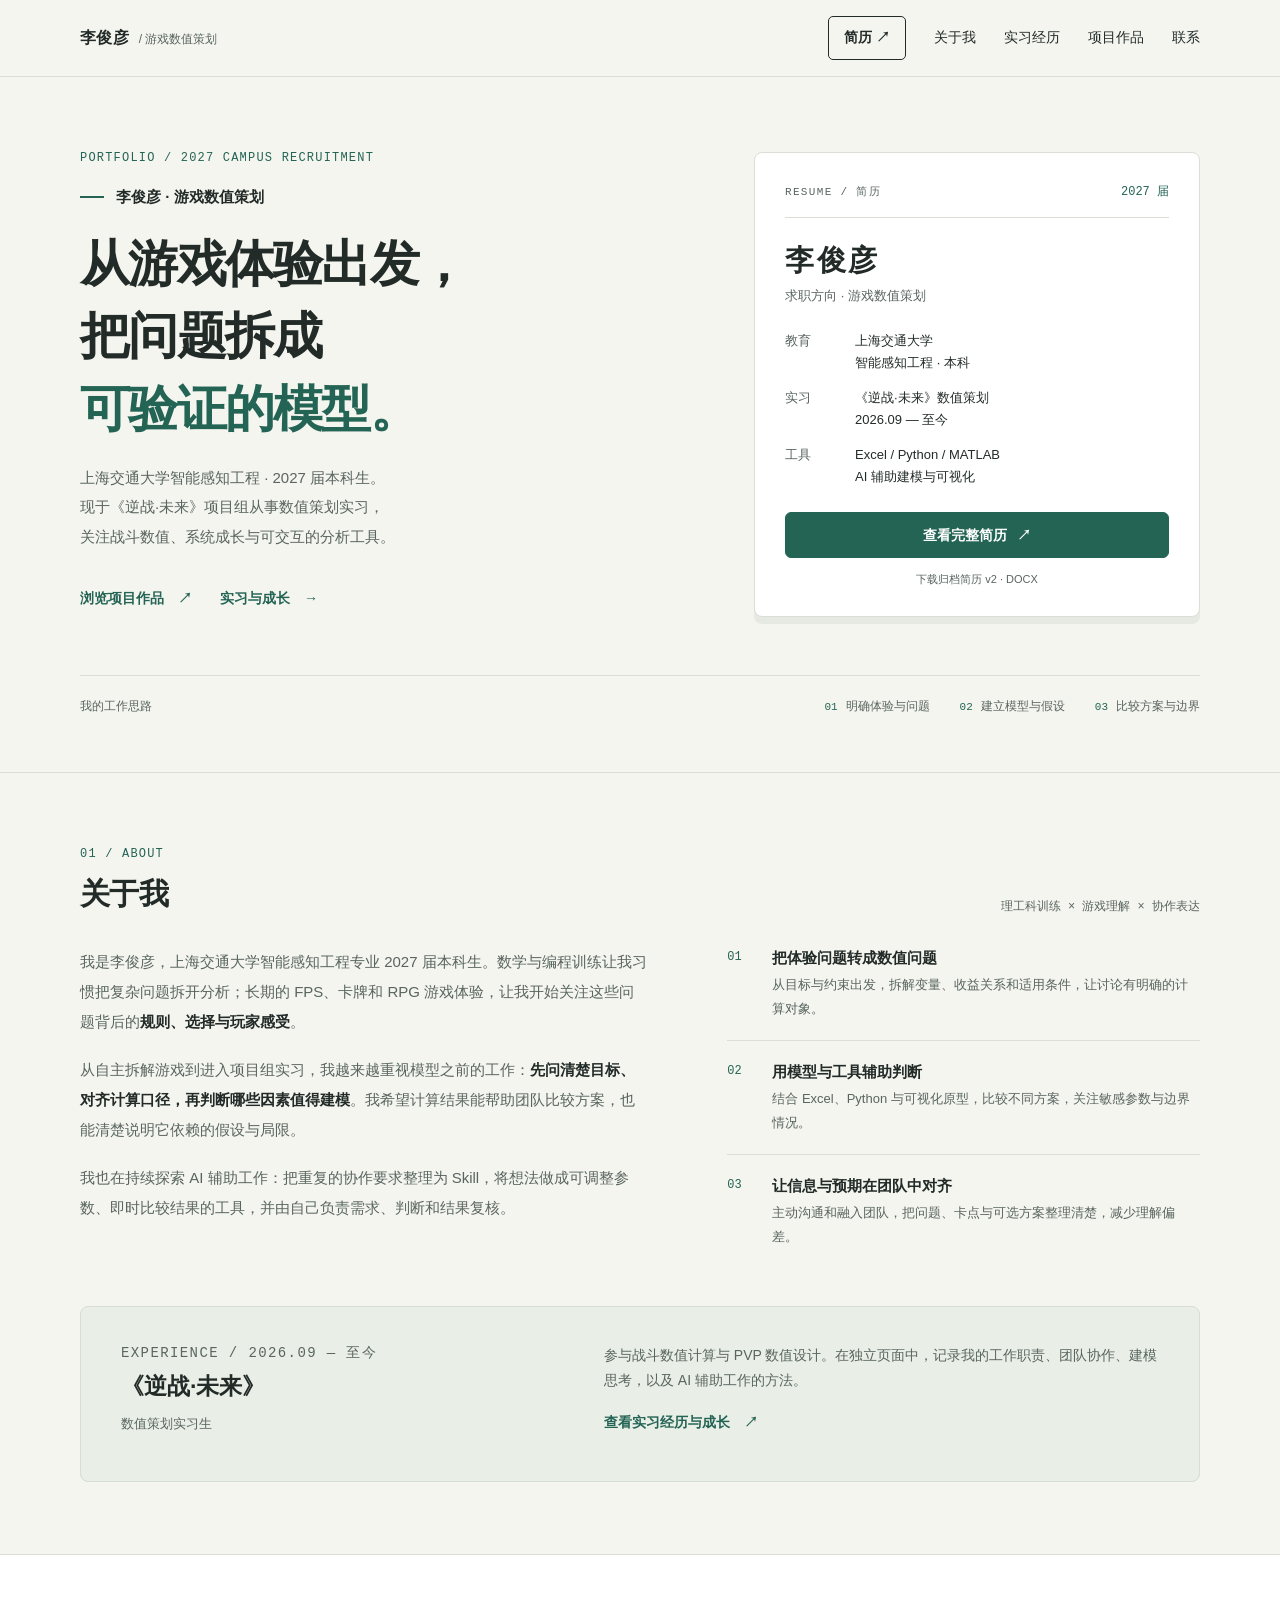
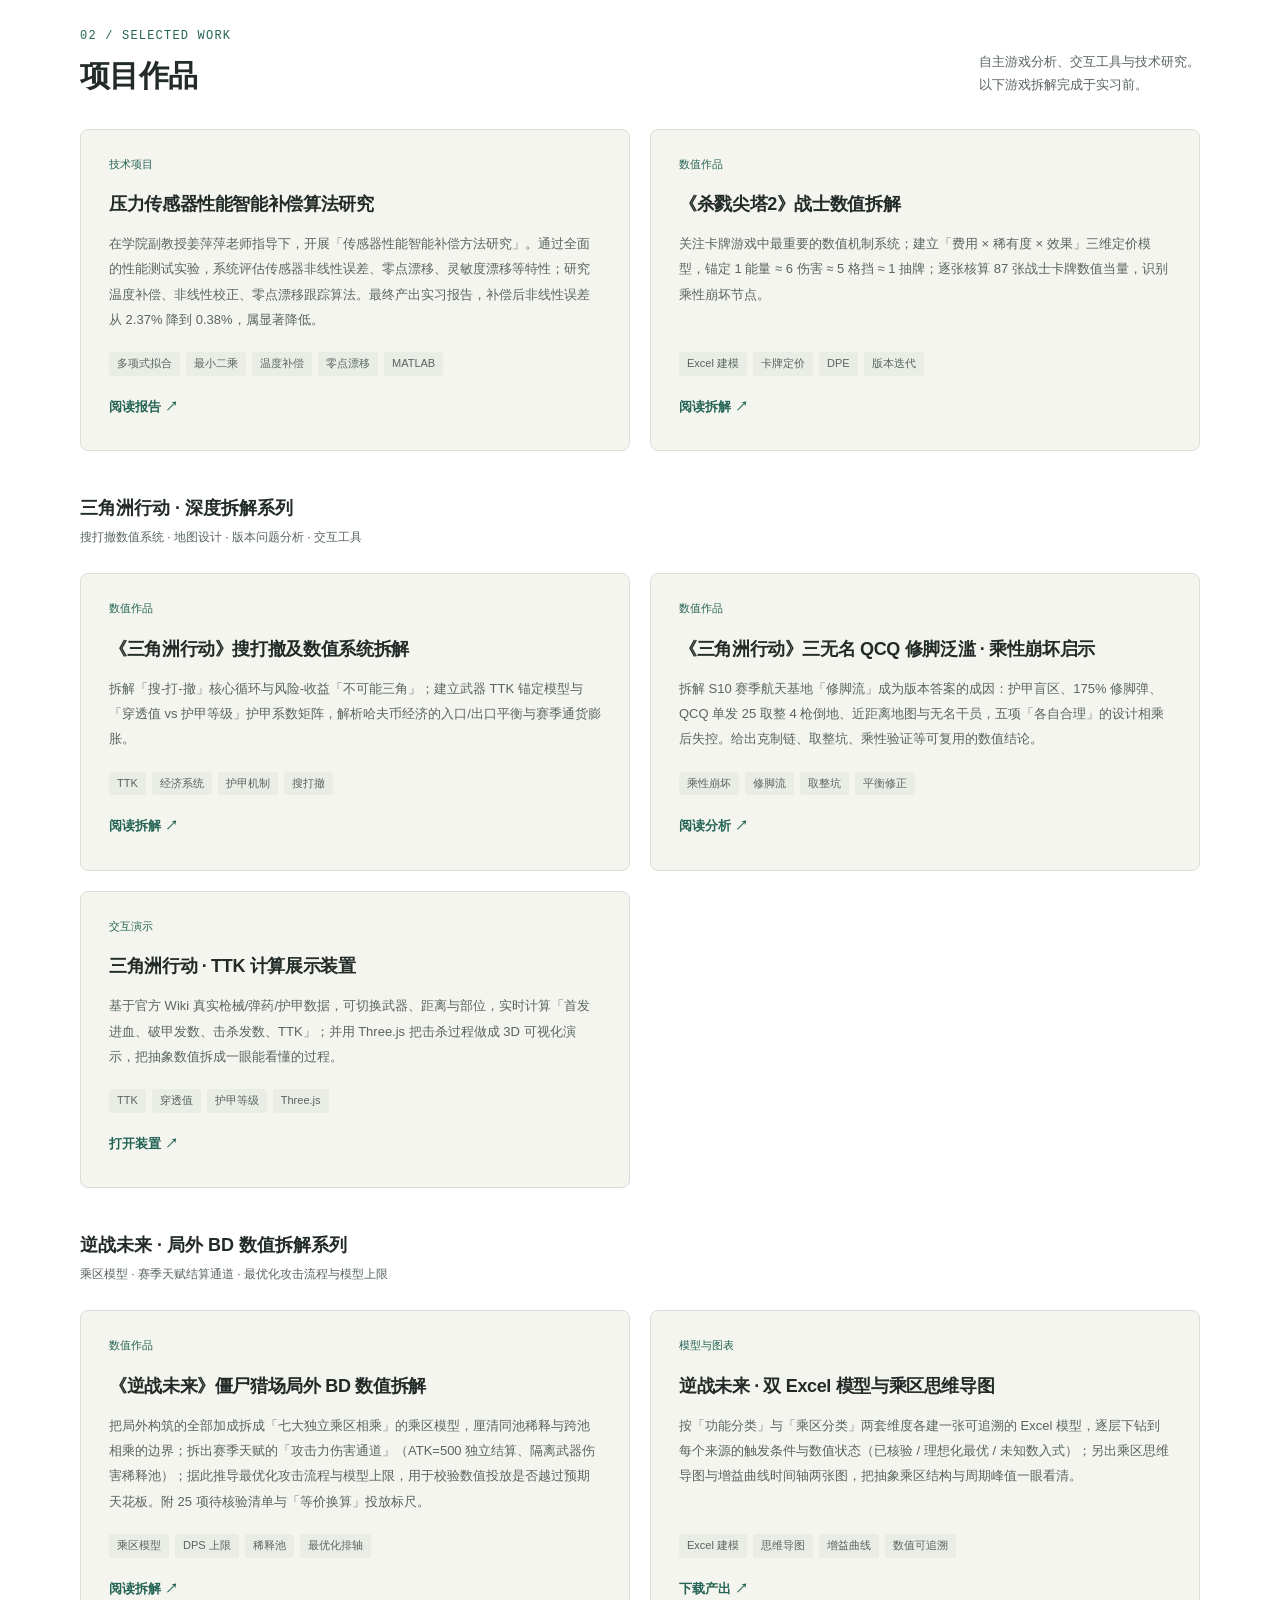
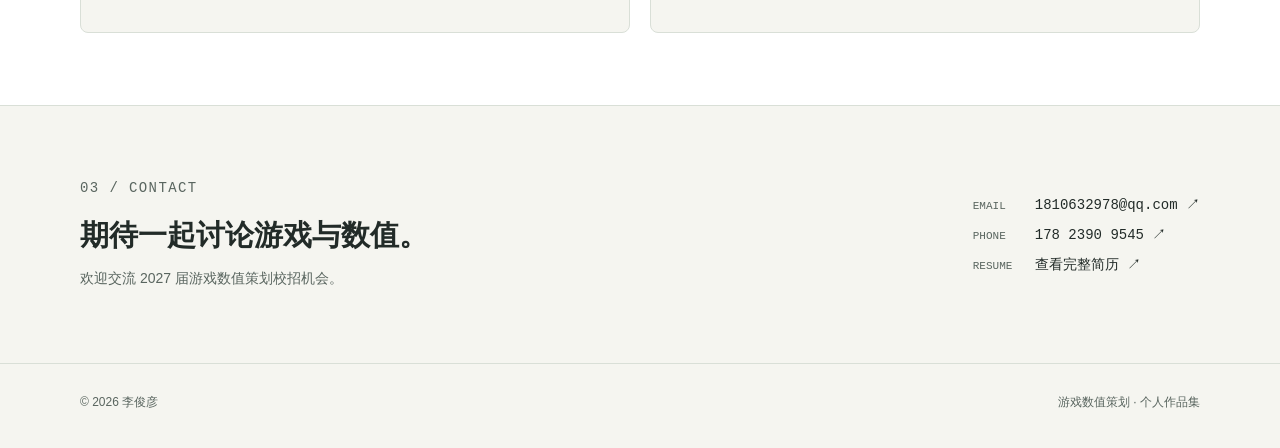
<file: index.html>
<!DOCTYPE html>
<html lang="zh-CN">
<head>
  <meta charset="UTF-8">
  <meta name="viewport" content="width=device-width,initial-scale=1">
  <meta name="description" content="李俊彦，上海交通大学智能感知工程2027届本科生，游戏数值策划候选人。个人简历、项目作品与实习成长。">
  <meta name="theme-color" content="#f5f5f0">
  <title>李俊彦 · 游戏数值策划</title>
  <link rel="icon" href="assets/avatar.svg" type="image/svg+xml">
  <link rel="stylesheet" href="assets/portfolio.css">
  <link rel="stylesheet" href="assets/home.css">
</head>
<body class="home-page">
  <a class="skip-link" href="#main">跳转到正文</a>
  <header class="site-header">
    <div class="container nav-inner">
      <a class="brand" href="#home">李俊彦<span> / 游戏数值策划</span></a>
      <nav aria-label="主导航">
        <a class="nav-resume" href="resume.html">简历 ↗</a>
        <a href="#about">关于我</a>
        <a href="internship.html">实习经历</a>
        <a href="#projects">项目作品</a>
        <a class="nav-home-contact" href="#contact">联系</a>
      </nav>
    </div>
  </header>
  <main id="main">
    <section class="home-hero" id="home">
      <div class="container">
        <div class="hero-grid">
          <div>
            <p class="eyebrow">PORTFOLIO / 2027 CAMPUS RECRUITMENT</p>
            <p class="hero-role"><span aria-hidden="true"></span>李俊彦 · 游戏数值策划</p>
            <h1 class="hero-heading">从游戏体验出发，<br>把问题拆成<br><em>可验证的模型。</em></h1>
            <p class="hero-intro">上海交通大学智能感知工程 · 2027 届本科生。<br>现于《逆战·未来》项目组从事数值策划实习，<br>关注战斗数值、系统成长与可交互的分析工具。</p>
            <div class="hero-links">
              <a class="text-link" href="#projects">浏览项目作品 <span aria-hidden="true">↗</span></a>
              <a class="text-link" href="internship.html">实习与成长 <span aria-hidden="true">→</span></a>
            </div>
          </div>
          <aside class="resume-card" id="resume" aria-labelledby="resume-name">
            <div class="resume-top"><span>RESUME / 简历</span><b>2027 届</b></div>
            <h2 id="resume-name">李俊彦</h2>
            <p>求职方向 · 游戏数值策划</p>
            <dl class="resume-facts">
              <div><dt>教育</dt><dd>上海交通大学<br>智能感知工程 · 本科</dd></div>
              <div><dt>实习</dt><dd>《逆战·未来》数值策划<br>2026.09 — 至今</dd></div>
              <div><dt>工具</dt><dd>Excel / Python / MATLAB<br>AI 辅助建模与可视化</dd></div>
            </dl>
            <a class="button" href="resume.html">查看完整简历 <span aria-hidden="true">↗</span></a>
            <a class="resume-download" href="简历_李俊彦_v2.docx" download>下载归档简历 v2 · DOCX</a>
          </aside>
        </div>
        <div class="method-strip">
          <span>我的工作思路</span>
          <p><span><i>01</i>明确体验与问题</span><span><i>02</i>建立模型与假设</span><span><i>03</i>比较方案与边界</span></p>
        </div>
      </div>
    </section>
    <section class="page-section" id="about">
      <div class="container">
        <div class="section-heading">
          <div><p class="eyebrow">01 / ABOUT</p><h2>关于我</h2></div>
          <span class="section-kicker">理工科训练 × 游戏理解 × 协作表达</span>
        </div>
        <div class="about-layout">
          <div class="about-copy">
            <p>我是李俊彦，上海交通大学智能感知工程专业 2027 届本科生。数学与编程训练让我习惯把复杂问题拆开分析；长期的 FPS、卡牌和 RPG 游戏体验，让我开始关注这些问题背后的<strong>规则、选择与玩家感受</strong>。</p>
            <p>从自主拆解游戏到进入项目组实习，我越来越重视模型之前的工作：<strong>先问清楚目标、对齐计算口径，再判断哪些因素值得建模</strong>。我希望计算结果能帮助团队比较方案，也能清楚说明它依赖的假设与局限。</p>
            <p>我也在持续探索 AI 辅助工作：把重复的协作要求整理为 Skill，将想法做成可调整参数、即时比较结果的工具，并由自己负责需求、判断和结果复核。</p>
          </div>
          <div class="ability-list">
            <div class="ability-row"><span>01</span><div><h3>把体验问题转成数值问题</h3><p>从目标与约束出发，拆解变量、收益关系和适用条件，让讨论有明确的计算对象。</p></div></div>
            <div class="ability-row"><span>02</span><div><h3>用模型与工具辅助判断</h3><p>结合 Excel、Python 与可视化原型，比较不同方案，关注敏感参数与边界情况。</p></div></div>
            <div class="ability-row"><span>03</span><div><h3>让信息与预期在团队中对齐</h3><p>主动沟通和融入团队，把问题、卡点与可选方案整理清楚，减少理解偏差。</p></div></div>
          </div>
        </div>
        <article class="internship-entry">
          <div><p class="eyebrow">EXPERIENCE / 2026.09 — 至今</p><h3>《逆战·未来》</h3><p class="role-line">数值策划实习生</p></div>
          <div><p>参与战斗数值计算与 PVP 数值设计。在独立页面中，记录我的工作职责、团队协作、建模思考，以及 AI 辅助工作的方法。</p><a class="text-link" href="internship.html">查看实习经历与成长 <span aria-hidden="true">↗</span></a></div>
        </article>
      </div>
    </section>
    <section class="page-section project-section" id="projects">
      <div class="container">
        <div class="section-heading">
          <div><p class="eyebrow">02 / SELECTED WORK</p><h2>项目作品</h2></div>
          <p>自主游戏分析、交互工具与技术研究。<br>以下游戏拆解完成于实习前。</p>
        </div>
      <div class="projects">
        <article class="card">
          <div class="card__tag card__tag--tech">技术项目</div>
          <h3>压力传感器性能智能补偿算法研究</h3>
          <p class="card__desc">在学院副教授姜萍萍老师指导下，开展「传感器性能智能补偿方法研究」。通过全面的性能测试实验，系统评估传感器非线性误差、零点漂移、灵敏度漂移等特性；研究温度补偿、非线性校正、零点漂移跟踪算法。最终产出实习报告，补偿后非线性误差从 2.37% 降到 0.38%，属显著降低。</p>
          <div class="card__stack">
            <span>多项式拟合</span><span>最小二乘</span><span>温度补偿</span><span>零点漂移</span><span>MATLAB</span>
          </div>
          <div class="card__links">
            <a href="lab_report.html">阅读报告 ↗</a>
          </div>
        </article>

        <article class="card card--highlight">
          <div class="card__tag card__tag--design">数值作品</div>
          <h3>《杀戮尖塔2》战士数值拆解</h3>
          <p class="card__desc">关注卡牌游戏中最重要的数值机制系统；建立「费用 × 稀有度 × 效果」三维定价模型，锚定 1 能量 ≈ 6 伤害 ≈ 5 格挡 ≈ 1 抽牌；逐张核算 87 张战士卡牌数值当量，识别乘性崩坏节点。</p>
          <div class="card__stack">
            <span>Excel 建模</span><span>卡牌定价</span><span>DPE</span><span>版本迭代</span>
          </div>
          <div class="card__links">
            <a href="sts2.html">阅读拆解 ↗</a>
          </div>
        </article>

        <div class="projects__group">
          <h3>三角洲行动 · 深度拆解系列</h3>
          <p>搜打撤数值系统 · 地图设计 · 版本问题分析 · 交互工具</p>
        </div>

        <article class="card card--highlight">
          <div class="card__tag card__tag--design">数值作品</div>
          <h3>《三角洲行动》搜打撤及数值系统拆解</h3>
          <p class="card__desc">拆解「搜-打-撤」核心循环与风险-收益「不可能三角」；建立武器 TTK 锚定模型与「穿透值 vs 护甲等级」护甲系数矩阵，解析哈夫币经济的入口/出口平衡与赛季通货膨胀。</p>
          <div class="card__stack">
            <span>TTK</span><span>经济系统</span><span>护甲机制</span><span>搜打撤</span>
          </div>
          <div class="card__links">
            <a href="deltaforce.html">阅读拆解 ↗</a>
          </div>
        </article>

        <article class="card card--highlight">
          <div class="card__tag card__tag--design">数值作品</div>
          <h3>《三角洲行动》三无名 QCQ 修脚泛滥 · 乘性崩坏启示</h3>
          <p class="card__desc">拆解 S10 赛季航天基地「修脚流」成为版本答案的成因：护甲盲区、175% 修脚弹、QCQ 单发 25 取整 4 枪倒地、近距离地图与无名干员，五项「各自合理」的设计相乘后失控。给出克制链、取整坑、乘性验证等可复用的数值结论。</p>
          <div class="card__stack">
            <span>乘性崩坏</span><span>修脚流</span><span>取整坑</span><span>平衡修正</span>
          </div>
          <div class="card__links">
            <a href="xiujiao.html">阅读分析 ↗</a>
          </div>
        </article>

        <article class="card">
          <div class="card__tag card__tag--tech">交互演示</div>
          <h3>三角洲行动 · TTK 计算展示装置</h3>
          <p class="card__desc">基于官方 Wiki 真实枪械/弹药/护甲数据，可切换武器、距离与部位，实时计算「首发进血、破甲发数、击杀发数、TTK」；并用 Three.js 把击杀过程做成 3D 可视化演示，把抽象数值拆成一眼能看懂的过程。</p>
          <div class="card__stack">
            <span>TTK</span><span>穿透值</span><span>护甲等级</span><span>Three.js</span>
          </div>
          <div class="card__links">
            <a href="ttk.html">打开装置 ↗</a>
          </div>
        </article>

        <div class="projects__group">
          <h3>逆战未来 · 局外 BD 数值拆解系列</h3>
          <p>乘区模型 · 赛季天赋结算通道 · 最优化攻击流程与模型上限</p>
        </div>

        <article class="card card--highlight">
          <div class="card__tag card__tag--design">数值作品</div>
          <h3>《逆战未来》僵尸猎场局外 BD 数值拆解</h3>
          <p class="card__desc">把局外构筑的全部加成拆成「七大独立乘区相乘」的乘区模型，厘清同池稀释与跨池相乘的边界；拆出赛季天赋的「攻击力伤害通道」（ATK=500 独立结算、隔离武器伤害稀释池）；据此推导最优化攻击流程与模型上限，用于校验数值投放是否越过预期天花板。附 25 项待核验清单与「等价换算」投放标尺。</p>
          <div class="card__stack">
            <span>乘区模型</span><span>DPS 上限</span><span>稀释池</span><span>最优化排轴</span>
          </div>
          <div class="card__links">
            <a href="nzm.html">阅读拆解 ↗</a>
          </div>
        </article>

        <article class="card">
          <div class="card__tag card__tag--tech">模型与图表</div>
          <h3>逆战未来 · 双 Excel 模型与乘区思维导图</h3>
          <p class="card__desc">按「功能分类」与「乘区分类」两套维度各建一张可追溯的 Excel 模型，逐层下钻到每个来源的触发条件与数值状态（已核验 / 理想化最优 / 未知数入式）；另出乘区思维导图与增益曲线时间轴两张图，把抽象乘区结构与周期峰值一眼看清。</p>
          <div class="card__stack">
            <span>Excel 建模</span><span>思维导图</span><span>增益曲线</span><span>数值可追溯</span>
          </div>
          <div class="card__links">
            <a href="nzm.html#assets">下载产出 ↗</a>
          </div>
        </article>
      </div>

      </div>
    </section>
    <section class="page-section" id="contact">
      <div class="container contact-layout">
        <div><p class="eyebrow">03 / CONTACT</p><h2>期待一起讨论游戏与数值。</h2><p>欢迎交流 2027 届游戏数值策划校招机会。</p></div>
        <div class="contact-links">
          <a href="mailto:1810632978@qq.com"><span>EMAIL</span>1810632978@qq.com ↗</a>
          <a href="tel:17823909545"><span>PHONE</span>178 2390 9545 ↗</a>
          <a href="resume.html"><span>RESUME</span>查看完整简历 ↗</a>
        </div>
      </div>
    </section>
  </main>
  <footer class="site-footer"><div class="container"><p>© <span data-year>2026</span> 李俊彦</p><p>游戏数值策划 · 个人作品集</p></div></footer>
  <script src="assets/portfolio.js"></script>
</body>
</html>
</file>
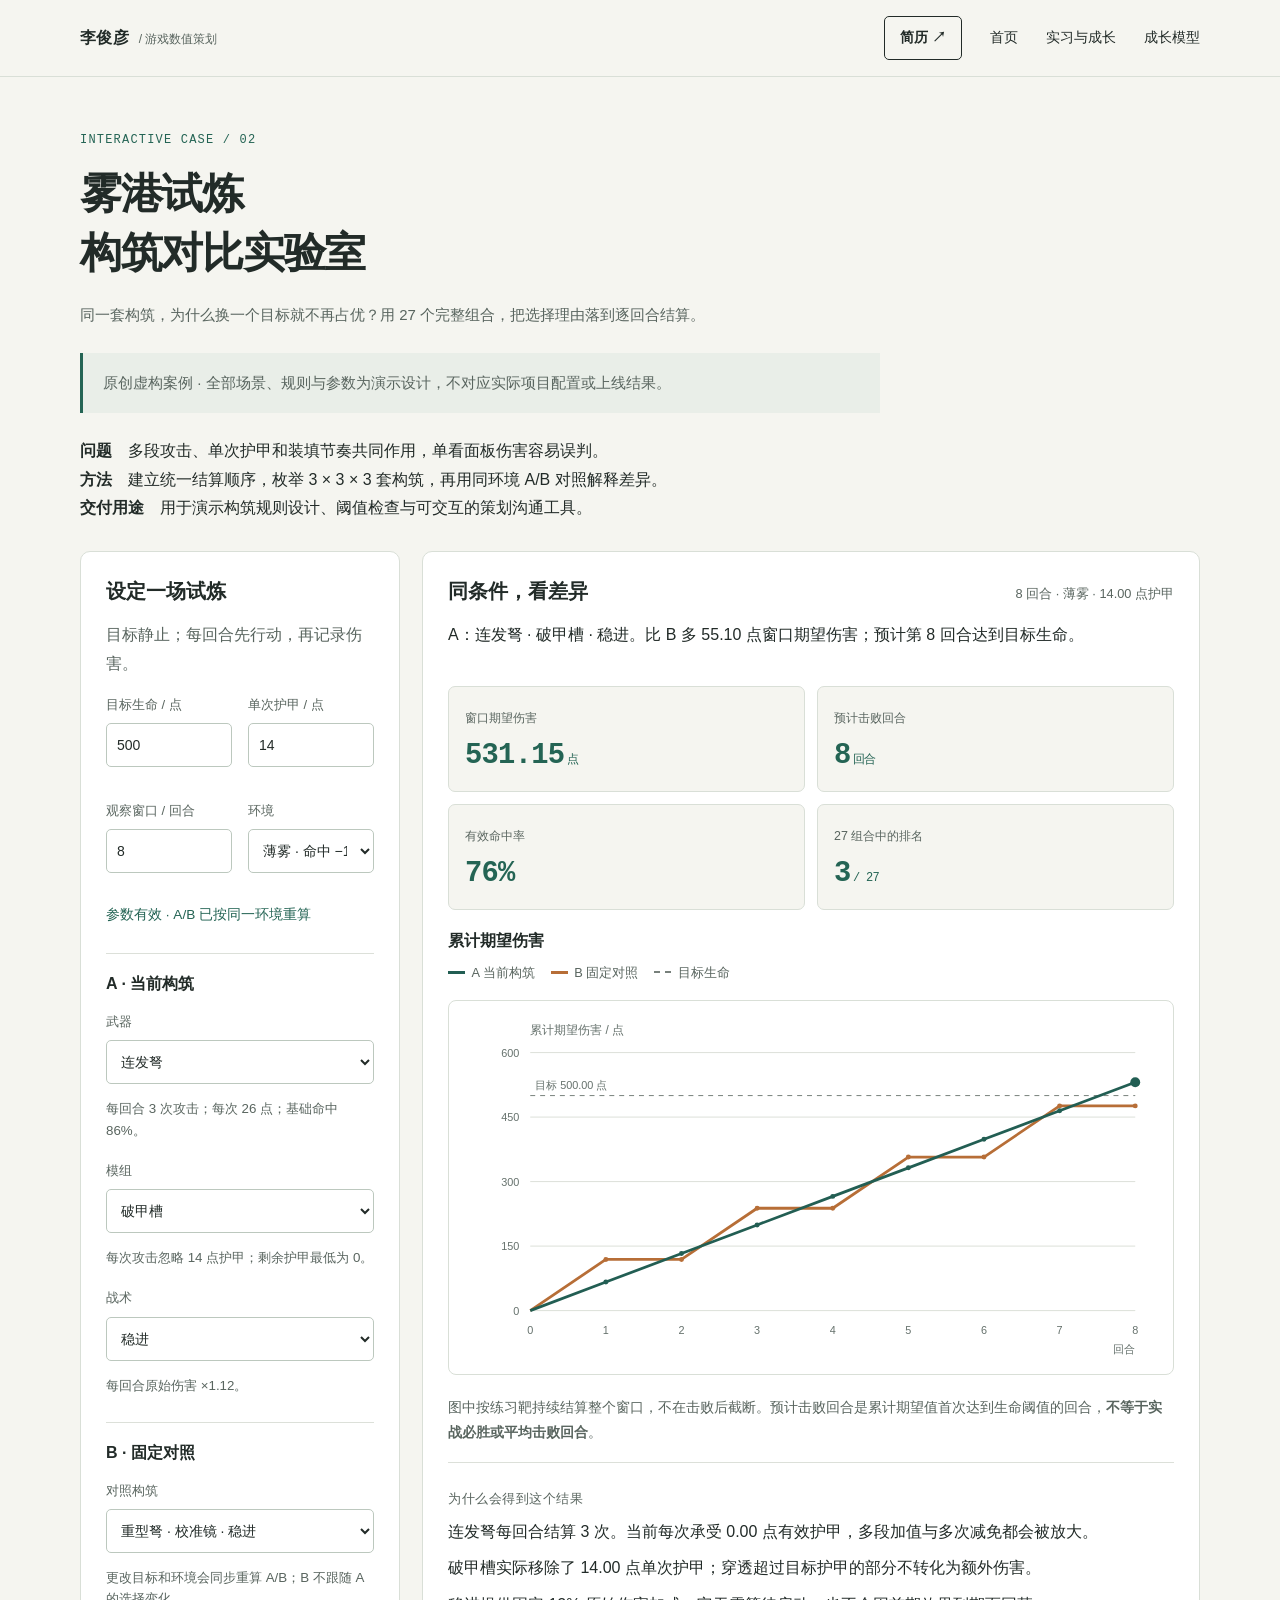
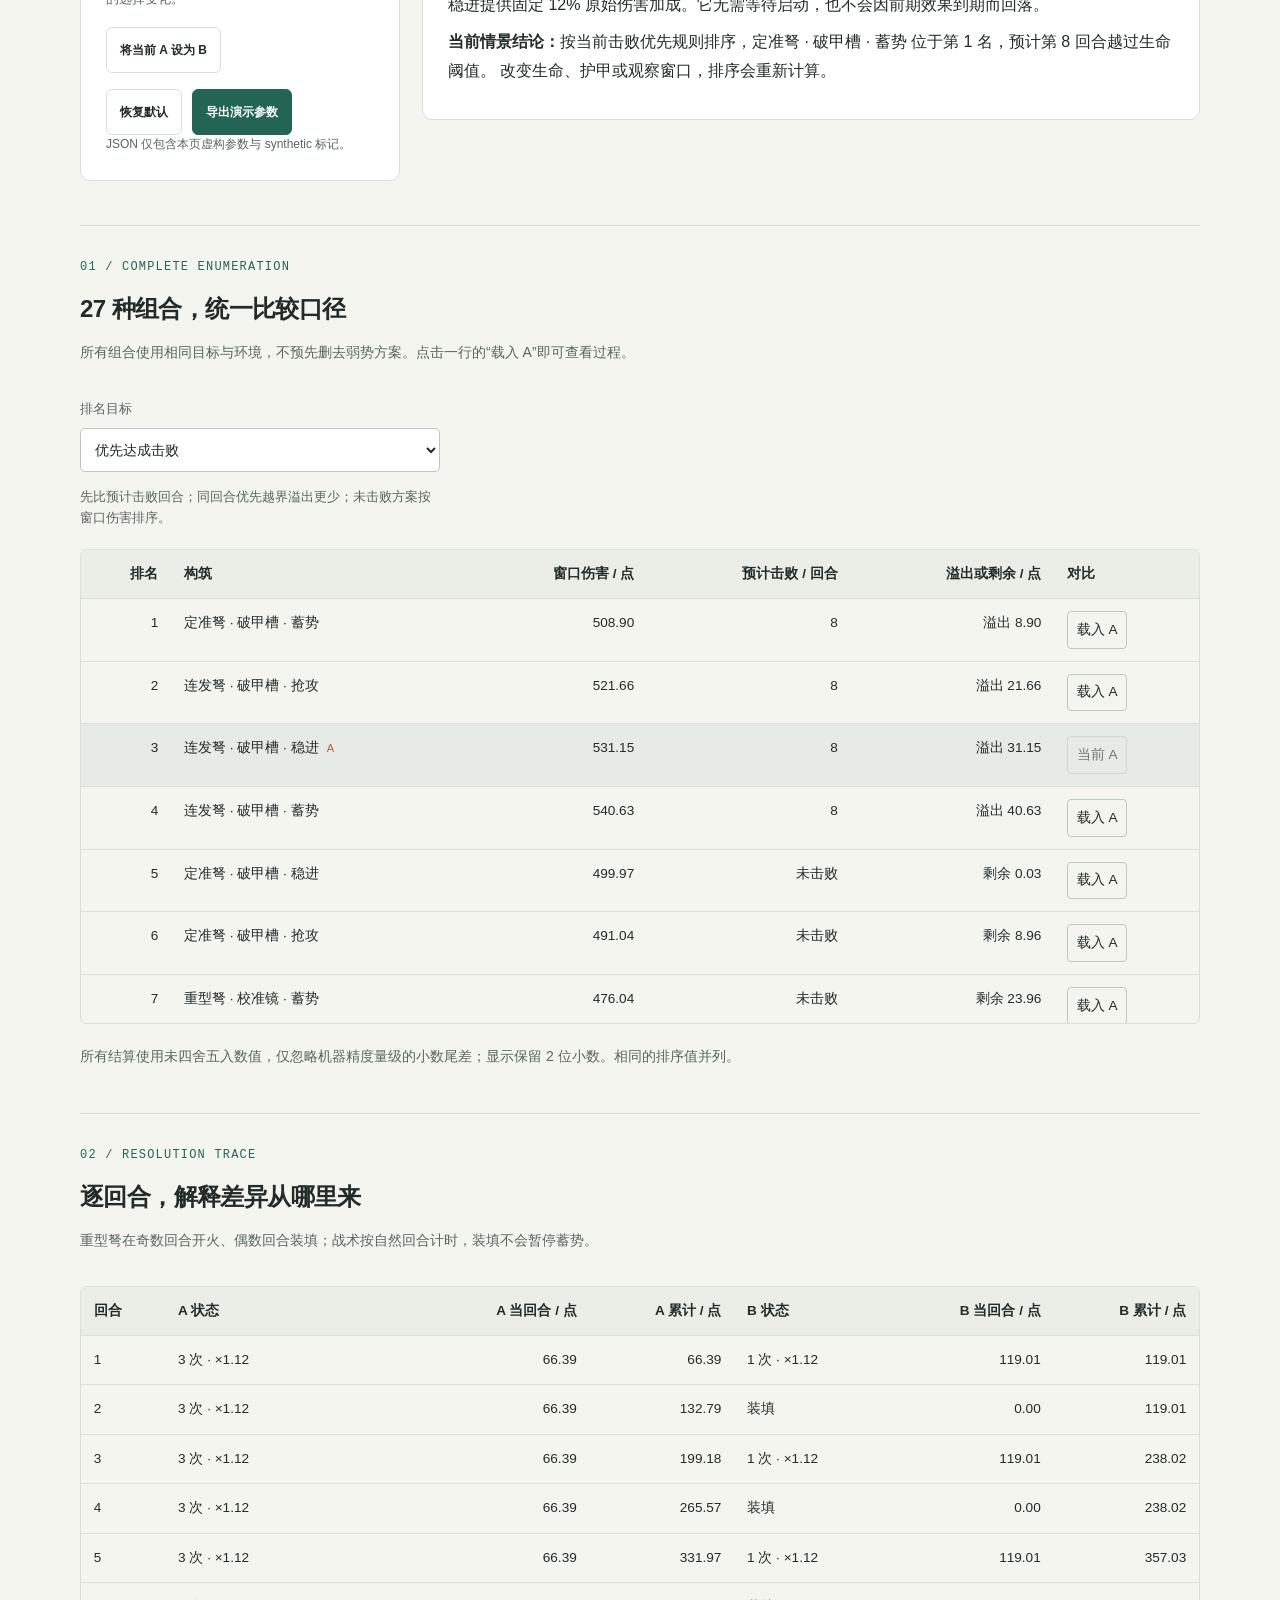
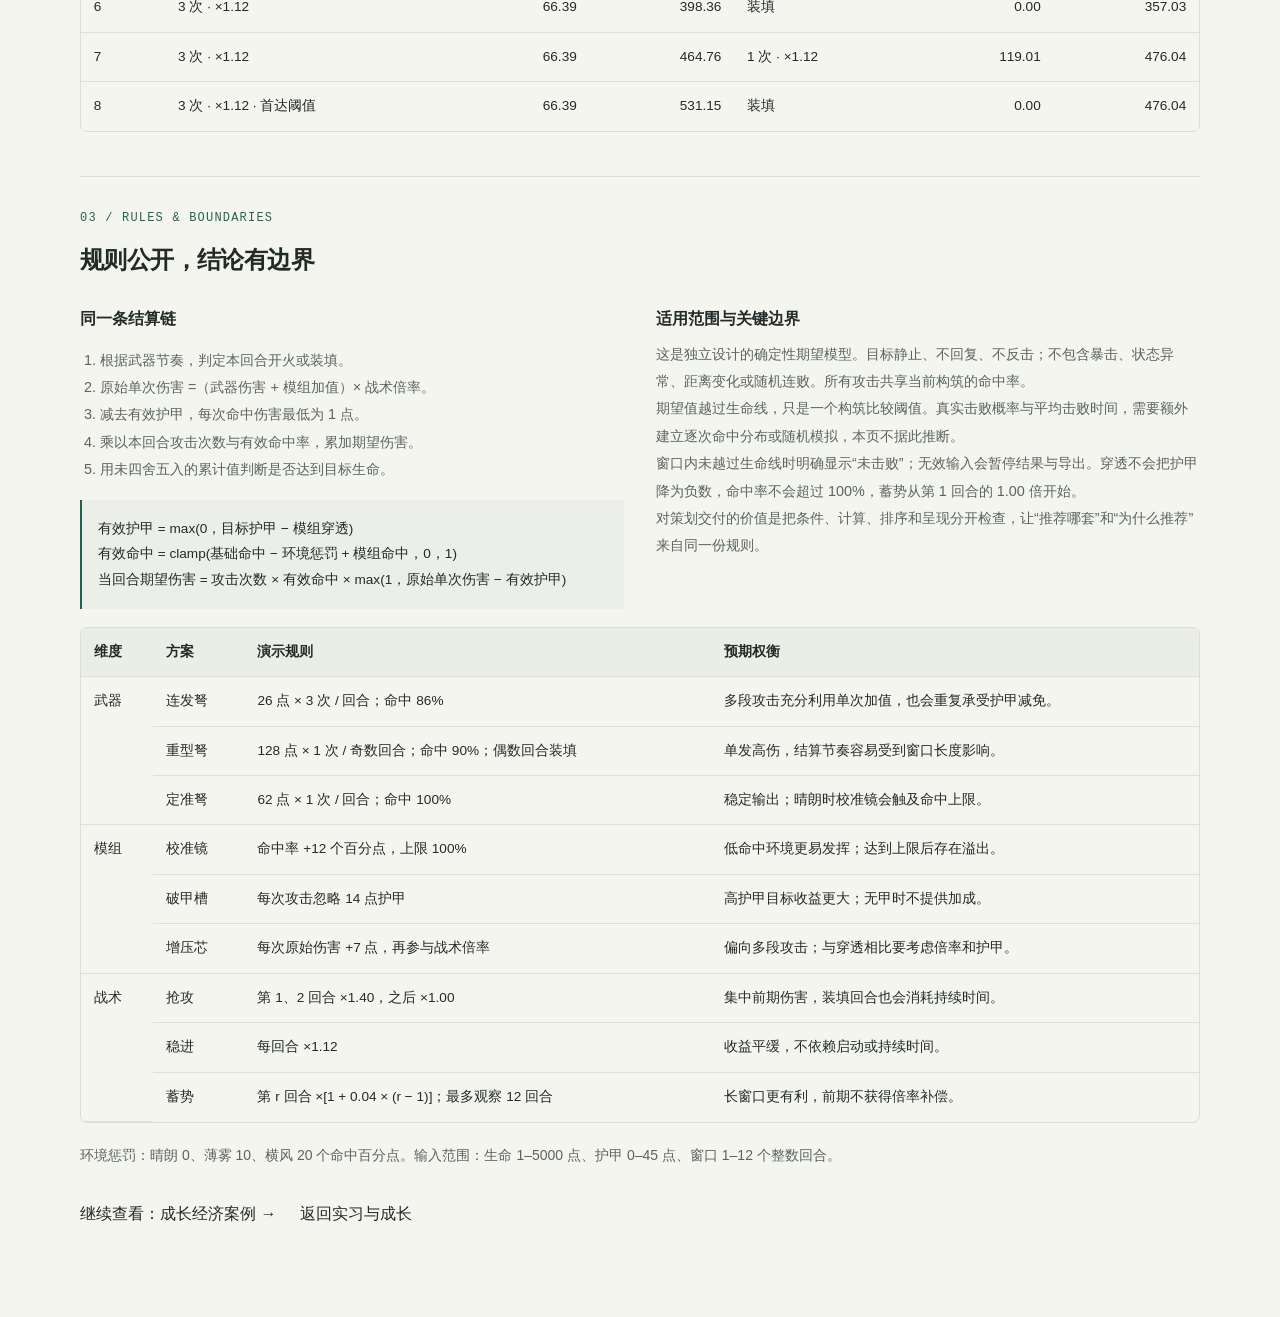
<file: build-lab.html>
<!doctype html>
<html lang="zh-CN">
<head>
  <meta charset="utf-8">
  <meta name="viewport" content="width=device-width,initial-scale=1">
  <meta name="description" content="原创虚构战术构筑案例：枚举 27 套方案，通过逐回合期望伤害、边界判定与 A/B 对比解释构筑选择。">
  <meta name="theme-color" content="#f7f5ef">
  <title>雾港试炼 · 构筑对比实验室 — 李俊彦</title>
  <link rel="stylesheet" href="assets/portfolio.css">
  <link rel="stylesheet" href="assets/case.css">
  <script src="assets/portfolio.js" defer></script>
  <script src="assets/build-demo.js" defer></script>
  <style>
    .build-lab .case-grid{align-items:start}.build-lab .field{margin-bottom:1.1rem}.build-lab select,.build-lab input{width:100%;min-height:44px}.build-lab .field small{display:block;line-height:1.6;margin-top:.45rem;color:var(--muted,#65716c)}.build-lab .field-row{display:grid;grid-template-columns:1fr 1fr;gap:1rem}.build-lab .control-panel h2{margin-top:0}.build-lab .subheading{margin:1.6rem 0 .9rem;padding-top:1.2rem;border-top:1px solid var(--line,#dce0d9);font-size:1rem}.build-lab .action-row{display:flex;flex-wrap:wrap;gap:.6rem;margin-top:1rem}.build-lab .metric strong{display:block;font-size:clamp(1.25rem,2.3vw,1.8rem);line-height:1.3;margin-top:.35rem;letter-spacing:-.025em}.build-lab .metric span{font-size:.78rem;color:var(--muted,#65716c)}.build-lab .metric em{font-size:.75rem;font-style:normal;font-weight:400;margin-left:.2em}.build-lab .result-heading{display:flex;align-items:baseline;justify-content:space-between;gap:1rem;flex-wrap:wrap}.build-lab .result-heading h2{margin:0}.build-lab .result-heading .muted{font-size:.8rem}.build-lab .compare-summary{padding:1rem 0;margin:0;line-height:1.8}.build-lab .chart-wrap{margin-top:1rem}.build-lab .chart-wrap svg{display:block;width:100%;height:auto;min-width:0}.build-lab .legend{display:flex;gap:1rem;flex-wrap:wrap;font-size:.8rem}.build-lab .legend span{display:inline-flex;align-items:center;gap:.4rem}.build-lab .key{display:inline-block;width:17px;height:3px;background:#225e53}.build-lab .key-b{background:#b76e37}.build-lab .key-target{height:0;background:none;border-top:2px dashed #77807b}.build-lab .comparison-note{margin-top:1rem;font-size:.88rem;line-height:1.8}.build-lab .reason-box{border-top:1px solid var(--line,#dce0d9);margin-top:1rem;padding-top:1rem;line-height:1.8}.build-lab .reason-box p{margin:.5rem 0}.build-lab .table-wrap{overflow:auto;max-width:100%}.build-lab table{border-collapse:collapse;width:100%;font-size:.85rem}.build-lab th,.build-lab td{padding:.75rem .8rem;text-align:left;vertical-align:top;border-bottom:1px solid var(--line,#dce0d9)}.build-lab th{font-weight:600;white-space:nowrap}.build-lab td.num,.build-lab th.num{text-align:right;font-variant-numeric:tabular-nums;white-space:nowrap}.build-lab #ranking-table{min-width:690px}.build-lab #round-table{min-width:560px}.build-lab .rank-scroll{max-height:475px;border-top:1px solid var(--line,#dce0d9);border-bottom:1px solid var(--line,#dce0d9)}.build-lab .rank-scroll thead{position:sticky;top:0;z-index:1;background:var(--paper,#f8f7f2)}.build-lab tr.is-current{background:rgba(34,94,83,.065)}.build-lab .table-action{font:inherit;cursor:pointer;padding:.35rem .55rem;white-space:nowrap;background:transparent;border:1px solid var(--line,#bdc9c2);border-radius:4px;color:inherit}.build-lab .table-action:hover{border-color:#225e53;color:#225e53}.build-lab .table-action:disabled{cursor:default;opacity:.6}.build-lab .rule-grid{display:grid;grid-template-columns:1fr 1fr;gap:2rem}.build-lab .rule-grid h3{font-size:1rem;margin-top:0}.build-lab .rule-grid p,.build-lab .rule-grid li{font-size:.9rem;line-height:1.9}.build-lab .rule-grid ol{padding-left:1.25rem}.build-lab .formula{padding:1rem;background:rgba(34,94,83,.045);border-left:2px solid #225e53;font-size:.85rem;line-height:1.9}.build-lab .rule-table{margin-top:1.1rem}.build-lab .status{min-height:1.4rem;font-size:.85rem}.build-lab .status[data-kind=error]{color:#9d3b2f}.build-lab .field [aria-invalid=true]{border-color:#9d3b2f}.build-lab .export-note{font-size:.75rem;line-height:1.6;margin-bottom:0}.build-lab .section-heading p{margin-bottom:1rem}.build-lab .case-links{display:flex;gap:1.5rem;flex-wrap:wrap;margin:2rem 0 1rem}.build-lab .tag-mini{font-size:.7rem;display:inline-block;margin-left:.5rem;color:var(--accent,#225e53)}.build-lab .small-label{font-size:.8rem;letter-spacing:.04em;color:var(--muted,#65716c)}.build-lab .comparison-heading{margin:1.3rem 0 .5rem;font-size:1rem}.build-lab .result-panel[aria-busy=true]{opacity:.5}.build-lab .case-section{scroll-margin-top:5rem}
    @media(max-width:760px){.build-lab .rule-grid{grid-template-columns:1fr;gap:1rem}.build-lab .field-row{gap:.7rem}.build-lab .metric-grid{grid-template-columns:1fr 1fr}.build-lab th,.build-lab td{padding:.65rem}.build-lab .action-row .button{flex:1}.build-lab .result-heading{gap:.4rem}}
    @media(prefers-reduced-motion:reduce){.build-lab *{scroll-behavior:auto!important}}
  </style>
</head>
<body>
  <a class="skip-link" href="#main">跳转到正文</a>
  <header class="site-header">
    <div class="container nav-inner">
      <a class="brand" href="index.html">李俊彦<span> / 游戏数值策划</span></a>
      <nav aria-label="主导航">
        <a class="nav-resume" href="resume.html">简历 ↗</a>
        <a href="index.html">首页</a>
        <a href="internship.html">实习与成长</a>
        <a href="growth-lab.html">成长模型</a>
      </nav>
    </div>
  </header>
  <main id="main" class="container case-main build-lab">
    <section class="case-intro" aria-labelledby="case-title">
      <p class="eyebrow">INTERACTIVE CASE / 02</p>
      <h1 id="case-title">雾港试炼<br>构筑对比实验室</h1>
      <p class="lead">同一套构筑，为什么换一个目标就不再占优？用 27 个完整组合，把选择理由落到逐回合结算。</p>
      <p class="notice">原创虚构案例 · 全部场景、规则与参数为演示设计，不对应实际项目配置或上线结果。</p>
      <div class="case-brief">
        <p><strong>问题</strong>　多段攻击、单次护甲和装填节奏共同作用，单看面板伤害容易误判。</p>
        <p><strong>方法</strong>　建立统一结算顺序，枚举 3 × 3 × 3 套构筑，再用同环境 A/B 对照解释差异。</p>
        <p><strong>交付用途</strong>　用于演示构筑规则设计、阈值检查与可交互的策划沟通工具。</p>
      </div>
    </section>

    <noscript><p class="notice">交互推演需要启用 JavaScript。页面下方仍可阅读完整规则与模型边界。</p></noscript>

    <section class="case-grid" aria-label="构筑交互推演">
      <form class="control-panel" id="build-form" novalidate>
        <h2>设定一场试炼</h2>
        <p class="muted">目标静止；每回合先行动，再记录伤害。</p>
        <div class="field-row">
          <div class="field">
            <label for="target-hp">目标生命 / 点</label>
            <input id="target-hp" name="targetHp" type="number" min="1" max="5000" step="1" value="500" inputmode="decimal" aria-describedby="input-status">
          </div>
          <div class="field">
            <label for="armor">单次护甲 / 点</label>
            <input id="armor" name="armor" type="number" min="0" max="45" step="1" value="14" inputmode="decimal" aria-describedby="input-status">
          </div>
        </div>
        <div class="field-row">
          <div class="field">
            <label for="rounds">观察窗口 / 回合</label>
            <input id="rounds" name="rounds" type="number" min="1" max="12" step="1" value="8" inputmode="numeric" aria-describedby="input-status">
          </div>
          <div class="field">
            <label for="weather">环境</label>
            <select id="weather" name="weather">
              <option value="clear">晴朗 · 命中不变</option>
              <option value="mist" selected>薄雾 · 命中 −10 点</option>
              <option value="gust">横风 · 命中 −20 点</option>
            </select>
          </div>
        </div>
        <p class="status" id="input-status" aria-live="polite"></p>

        <h3 class="subheading">A · 当前构筑</h3>
        <div class="field">
          <label for="weapon">武器</label>
          <select id="weapon" name="weapon">
            <option value="burst" selected>连发弩</option>
            <option value="heavy">重型弩</option>
            <option value="precise">定准弩</option>
          </select>
          <small id="weapon-detail">每回合 3 次攻击；每次 26 点；基础命中 86%。</small>
        </div>
        <div class="field">
          <label for="module">模组</label>
          <select id="module" name="module">
            <option value="scope">校准镜</option>
            <option value="pierce" selected>破甲槽</option>
            <option value="boost">增压芯</option>
          </select>
          <small id="module-detail">每次攻击忽略 14 点护甲；剩余护甲最低为 0。</small>
        </div>
        <div class="field">
          <label for="tactic">战术</label>
          <select id="tactic" name="tactic">
            <option value="rush">抢攻</option>
            <option value="steady" selected>稳进</option>
            <option value="ramp">蓄势</option>
          </select>
          <small id="tactic-detail">每回合原始伤害 ×1.12。</small>
        </div>

        <h3 class="subheading">B · 固定对照</h3>
        <div class="field">
          <label for="baseline">对照构筑</label>
          <select id="baseline" name="baseline" aria-describedby="baseline-detail"></select>
          <small id="baseline-detail">更改目标和环境会同步重算 A/B；B 不跟随 A 的选择变化。</small>
        </div>
        <button class="button button-secondary" id="pin-baseline" type="button">将当前 A 设为 B</button>
        <div class="action-row">
          <button class="button button-secondary" id="reset-build" type="button">恢复默认</button>
          <button class="button" id="export-build" type="button">导出演示参数</button>
        </div>
        <p class="muted export-note">JSON 仅包含本页虚构参数与 synthetic 标记。</p>
      </form>

      <div class="result-panel" id="result-panel">
        <div class="result-heading">
          <h2>同条件，看差异</h2>
          <span class="muted" id="scenario-label">8 回合 · 薄雾 · 14 点护甲</span>
        </div>
        <p class="compare-summary" id="result-summary" aria-live="polite">正在建立构筑对照…</p>
        <div class="metric-grid" aria-label="当前构筑结果">
          <div class="metric"><span>窗口期望伤害</span><strong id="metric-damage">—</strong></div>
          <div class="metric"><span>预计击败回合</span><strong id="metric-kill">—</strong></div>
          <div class="metric"><span>有效命中率</span><strong id="metric-accuracy">—</strong></div>
          <div class="metric"><span>27 组合中的排名</span><strong id="metric-rank">—</strong></div>
        </div>

        <h3 class="comparison-heading">累计期望伤害</h3>
        <div class="legend" aria-label="图例">
          <span><i class="key" aria-hidden="true"></i>A 当前构筑</span>
          <span><i class="key key-b" aria-hidden="true"></i>B 固定对照</span>
          <span><i class="key key-target" aria-hidden="true"></i>目标生命</span>
        </div>
        <div class="chart-wrap" id="build-chart"></div>
        <p class="muted comparison-note">图中按练习靶持续结算整个窗口，不在击败后截断。预计击败回合是累计期望值首次达到生命阈值的回合，<strong>不等于实战必胜或平均击败回合</strong>。</p>
        <div class="reason-box" id="build-explanation"></div>
      </div>
    </section>

    <section class="case-section" aria-labelledby="ranking-heading">
      <div class="section-heading">
        <p class="eyebrow">01 / COMPLETE ENUMERATION</p>
        <h2 id="ranking-heading">27 种组合，统一比较口径</h2>
        <p class="muted">所有组合使用相同目标与环境，不预先删去弱势方案。点击一行的“载入 A”即可查看过程。</p>
      </div>
      <div class="field" style="max-width:360px">
        <label for="objective">排名目标</label>
        <select id="objective">
          <option value="defeat" selected>优先达成击败</option>
          <option value="damage">优先窗口伤害</option>
        </select>
        <small id="ranking-method">先比预计击败回合；同回合优先越界溢出更少；未击败方案按窗口伤害排序。</small>
      </div>
      <div class="table-wrap rank-scroll" tabindex="0" aria-label="27 种构筑排名，可滚动">
        <table id="ranking-table">
          <caption class="sr-only">同一环境下的全部构筑排名</caption>
          <thead><tr><th class="num">排名</th><th>构筑</th><th class="num">窗口伤害 / 点</th><th class="num">预计击败 / 回合</th><th class="num">溢出或剩余 / 点</th><th>对比</th></tr></thead>
          <tbody id="ranking-body"></tbody>
        </table>
      </div>
      <p class="muted" id="ranking-note">所有结算使用未四舍五入数值，仅忽略机器精度量级的小数尾差；显示保留 2 位小数。相同的排序值并列。</p>
    </section>

    <section class="case-section" aria-labelledby="round-heading">
      <div class="section-heading">
        <p class="eyebrow">02 / RESOLUTION TRACE</p>
        <h2 id="round-heading">逐回合，解释差异从哪里来</h2>
        <p class="muted">重型弩在奇数回合开火、偶数回合装填；战术按自然回合计时，装填不会暂停蓄势。</p>
      </div>
      <div class="table-wrap" tabindex="0" aria-label="A/B 逐回合结算表，可横向滚动">
        <table id="round-table">
          <caption class="sr-only">A/B 每回合攻击状态、期望伤害与累计伤害</caption>
          <thead><tr><th>回合</th><th>A 状态</th><th class="num">A 当回合 / 点</th><th class="num">A 累计 / 点</th><th>B 状态</th><th class="num">B 当回合 / 点</th><th class="num">B 累计 / 点</th></tr></thead>
          <tbody id="round-body"></tbody>
        </table>
      </div>
    </section>

    <section class="case-section" aria-labelledby="rules-heading">
      <div class="section-heading">
        <p class="eyebrow">03 / RULES &amp; BOUNDARIES</p>
        <h2 id="rules-heading">规则公开，结论有边界</h2>
      </div>
      <div class="rule-grid">
        <div>
          <h3>同一条结算链</h3>
          <ol>
            <li>根据武器节奏，判定本回合开火或装填。</li>
            <li>原始单次伤害 =（武器伤害 + 模组加值）× 战术倍率。</li>
            <li>减去有效护甲，每次命中伤害最低为 1 点。</li>
            <li>乘以本回合攻击次数与有效命中率，累加期望伤害。</li>
            <li>用未四舍五入的累计值判断是否达到目标生命。</li>
          </ol>
          <div class="formula">
            有效护甲 = max(0，目标护甲 − 模组穿透)<br>
            有效命中 = clamp(基础命中 − 环境惩罚 + 模组命中，0，1)<br>
            当回合期望伤害 = 攻击次数 × 有效命中 × max(1，原始单次伤害 − 有效护甲)
          </div>
        </div>
        <div>
          <h3>适用范围与关键边界</h3>
          <p>这是独立设计的确定性期望模型。目标静止、不回复、不反击；不包含暴击、状态异常、距离变化或随机连败。所有攻击共享当前构筑的命中率。</p>
          <p>期望值越过生命线，只是一个构筑比较阈值。真实击败概率与平均击败时间，需要额外建立逐次命中分布或随机模拟，本页不据此推断。</p>
          <p>窗口内未越过生命线时明确显示“未击败”；无效输入会暂停结果与导出。穿透不会把护甲降为负数，命中率不会超过 100%，蓄势从第 1 回合的 1.00 倍开始。</p>
          <p>对策划交付的价值是把条件、计算、排序和呈现分开检查，让“推荐哪套”和“为什么推荐”来自同一份规则。</p>
        </div>
      </div>
      <div class="table-wrap rule-table" tabindex="0" aria-label="完整原创规则，可横向滚动">
        <table>
          <thead><tr><th>维度</th><th>方案</th><th>演示规则</th><th>预期权衡</th></tr></thead>
          <tbody>
            <tr><td rowspan="3">武器</td><td>连发弩</td><td>26 点 × 3 次 / 回合；命中 86%</td><td>多段攻击充分利用单次加值，也会重复承受护甲减免。</td></tr>
            <tr><td>重型弩</td><td>128 点 × 1 次 / 奇数回合；命中 90%；偶数回合装填</td><td>单发高伤，结算节奏容易受到窗口长度影响。</td></tr>
            <tr><td>定准弩</td><td>62 点 × 1 次 / 回合；命中 100%</td><td>稳定输出；晴朗时校准镜会触及命中上限。</td></tr>
            <tr><td rowspan="3">模组</td><td>校准镜</td><td>命中率 +12 个百分点，上限 100%</td><td>低命中环境更易发挥；达到上限后存在溢出。</td></tr>
            <tr><td>破甲槽</td><td>每次攻击忽略 14 点护甲</td><td>高护甲目标收益更大；无甲时不提供加成。</td></tr>
            <tr><td>增压芯</td><td>每次原始伤害 +7 点，再参与战术倍率</td><td>偏向多段攻击；与穿透相比要考虑倍率和护甲。</td></tr>
            <tr><td rowspan="3">战术</td><td>抢攻</td><td>第 1、2 回合 ×1.40，之后 ×1.00</td><td>集中前期伤害，装填回合也会消耗持续时间。</td></tr>
            <tr><td>稳进</td><td>每回合 ×1.12</td><td>收益平缓，不依赖启动或持续时间。</td></tr>
            <tr><td>蓄势</td><td>第 r 回合 ×[1 + 0.04 × (r − 1)]；最多观察 12 回合</td><td>长窗口更有利，前期不获得倍率补偿。</td></tr>
          </tbody>
        </table>
      </div>
      <p class="muted">环境惩罚：晴朗 0、薄雾 10、横风 20 个命中百分点。输入范围：生命 1–5000 点、护甲 0–45 点、窗口 1–12 个整数回合。</p>
    </section>
    <div class="case-links"><a href="growth-lab.html">继续查看：成长经济案例 →</a><a href="internship.html">返回实习与成长</a></div>
  </main>
</body>
</html>
</file>
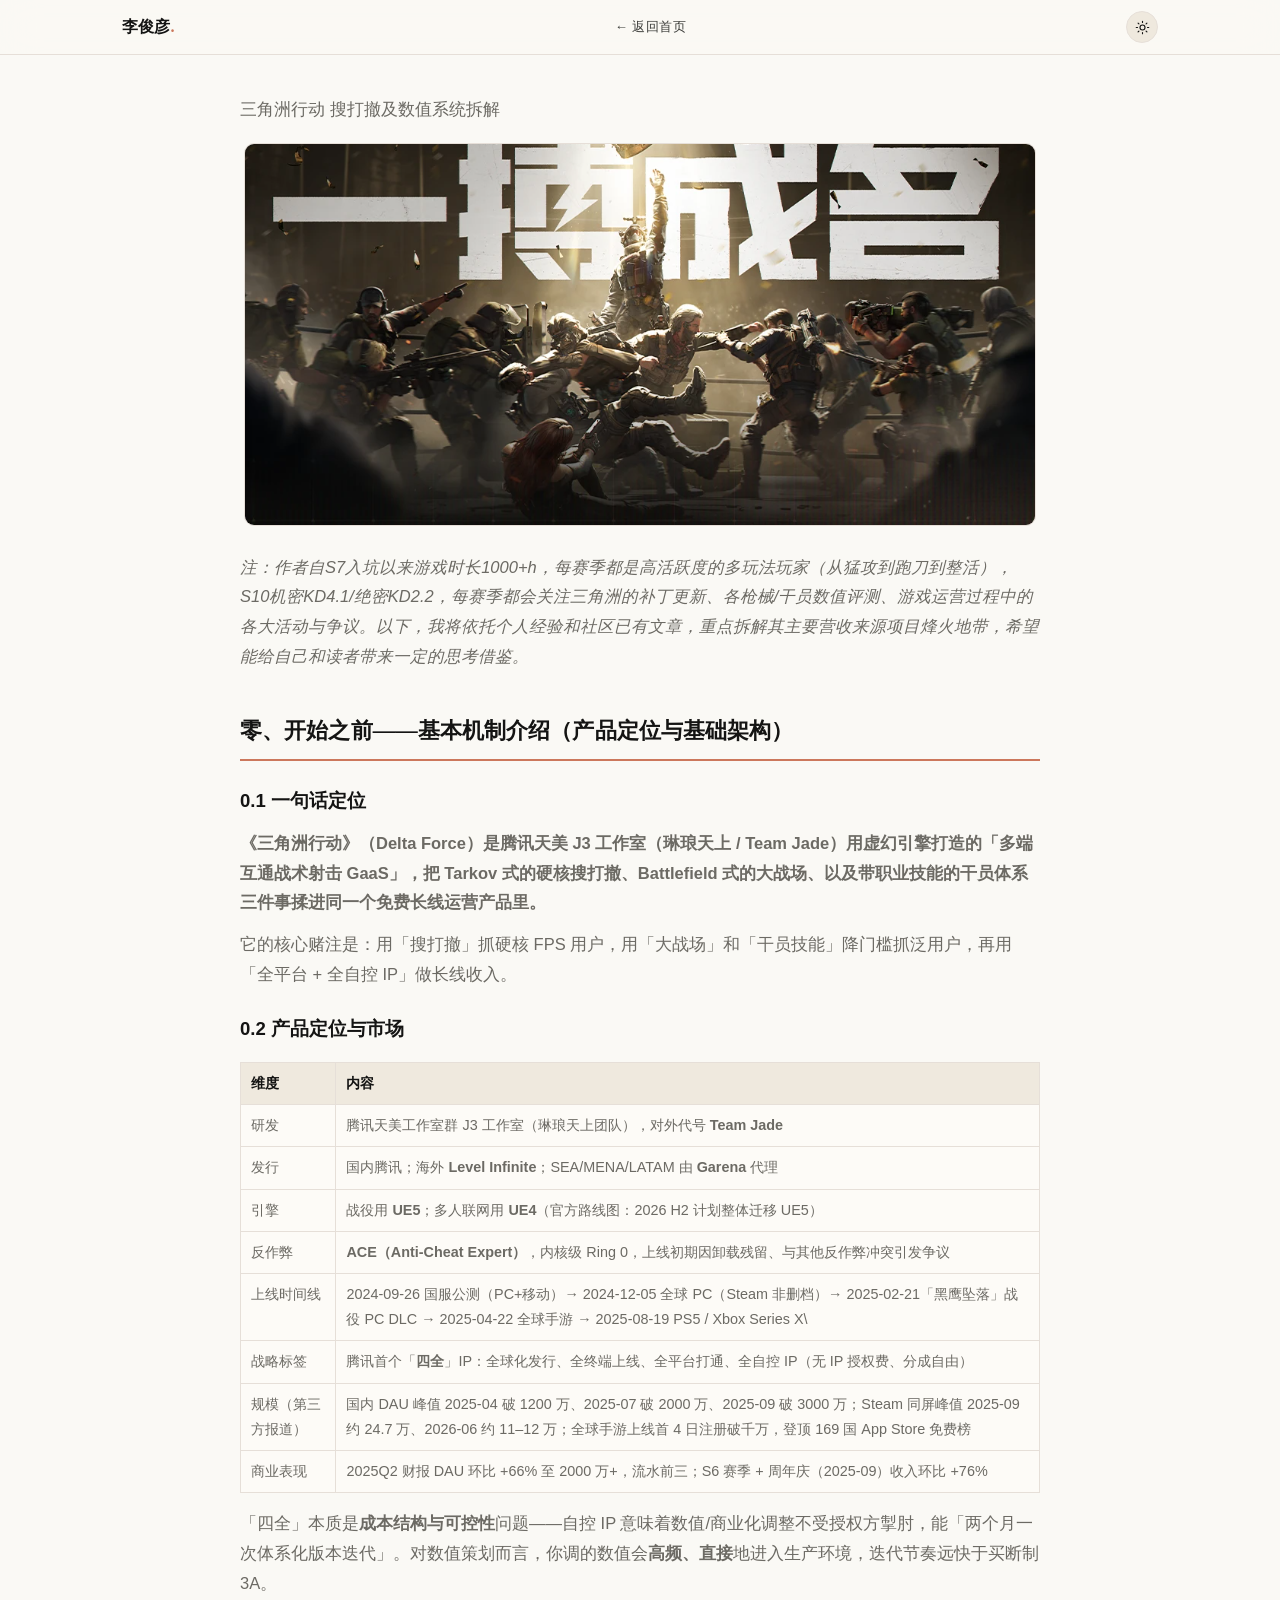
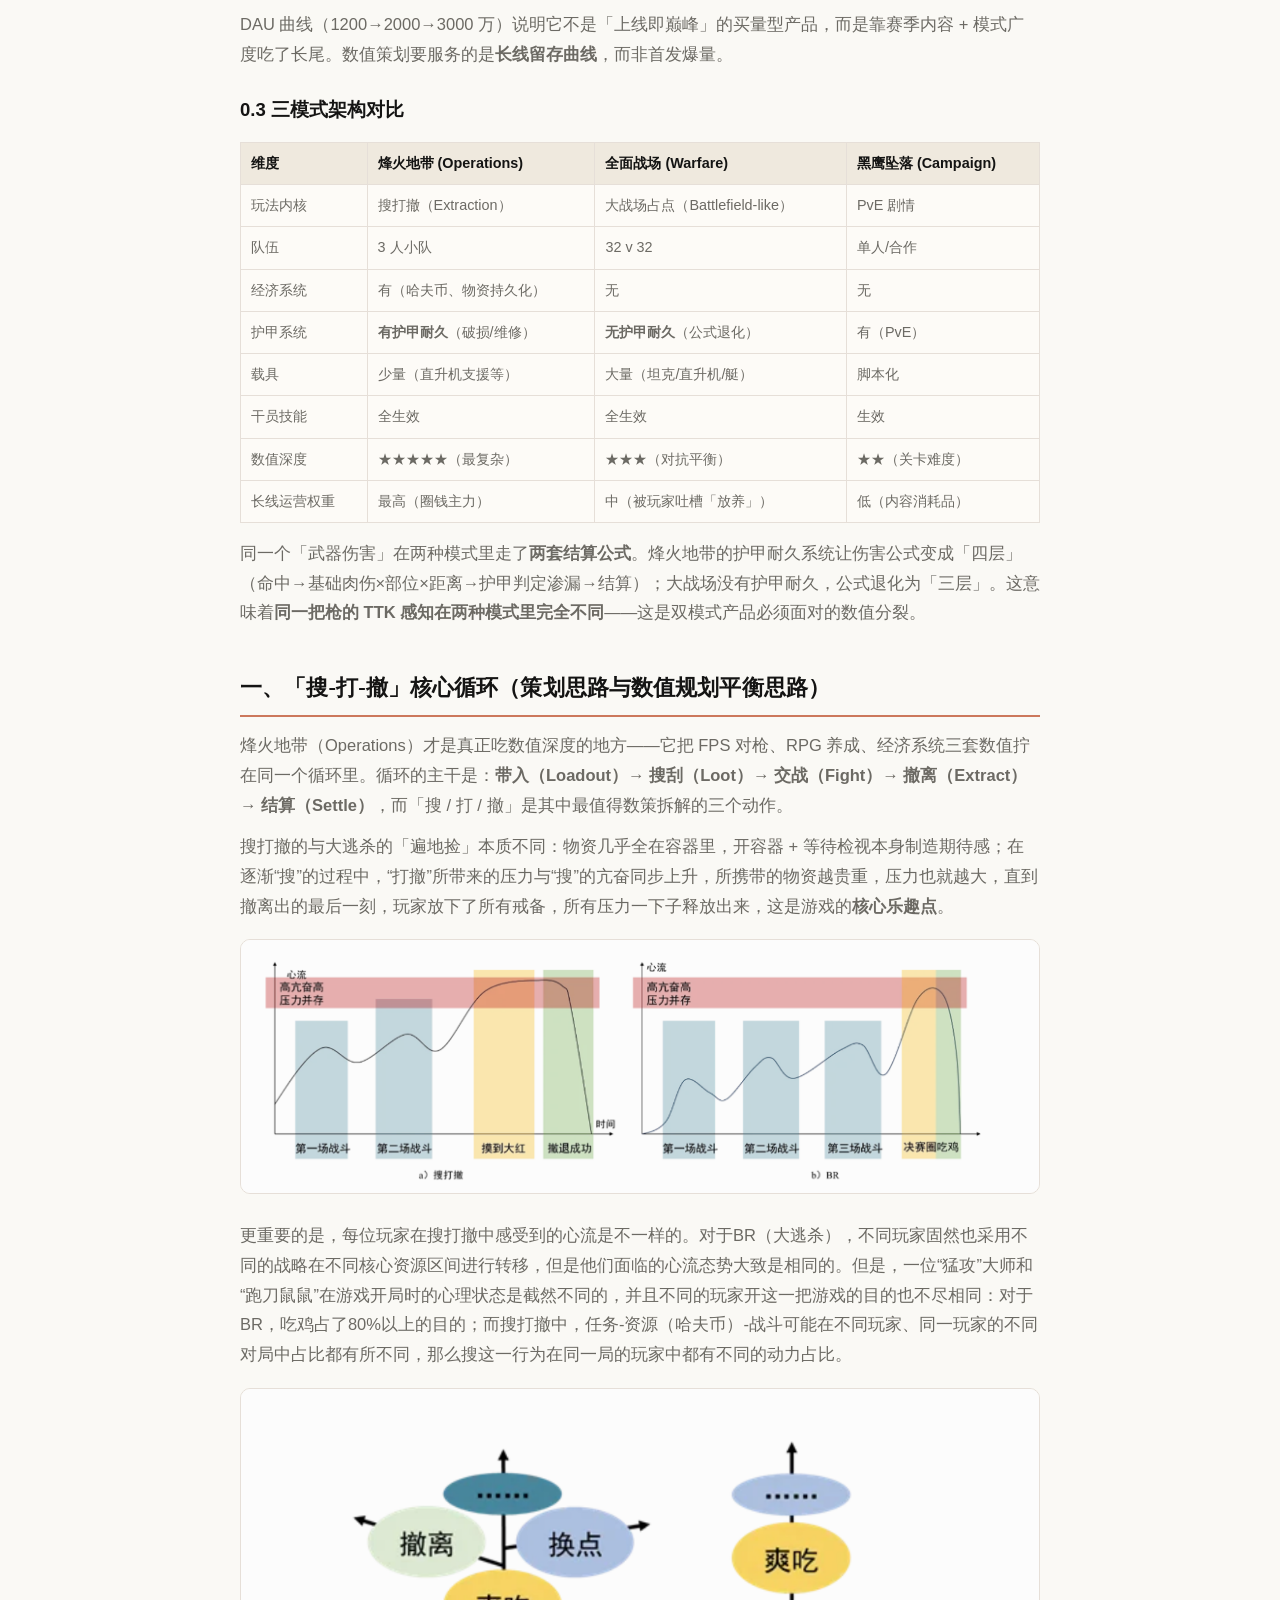
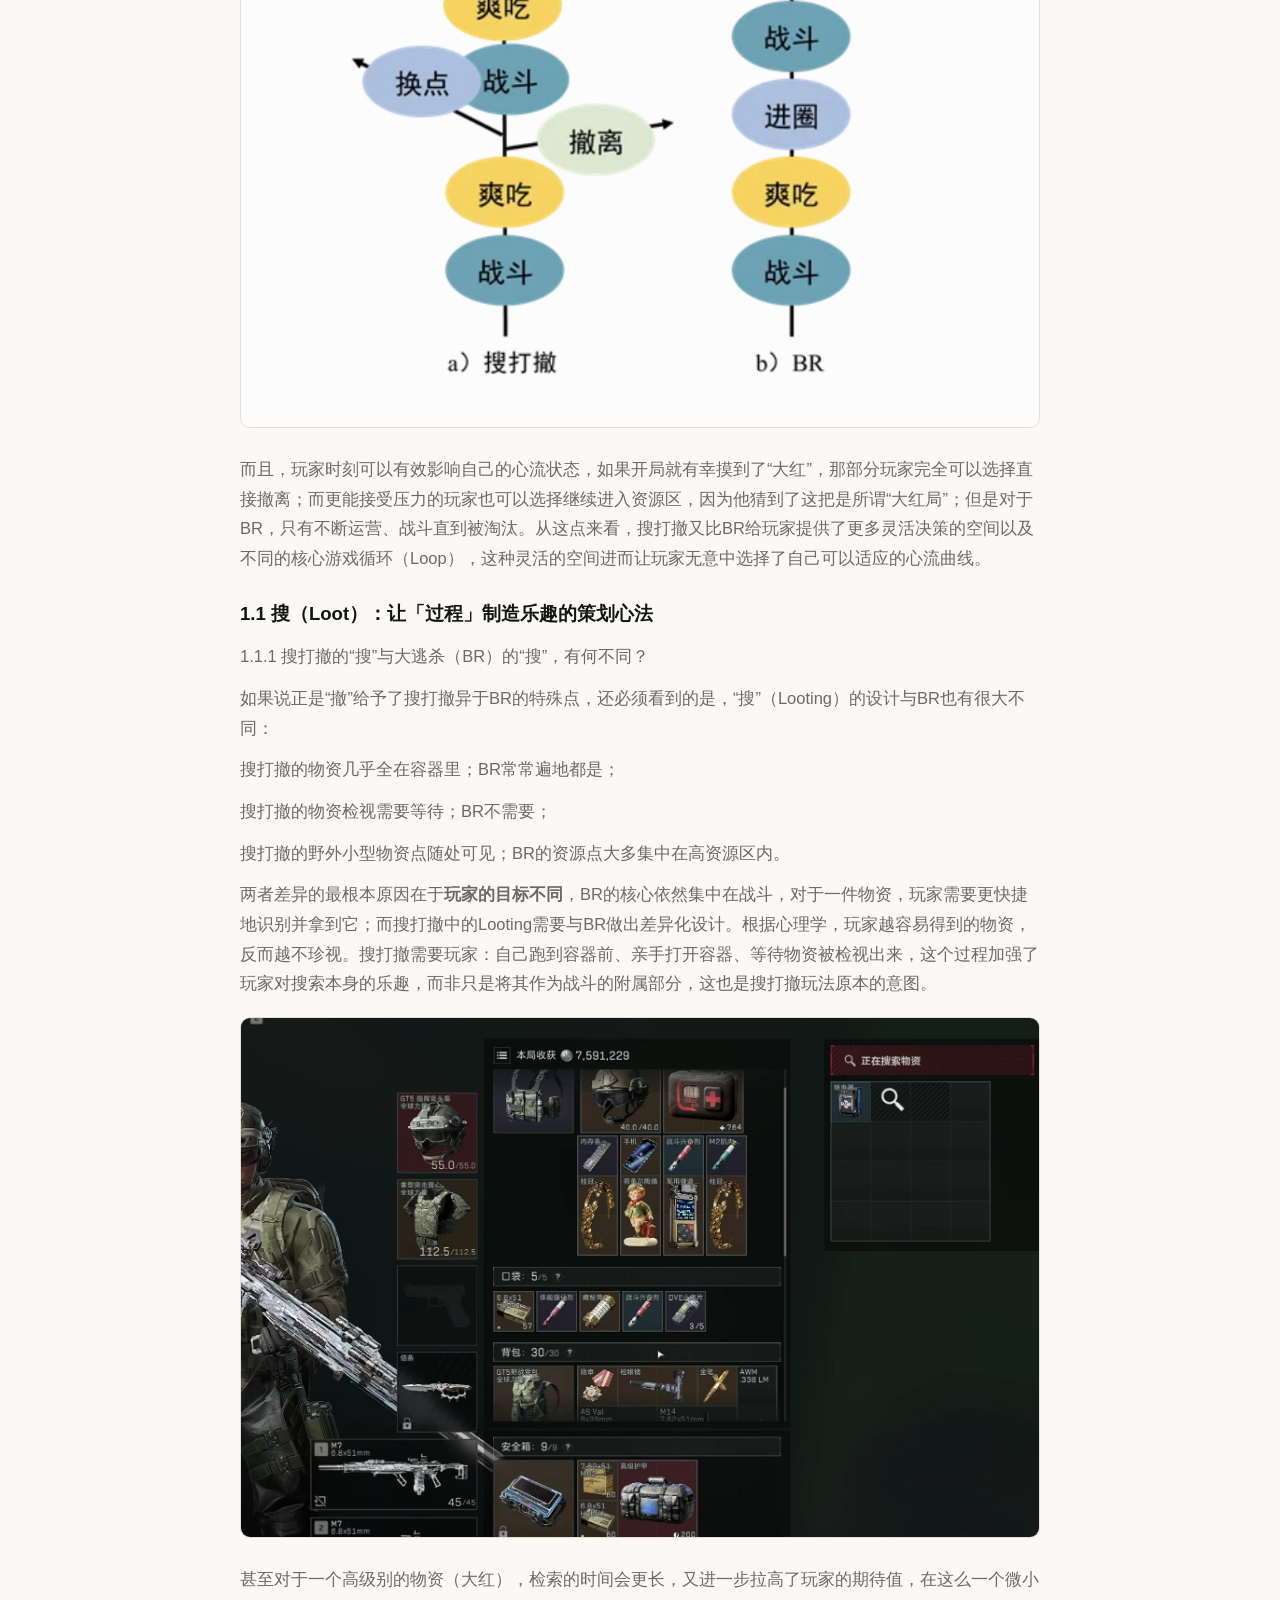
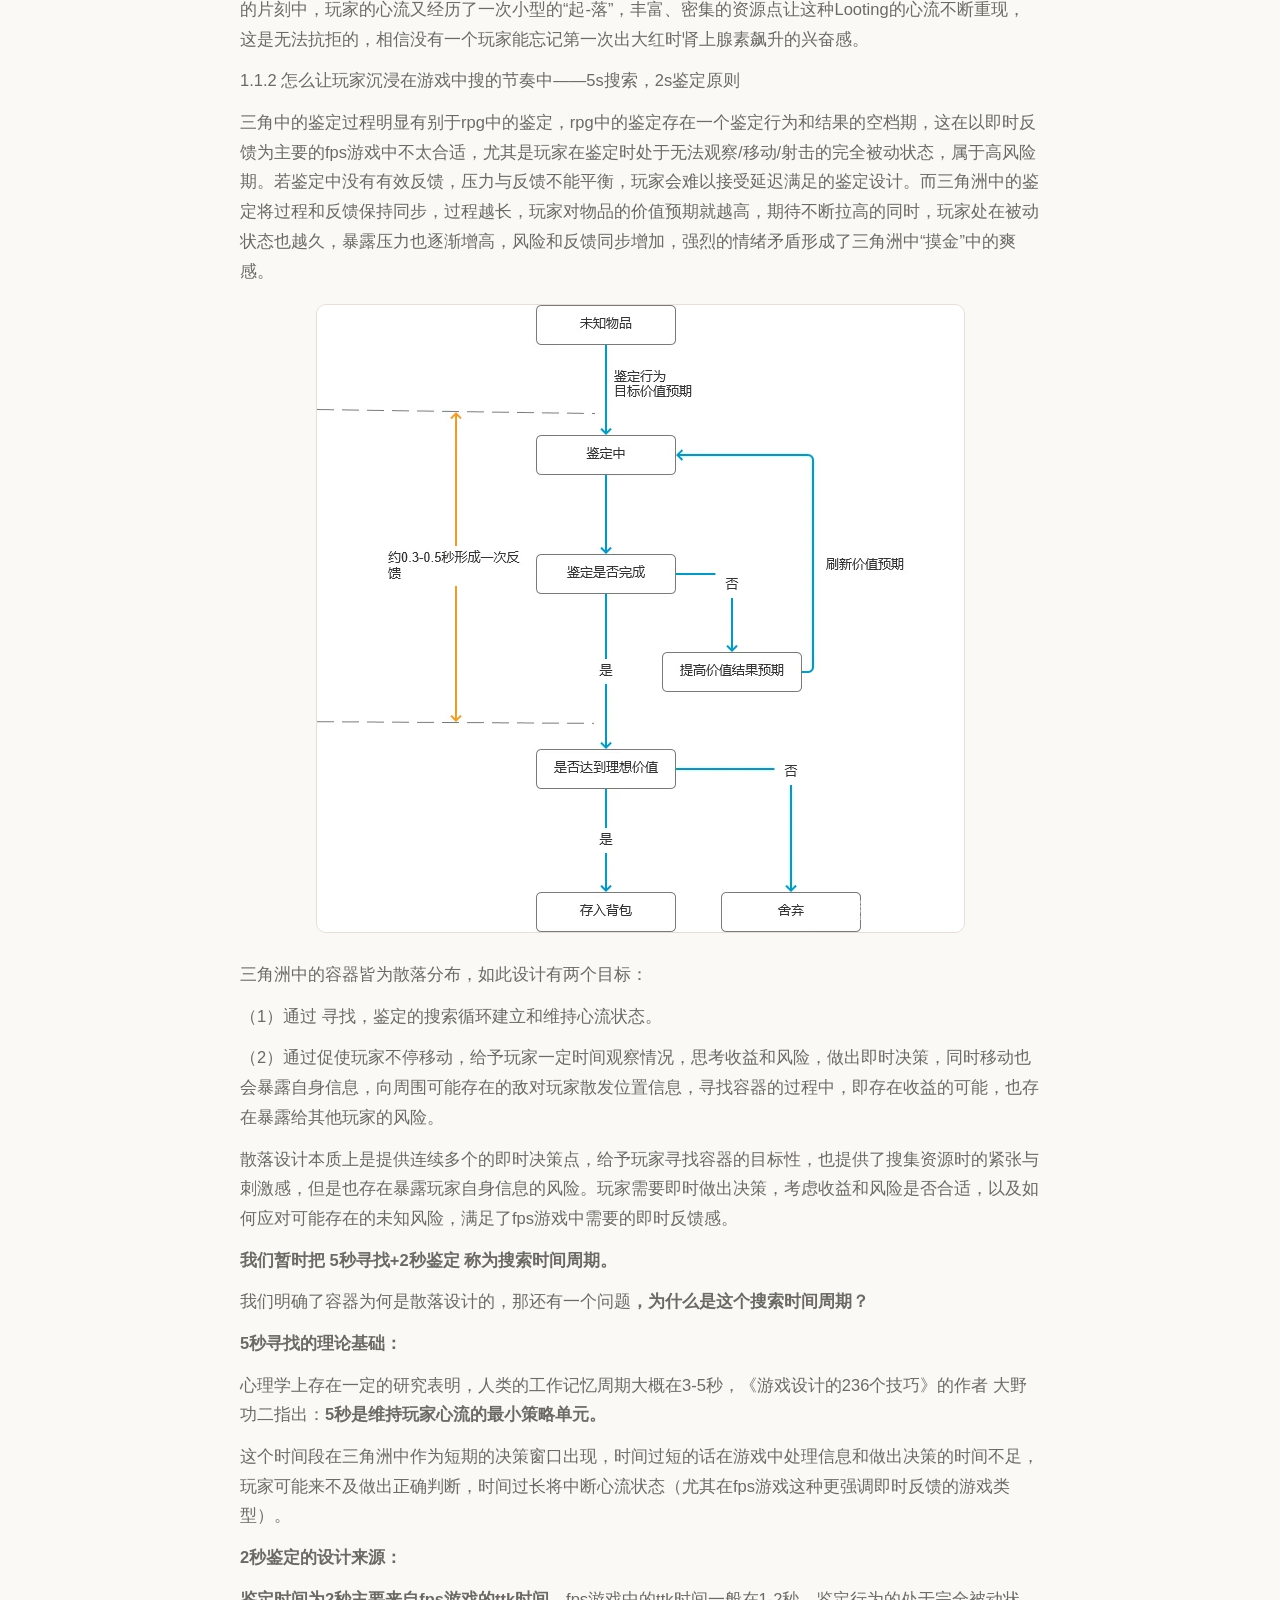
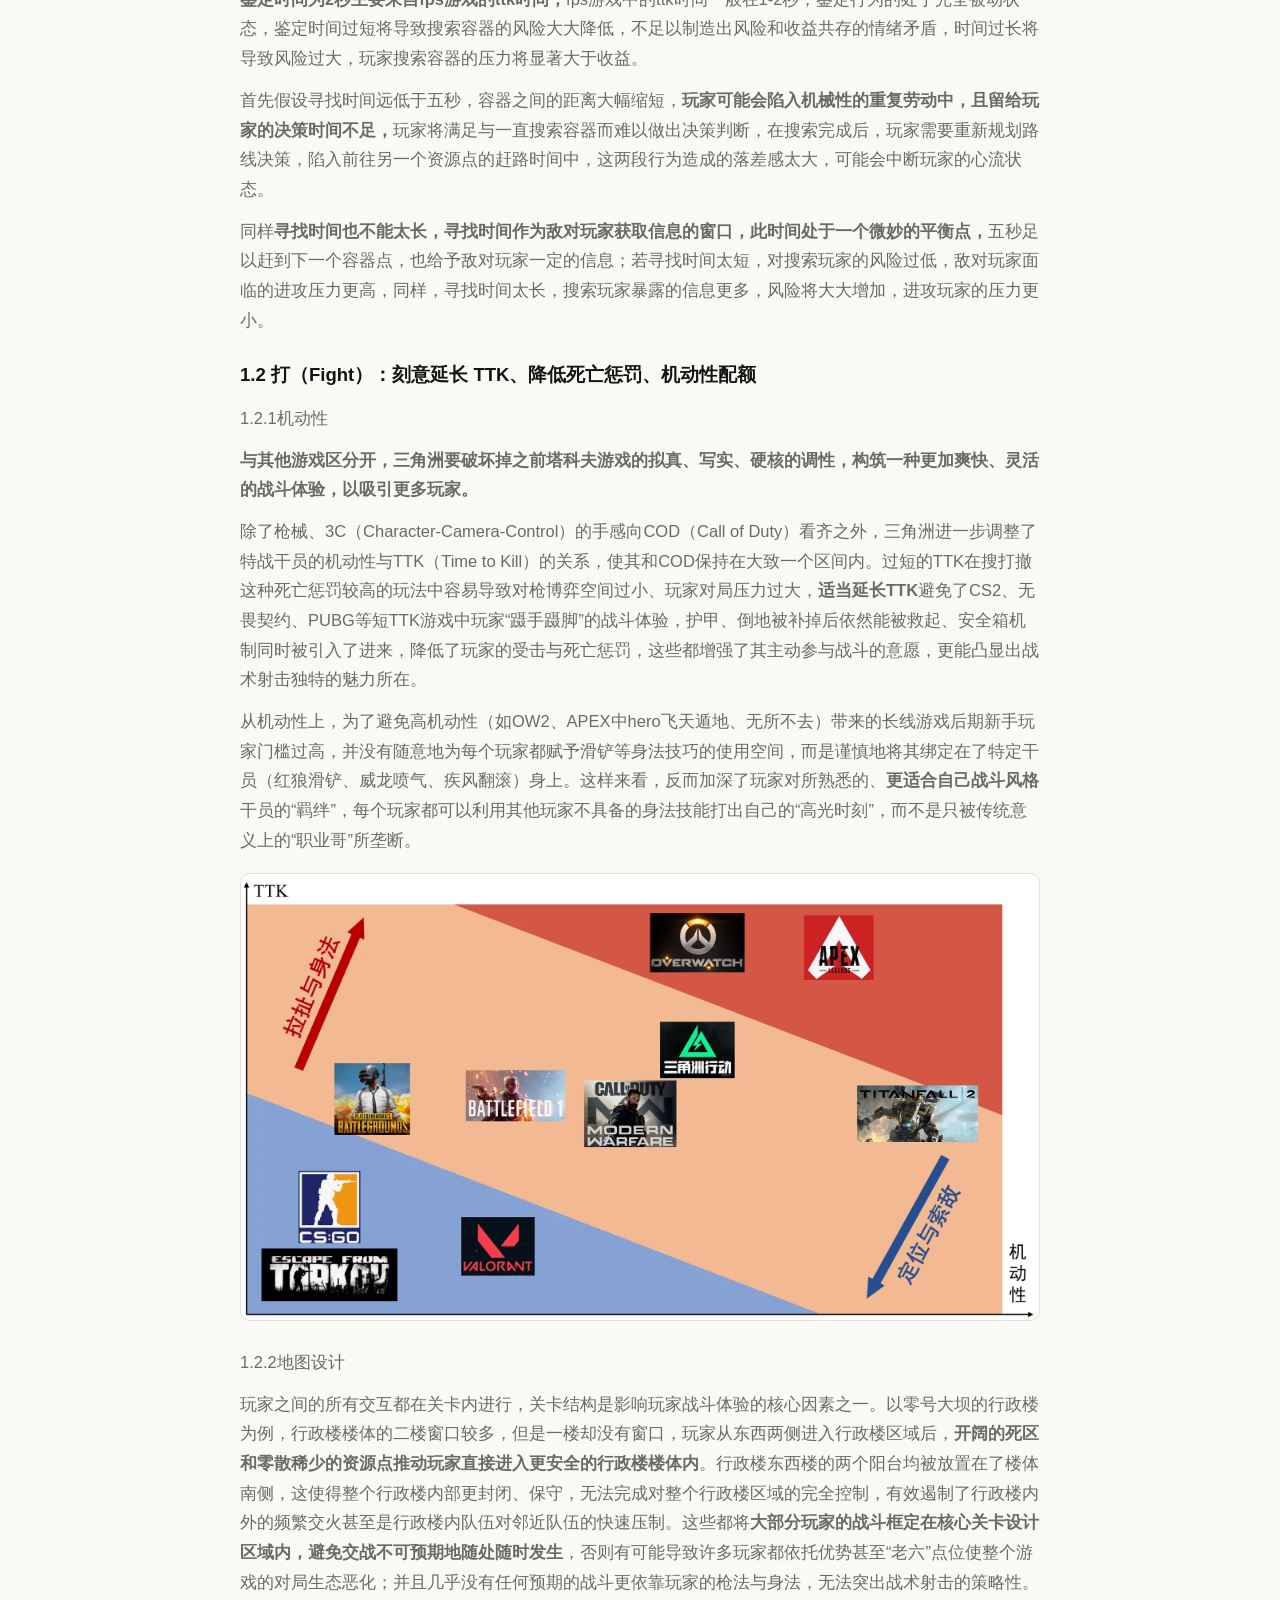
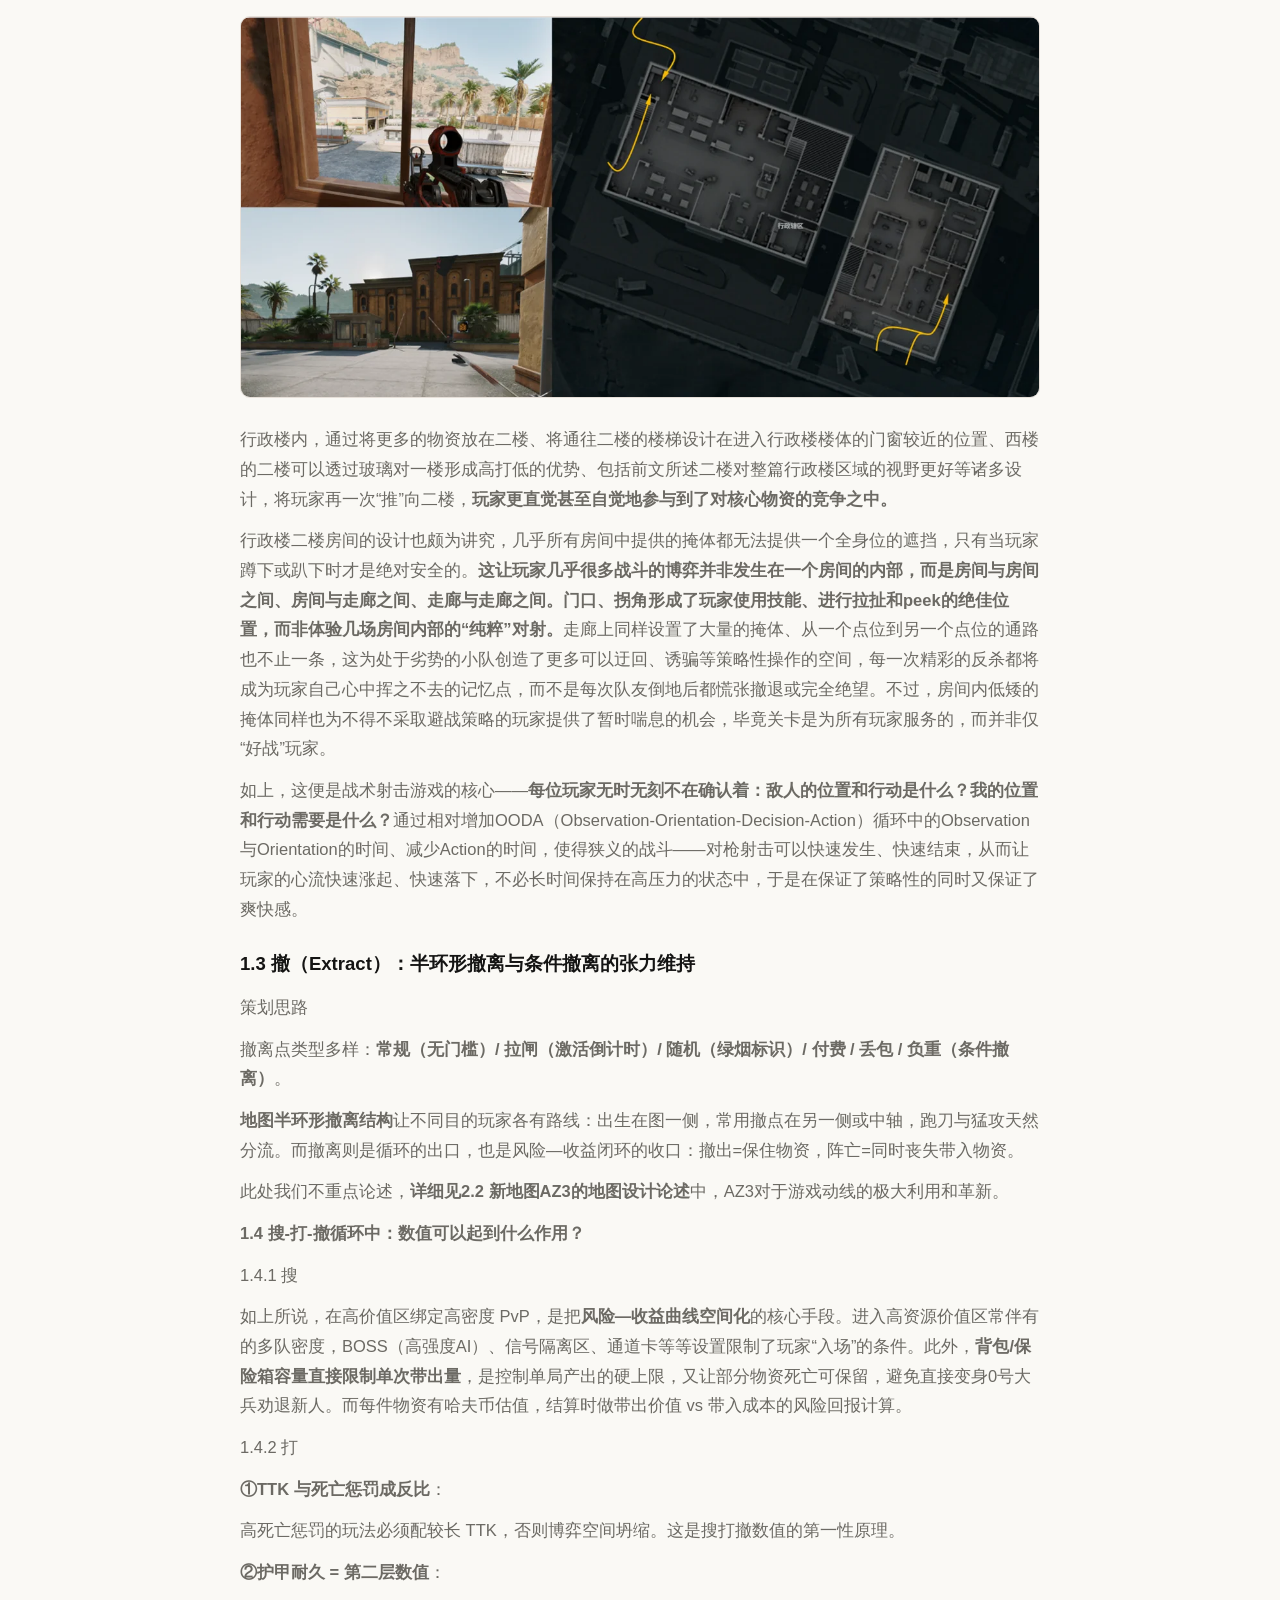
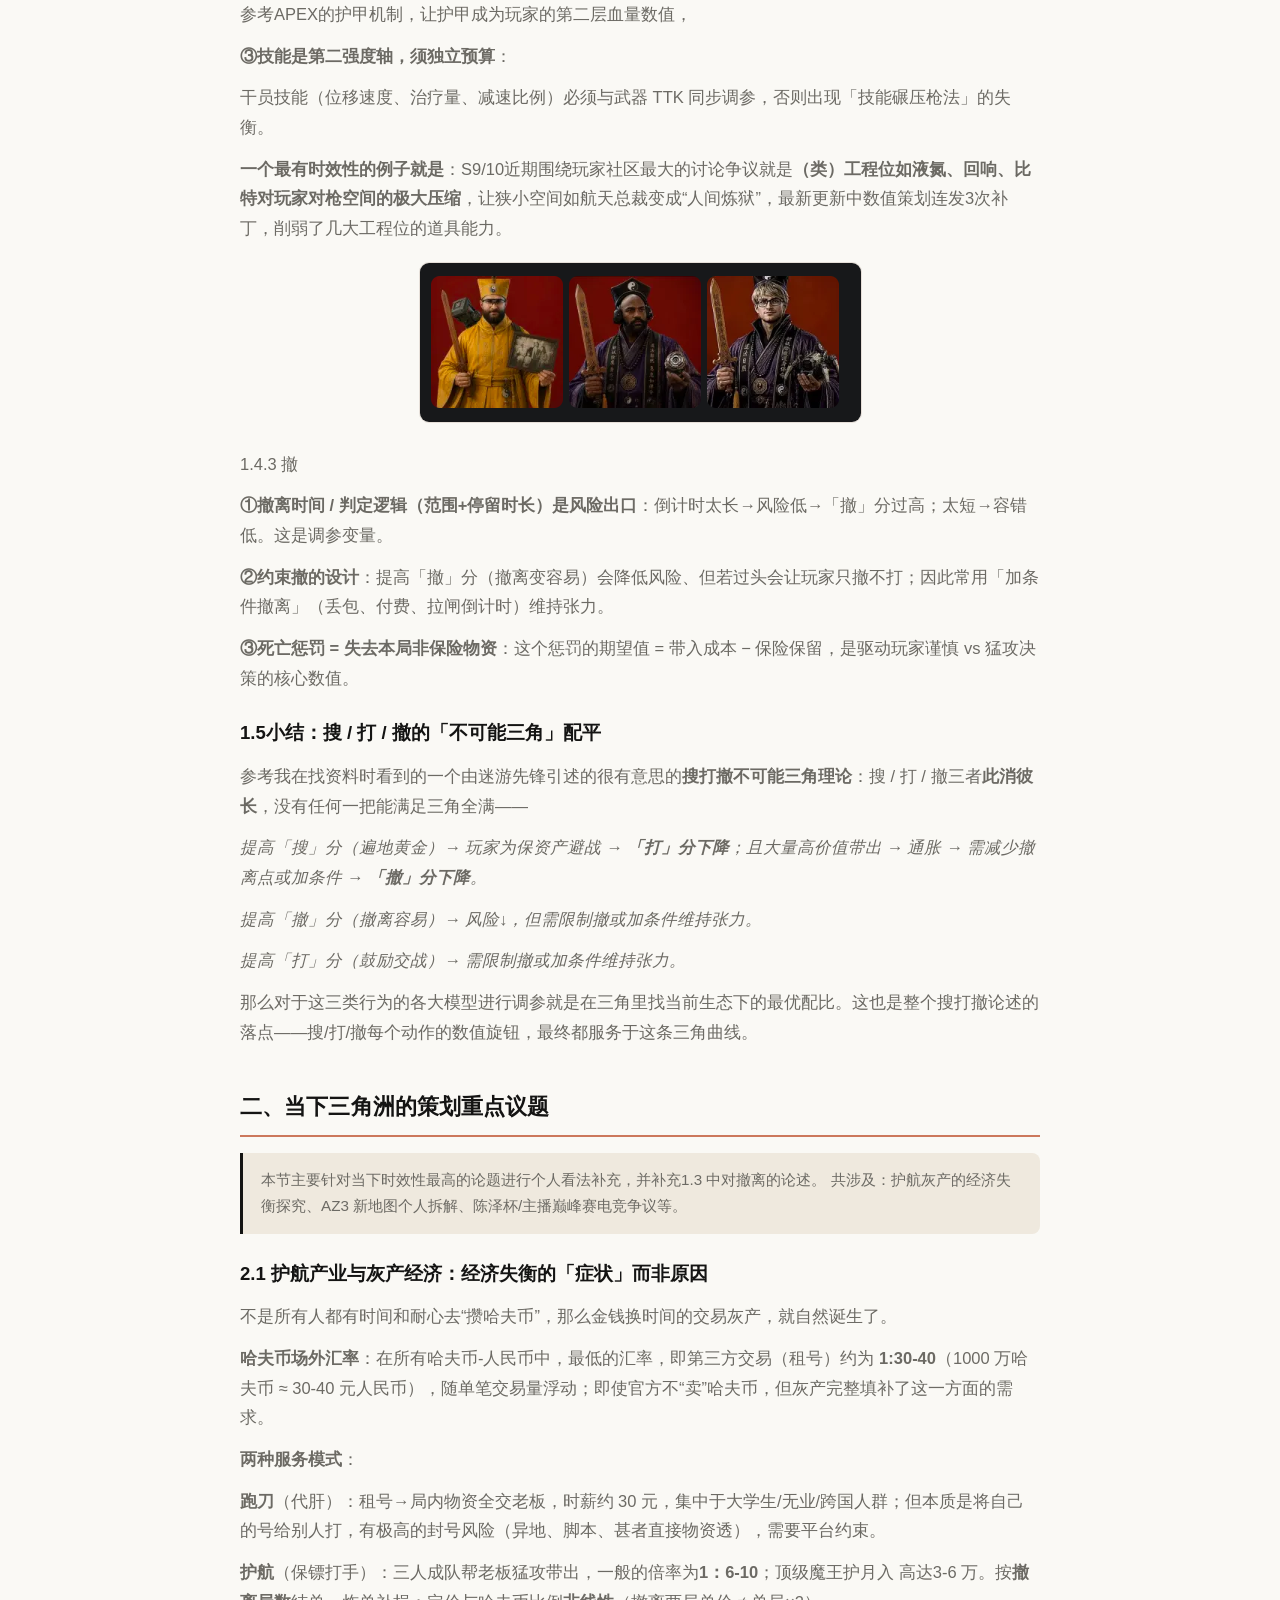
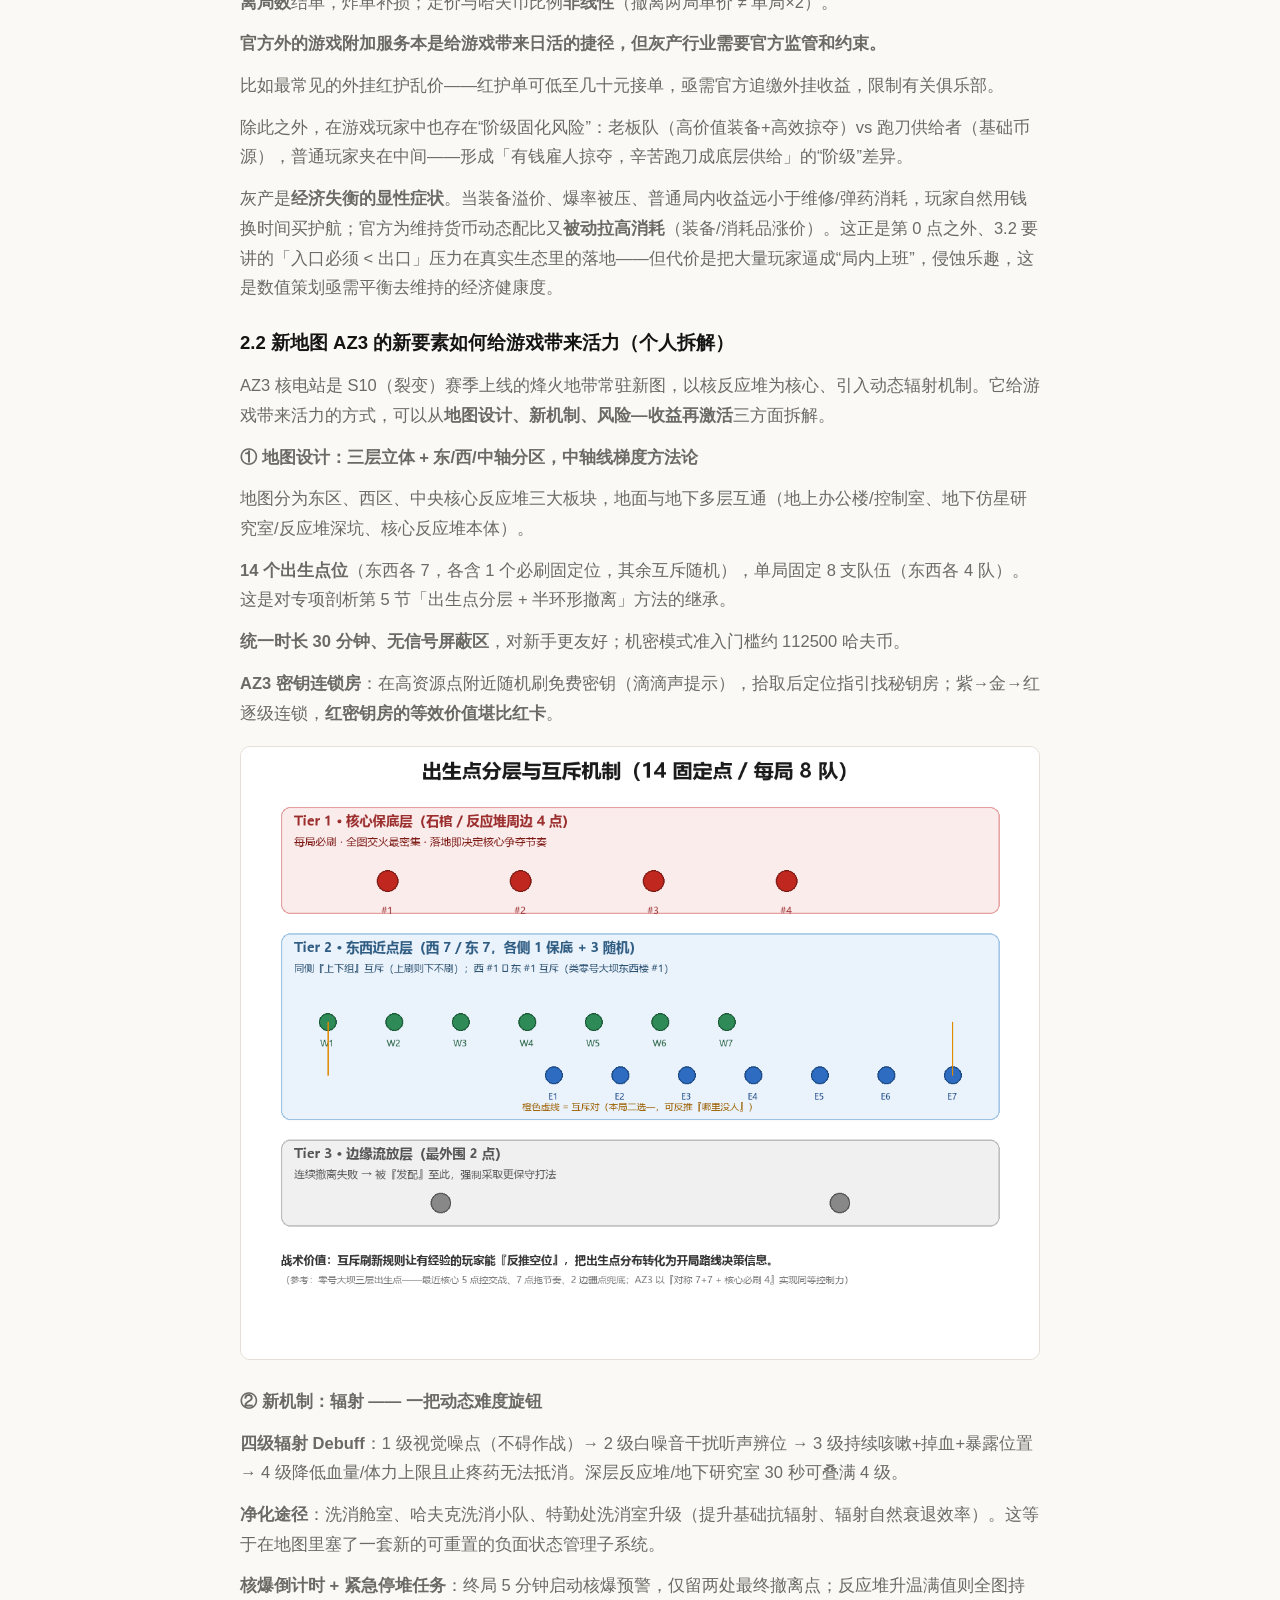
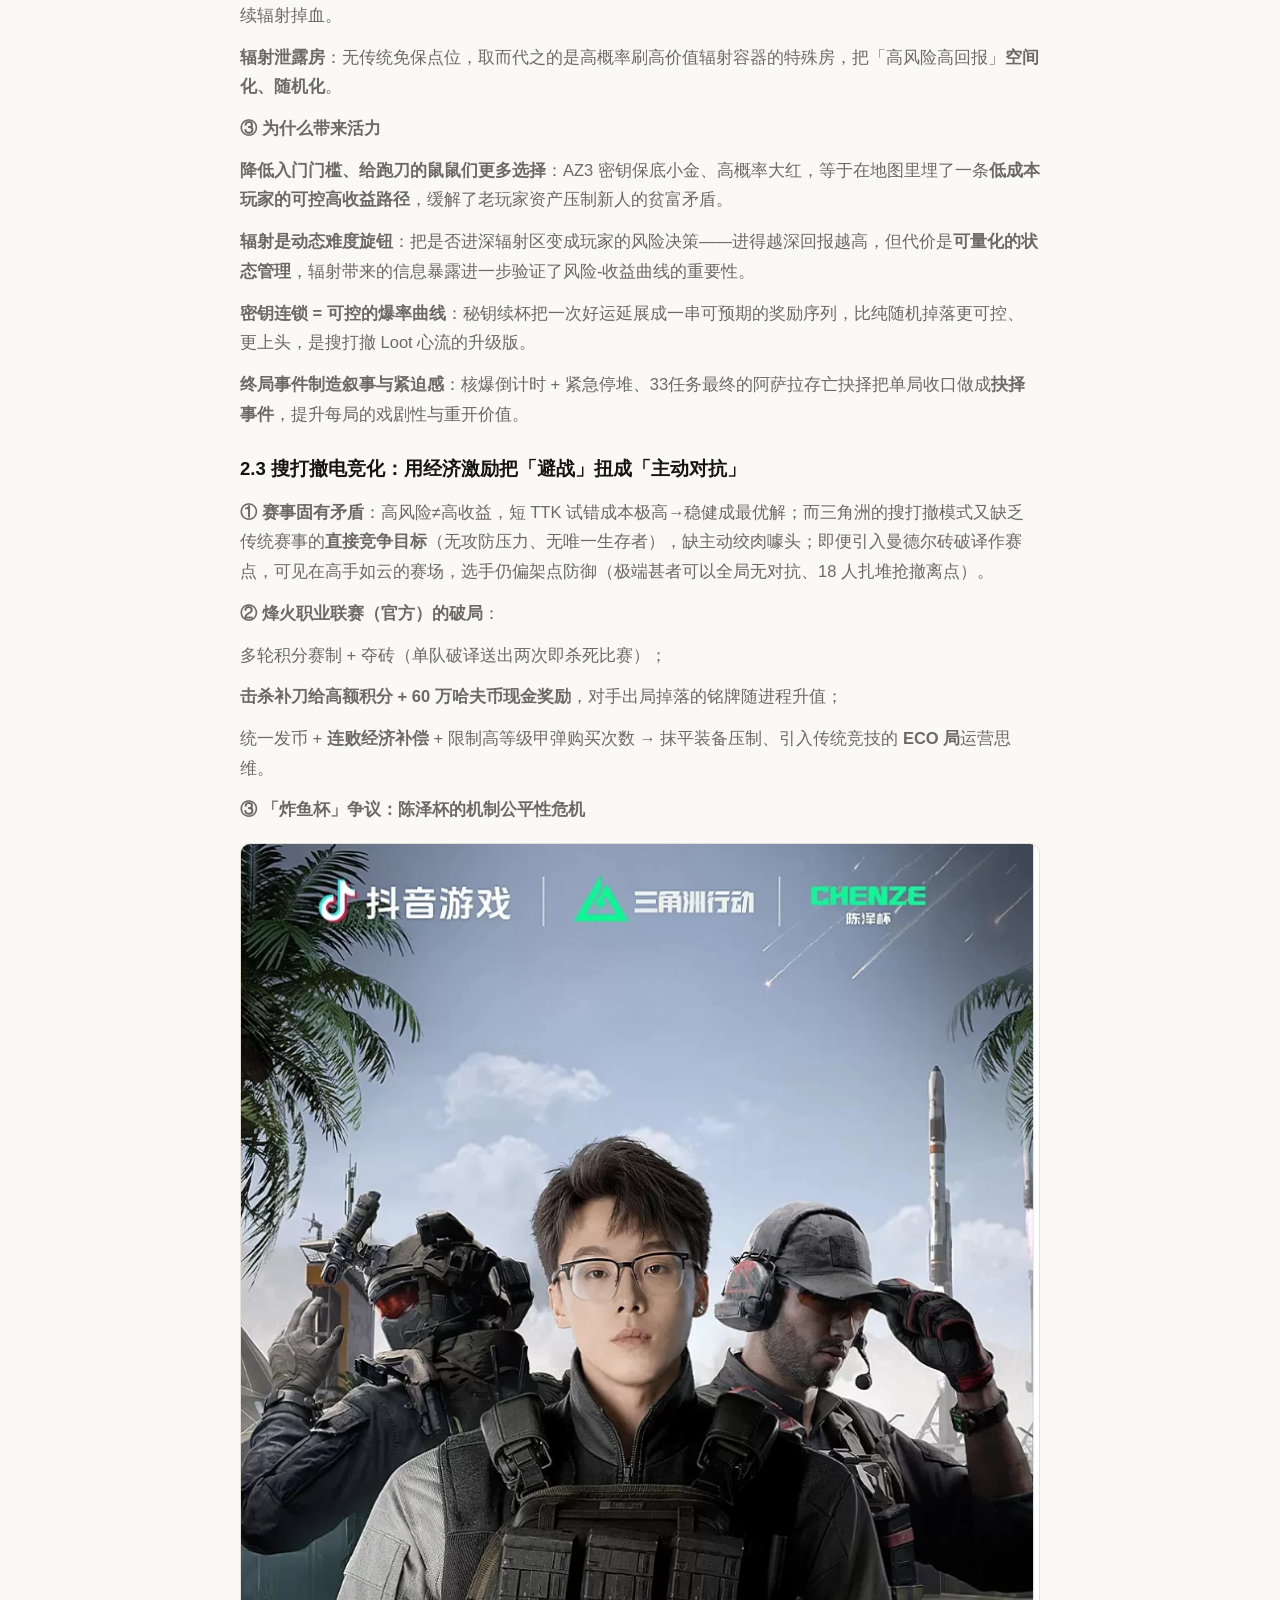
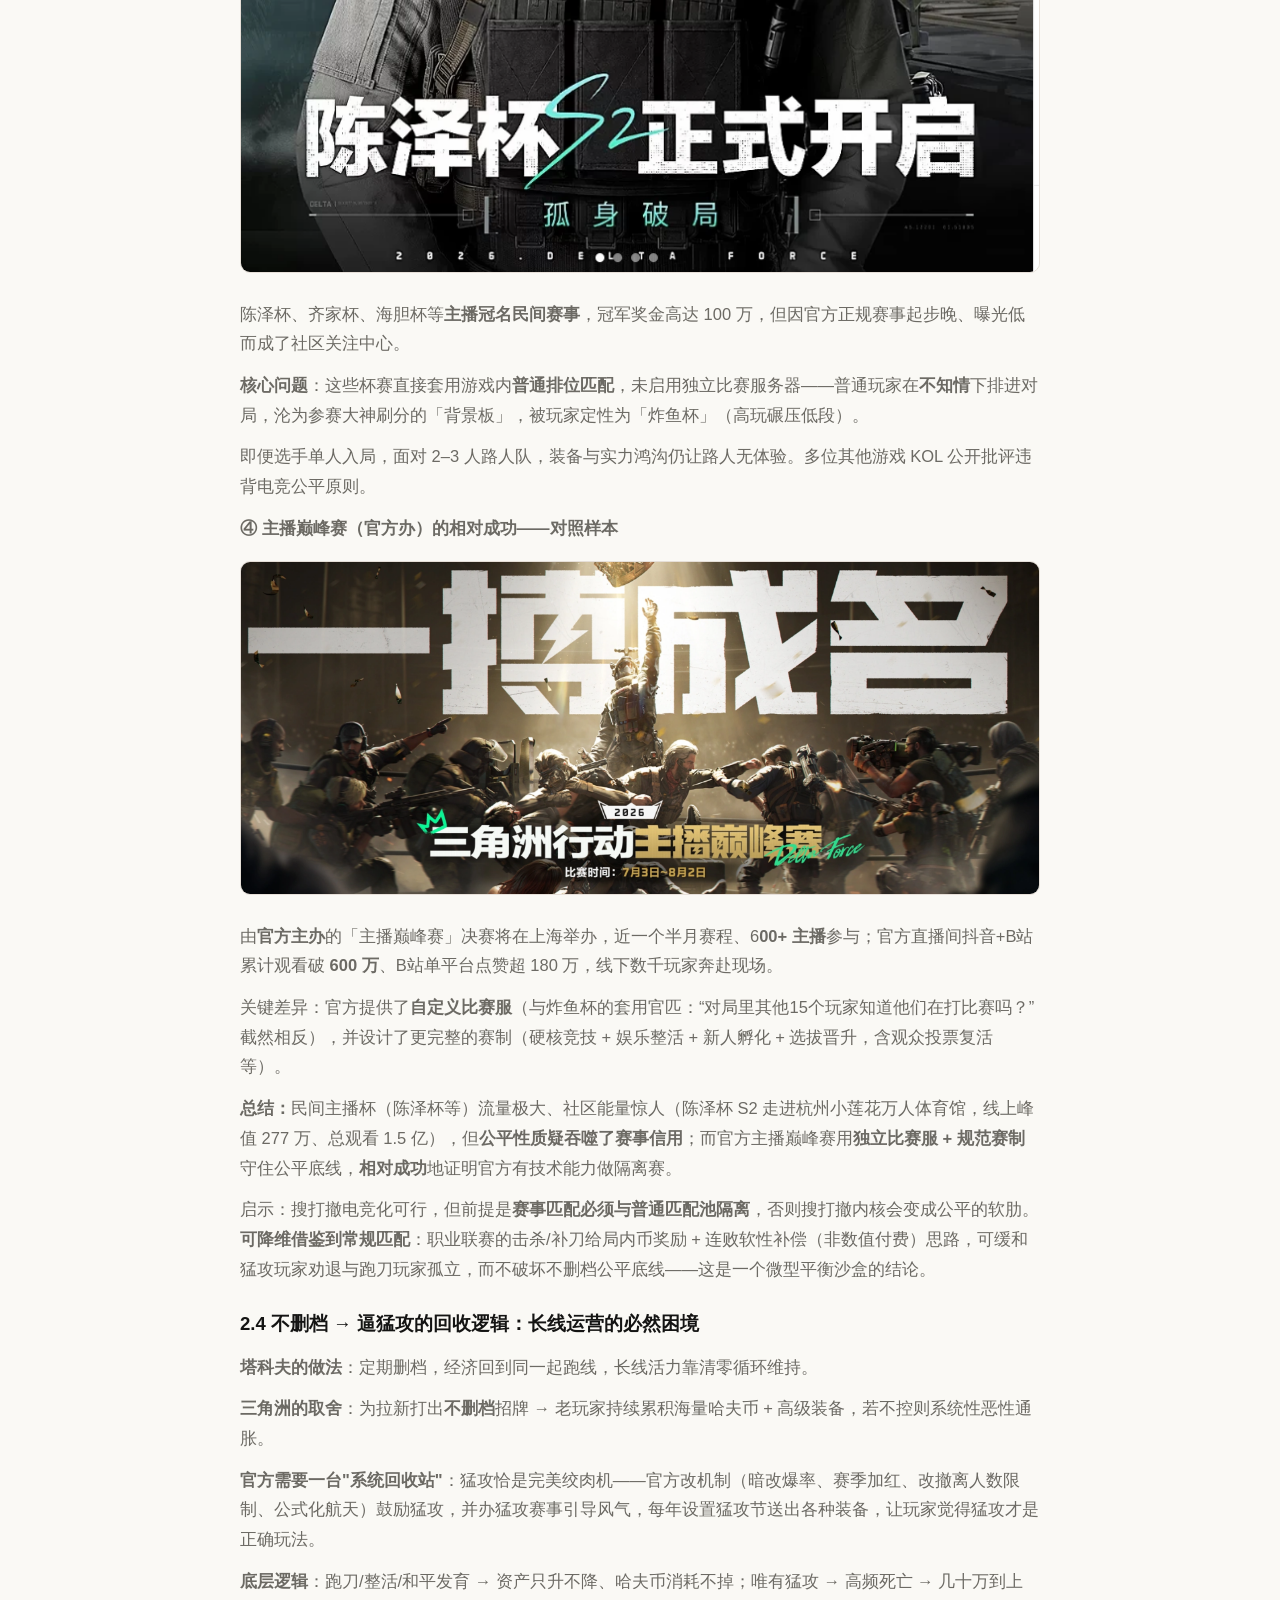
<file: deltaforce.html>
<!DOCTYPE html>
<html lang="zh-CN">
<head>
  <meta charset="UTF-8" />
  <meta name="viewport" content="width=device-width, initial-scale=1.0" />
  <title>三角洲行动拆解 · 李俊彦</title>
  <meta name="description" content="三角洲行动拆解 · 李俊彦" />
  <link rel="stylesheet" href="assets/styles.css" />
  <link rel="stylesheet" href="assets/doc.css" />
  <link rel="icon" href="assets/avatar.svg" type="image/svg+xml" />
</head>
<body>
  <header class="nav" id="nav">
    <div class="nav__inner">
      <a href="index.html" class="nav__logo">李俊彦<span>.</span></a>
      <nav class="nav__links" id="navLinks">
        <a href="index.html">← 返回首页</a>
      </nav>
      <div class="nav__actions">
        <button class="theme-toggle" id="themeToggle" aria-label="切换主题">
          <svg class="icon-sun" viewBox="0 0 24 24" width="20" height="20"><circle cx="12" cy="12" r="4"/><path d="M12 2v2M12 20v2M4.9 4.9l1.4 1.4M17.7 17.7l1.4 1.4M2 12h2M20 12h2M4.9 19.1l1.4-1.4M17.7 6.3l1.4-1.4"/></svg>
          <svg class="icon-moon" viewBox="0 0 24 24" width="20" height="20"><path d="M21 12.8A9 9 0 1 1 11.2 3a7 7 0 0 0 9.8 9.8z"/></svg>
        </button>
        <button class="nav__burger" id="navBurger" aria-label="菜单"><span></span><span></span><span></span></button>
      </div>
    </div>
  </header>
  <main class="container">
    <article class="doc">
      <p>三角洲行动 搜打撤及数值系统拆解</p>
      <figure><img src="assets/deltaforce/deltaforce_01.png" alt="deltaforce 图1" loading="lazy"/></figure>
      <p><em>注：作者自S7入坑以来游戏时长1000+h，每赛季都是高活跃度的多玩法玩家（从猛攻到跑刀到整活），S10机密KD4.1/绝密KD2.2，每赛季都会关注三角洲的补丁更新、各枪械/干员数值评测、游戏运营过程中的各大活动与争议。以下，我将依托个人经验和社区已有文章，重点拆解其主要营收来源项目烽火地带，希望能给自己和读者带来一定的思考借鉴。</em></p>
      <h2 class="doc-h2">零、开始之前——基本机制介绍（产品定位与基础架构）</h2>
      <h3 class="doc-h3">0.1 一句话定位</h3>
      <p><strong>《三角洲行动》（Delta Force）是腾讯天美 J3 工作室（琳琅天上 / Team Jade）用虚幻引擎打造的「多端互通战术射击 GaaS」，把 Tarkov 式的硬核搜打撤、Battlefield 式的大战场、以及带职业技能的干员体系三件事揉进同一个免费长线运营产品里。</strong></p>
      <p>它的核心赌注是：用「搜打撤」抓硬核 FPS 用户，用「大战场」和「干员技能」降门槛抓泛用户，再用「全平台 + 全自控 IP」做长线收入。
      </p>
      <h3 class="doc-h3">0.2 产品定位与市场</h3>
      <div class="table-wrap"><table class="doc-table">
      <tr><td>维度</td><td>内容</td></tr>
      <tr><td>研发</td><td>腾讯天美工作室群 J3 工作室（琳琅天上团队），对外代号 <strong>Team Jade</strong></td></tr>
      <tr><td>发行</td><td>国内腾讯；海外 <strong>Level Infinite</strong>；SEA/MENA/LATAM 由 <strong>Garena</strong> 代理</td></tr>
      <tr><td>引擎</td><td>战役用 <strong>UE5</strong>；多人联网用 <strong>UE4</strong>（官方路线图：2026 H2 计划整体迁移 UE5）</td></tr>
      <tr><td>反作弊</td><td><strong>ACE（Anti-Cheat Expert）</strong>，内核级 Ring 0，上线初期因卸载残留、与其他反作弊冲突引发争议</td></tr>
      <tr><td>上线时间线</td><td>2024-09-26 国服公测（PC+移动）→ 2024-12-05 全球 PC（Steam 非删档）→ 2025-02-21「黑鹰坠落」战役 PC DLC → 2025-04-22 全球手游 → 2025-08-19 PS5 / Xbox Series X\</td></tr>
      <tr><td>战略标签</td><td>腾讯首个「<strong>四全</strong>」IP：全球化发行、全终端上线、全平台打通、全自控 IP（无 IP 授权费、分成自由）</td></tr>
      <tr><td>规模（第三方报道）</td><td>国内 DAU 峰值 2025-04 破 1200 万、2025-07 破 2000 万、2025-09 破 3000 万；Steam 同屏峰值 2025-09 约 24.7 万、2026-06 约 11–12 万；全球手游上线首 4 日注册破千万，登顶 169 国 App Store 免费榜</td></tr>
      <tr><td>商业表现</td><td>2025Q2 财报 DAU 环比 +66% 至 2000 万+，流水前三；S6 赛季 + 周年庆（2025-09）收入环比 +76%</td></tr>
      </table></div>
      <p>「四全」本质是<strong>成本结构与可控性</strong>问题——自控 IP 意味着数值/商业化调整不受授权方掣肘，能「两个月一次体系化版本迭代」。对数值策划而言，你调的数值会<strong>高频、直接</strong>地进入生产环境，迭代节奏远快于买断制 3A。</p>
      <p>DAU 曲线（1200→2000→3000 万）说明它不是「上线即巅峰」的买量型产品，而是靠赛季内容 + 模式广度吃了长尾。数值策划要服务的是<strong>长线留存曲线</strong>，而非首发爆量。</p>
      <h3 class="doc-h3">0.3 三模式架构对比</h3>
      <div class="table-wrap"><table class="doc-table">
      <tr><td>维度</td><td>烽火地带 (Operations)</td><td>全面战场 (Warfare)</td><td>黑鹰坠落 (Campaign)</td></tr>
      <tr><td>玩法内核</td><td>搜打撤（Extraction）</td><td>大战场占点（Battlefield-like）</td><td>PvE 剧情</td></tr>
      <tr><td>队伍</td><td>3 人小队</td><td>32 v 32</td><td>单人/合作</td></tr>
      <tr><td>经济系统</td><td>有（哈夫币、物资持久化）</td><td>无</td><td>无</td></tr>
      <tr><td>护甲系统</td><td><strong>有护甲耐久</strong>（破损/维修）</td><td><strong>无护甲耐久</strong>（公式退化）</td><td>有（PvE）</td></tr>
      <tr><td>载具</td><td>少量（直升机支援等）</td><td>大量（坦克/直升机/艇）</td><td>脚本化</td></tr>
      <tr><td>干员技能</td><td>全生效</td><td>全生效</td><td>生效</td></tr>
      <tr><td>数值深度</td><td>★★★★★（最复杂）</td><td>★★★（对抗平衡）</td><td>★★（关卡难度）</td></tr>
      <tr><td>长线运营权重</td><td>最高（圈钱主力）</td><td>中（被玩家吐槽「放养」）</td><td>低（内容消耗品）</td></tr>
      </table></div>
      <p>同一个「武器伤害」在两种模式里走了<strong>两套结算公式</strong>。烽火地带的护甲耐久系统让伤害公式变成「四层」（命中→基础肉伤×部位×距离→护甲判定渗漏→结算）；大战场没有护甲耐久，公式退化为「三层」。这意味着<strong>同一把枪的 TTK 感知在两种模式里完全不同</strong>——这是双模式产品必须面对的数值分裂。</p>
      <h2 class="doc-h2">一、「搜-打-撤」核心循环（策划思路与数值规划平衡思路）</h2>
      <p>烽火地带（Operations）才是真正吃数值深度的地方——它把 FPS 对枪、RPG 养成、经济系统三套数值拧在同一个循环里。循环的主干是：<strong>带入（Loadout）→ 搜刮（Loot）→ 交战（Fight）→ 撤离（Extract）→ 结算（Settle）</strong>，而「搜 / 打 / 撤」是其中最值得数策拆解的三个动作。</p>
      <p>搜打撤的与大逃杀的「遍地捡」本质不同：物资几乎全在容器里，开容器 + 等待检视本身制造期待感；在逐渐“搜”的过程中，“打撤”所带来的压力与“搜”的亢奋同步上升，所携带的物资越贵重，压力也就越大，直到撤离出的最后一刻，玩家放下了所有戒备，所有压力一下子释放出来，这是游戏的<strong>核心乐趣点</strong>。</p>
      <figure><img src="assets/deltaforce/deltaforce_02.png" alt="deltaforce 图2" loading="lazy"/></figure>
      <p>更重要的是，每位玩家在搜打撤中感受到的心流是不一样的。对于BR（大逃杀），不同玩家固然也采用不同的战略在不同核心资源区间进行转移，但是他们面临的心流态势大致是相同的。但是，一位“猛攻”大师和“跑刀鼠鼠”在游戏开局时的心理状态是截然不同的，并且不同的玩家开这一把游戏的目的也不尽相同：对于BR，吃鸡占了80%以上的目的；而搜打撤中，任务-资源（哈夫币）-战斗可能在不同玩家、同一玩家的不同对局中占比都有所不同，那么搜这一行为在同一局的玩家中都有不同的动力占比。</p>
      <figure><img src="assets/deltaforce/deltaforce_03.png" alt="deltaforce 图3" loading="lazy"/></figure>
      <p>而且，玩家时刻可以有效影响自己的心流状态，如果开局就有幸摸到了“大红”，那部分玩家完全可以选择直接撤离；而更能接受压力的玩家也可以选择继续进入资源区，因为他猜到了这把是所谓“大红局”；但是对于BR，只有不断运营、战斗直到被淘汰。从这点来看，搜打撤又比BR给玩家提供了更多灵活决策的空间以及不同的核心游戏循环（Loop），这种灵活的空间进而让玩家无意中选择了自己可以适应的心流曲线。</p>
      <h3 class="doc-h3">1.1 搜（Loot）：让「过程」制造乐趣的策划心法</h3>
      <p>1.1.1 搜打撤的“搜”与大逃杀（BR）的“搜”，有何不同？</p>
      <p>如果说正是“撤”给予了搜打撤异于BR的特殊点，还必须看到的是，“搜”（Looting）的设计与BR也有很大不同：</p>
      <p>搜打撤的物资几乎全在容器里；BR常常遍地都是；</p>
      <p>搜打撤的物资检视需要等待；BR不需要；</p>
      <p>搜打撤的野外小型物资点随处可见；BR的资源点大多集中在高资源区内。</p>
      <p>两者差异的最根本原因在于<strong>玩家的目标不同</strong>，BR的核心依然集中在战斗，对于一件物资，玩家需要更快捷地识别并拿到它；而搜打撤中的Looting需要与BR做出差异化设计。根据心理学，玩家越容易得到的物资，反而越不珍视。搜打撤需要玩家：自己跑到容器前、亲手打开容器、等待物资被检视出来，这个过程加强了玩家对搜索本身的乐趣，而非只是将其作为战斗的附属部分，这也是搜打撤玩法原本的意图。</p>
      <figure><img src="assets/deltaforce/deltaforce_04.png" alt="deltaforce 图4" loading="lazy"/></figure>
      <p>甚至对于一个高级别的物资（大红），检索的时间会更长，又进一步拉高了玩家的期待值，在这么一个微小的片刻中，玩家的心流又经历了一次小型的“起-落”，丰富、密集的资源点让这种Looting的心流不断重现，这是无法抗拒的，相信没有一个玩家能忘记第一次出大红时肾上腺素飙升的兴奋感。</p>
      <p>1.1.2 怎么让玩家沉浸在游戏中搜的节奏中——5s搜索，2s鉴定原则</p>
      <p>三角中的鉴定过程明显有别于rpg中的鉴定，rpg中的鉴定存在一个鉴定行为和结果的空档期，这在以即时反馈为主要的fps游戏中不太合适，尤其是玩家在鉴定时处于无法观察/移动/射击的完全被动状态，属于高风险期。若鉴定中没有有效反馈，压力与反馈不能平衡，玩家会难以接受延迟满足的鉴定设计。而三角洲中的鉴定将过程和反馈保持同步，过程越长，玩家对物品的价值预期就越高，期待不断拉高的同时，玩家处在被动状态也越久，暴露压力也逐渐增高，风险和反馈同步增加，强烈的情绪矛盾形成了三角洲中“摸金”中的爽感。</p>
      <figure><img src="assets/deltaforce/deltaforce_05.webp" alt="deltaforce 图5" loading="lazy"/></figure>
      <p>三角洲中的容器皆为散落分布，如此设计有两个目标：</p>
      <p>（1）通过 寻找，鉴定的搜索循环建立和维持心流状态。</p>
      <p>（2）通过促使玩家不停移动，给予玩家一定时间观察情况，思考收益和风险，做出即时决策，同时移动也会暴露自身信息，向周围可能存在的敌对玩家散发位置信息，寻找容器的过程中，即存在收益的可能，也存在暴露给其他玩家的风险。</p>
      <p>散落设计本质上是提供连续多个的即时决策点，给予玩家寻找容器的目标性，也提供了搜集资源时的紧张与刺激感，但是也存在暴露玩家自身信息的风险。玩家需要即时做出决策，考虑收益和风险是否合适，以及如何应对可能存在的未知风险，满足了fps游戏中需要的即时反馈感。</p>
      <p><strong>我们暂时把 5秒寻找+2秒鉴定 称为搜索时间周期。</strong></p>
      <p>我们明确了容器为何是散落设计的，那还有一个问题<strong>，为什么是这个搜索时间周期</strong><strong>？</strong></p>
      <p><strong>5秒寻找的理论基础：</strong></p>
      <p>心理学上存在一定的研究表明，人类的工作记忆周期大概在3-5秒，《游戏设计的236个技巧》的作者 大野功二指出：<strong>5秒是维持玩家心流的最小策略单元。</strong></p>
      <p>这个时间段在三角洲中作为短期的决策窗口出现，时间过短的话在游戏中处理信息和做出决策的时间不足，玩家可能来不及做出正确判断，时间过长将中断心流状态（尤其在fps游戏这种更强调即时反馈的游戏类型）。</p>
      <p><strong>2秒鉴定的设计来源：</strong></p>
      <p><strong>鉴定时间为2秒主要来自fps游戏的ttk时间，</strong>fps游戏中的ttk时间一般在1-2秒，鉴定行为的处于完全被动状态，鉴定时间过短将导致搜索容器的风险大大降低，不足以制造出风险和收益共存的情绪矛盾，时间过长将导致风险过大，玩家搜索容器的压力将显著大于收益。</p>
      <p>首先假设寻找时间远低于五秒，容器之间的距离大幅缩短，<strong>玩家可能会陷入机械性的重复劳动中，且留给玩家的决策时间不足，</strong>玩家将满足与一直搜索容器而难以做出决策判断，在搜索完成后，玩家需要重新规划路线决策，陷入前往另一个资源点的赶路时间中，这两段行为造成的落差感太大，可能会中断玩家的心流状态。</p>
      <p>同样<strong>寻找时间也不能太长，寻找时间作为敌对玩家获取信息的窗口，此时间处于一个微妙的平衡点，</strong>五秒足以赶到下一个容器点，也给予敌对玩家一定的信息；若寻找时间太短，对搜索玩家的风险过低，敌对玩家面临的进攻压力更高，同样，寻找时间太长，搜索玩家暴露的信息更多，风险将大大增加，进攻玩家的压力更小。</p>
      <h3 class="doc-h3">1.2 打（Fight）：刻意延长 TTK、降低死亡惩罚、机动性配额</h3>
      <p>1.2.1机动性</p>
      <p><strong>与其他游戏区分开，</strong><strong>三角洲要破坏掉之前塔科夫游戏的拟真、写实、硬核的调性，构筑一种更加爽快、灵活的战斗体验，以吸引更多玩家。</strong></p>
      <p>除了枪械、3C（Character-Camera-Control）的手感向COD（Call of Duty）看齐之外，三角洲进一步调整了特战干员的机动性与TTK（Time to Kill）的关系，使其和COD保持在大致一个区间内。过短的TTK在搜打撤这种死亡惩罚较高的玩法中容易导致对枪博弈空间过小、玩家对局压力过大，<strong>适当延长TTK</strong>避免了CS2、无畏契约、PUBG等短TTK游戏中玩家“蹑手蹑脚”的战斗体验，护甲、倒地被补掉后依然能被救起、安全箱机制同时被引入了进来，降低了玩家的受击与死亡惩罚，这些都增强了其主动参与战斗的意愿，更能凸显出战术射击独特的魅力所在。</p>
      <p>从机动性上，为了避免高机动性（如OW2、APEX中hero飞天遁地、无所不去）带来的长线游戏后期新手玩家门槛过高，并没有随意地为每个玩家都赋予滑铲等身法技巧的使用空间，而是谨慎地将其绑定在了特定干员（红狼滑铲、威龙喷气、疾风翻滚）身上。这样来看，反而加深了玩家对所熟悉的、<strong>更适合自己战斗风格</strong>干员的“羁绊”，每个玩家都可以利用其他玩家不具备的身法技能打出自己的“高光时刻”，而不是只被传统意义上的“职业哥”所垄断。</p>
      <figure><img src="assets/deltaforce/deltaforce_06.webp" alt="deltaforce 图6" loading="lazy"/></figure>
      <p>1.2.2地图设计</p>
      <p>玩家之间的所有交互都在关卡内进行，关卡结构是影响玩家战斗体验的核心因素之一。以零号大坝的行政楼为例，行政楼楼体的二楼窗口较多，但是一楼却没有窗口，玩家从东西两侧进入行政楼区域后，<strong>开阔的死区和零散稀少的资源点推动玩家直接进入更安全的行政楼楼体内</strong>。行政楼东西楼的两个阳台均被放置在了楼体南侧，这使得整个行政楼内部更封闭、保守，无法完成对整个行政楼区域的完全控制，有效遏制了行政楼内外的频繁交火甚至是行政楼内队伍对邻近队伍的快速压制。这些都将<strong>大部分玩家的战斗框定在核心关卡设计区域内，避免交战不可预期地随处随时发生</strong>，否则有可能导致许多玩家都依托优势甚至“老六”点位使整个游戏的对局生态恶化；并且几乎没有任何预期的战斗更依靠玩家的枪法与身法，无法突出战术射击的策略性。</p>
      <figure><img src="assets/deltaforce/deltaforce_07.webp" alt="deltaforce 图7" loading="lazy"/></figure>
      <p>行政楼内，通过将更多的物资放在二楼、将通往二楼的楼梯设计在进入行政楼楼体的门窗较近的位置、西楼的二楼可以透过玻璃对一楼形成高打低的优势、包括前文所述二楼对整篇行政楼区域的视野更好等诸多设计，将玩家再一次“推”向二楼，<strong>玩家更直觉甚至自觉地参与到了对核心物资的竞争之中。</strong></p>
      <p>行政楼二楼房间的设计也颇为讲究，几乎所有房间中提供的掩体都无法提供一个全身位的遮挡，只有当玩家蹲下或趴下时才是绝对安全的。<strong>这让玩家几乎很多战斗的博弈并非发生在一个房间的内部，而是房间与房间之间、房间与走廊之间、走廊与走廊之间。门口、拐角形成了玩家使用技能、进行拉扯和peek的绝佳位置，而非体验几场房间内部的“纯粹”对射。</strong>走廊上同样设置了大量的掩体、从一个点位到另一个点位的通路也不止一条，这为处于劣势的小队创造了更多可以迂回、诱骗等策略性操作的空间，每一次精彩的反杀都将成为玩家自己心中挥之不去的记忆点，而不是每次队友倒地后都慌张撤退或完全绝望。不过，房间内低矮的掩体同样也为不得不采取避战策略的玩家提供了暂时喘息的机会，毕竟关卡是为所有玩家服务的，而并非仅“好战”玩家。</p>
      <p>如上，这便是战术射击游戏的核心——<strong>每位玩家无时无刻不在确认着：敌人的位置和行动是什么？我的位置和行动需要是什么？</strong>通过相对增加OODA（Observation-Orientation-Decision-Action）循环中的Observation与Orientation的时间、减少Action的时间，使得狭义的战斗——对枪射击可以快速发生、快速结束，从而让玩家的心流快速涨起、快速落下，不必长时间保持在高压力的状态中，于是在保证了策略性的同时又保证了爽快感。</p>
      <h3 class="doc-h3">1.3 撤（Extract）：半环形撤离与条件撤离的张力维持</h3>
      <p>策划思路</p>
      <p>撤离点类型多样：<strong>常规（无门槛）/ 拉闸（激活倒计时）/ 随机（绿烟标识）/ 付费 / 丢包 / 负重（条件撤离）</strong>。</p>
      <p><strong>地图半环形撤离结构</strong>让不同目的玩家各有路线：出生在图一侧，常用撤点在另一侧或中轴，跑刀与猛攻天然分流。而撤离则是循环的出口，也是风险—收益闭环的收口：撤出=保住物资，阵亡=同时丧失带入物资。</p>
      <p>此处我们不重点论述，<strong>详细见2.2 新地图AZ3的地图设计论述</strong>中，AZ3对于游戏动线的极大利用和革新。</p>
      <p><strong>1.4 搜-打-撤循环中：数值可以起到什么作用？</strong></p>
      <p>1.4.1 搜</p>
      <p>如上所说，在高价值区绑定高密度 PvP，是把<strong>风险—收益曲线空间化</strong>的核心手段。进入高资源价值区常伴有的多队密度，BOSS（高强度AI）、信号隔离区、通道卡等等设置限制了玩家“入场”的条件。此外，<strong>背包/保险箱容量直接限制单次带出量</strong>，是控制单局产出的硬上限，又让部分物资死亡可保留，避免直接变身0号大兵劝退新人。而每件物资有哈夫币估值，结算时做带出价值 vs 带入成本的风险回报计算。</p>
      <p>1.4.2 打</p>
      <p><strong>①</strong><strong>TTK 与死亡惩罚成反比</strong>：</p>
      <p>高死亡惩罚的玩法必须配较长 TTK，否则博弈空间坍缩。这是搜打撤数值的第一性原理。</p>
      <p><strong>②</strong><strong>护甲耐久 = 第二层数值</strong>：</p>
      <p>参考APEX的护甲机制，让护甲成为玩家的第二层血量数值，</p>
      <p><strong>③</strong><strong>技能是第二强度轴，须独立预算</strong>：</p>
      <p>干员技能（位移速度、治疗量、减速比例）必须与武器 TTK 同步调参，否则出现「技能碾压枪法」的失衡。</p>
      <p><strong>一个最有时效性的例子就是</strong>：S9/10近期围绕玩家社区最大的讨论争议就是<strong>（类）工程位如液氮、回响、比特对玩家对枪空间的极大压缩</strong>，让狭小空间如航天总裁变成“人间炼狱”，最新更新中数值策划连发3次补丁，削弱了几大工程位的道具能力。</p>
      <figure><img src="assets/deltaforce/deltaforce_08.png" alt="deltaforce 图8" loading="lazy"/></figure>
      <p>1.4.3 撤</p>
      <p><strong>①</strong><strong>撤离时间 / 判定逻辑（范围+停留时长）是风险出口</strong>：倒计时太长→风险低→「撤」分过高；太短→容错低。这是调参变量。</p>
      <p><strong>②</strong><strong>约束撤的设计</strong>：提高「撤」分（撤离变容易）会降低风险、但若过头会让玩家只撤不打；因此常用「加条件撤离」（丢包、付费、拉闸倒计时）维持张力。</p>
      <p><strong>③</strong><strong>死亡惩罚 = 失去本局非保险物资</strong>：这个惩罚的期望值 = 带入成本 − 保险保留，是驱动玩家谨慎 vs 猛攻决策的核心数值。</p>
      <h3 class="doc-h3">1.5小结：搜 / 打 / 撤的「不可能三角」配平</h3>
      <p>参考我在找资料时看到的一个由迷游先锋引述的很有意思的<strong>搜打撤不可能三角</strong><strong>理论</strong>：搜 / 打 / 撤三者<strong>此消彼长</strong>，没有任何一把能满足三角全满——</p>
      <p><em>提高「搜」分（遍地黄金）→ 玩家为保资产避战 → </em><em><strong>「打」分下降</strong></em><em>；且大量高价值带出 → 通胀 → 需减少撤离点或加条件 → </em><em><strong>「撤」分下降</strong></em><em>。</em></p>
      <p><em>提高「撤」分（撤离容易）→ 风险↓，但需限制撤或加条件维持张力。</em></p>
      <p><em>提高「打」分（鼓励交战）→ 需限制撤或加条件维持张力。</em></p>
      <p>那么对于这三类行为的各大模型进行调参就是在三角里找当前生态下的最优配比。这也是整个搜打撤论述的落点——搜/打/撤每个动作的数值旋钮，最终都服务于这条三角曲线。</p>
      <h2 class="doc-h2">二、当下三角洲的策划重点议题</h2>
      <blockquote>本节主要针对当下时效性最高的论题进行个人看法补充，并补充1.3 中对撤离的论述。
      共涉及：护航灰产的经济失衡探究、AZ3 新地图个人拆解、陈泽杯/主播巅峰赛电竞争议等。</blockquote>
      <h3 class="doc-h3">2.1 护航产业与灰产经济：经济失衡的「症状」而非原因</h3>
      <p>不是所有人都有时间和耐心去“攒哈夫币”，那么金钱换时间的交易灰产，就自然诞生了。</p>
      <p><strong>哈夫币场外汇率</strong>：在所有哈夫币-人民币中，最低的汇率，即第三方交易（租号）约为 <strong>1:30</strong><strong>-40</strong>（1000 万哈夫币 ≈ 30-40 元人民币），随单笔交易量浮动；即使官方不“卖”哈夫币，但灰产完整填补了这一方面的需求。</p>
      <p><strong>两种服务模式</strong>：</p>
      <p><strong>跑刀</strong>（代肝）：租号→局内物资全交老板，时薪约 30 元，集中于大学生/无业/跨国人群；但本质是将自己的号给别人打，有极高的封号风险（异地、脚本、甚者直接物资透），需要平台约束。</p>
      <p><strong>护航</strong>（保镖打手）：三人成队帮老板猛攻带出，一般的倍率为<strong>1：6-10</strong>；顶级魔王护月入 高达3-6 万。按<strong>撤离局数</strong>结单，炸单补损；定价与哈夫币比例<strong>非线性</strong>（撤离两局单价 ≠ 单局×2）。</p>
      <p><strong>官方外的游戏附加服务本是给游戏带来日活的捷径，但灰产行业需要官方监管和约束。</strong></p>
      <p>比如最常见的外挂红护乱价——红护单可低至几十元接单，亟需官方追缴外挂收益，限制有关俱乐部。</p>
      <p>除此之外，在游戏玩家中也存在“阶级固化风险”：老板队（高价值装备+高效掠夺）vs 跑刀供给者（基础币源），普通玩家夹在中间——形成「有钱雇人掠夺，辛苦跑刀成底层供给」的“阶级”差异。</p>
      <p>灰产是<strong>经济失衡的显性症状</strong>。当装备溢价、爆率被压、普通局内收益远小于维修/弹药消耗，玩家自然用钱换时间买护航；官方为维持货币动态配比又<strong>被动拉高消耗</strong>（装备/消耗品涨价）。这正是第 0 点之外、3.2 要讲的「入口必须 &lt; 出口」压力在真实生态里的落地——但代价是把大量玩家逼成“局内上班”，侵蚀乐趣，这是数值策划亟需平衡去维持的经济健康度。</p>
      <h3 class="doc-h3">2.2 新地图 AZ3 的新要素如何给游戏带来活力（个人拆解）</h3>
      <p>AZ3 核电站是 S10（裂变）赛季上线的烽火地带常驻新图，以核反应堆为核心、引入动态辐射机制。它给游戏带来活力的方式，可以从<strong>地图设计、新机制、风险—收益再激活</strong>三方面拆解。</p>
      <p><strong>① 地图设计：三层立体 + 东/西/中轴分区，中轴线梯度方法论</strong></p>
      <p>地图分为东区、西区、中央核心反应堆三大板块，地面与地下多层互通（地上办公楼/控制室、地下仿星研究室/反应堆深坑、核心反应堆本体）。</p>
      <p><strong>14 个出生点位</strong>（东西各 7，各含 1 个必刷固定位，其余互斥随机），单局固定 8 支队伍（东西各 4 队）。这是对专项剖析第 5 节「出生点分层 + 半环形撤离」方法的继承。</p>
      <p><strong>统一时长 30 分钟、无信号屏蔽区</strong>，对新手更友好；机密模式准入门槛约 112500 哈夫币。</p>
      <p><strong>AZ3 密钥连锁房</strong>：在高资源点附近随机刷免费密钥（滴滴声提示），拾取后定位指引找秘钥房；紫→金→红逐级连锁，<strong>红密钥房</strong><strong>的等效价值堪比红卡</strong>。</p>
      <figure><img src="assets/deltaforce/deltaforce_09.png" alt="deltaforce 图9" loading="lazy"/></figure>
      <p><strong>② 新机制：辐射 </strong><strong>——</strong><strong> 一把动态难度旋钮</strong></p>
      <p><strong>四级辐射 Debuff</strong>：1 级视觉噪点（不碍作战）→ 2 级白噪音干扰听声辨位 → 3 级持续咳嗽+掉血+暴露位置 → 4 级降低血量/体力上限且止疼药无法抵消。深层反应堆/地下研究室 30 秒可叠满 4 级。</p>
      <p><strong>净化途径</strong>：洗消舱室、哈夫克洗消小队、特勤处洗消室升级（提升基础抗辐射、辐射自然衰退效率）。这等于在地图里塞了一套新的可重置的负面状态管理子系统。</p>
      <p><strong>核爆倒计时 + 紧急停堆任务</strong>：终局 5 分钟启动核爆预警，仅留两处最终撤离点；反应堆升温满值则全图持续辐射掉血。</p>
      <p><strong>辐射泄露房</strong>：无传统免保点位，取而代之的是高概率刷高价值辐射容器的特殊房，把「高风险高回报」<strong>空间化</strong><strong>、</strong><strong>随机化</strong>。</p>
      <p><strong>③ 为什么带来活力</strong></p>
      <p><strong>降低入门门槛、给跑刀</strong><strong>的鼠鼠们更多选择</strong>：AZ3 密钥保底小金、高概率大红，等于在地图里埋了一条<strong>低成本玩家的可控高收益路径</strong>，缓解了老玩家资产压制新人的贫富矛盾。</p>
      <p><strong>辐射是动态难度旋钮</strong>：把是否进深辐射区变成玩家的风险决策——进得越深回报越高，但代价是<strong>可量化的状态管理</strong>，辐射带来的信息暴露进一步验证了风险-收益曲线的重要性。</p>
      <p><strong>密钥连锁 = 可控的爆率曲线</strong>：秘钥续杯把一次好运延展成一串可预期的奖励序列，比纯随机掉落更可控、更上头，是搜打撤 Loot 心流的升级版。</p>
      <p><strong>终局事件制造叙事与紧迫感</strong>：核爆倒计时 + 紧急停堆、33任务最终的阿萨拉存亡抉择把单局收口做成<strong>抉择事件</strong>，提升每局的戏剧性与重开价值。</p>
      <h3 class="doc-h3">2.3 搜打撤电竞化：用经济激励把「避战」扭成「主动对抗」</h3>
      <p><strong>① 赛事固有矛盾</strong>：高风险≠高收益，短 TTK 试错成本极高→稳健成最优解；而三角洲的搜打撤模式又缺乏传统赛事的<strong>直接竞争目标</strong>（无攻防压力、无唯一生存者），缺主动绞肉噱头；即便引入曼德尔砖破译作赛点，可见在高手如云的赛场，选手仍偏架点防御（极端甚者可以全局无对抗、18 人扎堆抢撤离点）。</p>
      <p><strong>② 烽火职业联赛（官方）的破局</strong>：</p>
      <p>多轮积分赛制 + 夺砖（单队破译送出两次即杀死比赛）；</p>
      <p><strong>击杀补刀给高额积分 + </strong><strong>6</strong><strong>0 万哈夫币现金奖励</strong>，对手出局掉落的铭牌随进程升值；</p>
      <p>统一发币 + <strong>连败经济补偿</strong> + 限制高等级甲弹购买次数 → 抹平装备压制、引入传统竞技的 <strong>ECO 局</strong>运营思维。</p>
      <p><strong>③ 「炸鱼杯」争议：陈泽杯的机制公平性危机</strong></p>
      <figure><img src="assets/deltaforce/deltaforce_10.png" alt="deltaforce 图10" loading="lazy"/></figure>
      <p>陈泽杯、齐家杯、海胆杯等<strong>主播冠名民间赛事</strong>，冠军奖金高达 100 万，但因官方正规赛事起步晚、曝光低而成了社区关注中心。</p>
      <p><strong>核心问题</strong>：这些杯赛直接套用游戏内<strong>普通排位匹配</strong>，未启用独立比赛服务器——普通玩家在<strong>不知情</strong>下排进对局，沦为参赛大神刷分的「背景板」，被玩家定性为「炸鱼杯」（高玩碾压低段）。</p>
      <p>即便选手单人入局，面对 2–3 人路人队，装备与实力鸿沟仍让路人无体验。多位其他游戏 KOL 公开批评违背电竞公平原则。</p>
      <p><strong>④ 主播巅峰赛（官方办）的相对成功——对照样本</strong></p>
      <figure><img src="assets/deltaforce/deltaforce_11.png" alt="deltaforce 图11" loading="lazy"/></figure>
      <p>由<strong>官方主办</strong>的「主播巅峰赛」决赛将在上海举办，近一个半月赛程、6<strong>00+ 主播</strong>参与；官方直播间抖音+B站累计观看破 <strong>600 万</strong>、B站单平台点赞超 180 万，线下数千玩家奔赴现场。</p>
      <p>关键差异：官方提供了<strong>自定义比赛服</strong>（与炸鱼杯的套用官匹：“对局里其他15个玩家知道他们在打比赛吗？”截然相反），并设计了更完整的赛制（硬核竞技 + 娱乐整活 + 新人孵化 + 选拔晋升，含观众投票复活等）。</p>
      <p><strong>总结：</strong>民间主播杯（陈泽杯等）流量极大、社区能量惊人（陈泽杯 S2 走进杭州小莲花万人体育馆，线上峰值 277 万、总观看 1.5 亿），但<strong>公平性质疑吞噬了赛事信用</strong>；而官方主播巅峰赛用<strong>独立比赛服 + 规范赛制</strong>守住公平底线，<strong>相对成功</strong>地证明官方有技术能力做隔离赛。</p>
      <p>启示：搜打撤电竞化可行，但前提是<strong>赛事匹配必须与普通匹配池隔离</strong>，否则搜打撤内核会变成公平的软肋。<strong>可降维借鉴到常规匹配</strong>：职业联赛的击杀/补刀给局内币奖励 + 连败软性补偿（非数值付费）思路，可缓和猛攻玩家劝退与跑刀玩家孤立，而不破坏不删档公平底线——这是一个微型平衡沙盒的结论。</p>
      <h3 class="doc-h3">2.4 不删档 → 逼猛攻的回收逻辑：长线运营的必然困境</h3>
      <p><strong>塔科夫的做法</strong>：定期删档，经济回到同一起跑线，长线活力靠清零循环维持。</p>
      <p><strong>三角洲的取舍</strong>：为拉新打出<strong>不删档</strong>招牌 → 老玩家持续累积海量哈夫币 + 高级装备，若不控则系统性恶性通胀。</p>
      <p><strong>官方需要一台&quot;系统回收站&quot;</strong>：猛攻恰是完美绞肉机——官方改机制（暗改爆率、赛季加红、改撤离人数限制、公式化航天）鼓励猛攻，并办猛攻赛事引导风气，每年设置猛攻节送出各种装备，让玩家觉得猛攻才是正确玩法。</p>
      <p><strong>底层逻辑</strong>：跑刀/整活/和平发育 → 资产只升不降、哈夫币消耗不掉；唯有猛攻 → 高频死亡 → 几十万到上百万装备瞬间蒸发，完成货币回笼。</p>
      <p>这是不删档长线运营的<strong>结构性困境</strong>——必须在留存（不逼氪/不删档）与消耗（控通胀）之间找平衡。逼猛攻消耗是相对温和的回收手段，副作用是劝退休闲/跑刀玩家。可对比三种回收范式：<strong>塔科夫删档</strong>（硬清零）、<strong>暗区突围赛季制</strong>（软赛季）、<strong>三角洲不删档+动态消耗</strong>（长线压力）。</p>
      <h2 class="doc-h2">三、游戏内外物资 / 装备 / 武器系统的数值方向拆解</h2>
      <h3 class="doc-h3">3.1 建立伤害公式：可复用的黑盒（甲伤 / 距离衰减 / 部位倍率 / TTK）</h3>
      <p><strong>四层结算模型（可复用的计算骨架）</strong></p>
      <figure><img src="assets/deltaforce/deltaforce_12.png" alt="deltaforce 图12" loading="lazy"/></figure>
      <p><strong>① 部位倍率</strong></p>
      <div class="table-wrap"><table class="doc-table">
      <tr><td><strong>部位</strong></td><td><strong>倍率(近似)</strong></td><td><strong>说明</strong></td></tr>
      <tr><td>头部</td><td>×<strong>1.9（狙击枪为2.5）</strong></td><td>极高奖励机制，鼓励爆头，增加玩家枪法对对枪的实际影响</td></tr>
      <tr><td>胸部</td><td>×<strong>1.0</strong></td><td>基准部位，即面板「基础伤害」对应处</td></tr>
      <tr><td>腹部/下半身</td><td>×<strong>0.9</strong></td><td>略低于胸部</td></tr>
      <tr><td>四肢</td><td>×<strong>0.4</strong></td><td>明显衰减，打手、腿难快速击杀</td></tr>
      </table></div>
      <p><strong>② 距离衰减</strong>：看面板 <strong>优势射程</strong>——射程内 100% 满伤；超出后逐段衰减到保底下限。子弹初速不影响伤害，只影响提前量。</p>
      <figure><img src="assets/deltaforce/deltaforce_13.png" alt="deltaforce 图13" loading="lazy"/></figure>
      <p><strong>③ 护甲渗漏率</strong>：由 Δ = “子弹穿甲等级 − 甲防护等级” 决定——</p>
      <div class="table-wrap"><table class="doc-table">
      <tr><td><strong>等级关系</strong></td><td><strong>Δ</strong></td><td><strong>肉伤渗漏率</strong></td></tr>
      <tr><td>弹高于甲 ≥ 2级</td><td>≥ +2</td><td><strong>100%</strong></td></tr>
      <tr><td>弹高于甲 1 级</td><td>+1</td><td><strong>75</strong><strong>%</strong></td></tr>
      <tr><td>弹等于甲</td><td>0</td><td><strong>50</strong><strong>%</strong></td></tr>
      <tr><td>弹低于甲 1 级</td><td>−1</td><td><strong>0</strong><strong>%</strong></td></tr>
      <tr><td>弹低于甲 ≥2 级</td><td>≤ −2</td><td><strong>0</strong><strong>%</strong></td></tr>
      </table></div>
      <figure><img src="assets/deltaforce/deltaforce_14.png" alt="deltaforce 图14" loading="lazy"/></figure>
      <p>而甲伤的比例需要参考如图具体子弹（图中为4级弹的甲伤比例）对甲造成的甲伤，其中5/6级弹对所有护甲的甲伤为<strong>110%</strong></p>
      <p><strong>④ 单发掉血与 TTK 计算（可复用公式）</strong></p>
      <p><strong>由以上三点我们可以总结出一套伤害计算公式</strong></p>
      <p><em>单发肉伤 = 基础肉伤 × 部位倍率 × 距离衰减系数 × 渗漏率(无甲=1.0)</em></p>
      <p><em>单发甲伤 = 基础甲伤 × 距离衰减系数 × 子弹甲伤倍率(一般从0.4-1.1)</em></p>
      <p><em>理论 TTK(ms) ≈   目标有效血量 / 单发掉血 × (60000 / 射速RPM)</em></p>
      <p><strong>实例（AS Val 官方基础面板：肉伤 29 / 甲伤 48 / 射速 972 / 优势射程 27m / 初速 330）</strong></p>
      <p>贴脸无甲胸：29 × 1.0 × 1.0 × 1.0 = 29 → 4 发 ≈ 185ms（超高射速击杀极快）。</p>
      <p>≤27m 三级甲同级弹（Δ=0，渗漏≈0.75）：单发进血≈22.6，前几发破甲（甲伤 48）后转入满肉伤。</p>
      <p>≤27m 高一级甲低一级弹（Δ=−1，渗漏≈0.5）：单发进血≈14.5，靠超快破甲+破甲后收人，或<strong>打头</strong>绕甲。</p>
      <p>45m 超射程（衰减=0.75）：无甲胸 29×0.75≈21.75 → 5 发，印证中近距离枪，可以看出官方S10对AS VAL削弱对其中距离作战能力的腰斩影响之大。</p>
      <p><strong>实例（为什么45满耐的havvk防爆头盔可以刚好防下一枪5级弹狙击？）</strong></p>
      <p>护甲结算：甲伤 63.8 &gt; 耐久 45，防爆头盔被击碎，可以提供的减伤部分为 45 / 63.8 = 0.705。</p>
      <p>实际掉血 = 爆头伤害 × [ 无减伤部分 + 减伤部分 × 穿透系数 ]
      = [ 61 × 2.5 ] × [ 29.5% + 70.5% × 50% ]
      = 152.5 × [ 29.5% + 35.25% ]
      = 152.5 × 64.75%= 98.74375 &lt;100</p>
      <h3 class="doc-h3">3.2 经济数值是留存命门：入口—出口配平决定贫富分化</h3>
      <p><strong>核心矛盾：入口必须 &lt; 出口</strong>。入口（局内掉落/任务/卖货/制造）增发哈夫币，出口（弹药/维修/交易税/制造材料/外观）回笼。一旦入口≥出口→货币贬值、老玩家资产膨胀。</p>
      <p><strong>通胀的赛季三段式</strong>（S10 复盘）：前期保值期（物资稀缺、汇率稳）→ 中期波动期（新图开放、产出溢出、物价回落）→ 末期跳水期（物资贬值、变现难）。</p>
      <p><strong>爆率下滑伤留存</strong>：大红爆率决定赌徒盘吸引力，但断崖式下调直接伤留存（玩家大量差评指向爆率下滑）。这是搜打撤经济最经典的<strong>长线通胀失控压力</strong>。</p>
      <p><strong>交易税是杠杆</strong>：系统收 <strong>10% 手续费</strong><strong>，</strong>是定向放水阀。</p>
      <p><strong>对比塔科夫</strong>：塔科夫用赛季删档回到同一起跑线；三角洲靠动态风控+交易税+产出调控+外观消耗控经济——但外观对硬核玩家穿透弱，于是转向压产出，体感即爆率下降。</p>
      <p><strong>考虑迭代，可以给出建议：数值表中</strong><strong>最该建立的监控仪表盘</strong>：</p>
      <div class="table-wrap"><table class="doc-table">
      <tr><td>监控指标</td><td>预警信号</td><td>对应调控手段</td></tr>
      <tr><td>哈夫币流通量</td><td>环比增速异常</td><td>压产出 /  加消耗品</td></tr>
      <tr><td>人均资产</td><td>贫富差扩大</td><td>限购 / 动态风控 / 活动产出</td></tr>
      <tr><td>交易行换手率</td><td>流动性枯竭</td><td>放宽交易 / 活动刺激</td></tr>
      </table></div>
      <h3 class="doc-h3">3.3 数据驱动平衡（迭代）：出场率 / 胜率 / TTK 三张表 + 50 枪基线快照</h3>
      <blockquote>什么是三角洲中的迭代？参考官方表述——结合全赛季大数据，对主流枪械属性、后坐力、适配场景优化，平衡强势枪械出场率，盘活冷门枪</blockquote>
      <p><strong>① 三张表是枪械平衡的日常工作</strong></p>
      <p><strong>出场率</strong>：识别非 ban 必选的版本答案；</p>
      <p><strong>胜率</strong>（分模式/分距离段）：识别超出预期的强度；</p>
      <p><strong>TTK 分布</strong>：识别过短/过长导致体验劣化的枪。</p>
      <p><strong>②</strong><strong> 结合版本补丁看迭代关键因素：以 S9 AS VAL 为例（具体数值调整计算）</strong></p>
      <p><strong>S8→S9 的 AS VAL（巨浪）迭代路径</strong>：S8 加强衰减后一跃成天王级近战；S9 策划选择<strong>保留输出、削弱交战距离</strong>——裸枪优势射程 27m→21m、初速 330→300m/s，但核心肉伤/甲伤不动，直接导致现如今的绝航巨浪在中远距离交战的劣势被无限放大）。</p>
      <p><strong>数值调整的计算含义</strong>：衰减曲线 0–27m 100% 伤害、27–54m 90%——削弱后近战强度不变、中远距离（&gt;21m）开始更早衰减，<strong>等于把它的有效作战半径砍掉约 6m</strong>，温和地把生态位从全距离威胁收窄到近战优势。</p>
      <p><strong>结论</strong>：数据驱动平衡不是纯粹的砍数值，而是<strong>用距离/射速/弹药等级</strong><strong>/新的强势枪械</strong><strong>的组合，在保留爽点的前提下收窄过强生态位</strong>——这正是数策日常迭代的范式。</p>
      <figure><img src="assets/deltaforce/deltaforce_15.png" alt="deltaforce 图15" loading="lazy"/></figure>
      <h2 class="doc-h2">数据来源与说明</h2>
      <p>机核《如何构筑节奏与战斗体验》— https://www.gcores.com/articles/202087</p>
      <p>机核《烽火地带系统拆解》— https://www.gcores.com/articles/201446</p>
      <p>GDC2025《大规模 PvP 关卡设计》（董海阳，游戏葡萄转载）— https://www.163.com/dy/article/JRK41BP305268BP2.html</p>
      <p>GDC2025《成为自己的英雄·战斗设计法则》（杨金昊）— https://lingyuq.com/news/456085.html</p>
      <p>凤凰网 GDC 综述 — https://i.ifeng.com/c/8i1DeXCvzTD</p>
      <p>S10「裂变」赛季官方前瞻（AZ3 地图）— https://df.qq.com/cp/a20240906main/newsdetail.html?id=7795502287596888186</p>
      <p>迷游先锋《万字测评》（搜打撤不可能三角）— https://new.qq.com/rain/a/20250930A07E5W00</p>
      <p>新浪财经《狂飙的三角洲》— https://finance.sina.com.cn/roll/2025-09-11/doc-infqcini8450938.shtml</p>
      <p>NGA 经济长帖《仅从底层讨论三角洲的经济体系与问题》— https://bbs.nga.cn/read.php?tid=46965758</p>
      <p>今日头条《S10 赛季物资通胀复盘》— https://www.toutiao.com/article/7661171994859242030</p>
      <p>护航产业 / 灰产经济 — https://finance.sina.com.cn/stock/t/2026-02-09/doc-inhmenrt9437454.shtml</p>
      <p>搜打撤电竞化（职业联赛）— https://new.qq.com/rain/a/20260518A0906R00</p>
      <p>不删档 → 逼猛攻回收逻辑 — https://www.vgover.com/zh-tw/news/220730</p>
      <p>AZ3 地图实测攻略（700g / 18183 / dvg.cn，2026-06）— https://www.700g.com/zixun03/239545.html 、 https://m.18183.com/gonglue/202606/8966332.html 、 https://dvg.cn/danjigl/162128.html</p>
      <p>陈泽杯 / 炸鱼杯争议（游民星空 / gamersky / 233乐园 / gamegeeker，2026）— https://wap.gamersky.com/news/Content-2163399.html 、 https://www.233leyuan.com/post-detail/2074169089253060608</p>
      <p>主播巅峰赛（搜狐，2026-07）— https://m.sohu.com/a/918135729_204824</p>
      <p>S9 枪械平衡（17173 / dvg.cn / toutiao，2026）— https://news.17173.com/content/05182026/131228136.shtml 、 https://dvg.cn/danjigl/160950.html 、 https://m.toutiao.com/article/7626596897188266550/</p>
      <h2 class="doc-h2">相关小项目 · TTK 计算展示装置</h2>
      <p>基于《三角洲行动》官方 Wiki 真实数值自建的交互式计算器：可切换枪械 / 弹药 / 头盔 / 护甲等级 / 交火距离，实时计算各部位的「首发进血、破甲发数、击杀发数、TTK」，并用 3D 战斗过程可视化呈现；附部位伤害表与距离分段衰减表，直观展示数值策划最关心的"伤害黑盒"与配平逻辑。</p>
      <p class="doc-note">下方为内嵌实时预览（需联网加载 3D 引擎，首次打开略慢）；也可 <a href="ttk.html" target="_blank" rel="noopener">在新标签页打开完整装置 ↗</a>。</p>
      <div class="ttk-embed">
        <iframe src="ttk.html" title="三角洲行动 TTK 计算展示装置" loading="lazy"></iframe>
      </div>
    </article>
  </main>
  <footer class="footer">
    <div class="container">
      <p>© <span id="year"></span> 李俊彦 · 个人求职主页</p>
    </div>
  </footer>
  <script src="assets/script.js"></script>
</body>
</html>
</file>
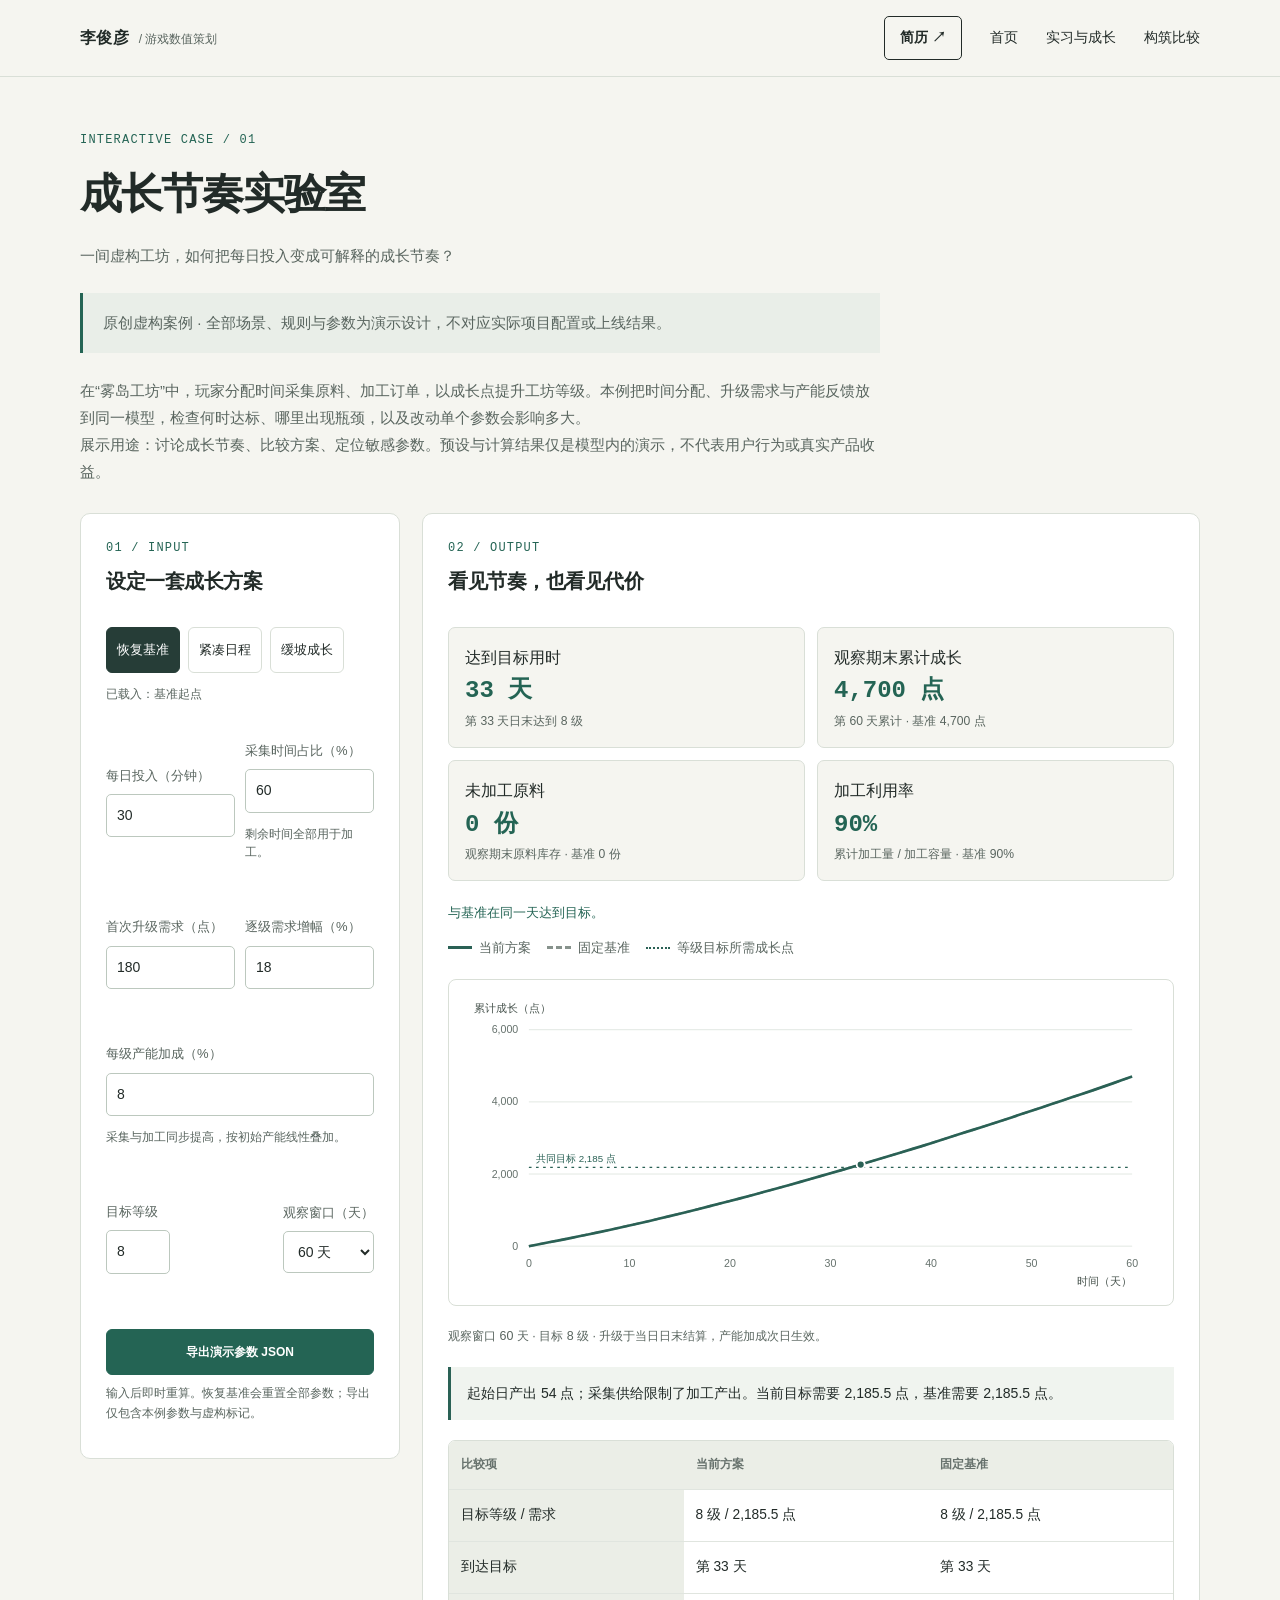
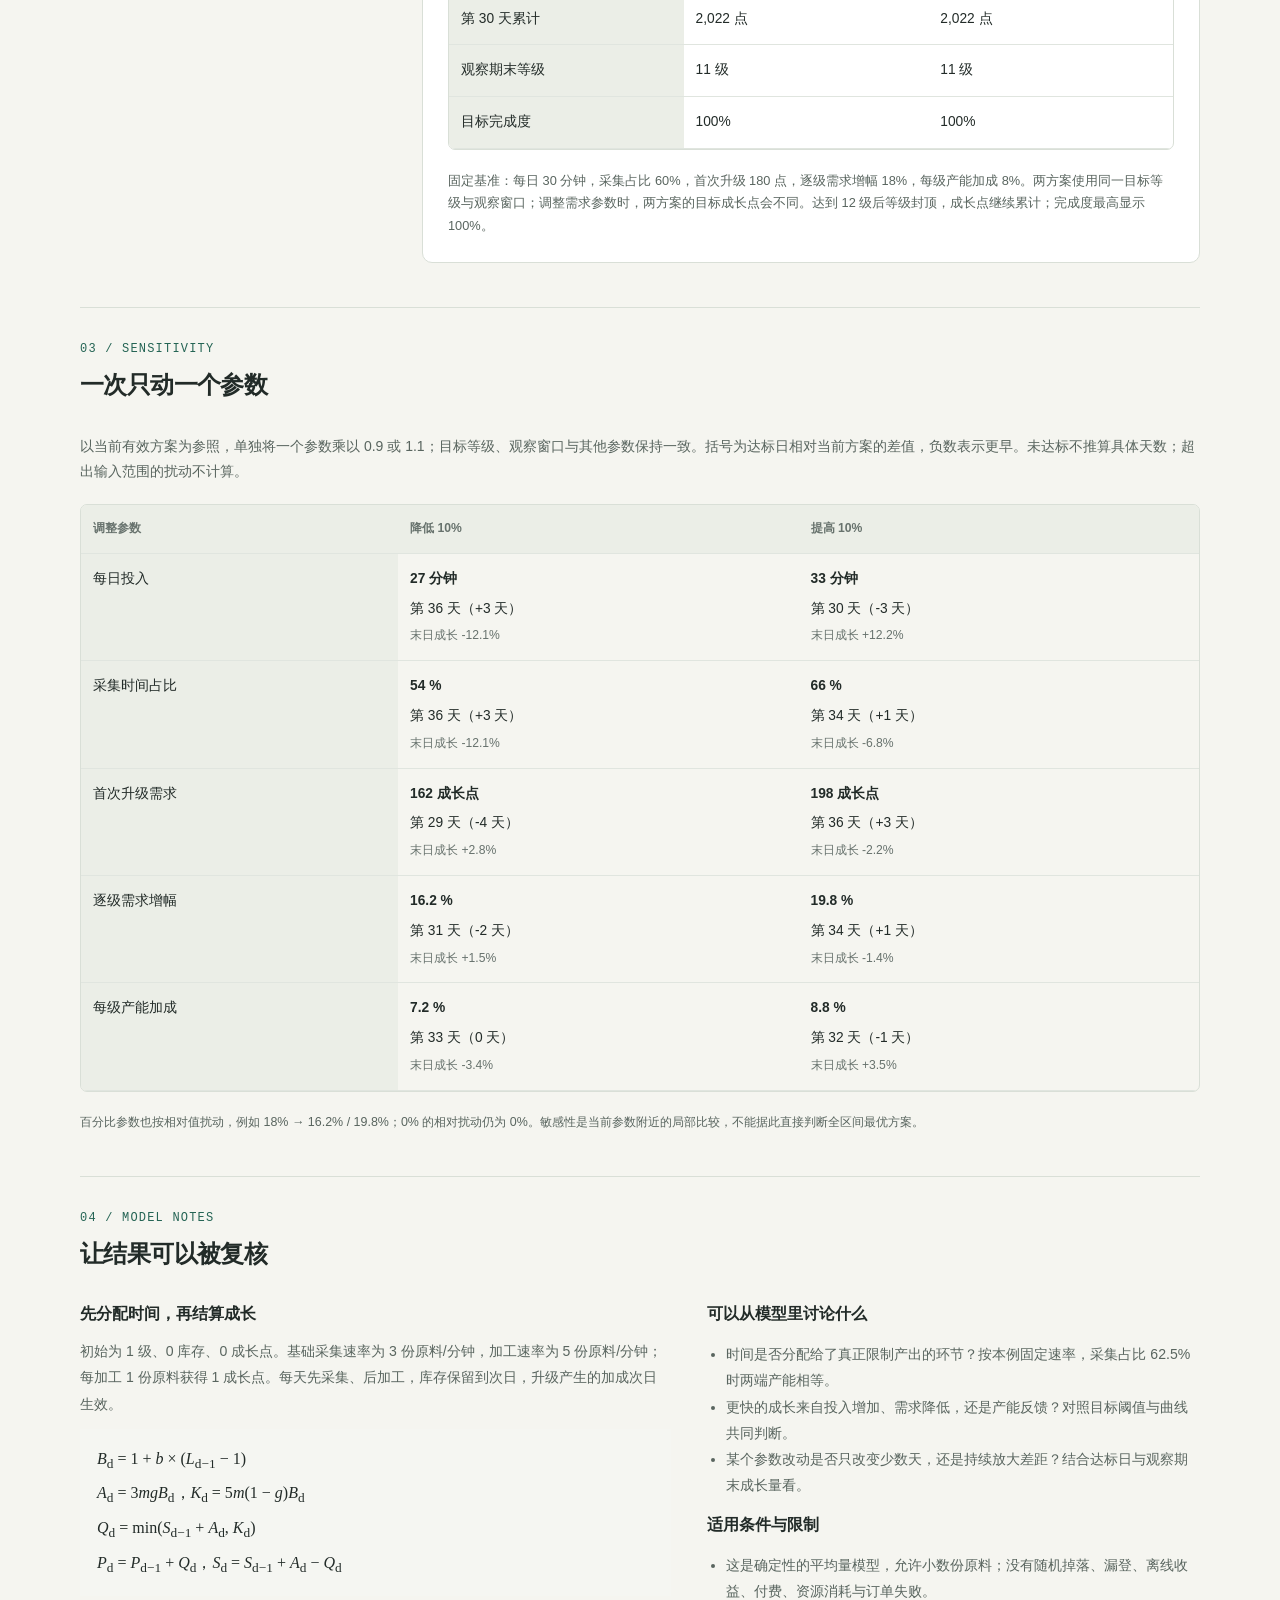
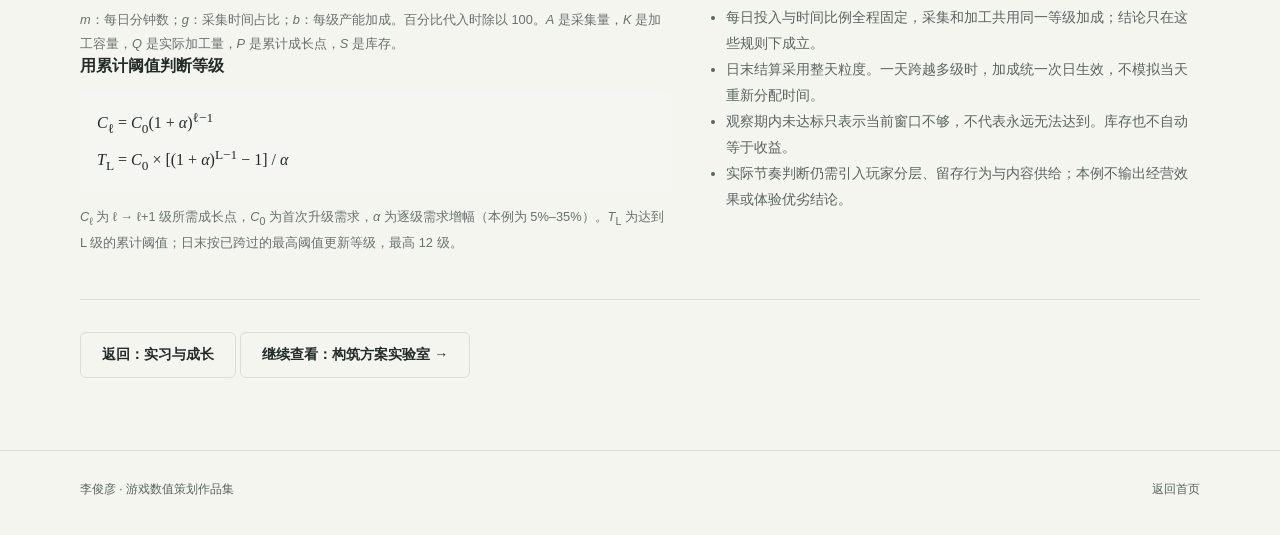
<file: growth-lab.html>
<!doctype html>
<html lang="zh-CN">
<head>
  <meta charset="utf-8">
  <meta name="viewport" content="width=device-width, initial-scale=1">
  <meta name="description" content="原创虚构工坊成长案例：调整采集与加工时间、成长需求和产能，比较成长节奏与参数敏感性。">
  <title>成长节奏实验室 · 李俊彦</title>
  <link rel="stylesheet" href="assets/portfolio.css">
  <link rel="stylesheet" href="assets/case.css">
  <script src="assets/portfolio.js" defer></script>
  <script src="assets/growth-demo.js" defer></script>
  <style>
    .growth-demo .preset-row { display: flex; flex-wrap: wrap; gap: 8px; margin: 16px 0 10px; }
    .growth-demo .preset-row button { font: inherit; font-size: .82rem; padding: 8px 10px; }
    .growth-demo .preset-row button[aria-pressed="true"] { background: #263d37; border-color: #263d37; color: #fff; }
    .growth-demo .field-error { display: block; min-height: 1.15em; margin-top: 4px; color: #a43222; font-size: .78rem; }
    .growth-demo .field input[aria-invalid="true"] { border-color: #a43222; }
    .growth-demo .field small { display: block; margin-top: 5px; font-size: .78rem; line-height: 1.5; }
    .growth-demo .growth-actions { display: grid; gap: 9px; margin-top: 16px; }
    .growth-demo .growth-actions .button { width: 100%; }
    .growth-demo .growth-actions p { margin: 0; font-size: .78rem; line-height: 1.6; }
    .growth-demo .growth-preset-label { font-size: .78rem; margin: 0 0 20px; }
    .growth-demo .growth-chart svg { display: block; width: 100%; min-width: 540px; height: auto; }
    .growth-demo .growth-chart { overflow-x: auto; }
    .growth-demo .growth-chart text { font-family: inherit; font-size: 12px; fill: #66726d; }
    .growth-demo .growth-chart .axis-label { fill: #48544e; font-size: 12px; }
    .growth-demo .growth-chart .grid-line { stroke: #dfe5e0; stroke-width: 1; }
    .growth-demo .growth-chart .current-curve { fill: none; stroke: #2a6155; stroke-width: 3; stroke-linejoin: round; }
    .growth-demo .growth-chart .baseline-curve { fill: none; stroke: #87928c; stroke-width: 2.5; stroke-dasharray: 7 5; stroke-linejoin: round; }
    .growth-demo .growth-chart .target-line { stroke-width: 1.25; stroke-dasharray: 3 5; }
    .growth-demo .growth-chart .current-target { stroke: #2a6155; }
    .growth-demo .growth-chart .baseline-target { stroke: #87928c; }
    .growth-demo .growth-chart .target-label { fill: #2a6155; font-size: 11px; paint-order: stroke; stroke: #fff; stroke-width: 4px; stroke-linejoin: round; }
    .growth-demo .growth-chart .baseline-label { fill: #66726d; }
    .growth-demo .growth-chart .current-dot { fill: #2a6155; stroke: #fff; stroke-width: 2; }
    .growth-demo .growth-chart .baseline-dot { fill: #87928c; stroke: #fff; stroke-width: 2; }
    .growth-demo .growth-legend { display: flex; flex-wrap: wrap; gap: 16px; margin: 12px 0 4px; font-size: .8rem; }
    .growth-demo .growth-legend span { display: inline-flex; gap: 7px; align-items: center; }
    .growth-demo .growth-legend i { display: inline-block; width: 24px; border-top: 3px solid #2a6155; }
    .growth-demo .growth-legend .baseline-key { border-color: #87928c; border-top-style: dashed; }
    .growth-demo .growth-legend .target-key { border-top-width: 2px; border-top-style: dotted; }
    .growth-demo .growth-caption { margin: 10px 0 0; font-size: .78rem; line-height: 1.65; }
    .growth-demo .growth-comparison-note { font-size: .8rem; line-height: 1.75; }
    .growth-demo .growth-insight { padding: 14px 16px; background: #f0f4ef; border-left: 3px solid #2a6155; font-size: .88rem; line-height: 1.8; margin: 20px 0; }
    .growth-demo .growth-table { width: 100%; border-collapse: collapse; font-size: .86rem; }
    .growth-demo .growth-table th, .growth-demo .growth-table td { padding: 13px 12px; text-align: left; border-bottom: 1px solid #e0e5df; vertical-align: top; }
    .growth-demo .growth-table thead th { color: #67726d; font-size: .76rem; font-weight: 600; }
    .growth-demo .growth-table tbody th { font-weight: 500; }
    .growth-demo .sensitivity-table { min-width: 510px; }
    .growth-demo .sensitivity-table td strong, .growth-demo .sensitivity-table td span { display: block; }
    .growth-demo .sensitivity-table td strong { margin-bottom: 5px; font-weight: 600; }
    .growth-demo .sensitivity-note { margin-top: 4px; color: #67726d; font-size: .76rem; }
    .growth-demo .model-grid { display: grid; grid-template-columns: 1.2fr 1fr; gap: 36px; }
    .growth-demo .model-grid h3 { font-size: 1rem; margin: 0 0 13px; }
    .growth-demo .model-grid p, .growth-demo .model-grid li { font-size: .88rem; line-height: 1.85; }
    .growth-demo .model-grid ul { padding-left: 1.2em; }
    .growth-demo .formula { padding: 14px 17px; background: #f5f6f2; overflow-x: auto; margin: 12px 0; line-height: 2; font-family: Georgia, "Times New Roman", serif; font-size: 1rem; }
    .growth-demo .formula div { white-space: nowrap; }
    .growth-demo .model-symbols { font-size: .8rem !important; color: #67726d; }
    .growth-demo .sr-only { position: absolute; width: 1px; height: 1px; overflow: hidden; clip-path: inset(50%); white-space: nowrap; }
    .growth-demo [hidden] { display: none !important; }
    .growth-demo button:disabled { opacity: .45; cursor: not-allowed; }
    .growth-demo .metric strong { display: block; }
    .growth-demo .metric small { display: block; font-size: .76rem; line-height: 1.65; }
    .growth-demo .growth-scroll-hint { display: none; font-size: .75rem; margin: 4px 0 0; }
    @media (max-width: 720px) {
      .growth-demo .model-grid { grid-template-columns: 1fr; gap: 22px; }
      .growth-demo .growth-scroll-hint { display: block; }
      .growth-demo .growth-table th, .growth-demo .growth-table td { padding: 11px 9px; }
    }
    @media (prefers-reduced-motion: reduce) { .growth-demo * { scroll-behavior: auto; } }
  </style>
</head>
<body>
  <a class="skip-link" href="#main">跳转到正文</a>
  <header class="site-header">
    <div class="container nav-inner">
      <a class="brand" href="index.html">李俊彦<span> / 游戏数值策划</span></a>
      <nav aria-label="主导航">
        <a class="nav-resume" href="resume.html">简历 ↗</a>
        <a href="index.html">首页</a>
        <a href="internship.html">实习与成长</a>
        <a href="build-lab.html">构筑比较</a>
      </nav>
    </div>
  </header>

  <main class="container case-main growth-demo" id="main">
    <section class="case-intro">
      <p class="eyebrow">INTERACTIVE CASE / 01</p>
      <h1>成长节奏实验室</h1>
      <p class="case-lead">一间虚构工坊，如何把每日投入变成可解释的成长节奏？</p>
      <p class="notice">原创虚构案例 · 全部场景、规则与参数为演示设计，不对应实际项目配置或上线结果。</p>
      <p>在“雾岛工坊”中，玩家分配时间采集原料、加工订单，以成长点提升工坊等级。本例把时间分配、升级需求与产能反馈放到同一模型，检查何时达标、哪里出现瓶颈，以及改动单个参数会影响多大。</p>
      <p class="muted">展示用途：讨论成长节奏、比较方案、定位敏感参数。预设与计算结果仅是模型内的演示，不代表用户行为或真实产品收益。</p>
    </section>

    <div class="case-grid">
      <aside class="control-panel" aria-labelledby="controls-heading">
        <div class="section-heading">
          <p class="eyebrow">01 / INPUT</p>
          <h2 id="controls-heading">设定一套成长方案</h2>
        </div>
        <form id="growth-controls" novalidate>
          <div class="preset-row" aria-label="演示预设">
            <button class="button button-secondary" type="button" data-growth-preset="baseline" aria-pressed="true">恢复基准</button>
            <button class="button button-secondary" type="button" data-growth-preset="short" aria-pressed="false">紧凑日程</button>
            <button class="button button-secondary" type="button" data-growth-preset="gentle" aria-pressed="false">缓坡成长</button>
          </div>
          <p class="growth-preset-label muted" id="growth-preset-label">已载入：基准起点</p>
          <div class="field-row">
            <div class="field">
              <label for="growth-minutes">每日投入（分钟）</label>
              <input id="growth-minutes" name="dailyMinutes" type="number" min="5" max="90" step="any" value="30" inputmode="decimal" aria-describedby="growth-error-dailyMinutes">
              <span class="field-error" id="growth-error-dailyMinutes"></span>
            </div>
            <div class="field">
              <label for="growth-gather">采集时间占比（%）</label>
              <input id="growth-gather" name="gatherPercent" type="number" min="20" max="80" step="any" value="60" inputmode="decimal" aria-describedby="growth-gather-hint growth-error-gatherPercent">
              <small class="muted" id="growth-gather-hint">剩余时间全部用于加工。</small>
              <span class="field-error" id="growth-error-gatherPercent"></span>
            </div>
          </div>
          <div class="field-row">
            <div class="field">
              <label for="growth-cost">首次升级需求（点）</label>
              <input id="growth-cost" name="baseCost" type="number" min="80" max="400" step="any" value="180" inputmode="decimal" aria-describedby="growth-error-baseCost">
              <span class="field-error" id="growth-error-baseCost"></span>
            </div>
            <div class="field">
              <label for="growth-cost-rise">逐级需求增幅（%）</label>
              <input id="growth-cost-rise" name="costGrowthPercent" type="number" min="5" max="35" step="any" value="18" inputmode="decimal" aria-describedby="growth-error-costGrowthPercent">
              <span class="field-error" id="growth-error-costGrowthPercent"></span>
            </div>
          </div>
          <div class="field">
            <label for="growth-productivity">每级产能加成（%）</label>
            <input id="growth-productivity" name="productivityPercent" type="number" min="0" max="20" step="any" value="8" inputmode="decimal" aria-describedby="growth-productivity-hint growth-error-productivityPercent">
            <small class="muted" id="growth-productivity-hint">采集与加工同步提高，按初始产能线性叠加。</small>
            <span class="field-error" id="growth-error-productivityPercent"></span>
          </div>
          <div class="field-row">
            <div class="field">
              <label for="growth-target">目标等级</label>
              <input id="growth-target" name="targetLevel" type="number" min="3" max="12" step="1" value="8" inputmode="numeric" aria-describedby="growth-error-targetLevel">
              <span class="field-error" id="growth-error-targetLevel"></span>
            </div>
            <div class="field">
              <label for="growth-horizon">观察窗口（天）</label>
              <select id="growth-horizon" name="horizon" aria-describedby="growth-error-horizon">
                <option value="30">30 天</option>
                <option value="60" selected>60 天</option>
                <option value="90">90 天</option>
                <option value="120">120 天</option>
              </select>
              <span class="field-error" id="growth-error-horizon"></span>
            </div>
          </div>
          <div class="growth-actions">
            <button type="button" class="button" id="growth-export">导出演示参数 JSON</button>
            <p class="muted">输入后即时重算。恢复基准会重置全部参数；导出仅包含本例参数与虚构标记。</p>
            <p class="status" id="growth-export-status" role="status"></p>
          </div>
        </form>
      </aside>

      <section class="result-panel" aria-labelledby="results-heading">
        <div class="section-heading">
          <p class="eyebrow">02 / OUTPUT</p>
          <h2 id="results-heading">看见节奏，也看见代价</h2>
        </div>
        <p class="status" id="growth-validation" role="alert" hidden></p>
        <noscript><p class="notice">请启用 JavaScript 以使用参数模拟。下方仍可阅读模型规则与适用限制。</p></noscript>
        <div id="growth-results-body" hidden>
          <div class="metric-grid">
            <div class="metric">
              <span>达到目标用时</span>
              <strong id="growth-target-day"></strong>
              <small class="muted" id="growth-target-detail"></small>
            </div>
            <div class="metric">
              <span>观察期末累计成长</span>
              <strong id="growth-points"></strong>
              <small class="muted" id="growth-points-detail"></small>
            </div>
            <div class="metric">
              <span>未加工原料</span>
              <strong id="growth-stock"></strong>
              <small class="muted" id="growth-stock-detail"></small>
            </div>
            <div class="metric">
              <span>加工利用率</span>
              <strong id="growth-utilization"></strong>
              <small class="muted" id="growth-utilization-detail"></small>
            </div>
          </div>
          <p class="status" id="growth-day-comparison"></p>
          <div class="legend growth-legend" aria-label="图例">
            <span><i aria-hidden="true"></i>当前方案</span>
            <span><i class="baseline-key" aria-hidden="true"></i>固定基准</span>
            <span><i class="target-key" aria-hidden="true"></i>等级目标所需成长点</span>
          </div>
          <div class="chart-wrap growth-chart" id="growth-chart"></div>
          <p class="growth-scroll-hint muted">小屏幕可横向滚动图表与表格。</p>
          <p class="growth-caption muted" id="growth-chart-caption"></p>
          <p class="growth-insight" id="growth-insight"></p>
          <div class="table-wrap">
            <table class="growth-table">
              <caption class="sr-only">当前方案与固定基准的比较</caption>
              <thead><tr><th scope="col">比较项</th><th scope="col">当前方案</th><th scope="col">固定基准</th></tr></thead>
              <tbody id="growth-comparison"></tbody>
            </table>
          </div>
          <p class="growth-comparison-note muted">固定基准：每日 30 分钟，采集占比 60%，首次升级 180 点，逐级需求增幅 18%，每级产能加成 8%。两方案使用同一目标等级与观察窗口；调整需求参数时，两方案的目标成长点会不同。达到 12 级后等级封顶，成长点继续累计；完成度最高显示 100%。</p>
        </div>
        <p class="sr-only" id="growth-live-summary" aria-live="polite" aria-atomic="true"></p>
      </section>
    </div>

    <section class="case-section" aria-labelledby="sensitivity-heading">
      <div class="section-heading">
        <p class="eyebrow">03 / SENSITIVITY</p>
        <h2 id="sensitivity-heading">一次只动一个参数</h2>
      </div>
      <p class="muted">以当前有效方案为参照，单独将一个参数乘以 0.9 或 1.1；目标等级、观察窗口与其他参数保持一致。括号为达标日相对当前方案的差值，负数表示更早。未达标不推算具体天数；超出输入范围的扰动不计算。</p>
      <div class="table-wrap">
        <table class="growth-table sensitivity-table">
          <caption class="sr-only">单参数相对变化百分之十的敏感性分析</caption>
          <thead><tr><th scope="col">调整参数</th><th scope="col">降低 10%</th><th scope="col">提高 10%</th></tr></thead>
          <tbody id="growth-sensitivity"><tr><td colspan="3">输入有效参数后自动生成。</td></tr></tbody>
        </table>
      </div>
      <p class="growth-caption muted">百分比参数也按相对值扰动，例如 18% → 16.2% / 19.8%；0% 的相对扰动仍为 0%。敏感性是当前参数附近的局部比较，不能据此直接判断全区间最优方案。</p>
    </section>

    <section class="case-section" aria-labelledby="method-heading">
      <div class="section-heading">
        <p class="eyebrow">04 / MODEL NOTES</p>
        <h2 id="method-heading">让结果可以被复核</h2>
      </div>
      <div class="model-grid">
        <div>
          <h3>先分配时间，再结算成长</h3>
          <p>初始为 1 级、0 库存、0 成长点。基础采集速率为 3 份原料/分钟，加工速率为 5 份原料/分钟；每加工 1 份原料获得 1 成长点。每天先采集、后加工，库存保留到次日，升级产生的加成次日生效。</p>
          <div class="formula" aria-label="每日采集加工与成长计算公式">
            <div><var>B</var><sub>d</sub> = 1 + <var>b</var> × (<var>L</var><sub>d−1</sub> − 1)</div>
            <div><var>A</var><sub>d</sub> = 3<var>m</var><var>g</var><var>B</var><sub>d</sub>，<var>K</var><sub>d</sub> = 5<var>m</var>(1 − <var>g</var>)<var>B</var><sub>d</sub></div>
            <div><var>Q</var><sub>d</sub> = min(<var>S</var><sub>d−1</sub> + <var>A</var><sub>d</sub>, <var>K</var><sub>d</sub>)</div>
            <div><var>P</var><sub>d</sub> = <var>P</var><sub>d−1</sub> + <var>Q</var><sub>d</sub>，<var>S</var><sub>d</sub> = <var>S</var><sub>d−1</sub> + <var>A</var><sub>d</sub> − <var>Q</var><sub>d</sub></div>
          </div>
          <p class="model-symbols"><var>m</var>：每日分钟数；<var>g</var>：采集时间占比；<var>b</var>：每级产能加成。百分比代入时除以 100。<var>A</var> 是采集量，<var>K</var> 是加工容量，<var>Q</var> 是实际加工量，<var>P</var> 是累计成长点，<var>S</var> 是库存。</p>
          <h3>用累计阈值判断等级</h3>
          <div class="formula" aria-label="等级阈值计算公式">
            <div><var>C</var><sub>ℓ</sub> = <var>C</var><sub>0</sub>(1 + <var>α</var>)<sup>ℓ−1</sup></div>
            <div><var>T</var><sub>L</sub> = <var>C</var><sub>0</sub> × [(1 + <var>α</var>)<sup>L−1</sup> − 1] / <var>α</var></div>
          </div>
          <p class="model-symbols"><var>C</var><sub>ℓ</sub> 为 ℓ → ℓ+1 级所需成长点，<var>C</var><sub>0</sub> 为首次升级需求，<var>α</var> 为逐级需求增幅（本例为 5%–35%）。<var>T</var><sub>L</sub> 为达到 L 级的累计阈值；日末按已跨过的最高阈值更新等级，最高 12 级。</p>
        </div>
        <div>
          <h3>可以从模型里讨论什么</h3>
          <ul>
            <li>时间是否分配给了真正限制产出的环节？按本例固定速率，采集占比 62.5% 时两端产能相等。</li>
            <li>更快的成长来自投入增加、需求降低，还是产能反馈？对照目标阈值与曲线共同判断。</li>
            <li>某个参数改动是否只改变少数天，还是持续放大差距？结合达标日与观察期末成长量看。</li>
          </ul>
          <h3>适用条件与限制</h3>
          <ul>
            <li>这是确定性的平均量模型，允许小数份原料；没有随机掉落、漏登、离线收益、付费、资源消耗与订单失败。</li>
            <li>每日投入与时间比例全程固定，采集和加工共用同一等级加成；结论只在这些规则下成立。</li>
            <li>日末结算采用整天粒度。一天跨越多级时，加成统一次日生效，不模拟当天重新分配时间。</li>
            <li>观察期内未达标只表示当前窗口不够，不代表永远无法达到。库存也不自动等于收益。</li>
            <li>实际节奏判断仍需引入玩家分层、留存行为与内容供给；本例不输出经营效果或体验优劣结论。</li>
          </ul>
        </div>
      </div>
    </section>
    <p class="case-section"><a class="button button-secondary" href="internship.html">返回：实习与成长</a> <a class="button button-secondary" href="build-lab.html">继续查看：构筑方案实验室 →</a></p>
  </main>
  <footer class="site-footer"><div class="container"><p>李俊彦 · 游戏数值策划作品集</p><a href="index.html">返回首页</a></div></footer>
</body>
</html>
</file>
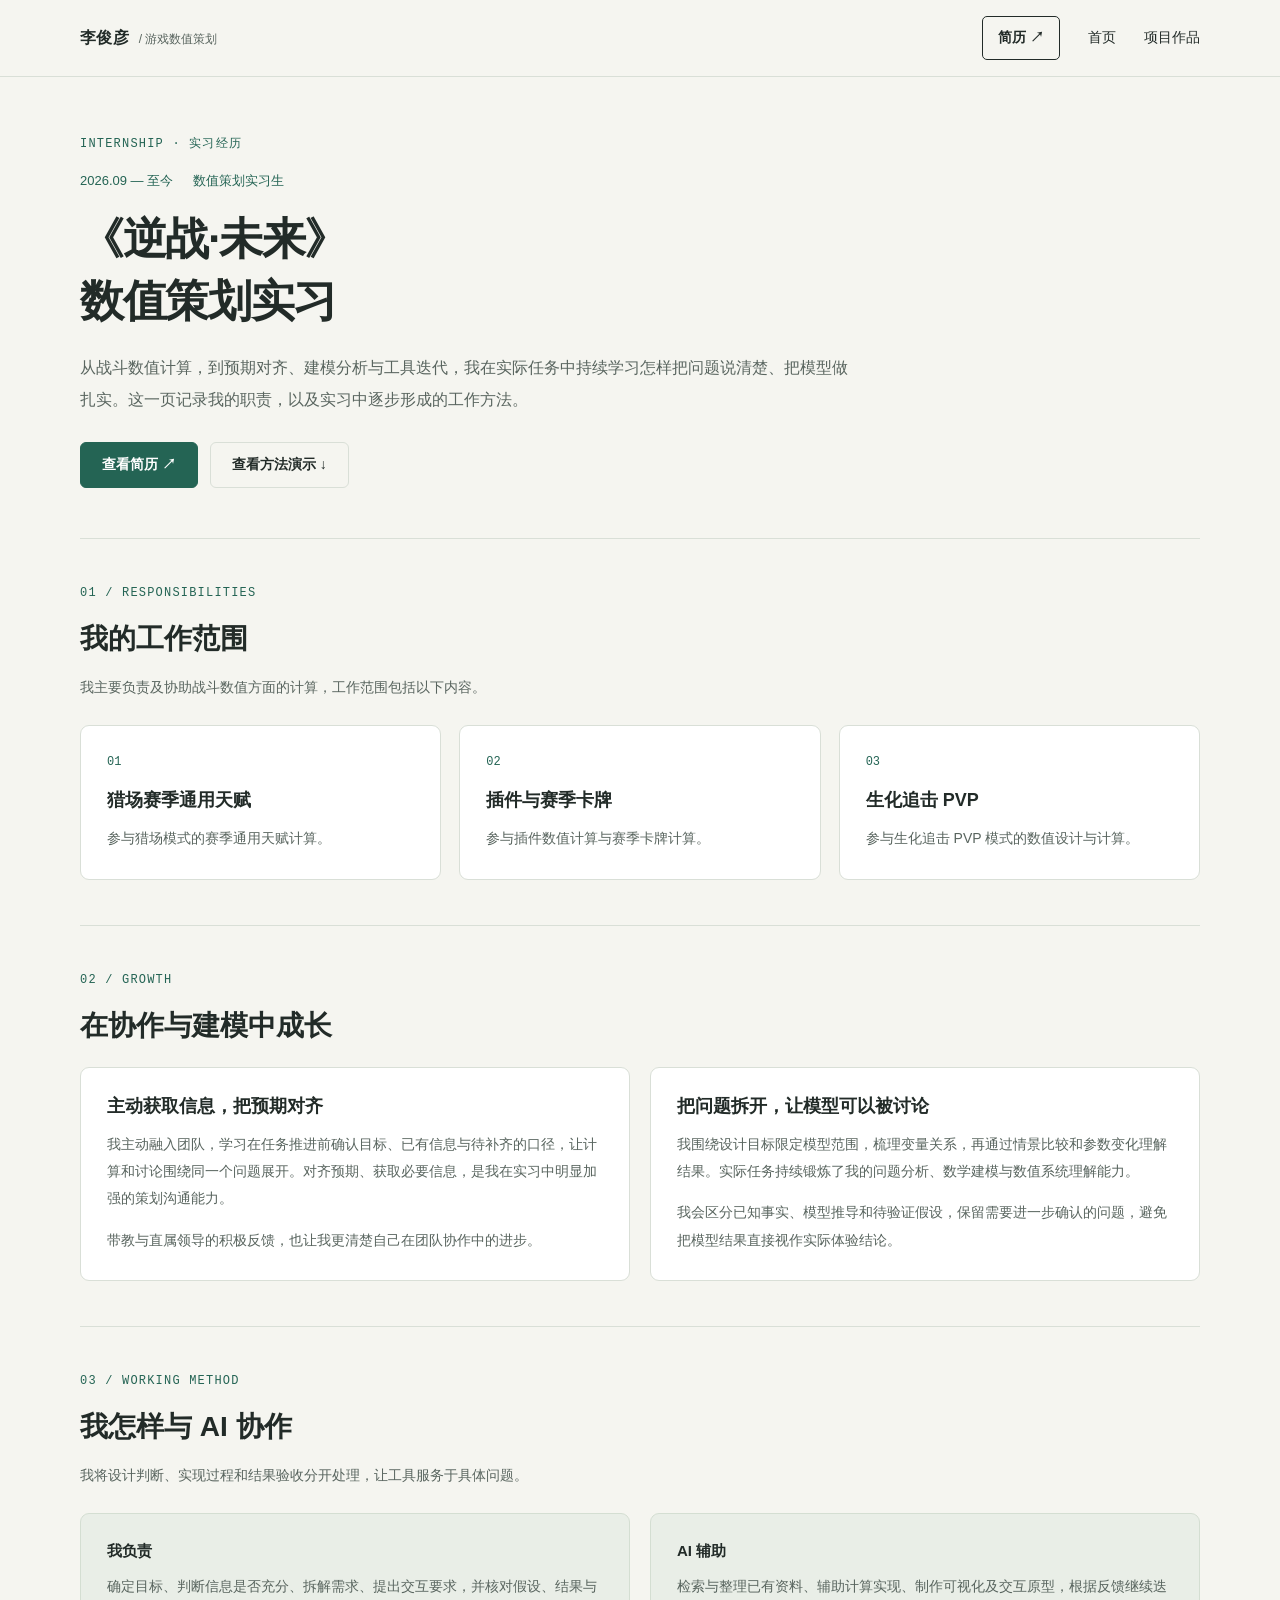
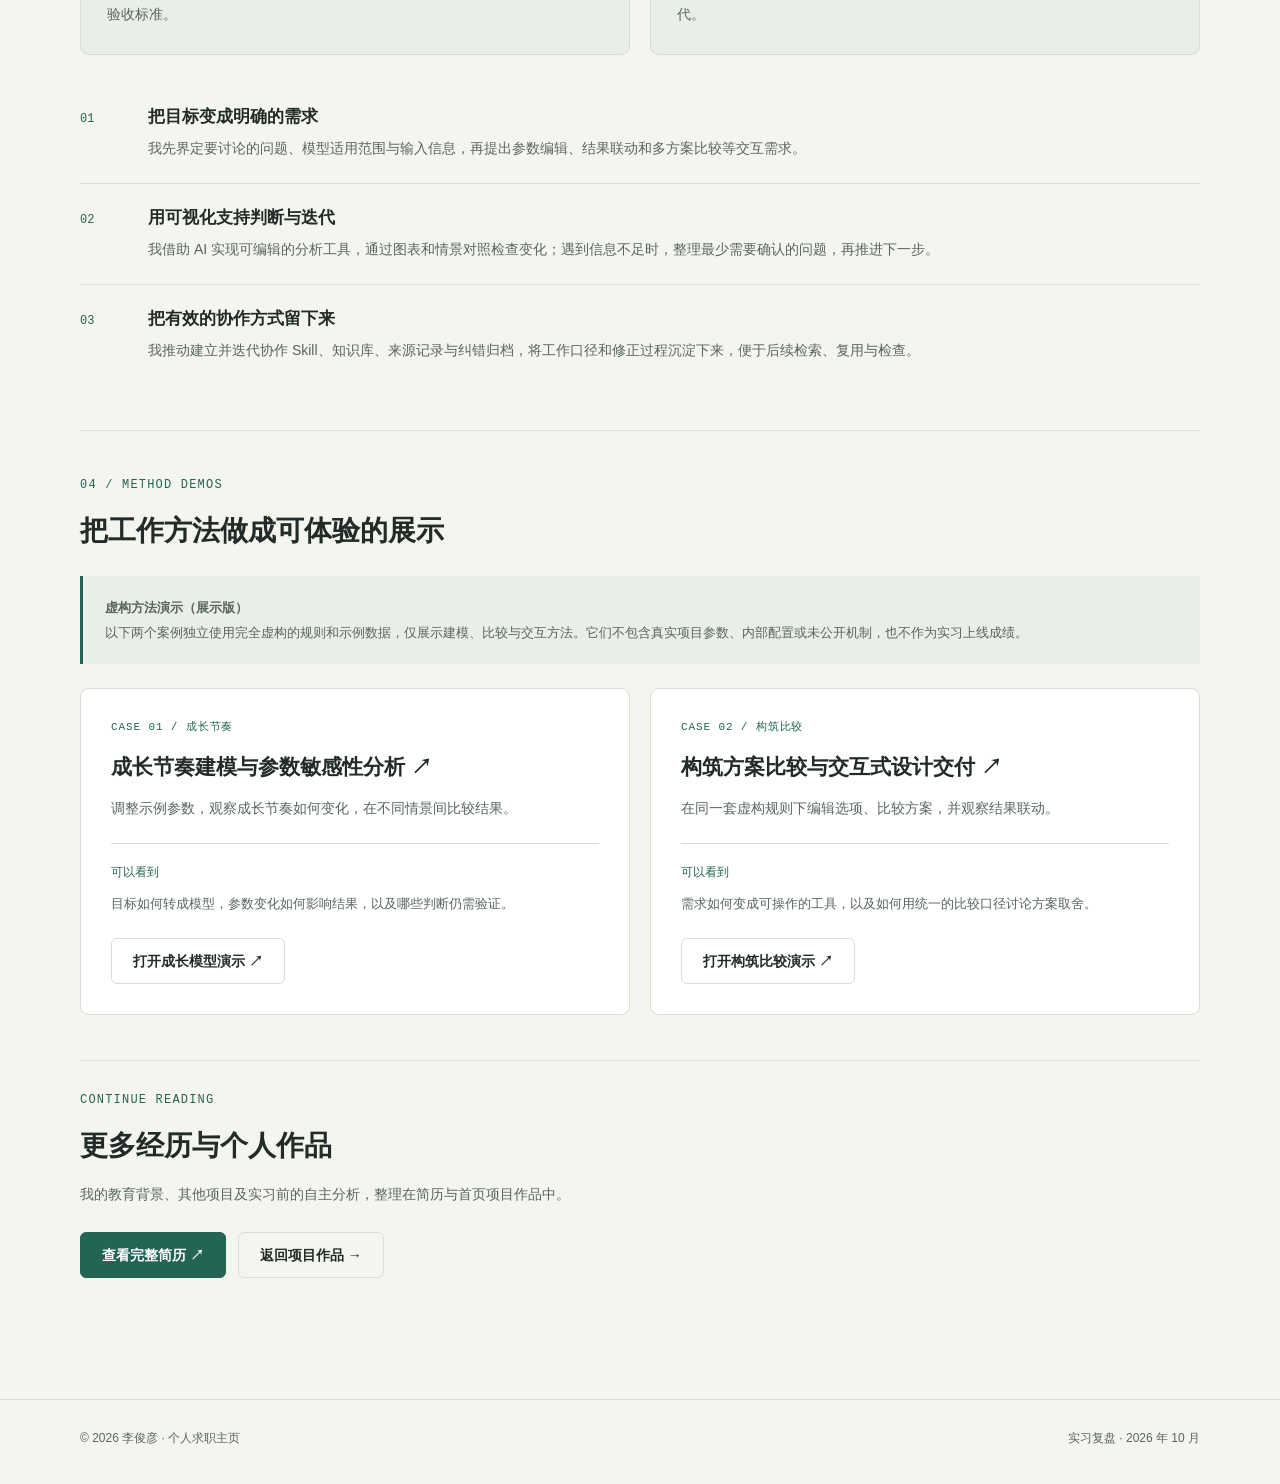
<file: internship.html>
<!DOCTYPE html>
<html lang="zh-CN">
<head>
  <meta charset="UTF-8" />
  <meta name="viewport" content="width=device-width, initial-scale=1.0" />
  <meta name="color-scheme" content="light" />
  <title>实习经历 · 李俊彦｜游戏数值策划</title>
  <meta name="description" content="李俊彦在《逆战·未来》的数值策划实习：战斗数值职责、团队协作、建模成长与AI辅助工具方法。附使用完全虚构规则和示例数据的方法演示。" />
  <link rel="stylesheet" href="assets/portfolio.css" />
  <link rel="stylesheet" href="assets/internship.css" />
  <link rel="icon" href="assets/avatar.svg" type="image/svg+xml" />
</head>
<body>
  <a class="skip-link" href="#main">跳转到正文</a>
  <header class="site-header">
    <div class="container nav-inner">
      <a class="brand" href="index.html" aria-label="李俊彦，返回首页">李俊彦<span> / 游戏数值策划</span></a>
      <nav class="nav-links" aria-label="主导航">
        <a class="nav-resume" href="resume.html">简历 ↗</a>
        <a href="index.html">首页</a>
        <a href="index.html#projects">项目作品</a>
      </nav>
    </div>
  </header>

  <main class="internship-page" id="main">
    <div class="container">
      <section class="internship-hero" aria-labelledby="internship-title">
        <p class="eyebrow">INTERNSHIP · 实习经历</p>
        <div class="internship-meta">
          <span>2026.09 — 至今</span>
          <span>数值策划实习生</span>
        </div>
        <h1 id="internship-title">《逆战·未来》<br />数值策划实习</h1>
        <p class="internship-intro">从战斗数值计算，到预期对齐、建模分析与工具迭代，我在实际任务中持续学习怎样把问题说清楚、把模型做扎实。这一页记录我的职责，以及实习中逐步形成的工作方法。</p>
        <div class="hero-actions">
          <a class="button" href="resume.html">查看简历 ↗</a>
          <a class="button button-secondary" href="#demos">查看方法演示 ↓</a>
        </div>
      </section>

      <section class="internship-section" aria-labelledby="responsibilities-title">
        <p class="eyebrow">01 / RESPONSIBILITIES</p>
        <h2 class="section-heading" id="responsibilities-title">我的工作范围</h2>
        <p class="muted">我主要负责及协助战斗数值方面的计算，工作范围包括以下内容。</p>
        <div class="responsibility-grid">
          <article class="responsibility-card">
            <span class="item-number" aria-hidden="true">01</span>
            <h3>猎场赛季通用天赋</h3>
            <p>参与猎场模式的赛季通用天赋计算。</p>
          </article>
          <article class="responsibility-card">
            <span class="item-number" aria-hidden="true">02</span>
            <h3>插件与赛季卡牌</h3>
            <p>参与插件数值计算与赛季卡牌计算。</p>
          </article>
          <article class="responsibility-card">
            <span class="item-number" aria-hidden="true">03</span>
            <h3>生化追击 PVP</h3>
            <p>参与生化追击 PVP 模式的数值设计与计算。</p>
          </article>
        </div>
      </section>

      <section class="internship-section" aria-labelledby="growth-title">
        <p class="eyebrow">02 / GROWTH</p>
        <h2 class="section-heading" id="growth-title">在协作与建模中成长</h2>
        <div class="growth-grid">
          <article class="growth-note">
            <h3>主动获取信息，把预期对齐</h3>
            <p>我主动融入团队，学习在任务推进前确认目标、已有信息与待补齐的口径，让计算和讨论围绕同一个问题展开。对齐预期、获取必要信息，是我在实习中明显加强的策划沟通能力。</p>
            <p>带教与直属领导的积极反馈，也让我更清楚自己在团队协作中的进步。</p>
          </article>
          <article class="growth-note">
            <h3>把问题拆开，让模型可以被讨论</h3>
            <p>我围绕设计目标限定模型范围，梳理变量关系，再通过情景比较和参数变化理解结果。实际任务持续锻炼了我的问题分析、数学建模与数值系统理解能力。</p>
            <p>我会区分已知事实、模型推导和待验证假设，保留需要进一步确认的问题，避免把模型结果直接视作实际体验结论。</p>
          </article>
        </div>
      </section>

      <section class="internship-section" aria-labelledby="ai-title">
        <p class="eyebrow">03 / WORKING METHOD</p>
        <h2 class="section-heading" id="ai-title">我怎样与 AI 协作</h2>
        <p class="muted">我将设计判断、实现过程和结果验收分开处理，让工具服务于具体问题。</p>
        <div class="ownership-grid">
          <article class="ownership-card">
            <h3>我负责</h3>
            <p>确定目标、判断信息是否充分、拆解需求、提出交互要求，并核对假设、结果与验收标准。</p>
          </article>
          <article class="ownership-card">
            <h3>AI 辅助</h3>
            <p>检索与整理已有资料、辅助计算实现、制作可视化及交互原型，根据反馈继续迭代。</p>
          </article>
        </div>
        <ol class="workflow-list">
          <li class="workflow-step">
            <span class="step-number" aria-hidden="true">01</span>
            <div class="step-copy">
              <h3>把目标变成明确的需求</h3>
              <p>我先界定要讨论的问题、模型适用范围与输入信息，再提出参数编辑、结果联动和多方案比较等交互需求。</p>
            </div>
          </li>
          <li class="workflow-step">
            <span class="step-number" aria-hidden="true">02</span>
            <div class="step-copy">
              <h3>用可视化支持判断与迭代</h3>
              <p>我借助 AI 实现可编辑的分析工具，通过图表和情景对照检查变化；遇到信息不足时，整理最少需要确认的问题，再推进下一步。</p>
            </div>
          </li>
          <li class="workflow-step">
            <span class="step-number" aria-hidden="true">03</span>
            <div class="step-copy">
              <h3>把有效的协作方式留下来</h3>
              <p>我推动建立并迭代协作 Skill、知识库、来源记录与纠错归档，将工作口径和修正过程沉淀下来，便于后续检索、复用与检查。</p>
            </div>
          </li>
        </ol>
      </section>

      <section class="internship-section" id="demos" aria-labelledby="demos-title">
        <p class="eyebrow">04 / METHOD DEMOS</p>
        <h2 class="section-heading" id="demos-title">把工作方法做成可体验的展示</h2>
        <div class="public-note">
          <strong>虚构方法演示（展示版）</strong>
          <p>以下两个案例独立使用完全虚构的规则和示例数据，仅展示建模、比较与交互方法。它们不包含真实项目参数、内部配置或未公开机制，也不作为实习上线成绩。</p>
        </div>
        <div class="demo-grid">
          <article class="demo-card">
            <span class="demo-tag">CASE 01 / 成长节奏</span>
            <h3><a href="growth-lab.html">成长节奏建模与参数敏感性分析 ↗</a></h3>
            <p>调整示例参数，观察成长节奏如何变化，在不同情景间比较结果。</p>
            <dl class="demo-details">
              <dt>可以看到</dt>
              <dd>目标如何转成模型，参数变化如何影响结果，以及哪些判断仍需验证。</dd>
            </dl>
            <a class="button button-secondary" href="growth-lab.html">打开成长模型演示 ↗</a>
          </article>
          <article class="demo-card">
            <span class="demo-tag">CASE 02 / 构筑比较</span>
            <h3><a href="build-lab.html">构筑方案比较与交互式设计交付 ↗</a></h3>
            <p>在同一套虚构规则下编辑选项、比较方案，并观察结果联动。</p>
            <dl class="demo-details">
              <dt>可以看到</dt>
              <dd>需求如何变成可操作的工具，以及如何用统一的比较口径讨论方案取舍。</dd>
            </dl>
            <a class="button button-secondary" href="build-lab.html">打开构筑比较演示 ↗</a>
          </article>
        </div>
      </section>

      <section class="internship-section internship-closing" aria-labelledby="more-title">
        <p class="eyebrow">CONTINUE READING</p>
        <h2 class="section-heading" id="more-title">更多经历与个人作品</h2>
        <p class="muted">我的教育背景、其他项目及实习前的自主分析，整理在简历与首页项目作品中。</p>
        <div class="hero-actions">
          <a class="button" href="resume.html">查看完整简历 ↗</a>
          <a class="button button-secondary" href="index.html#projects">返回项目作品 →</a>
        </div>
      </section>
    </div>
  </main>

  <footer class="site-footer">
    <div class="container">
      <p>© <span id="year">2026</span> 李俊彦 · 个人求职主页</p>
      <p class="muted">实习复盘 · 2026 年 10 月</p>
    </div>
  </footer>
  <script src="assets/portfolio.js"></script>
</body>
</html>
</file>
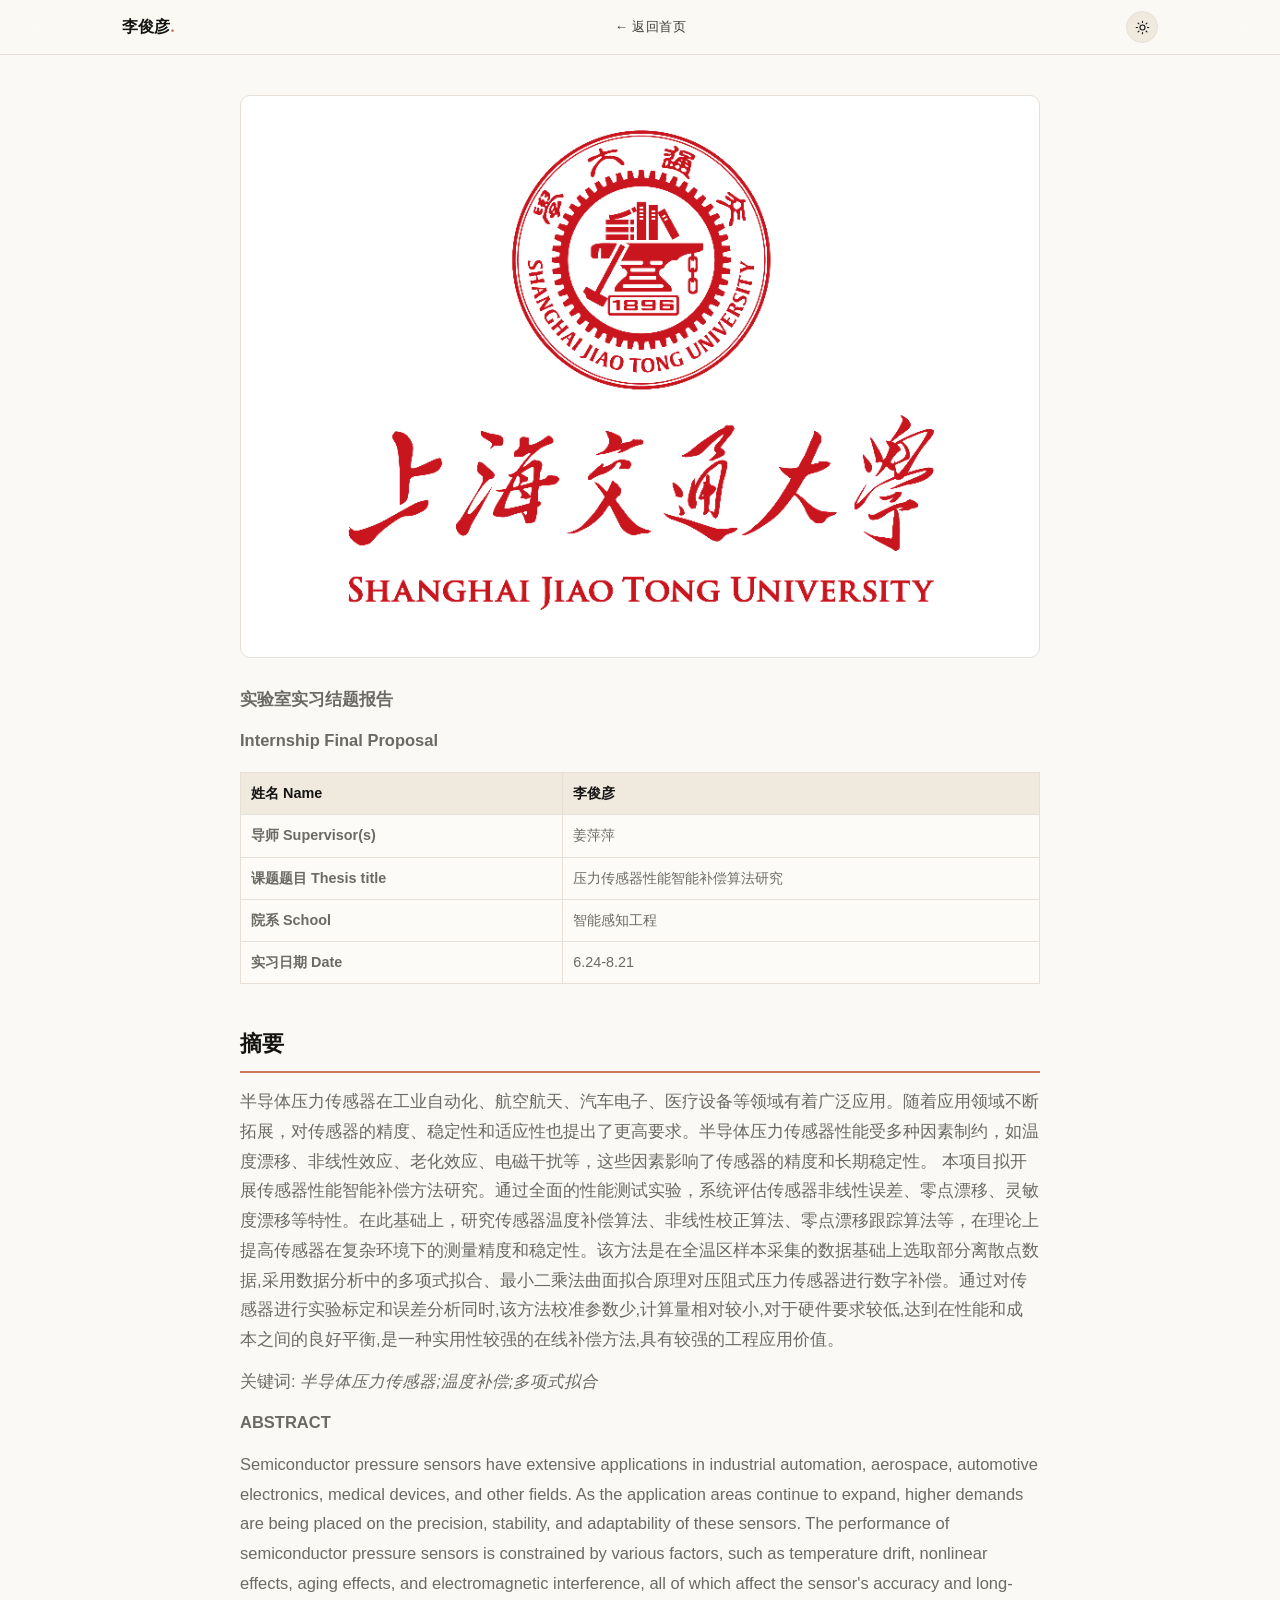
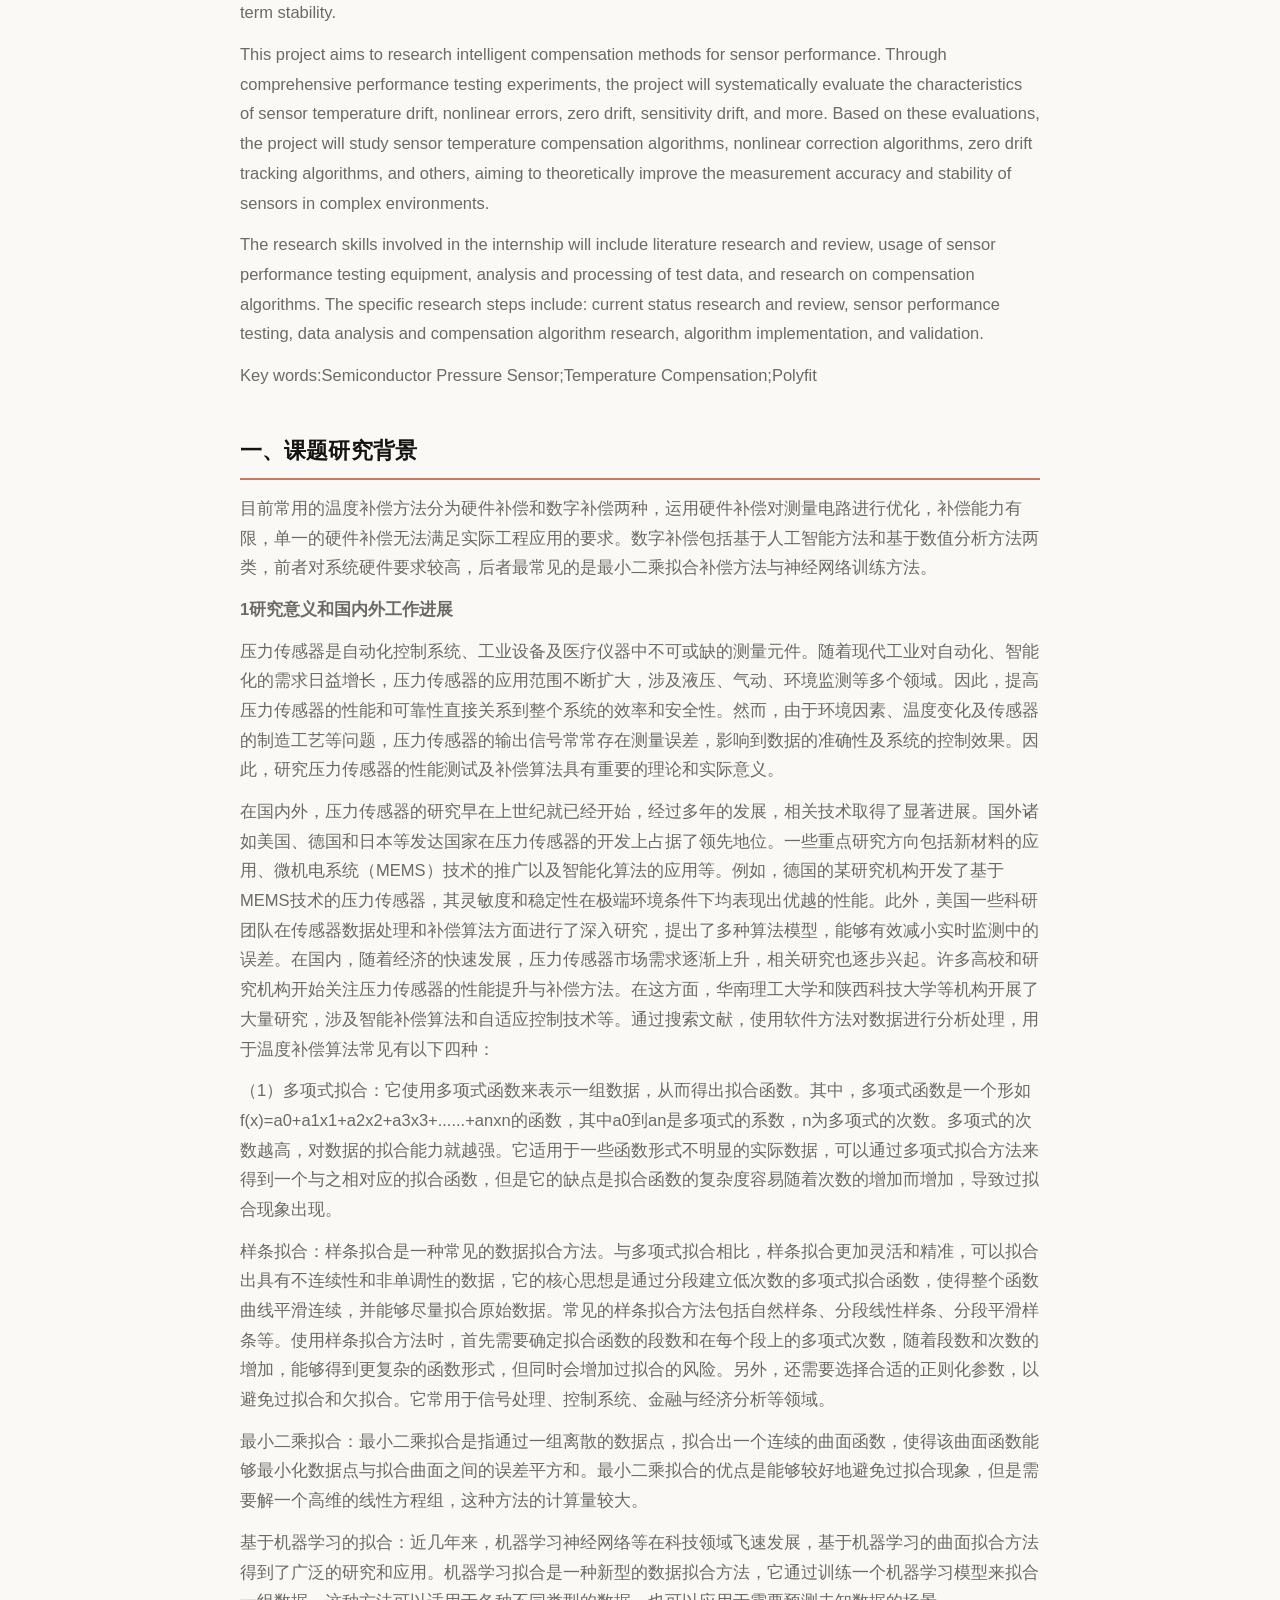
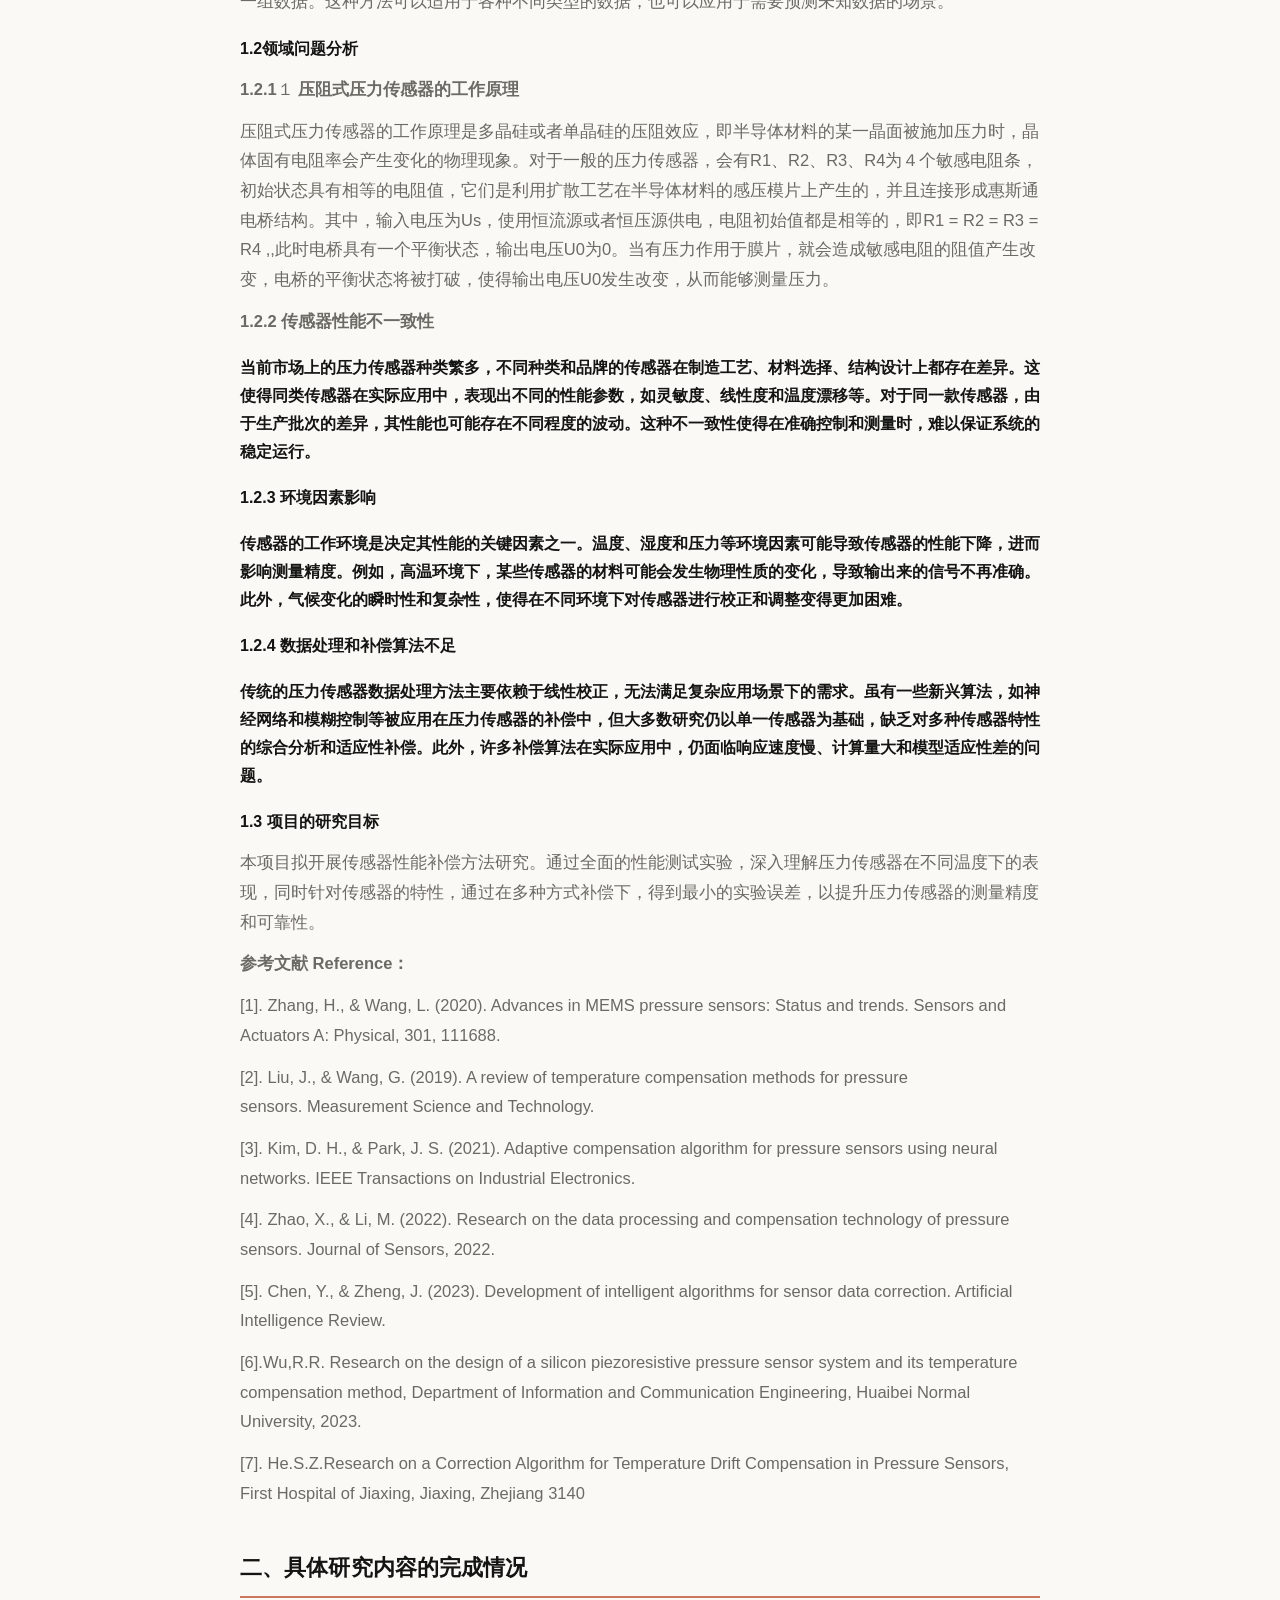
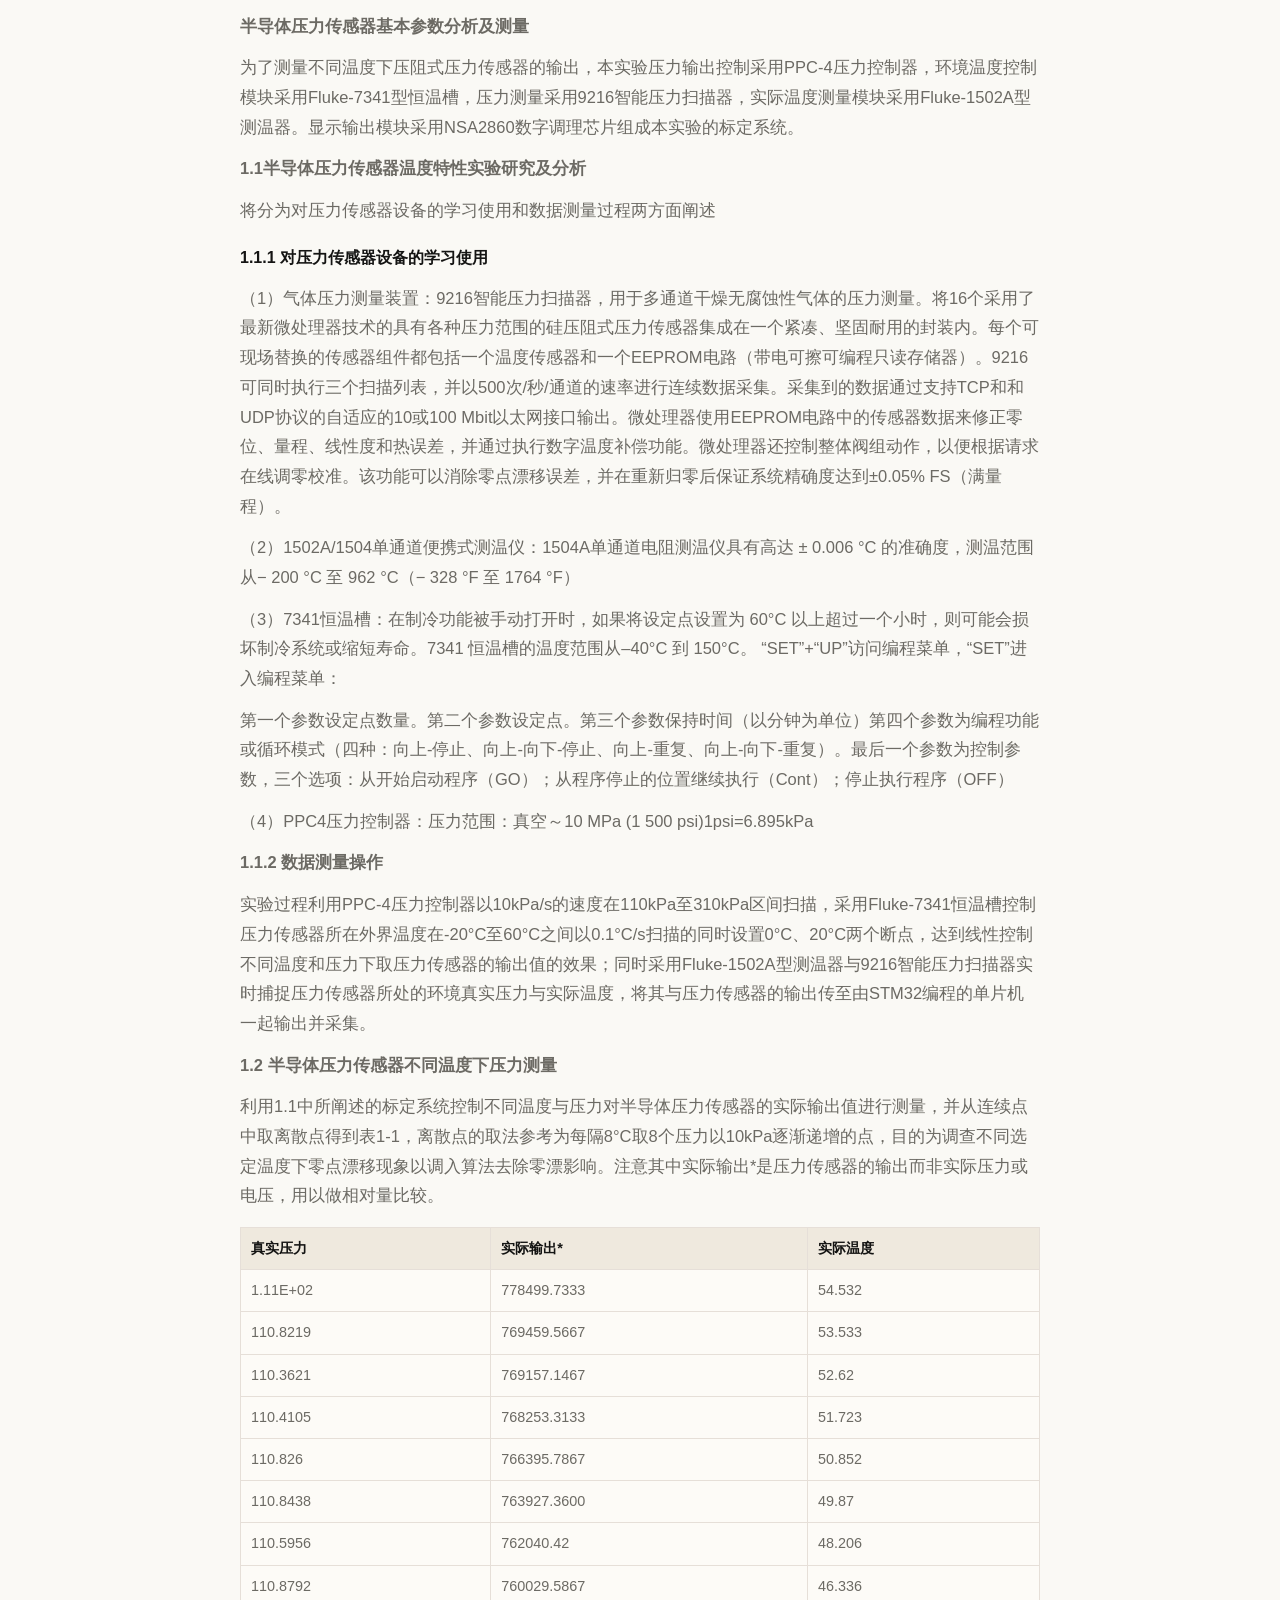
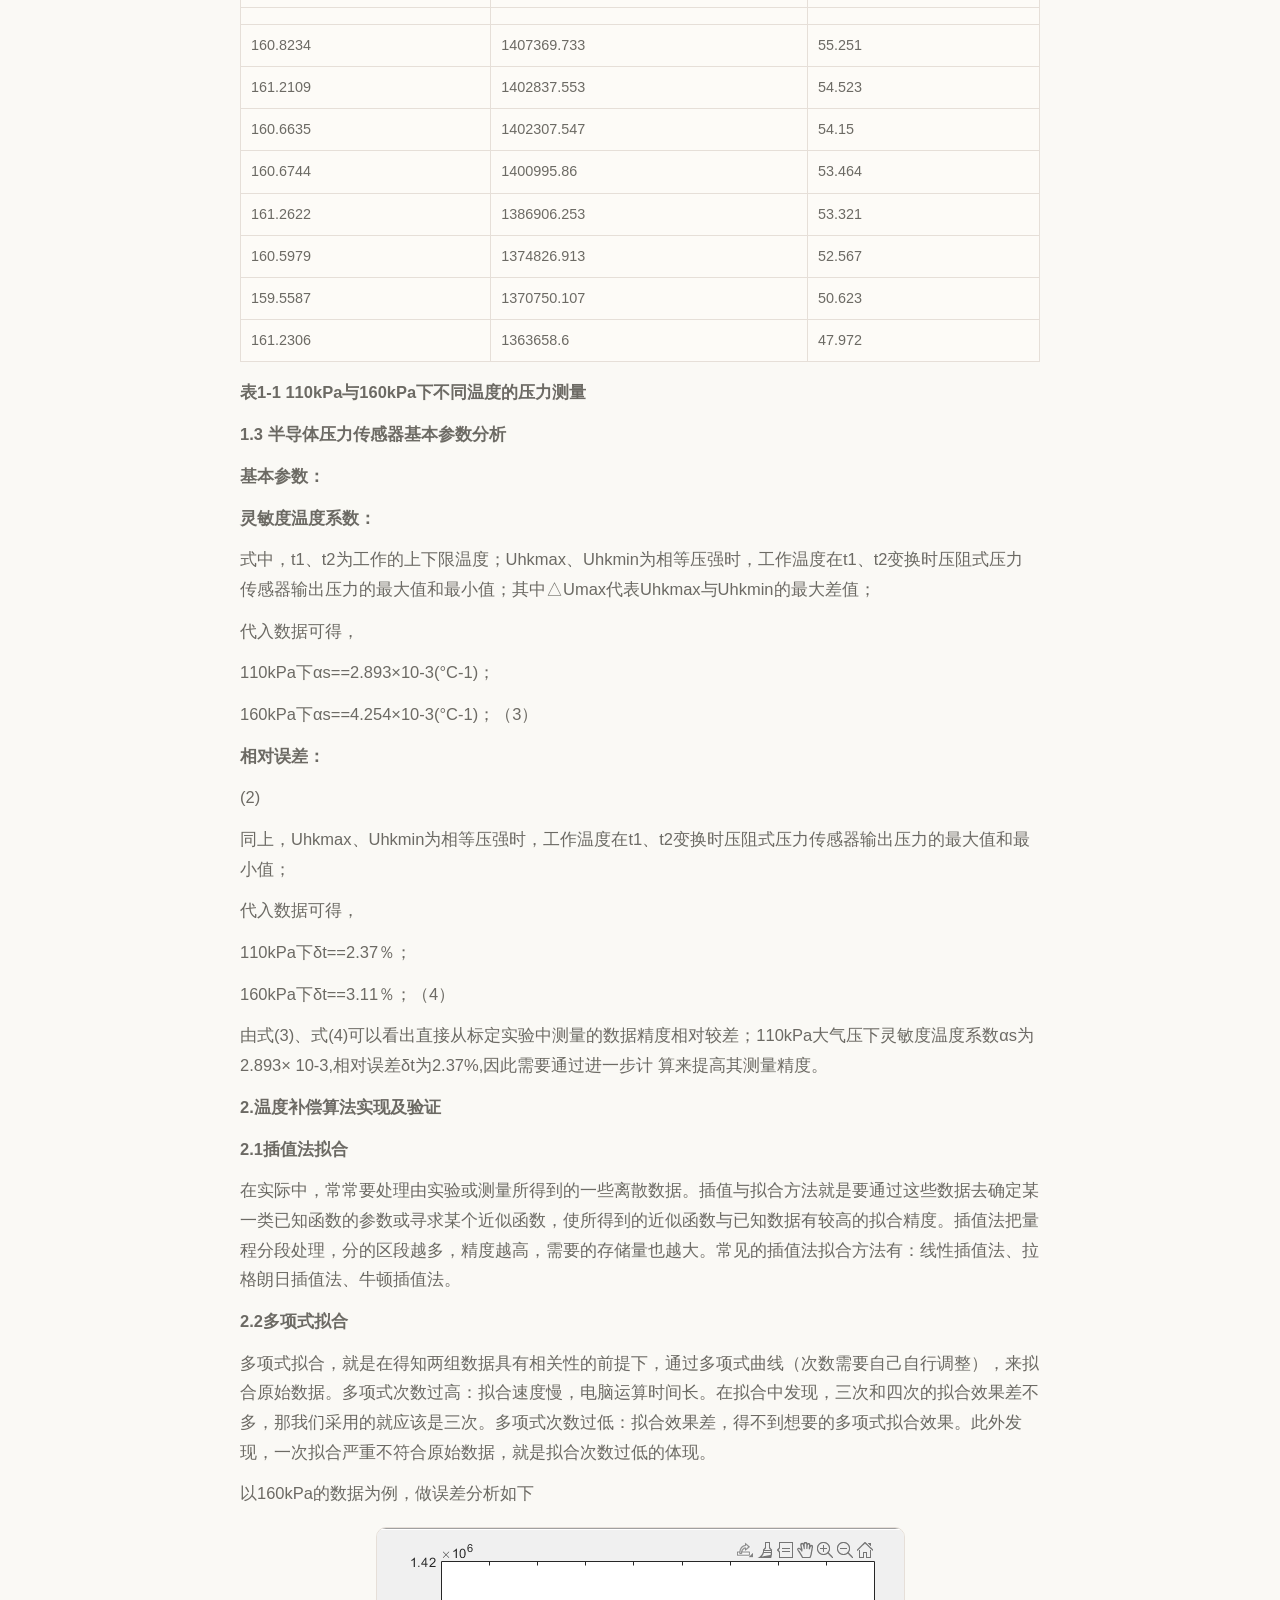
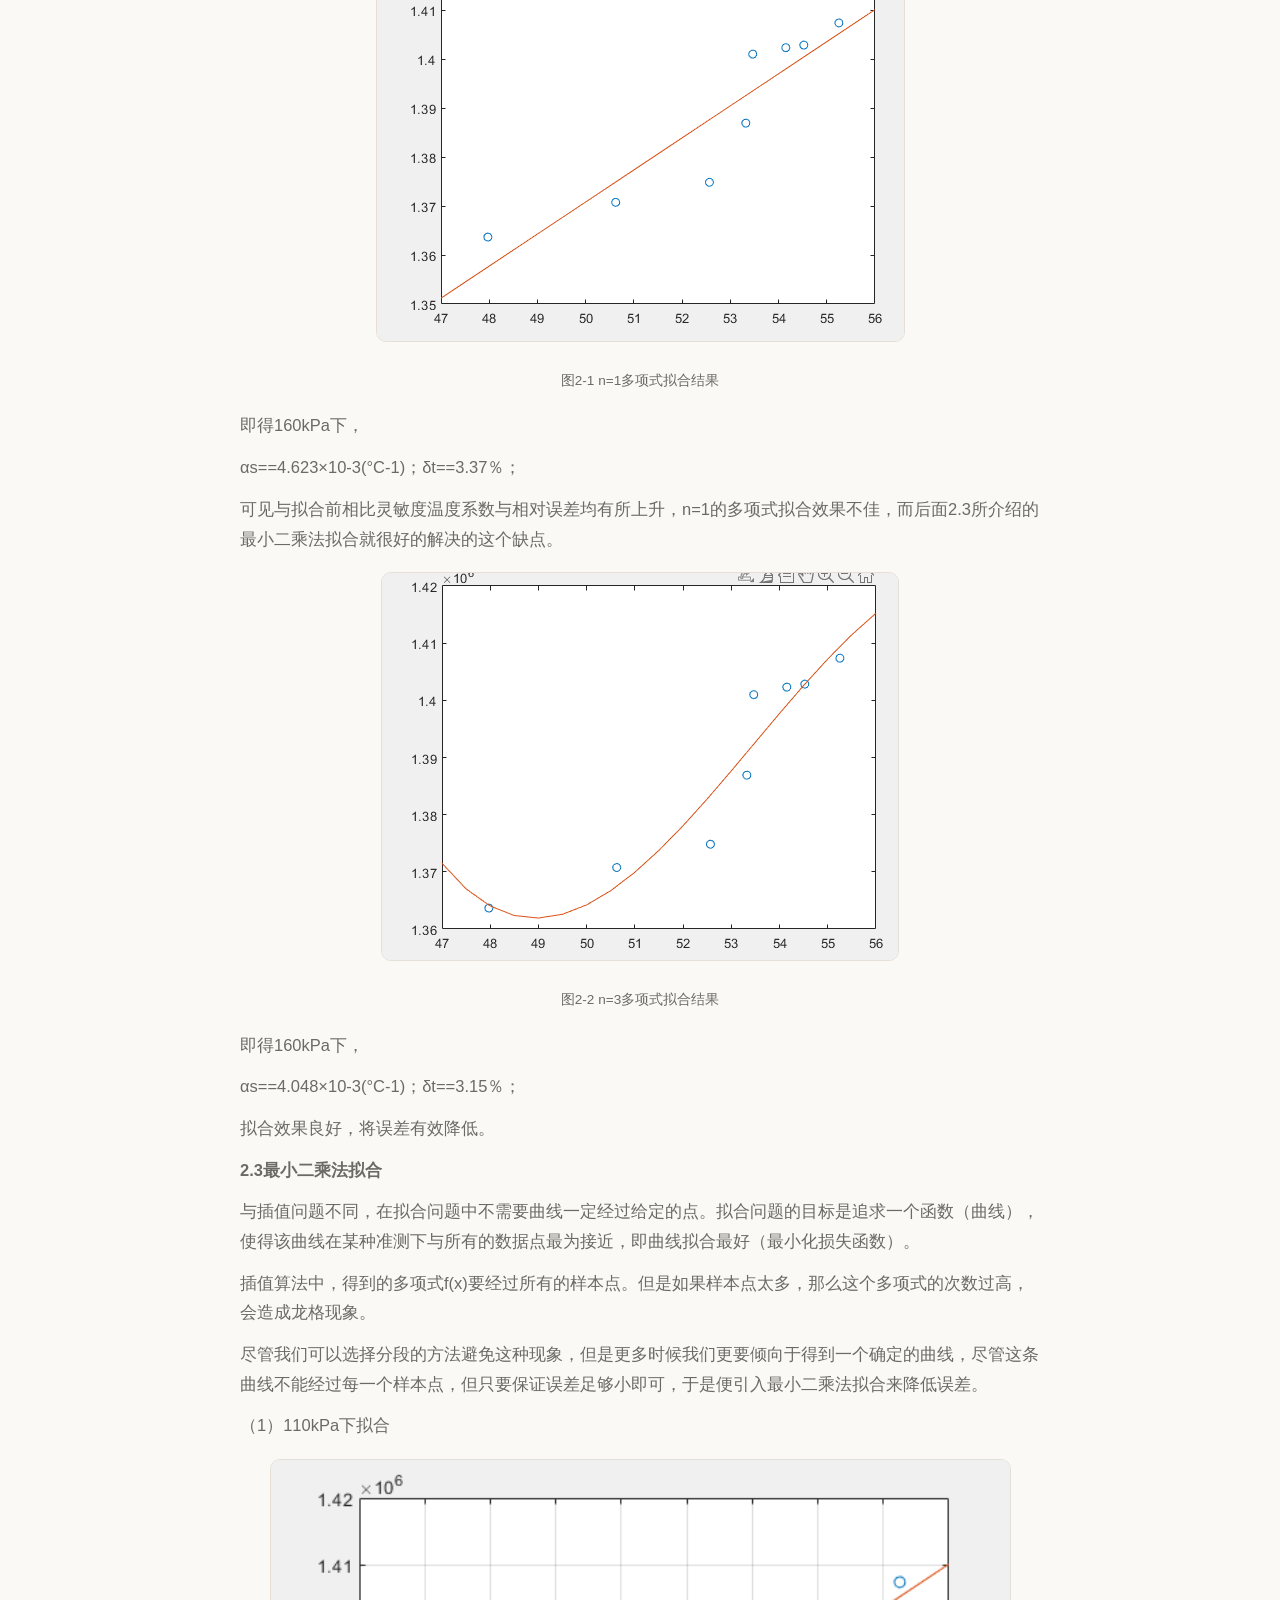
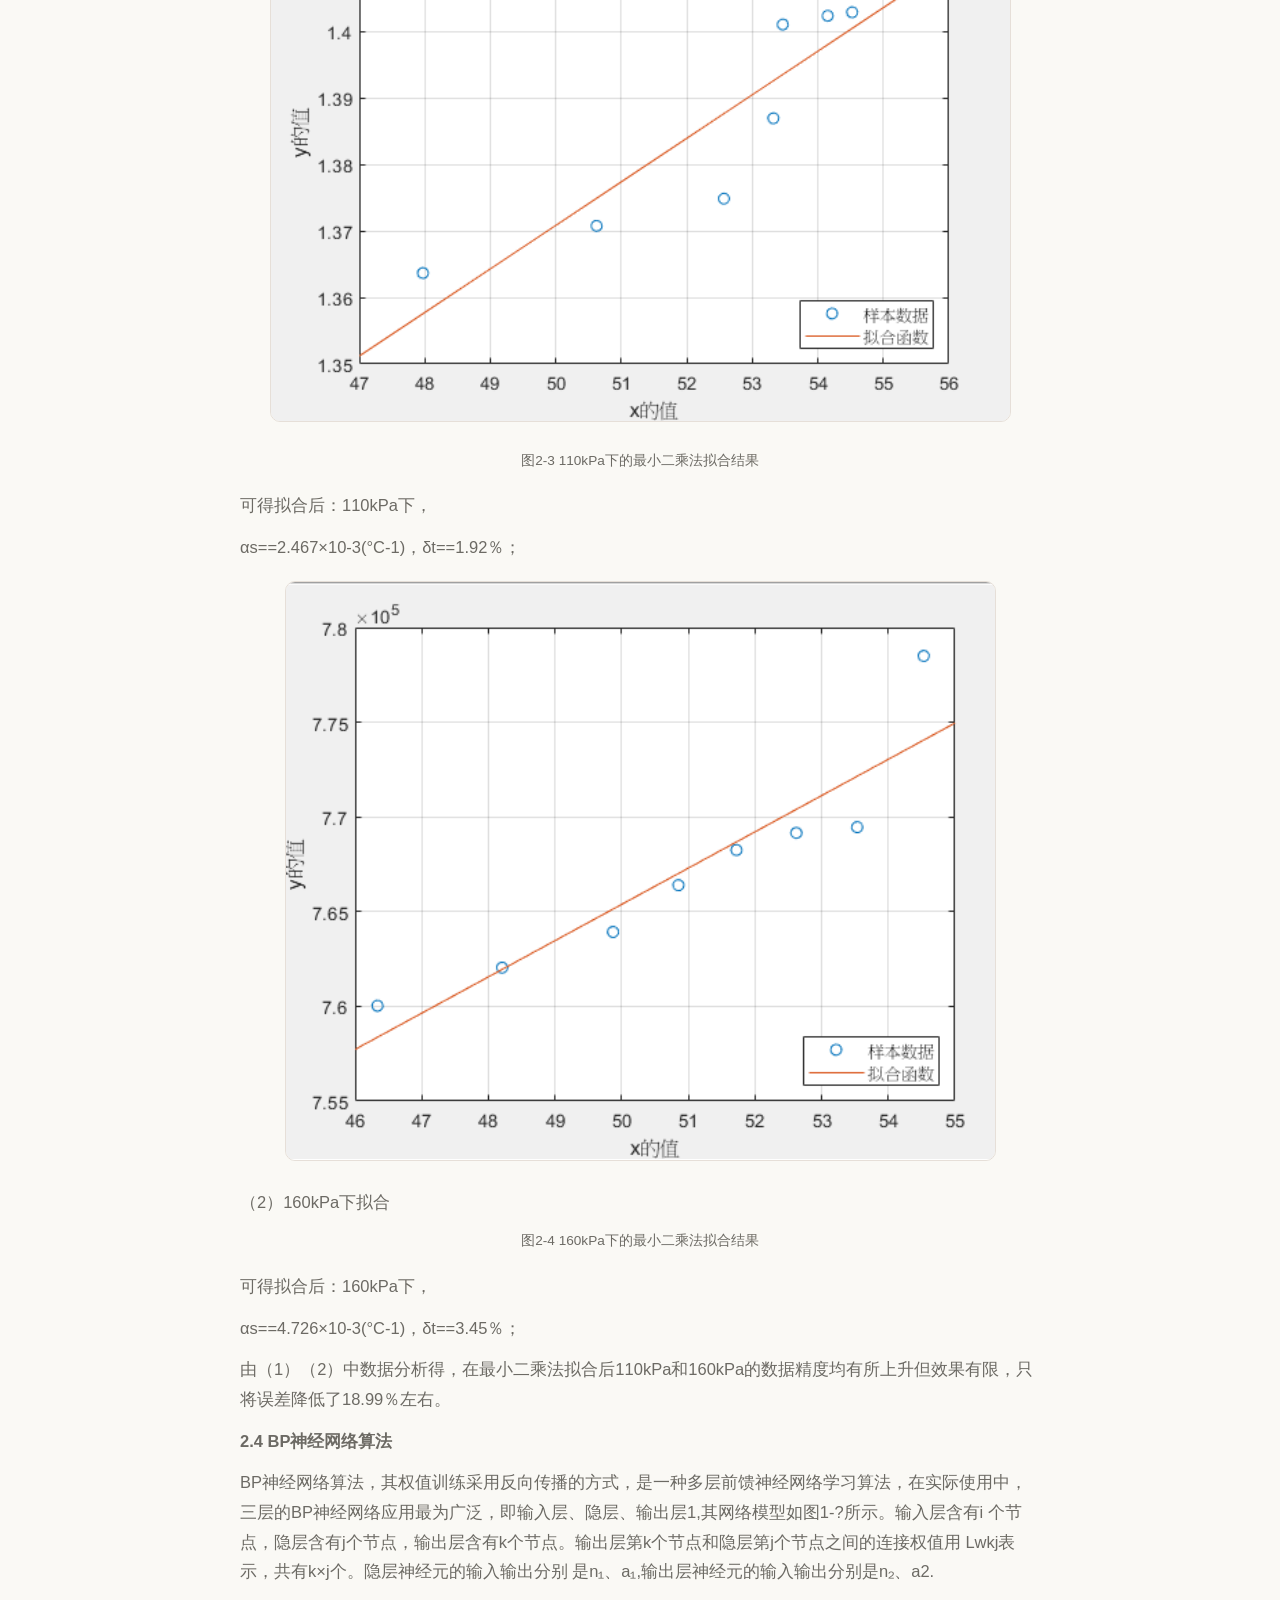
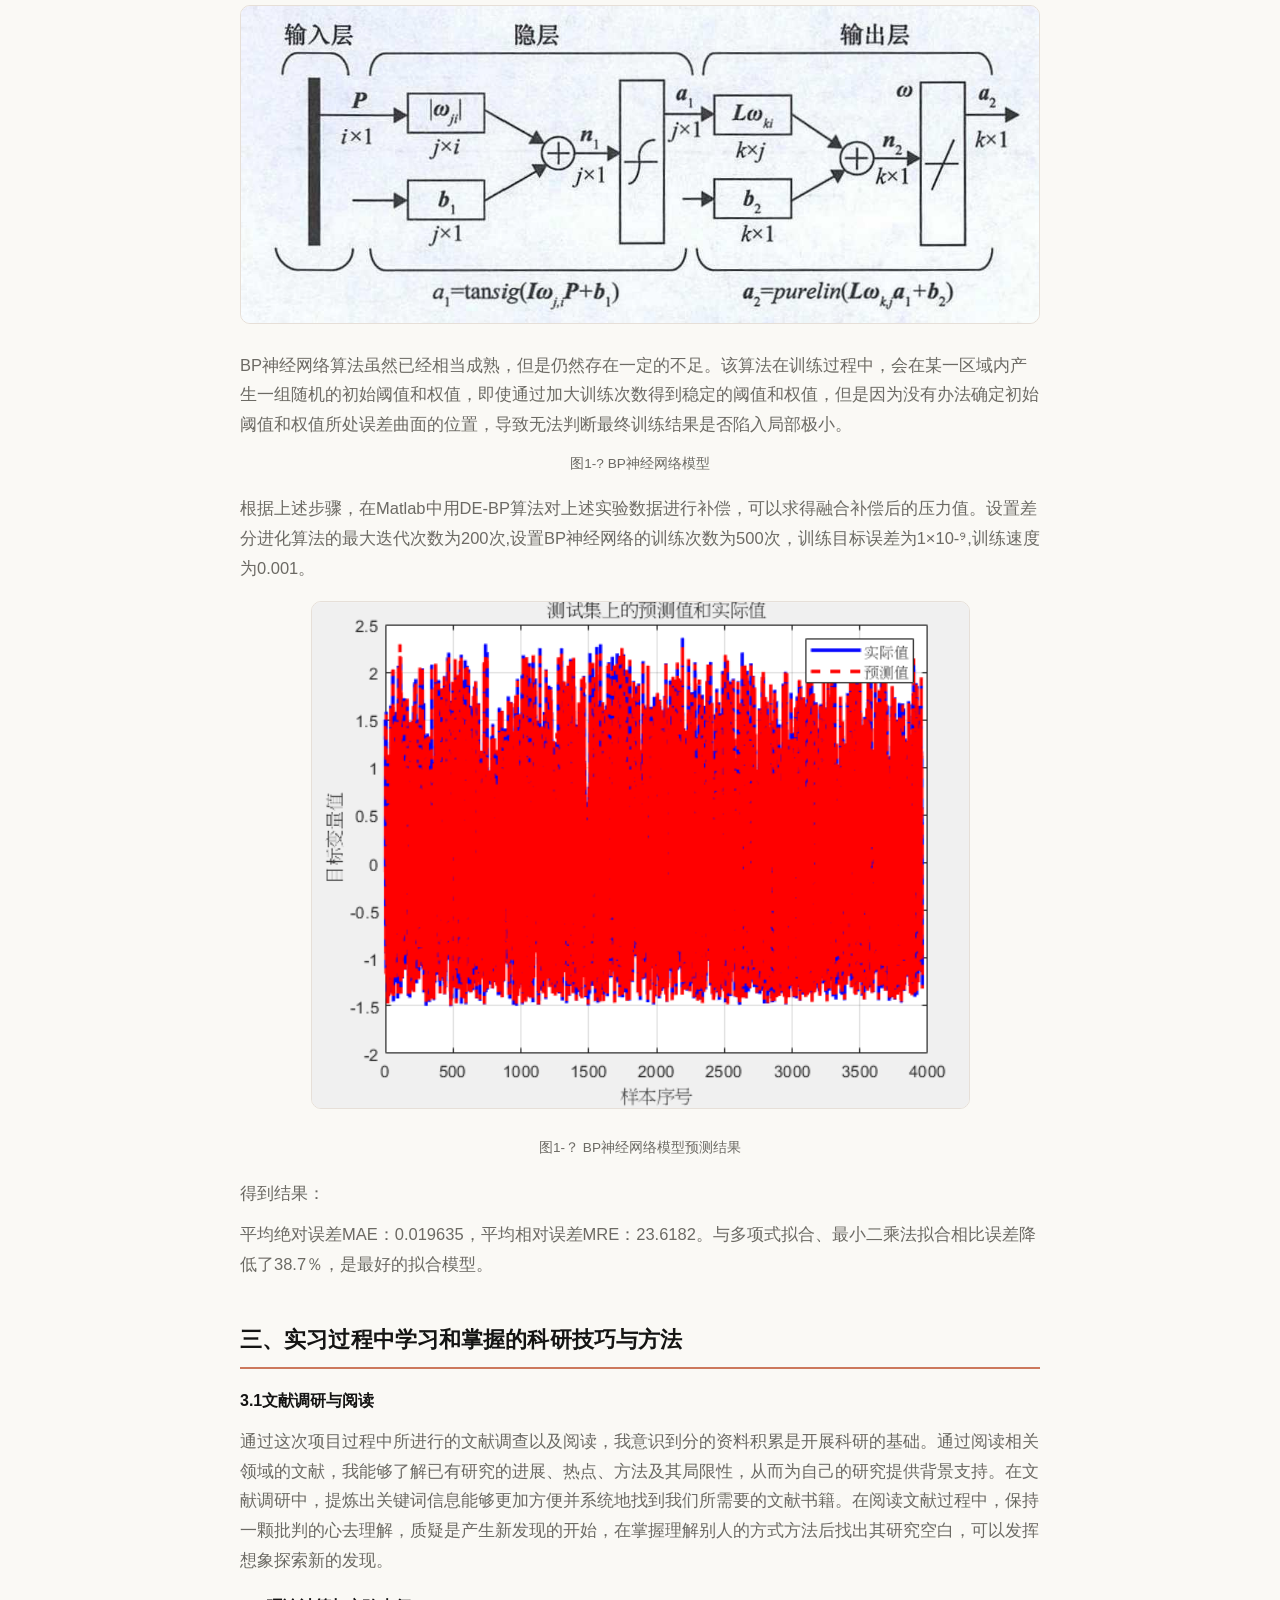
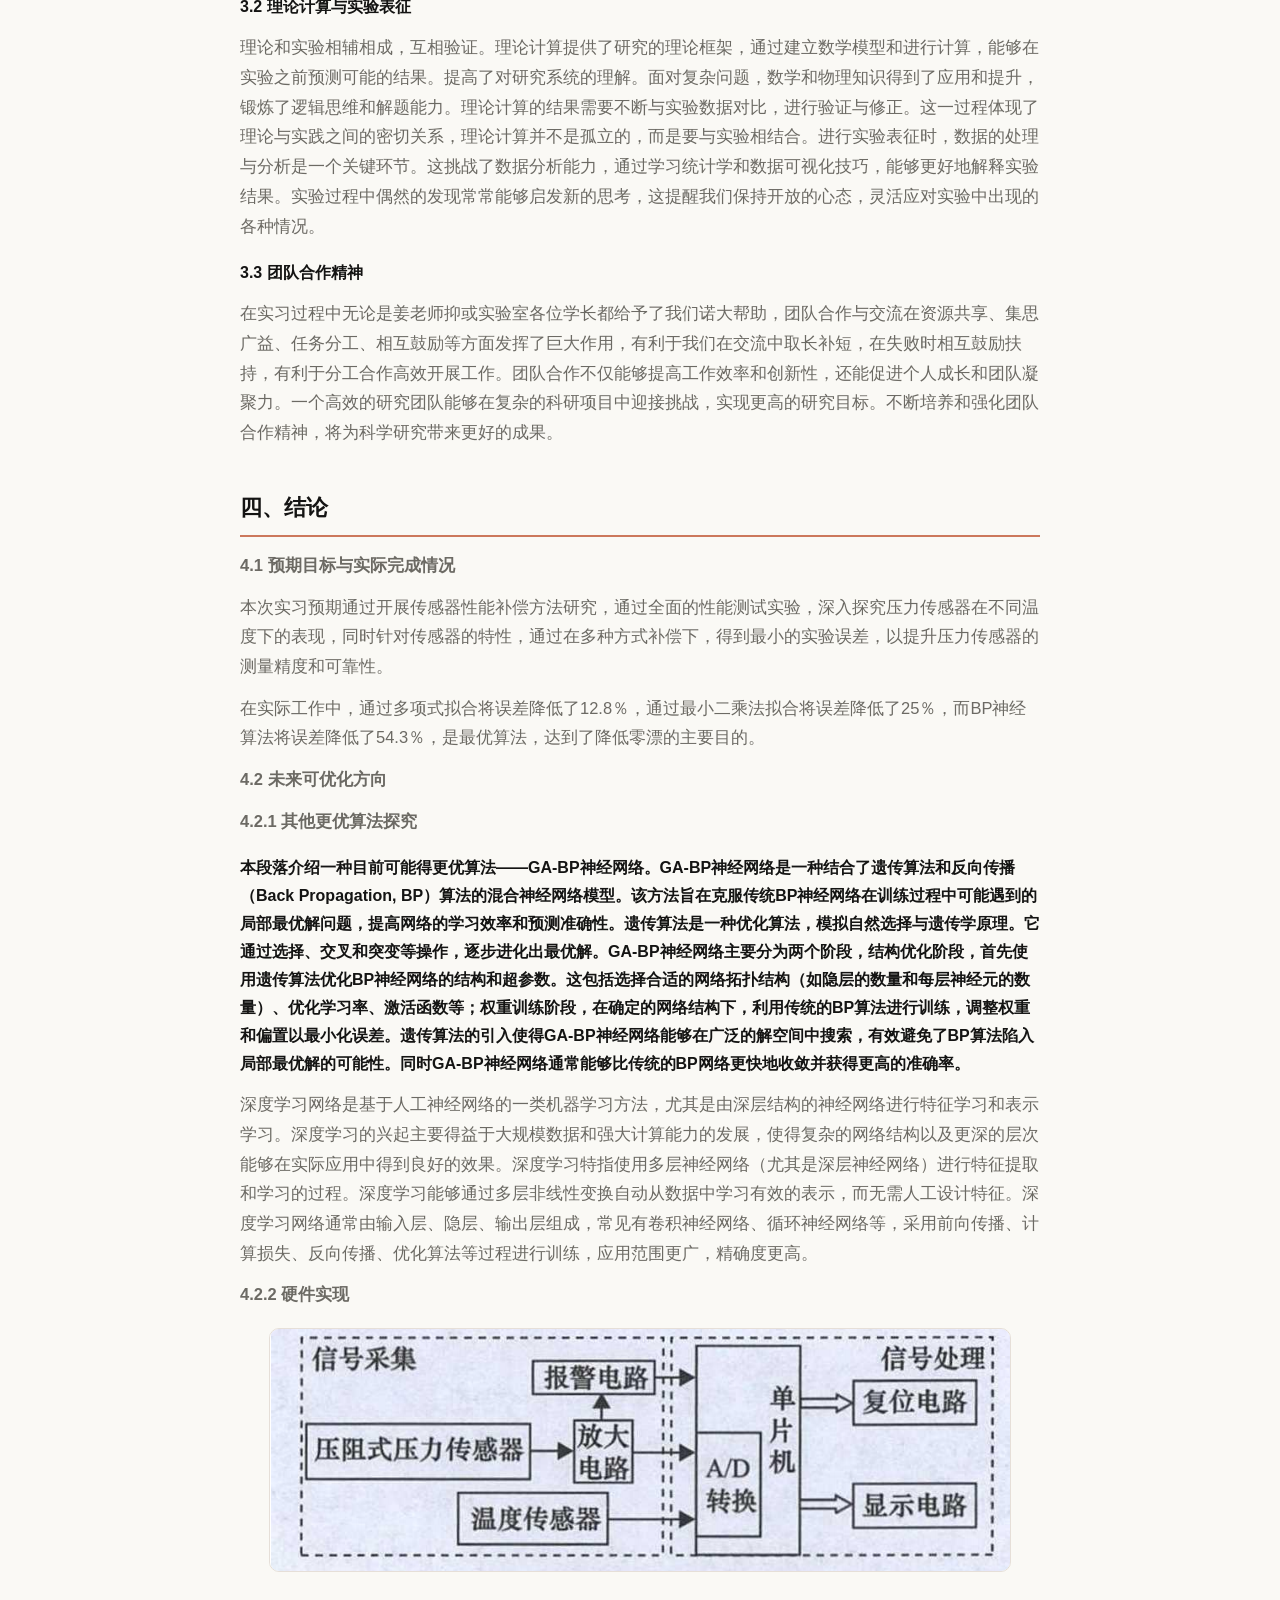
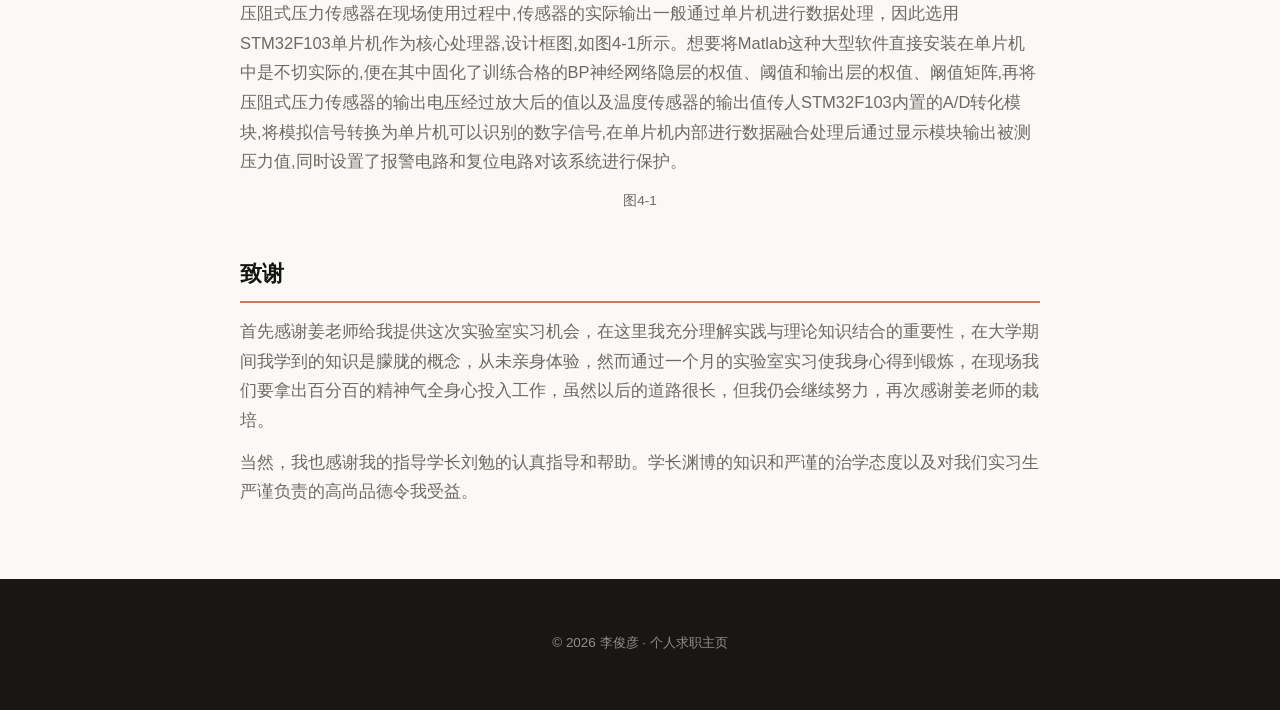
<file: lab_report.html>
<!DOCTYPE html>
<html lang="zh-CN">
<head>
  <meta charset="UTF-8" />
  <meta name="viewport" content="width=device-width, initial-scale=1.0" />
  <title>压力传感器补偿项目 · 李俊彦</title>
  <meta name="description" content="压力传感器补偿项目 · 李俊彦" />
  <link rel="stylesheet" href="assets/styles.css" />
  <link rel="stylesheet" href="assets/doc.css" />
  <link rel="icon" href="assets/avatar.svg" type="image/svg+xml" />
</head>
<body>
  <header class="nav" id="nav">
    <div class="nav__inner">
      <a href="index.html" class="nav__logo">李俊彦<span>.</span></a>
      <nav class="nav__links" id="navLinks">
        <a href="index.html">← 返回首页</a>
      </nav>
      <div class="nav__actions">
        <button class="theme-toggle" id="themeToggle" aria-label="切换主题">
          <svg class="icon-sun" viewBox="0 0 24 24" width="20" height="20"><circle cx="12" cy="12" r="4"/><path d="M12 2v2M12 20v2M4.9 4.9l1.4 1.4M17.7 17.7l1.4 1.4M2 12h2M20 12h2M4.9 19.1l1.4-1.4M17.7 6.3l1.4-1.4"/></svg>
          <svg class="icon-moon" viewBox="0 0 24 24" width="20" height="20"><path d="M21 12.8A9 9 0 1 1 11.2 3a7 7 0 0 0 9.8 9.8z"/></svg>
        </button>
        <button class="nav__burger" id="navBurger" aria-label="菜单"><span></span><span></span><span></span></button>
      </div>
    </div>
  </header>
  <main class="container">
    <article class="doc">
      <figure><img src="assets/lab/lab_01.png" alt="lab 图1" loading="lazy"/></figure>
      <p><strong>实验室实习结</strong><strong>题报告</strong></p>
      <p><strong>Internship Final</strong><strong> Proposal</strong></p>
      <div class="table-wrap"><table class="doc-table">
      <tr><td><strong>姓名</strong><strong> Name</strong></td><td>李俊彦</td></tr>
      <tr><td><strong>导师 </strong><strong>Supervisor(s)</strong></td><td>姜萍萍</td></tr>
      <tr><td><strong>课题题目</strong><strong> Thesis title</strong></td><td>压力传感器性能智能补偿算法研究</td></tr>
      <tr><td><strong>院系</strong><strong> </strong><strong>School</strong></td><td>智能感知工程</td></tr>
      <tr><td><strong>实习日期 </strong><strong>Date</strong></td><td>6.24-8.21</td></tr>
      </table></div>
      <h2 class="doc-h2">摘要</h2>
      <p>半导体压力传感器在工业自动化、航空航天、汽车电子、医疗设备等领域有着广泛应用。随着应用领域不断拓展，对传感器的精度、稳定性和适应性也提出了更高要求。半导体压力传感器性能受多种因素制约，如温度漂移、非线性效应、老化效应、电磁干扰等，这些因素影响了传感器的精度和长期稳定性。 本项目拟开展传感器性能智能补偿方法研究。通过全面的性能测试实验，系统评估传感器非线性误差、零点漂移、灵敏度漂移等特性。在此基础上，研究传感器温度补偿算法、非线性校正算法、零点漂移跟踪算法等，在理论上提高传感器在复杂环境下的测量精度和稳定性。该方法是在全温区样本采集的数据基础上选取部分离散点数据,采用数据分析中的多项式拟合、最小二乘法曲面拟合原理对压阻式压力传感器进行数字补偿。通过对传感器进行实验标定和误差分析同时,该方法校准参数少,计算量相对较小,对于硬件要求较低,达到在性能和成本之间的良好平衡,是一种实用性较强的在线补偿方法,具有较强的工程应用价值。</p>
      <p>关键词: <em>半导体压力传感器;温度补偿;多项式拟合</em></p>
      <p><strong>ABSTRACT</strong></p>
      <p>Semiconductor pressure sensors have extensive applications in industrial automation, aerospace, automotive electronics, medical devices, and other fields. As the application areas continue to expand, higher demands are being placed on the precision, stability, and adaptability of these sensors. The performance of semiconductor pressure sensors is constrained by various factors, such as temperature drift, nonlinear effects, aging effects, and electromagnetic interference, all of which affect the sensor&#x27;s accuracy and long-term stability.</p>
      <p>This project aims to research intelligent compensation methods for sensor performance. Through comprehensive performance testing experiments, the project will systematically evaluate the characteristics of sensor temperature drift, nonlinear errors, zero drift, sensitivity drift, and more. Based on these evaluations, the project will study sensor temperature compensation algorithms, nonlinear correction algorithms, zero drift tracking algorithms, and others, aiming to theoretically improve the measurement accuracy and stability of sensors in complex environments.</p>
      <p>The research skills involved in the internship will include literature research and review, usage of sensor performance testing equipment, analysis and processing of test data, and research on compensation algorithms. The specific research steps include: current status research and review, sensor performance testing, data analysis and compensation algorithm research, algorithm implementation, and validation.</p>
      <p>Key words:Semiconductor Pressure Sensor;Temperature Compensation;Polyfit</p>
      <h2 class="doc-h2">一、课题研究背景 </h2>
      <p>目前常用的温度补偿方法分为硬件补偿和数字补偿两种，运用硬件补偿对测量电路进行优化，补偿能力有限，单一的硬件补偿无法满足实际工程应用的要求。数字补偿包括基于人工智能方法和基于数值分析方法两类，前者对系统硬件要求较高，后者最常见的是最小二乘拟合补偿方法与神经网络训练方法。</p>
      <p><strong>1研究意义和国内外工作进展</strong></p>
      <p>压力传感器是自动化控制系统、工业设备及医疗仪器中不可或缺的测量元件。随着现代工业对自动化、智能化的需求日益增长，压力传感器的应用范围不断扩大，涉及液压、气动、环境监测等多个领域。因此，提高压力传感器的性能和可靠性直接关系到整个系统的效率和安全性。然而，由于环境因素、温度变化及传感器的制造工艺等问题，压力传感器的输出信号常常存在测量误差，影响到数据的准确性及系统的控制效果。因此，研究压力传感器的性能测试及补偿算法具有重要的理论和实际意义。</p>
      <p>在国内外，压力传感器的研究早在上世纪就已经开始，经过多年的发展，相关技术取得了显著进展。国外诸如美国、德国和日本等发达国家在压力传感器的开发上占据了领先地位。一些重点研究方向包括新材料的应用、微机电系统（MEMS）技术的推广以及智能化算法的应用等。例如，德国的某研究机构开发了基于MEMS技术的压力传感器，其灵敏度和稳定性在极端环境条件下均表现出优越的性能。此外，美国一些科研团队在传感器数据处理和补偿算法方面进行了深入研究，提出了多种算法模型，能够有效减小实时监测中的误差。在国内，随着经济的快速发展，压力传感器市场需求逐渐上升，相关研究也逐步兴起。许多高校和研究机构开始关注压力传感器的性能提升与补偿方法。在这方面，华南理工大学和陕西科技大学等机构开展了大量研究，涉及智能补偿算法和自适应控制技术等。通过搜索文献，使用软件方法对数据进行分析处理，用于温度补偿算法常见有以下四种：</p>
      <p>（1）多项式拟合：它使用多项式函数来表示一组数据，从而得出拟合函数。其中，多项式函数是一个形如f(x)=a0+a1x1+a2x2+a3x3+......+anxn的函数，其中a0到an是多项式的系数，n为多项式的次数。多项式的次数越高，对数据的拟合能力就越强。它适用于一些函数形式不明显的实际数据，可以通过多项式拟合方法来得到一个与之相对应的拟合函数，但是它的缺点是拟合函数的复杂度容易随着次数的增加而增加，导致过拟合现象出现。</p>
      <p>样条拟合：样条拟合是一种常见的数据拟合方法。与多项式拟合相比，样条拟合更加灵活和精准，可以拟合出具有不连续性和非单调性的数据，它的核心思想是通过分段建立低次数的多项式拟合函数，使得整个函数曲线平滑连续，并能够尽量拟合原始数据。常见的样条拟合方法包括自然样条、分段线性样条、分段平滑样条等。使用样条拟合方法时，首先需要确定拟合函数的段数和在每个段上的多项式次数，随着段数和次数的增加，能够得到更复杂的函数形式，但同时会增加过拟合的风险。另外，还需要选择合适的正则化参数，以避免过拟合和欠拟合。它常用于信号处理、控制系统、金融与经济分析等领域。</p>
      <p>最小二乘拟合：最小二乘拟合是指通过一组离散的数据点，拟合出一个连续的曲面函数，使得该曲面函数能够最小化数据点与拟合曲面之间的误差平方和。最小二乘拟合的优点是能够较好地避免过拟合现象，但是需要解一个高维的线性方程组，这种方法的计算量较大。</p>
      <p>基于机器学习的拟合：近几年来，机器学习神经网络等在科技领域飞速发展，基于机器学习的曲面拟合方法得到了广泛的研究和应用。机器学习拟合是一种新型的数据拟合方法，它通过训练一个机器学习模型来拟合一组数据。这种方法可以适用于各种不同类型的数据，也可以应用于需要预测未知数据的场景。</p>
      <h4 class="doc-h4"><strong>1.2领域问题分析</strong></h4>
      <p><strong>1.2.1</strong>１ <strong>压阻式压力传感器的工作原理 </strong></p>
      <p>压阻式压力传感器的工作原理是多晶硅或者单晶硅的压阻效应，即半导体材料的某一晶面被施加压力时，晶体固有电阻率会产生变化的物理现象。对于一般的压力传感器，会有R1、R2、R3、R4为４个敏感电阻条，初始状态具有相等的电阻值，它们是利用扩散工艺在半导体材料的感压模片上产生的，并且连接形成惠斯通电桥结构。其中，输入电压为Us，使用恒流源或者恒压源供电，电阻初始值都是相等的，即R1 = R2 = R3 = R4 ,,此时电桥具有一个平衡状态，输出电压U0为0。当有压力作用于膜片，就会造成敏感电阻的阻值产生改变，电桥的平衡状态将被打破，使得输出电压U0发生改变，从而能够测量压力。</p>
      <p><strong>1.2.2 传感器性能不一致性</strong></p>
      <h4 class="doc-h4">当前市场上的压力传感器种类繁多，不同种类和品牌的传感器在制造工艺、材料选择、结构设计上都存在差异。这使得同类传感器在实际应用中，表现出不同的性能参数，如灵敏度、线性度和温度漂移等。对于同一款传感器，由于生产批次的差异，其性能也可能存在不同程度的波动。这种不一致性使得在准确控制和测量时，难以保证系统的稳定运行。</h4>
      <h4 class="doc-h4"><strong>1.2.3 环境因素影响</strong></h4>
      <h4 class="doc-h4">传感器的工作环境是决定其性能的关键因素之一。温度、湿度和压力等环境因素可能导致传感器的性能下降，进而影响测量精度。例如，高温环境下，某些传感器的材料可能会发生物理性质的变化，导致输出来的信号不再准确。此外，气候变化的瞬时性和复杂性，使得在不同环境下对传感器进行校正和调整变得更加困难。</h4>
      <h4 class="doc-h4"><strong>1.2.4 数据处理和补偿算法不足</strong></h4>
      <h4 class="doc-h4">传统的压力传感器数据处理方法主要依赖于线性校正，无法满足复杂应用场景下的需求。虽有一些新兴算法，如神经网络和模糊控制等被应用在压力传感器的补偿中，但大多数研究仍以单一传感器为基础，缺乏对多种传感器特性的综合分析和适应性补偿。此外，许多补偿算法在实际应用中，仍面临响应速度慢、计算量大和模型适应性差的问题。</h4>
      <h4 class="doc-h4"><strong>1.3 项目的研究目标</strong></h4>
      <p>本项目拟开展传感器性能补偿方法研究。通过全面的性能测试实验，深入理解压力传感器在不同温度下的表现，同时针对传感器的特性，通过在多种方式补偿下，得到最小的实验误差，以提升压力传感器的测量精度和可靠性。</p>
      <p><strong>参考文献 Reference：</strong></p>
      <p>[1]. Zhang, H., &amp; Wang, L. (2020). Advances in MEMS pressure sensors: Status and trends. Sensors and Actuators A: Physical, 301, 111688.</p>
      <p>[2]. Liu, J., &amp; Wang, G. (2019). A review of temperature compensation methods for pressure sensors. Measurement Science and Technology.</p>
      <p>[3]. Kim, D. H., &amp; Park, J. S. (2021). Adaptive compensation algorithm for pressure sensors using neural networks. IEEE Transactions on Industrial Electronics.</p>
      <p>[4]. Zhao, X., &amp; Li, M. (2022). Research on the data processing and compensation technology of pressure sensors. Journal of Sensors, 2022.</p>
      <p>[5]. Chen, Y., &amp; Zheng, J. (2023). Development of intelligent algorithms for sensor data correction. Artificial Intelligence Review.</p>
      <p>   [6].Wu,R.R. Research on the design of a silicon piezoresistive pressure sensor system and its temperature compensation method, Department of Information and Communication Engineering, Huaibei Normal University, 2023.</p>
      <p>   [7]. He.S.Z.Research on a Correction Algorithm for Temperature Drift Compensation in Pressure Sensors, First Hospital of Jiaxing, Jiaxing, Zhejiang 3140</p>
      <h2 class="doc-h2">二、具体研究内容的完成情况</h2>
      <p><strong>半导体压力传感器基本参数分析及测量</strong></p>
      <p>为了测量不同温度下压阻式压力传感器的输出，本实验压力输出控制采用PPC-4压力控制器，环境温度控制模块采用Fluke-7341型恒温槽，压力测量采用9216智能压力扫描器，实际温度测量模块采用Fluke-1502A型测温器。显示输出模块采用NSA2860数字调理芯片组成本实验的标定系统。</p>
      <p><strong>1.1半导体压力传感器温度特性实验研究及分析</strong></p>
      <p>将分为对压力传感器设备的学习使用和数据测量过程两方面阐述</p>
      <h4 class="doc-h4"><strong>1.1.1 对压力传感器设备的学习使用</strong></h4>
      <p> （1）气体压力测量装置：9216智能压力扫描器，用于多通道干燥无腐蚀性气体的压力测量。将16个采用了最新微处理器技术的具有各种压力范围的硅压阻式压力传感器集成在一个紧凑、坚固耐用的封装内。每个可现场替换的传感器组件都包括一个温度传感器和一个EEPROM电路（带电可擦可编程只读存储器）。9216 可同时执行三个扫描列表，并以500次/秒/通道的速率进行连续数据采集。采集到的数据通过支持TCP和和UDP协议的自适应的10或100 Mbit以太网接口输出。微处理器使用EEPROM电路中的传感器数据来修正零位、量程、线性度和热误差，并通过执行数字温度补偿功能。微处理器还控制整体阀组动作，以便根据请求在线调零校准。该功能可以消除零点漂移误差，并在重新归零后保证系统精确度达到±0.05% FS（满量程）。</p>
      <p>（2）1502A/1504单通道便携式测温仪：1504A单通道电阻测温仪具有高达 ± 0.006 °C 的准确度，测温范围从− 200 °C 至 962 °C（− 328 °F 至 1764 °F）</p>
      <p>（3）7341恒温槽：在制冷功能被手动打开时，如果将设定点设置为 60°C 以上超过一个小时，则可能会损坏制冷系统或缩短寿命。7341 恒温槽的温度范围从–40°C 到 150°C。 “SET”+“UP”访问编程菜单，“SET”进入编程菜单：</p>
      <p>第一个参数设定点数量。第二个参数设定点。第三个参数保持时间（以分钟为单位）第四个参数为编程功能或循环模式（四种：向上-停止、向上-向下-停止、向上-重复、向上-向下-重复）。最后一个参数为控制参数，三个选项：从开始启动程序（GO）；从程序停止的位置继续执行（Cont）；停止执行程序（OFF）</p>
      <p>（4）PPC4压力控制器：压力范围：真空～10 MPa (1 500 psi)1psi=6.895kPa</p>
      <p><strong>1.1.2 数据测量操作</strong></p>
      <p>实验过程利用PPC-4压力控制器以10kPa/s的速度在110kPa至310kPa区间扫描，采用Fluke-7341恒温槽控制压力传感器所在外界温度在-20°C至60°C之间以0.1°C/s扫描的同时设置0°C、20°C两个断点，达到线性控制不同温度和压力下取压力传感器的输出值的效果；同时采用Fluke-1502A型测温器与9216智能压力扫描器实时捕捉压力传感器所处的环境真实压力与实际温度，将其与压力传感器的输出传至由STM32编程的单片机一起输出并采集。</p>
      <p><strong>1.2 半导体压力传感器不同温度下压力测量</strong></p>
      <p>利用1.1中所阐述的标定系统控制不同温度与压力对半导体压力传感器的实际输出值进行测量，并从连续点中取离散点得到表1-1，离散点的取法参考为每隔8°C取8个压力以10kPa逐渐递增的点，目的为调查不同选定温度下零点漂移现象以调入算法去除零漂影响。注意其中实际输出*是压力传感器的输出而非实际压力或电压，用以做相对量比较。</p>
      <div class="table-wrap"><table class="doc-table">
      <tr><td>真实压力</td><td>实际输出*</td><td>实际温度</td></tr>
      <tr><td>1.11E+02</td><td>778499.7333</td><td>54.532</td></tr>
      <tr><td>110.8219</td><td>769459.5667</td><td>53.533</td></tr>
      <tr><td>110.3621</td><td>769157.1467</td><td>52.62</td></tr>
      <tr><td>110.4105</td><td>768253.3133</td><td>51.723</td></tr>
      <tr><td>110.826</td><td>766395.7867</td><td>50.852</td></tr>
      <tr><td>110.8438</td><td>763927.3600 </td><td>49.87</td></tr>
      <tr><td>110.5956</td><td>762040.42</td><td>48.206</td></tr>
      <tr><td>110.8792</td><td>760029.5867</td><td>46.336</td></tr>
      <tr><td></td><td></td><td></td></tr>
      <tr><td>160.8234</td><td>1407369.733</td><td>55.251</td></tr>
      <tr><td>161.2109</td><td>1402837.553</td><td>54.523</td></tr>
      <tr><td>160.6635</td><td>1402307.547</td><td>54.15</td></tr>
      <tr><td>160.6744</td><td>1400995.86</td><td>53.464</td></tr>
      <tr><td>161.2622</td><td>1386906.253</td><td>53.321</td></tr>
      <tr><td>160.5979</td><td>1374826.913</td><td>52.567</td></tr>
      <tr><td>159.5587</td><td>1370750.107</td><td>50.623</td></tr>
      <tr><td>161.2306</td><td>1363658.6</td><td>47.972</td></tr>
      </table></div>
      <p><strong>表1-1 110kPa与160kPa下不同温度的压力测量</strong></p>
      <p><strong>1.3 半导体压力传感器基本参数分析</strong></p>
      <p><strong>基本参数：</strong></p>
      <p><strong>灵敏度温度系数：</strong></p>
      <p>式中，t1、t2为工作的上下限温度；Uhkmax、Uhkmin为相等压强时，工作温度在t1、t2变换时压阻式压力传感器输出压力的最大值和最小值；其中△Umax代表Uhkmax与Uhkmin的最大差值；</p>
      <p>代入数据可得，</p>
      <p>110kPa下αs==2.893×10-3(°C-1)；</p>
      <p>160kPa下αs==4.254×10-3(°C-1)；（3）</p>
      <p><strong>相对误差：</strong></p>
      <p> (2)</p>
      <p>同上，Uhkmax、Uhkmin为相等压强时，工作温度在t1、t2变换时压阻式压力传感器输出压力的最大值和最小值；</p>
      <p>代入数据可得，</p>
      <p>110kPa下δt==2.37％；</p>
      <p>160kPa下δt==3.11％；（4）</p>
      <p>由式(3)、式(4)可以看出直接从标定实验中测量的数据精度相对较差；110kPa大气压下灵敏度温度系数αs为2.893× 10-3,相对误差δt为2.37%,因此需要通过进一步计 算来提高其测量精度。</p>
      <p><strong>2.温度补偿算法实现及验证</strong></p>
      <p><strong>2.1插值法拟合</strong></p>
      <p>在实际中，常常要处理由实验或测量所得到的一些离散数据。插值与拟合方法就是要通过这些数据去确定某一类已知函数的参数或寻求某个近似函数，使所得到的近似函数与已知数据有较高的拟合精度。插值法把量程分段处理，分的区段越多，精度越高，需要的存储量也越大。常见的插值法拟合方法有：线性插值法、拉格朗日插值法、牛顿插值法。</p>
      <p><strong>2.2多项式拟合</strong></p>
      <p>多项式拟合，就是在得知两组数据具有相关性的前提下，通过多项式曲线（次数需要自己自行调整），来拟合原始数据。多项式次数过高：拟合速度慢，电脑运算时间长。在拟合中发现，三次和四次的拟合效果差不多，那我们采用的就应该是三次。多项式次数过低：拟合效果差，得不到想要的多项式拟合效果。此外发现，一次拟合严重不符合原始数据，就是拟合次数过低的体现。</p>
      <p>以160kPa的数据为例，做误差分析如下</p>
      <figure><img src="assets/lab/lab_02.png" alt="lab 图2" loading="lazy"/></figure>
      <p class="caption">图2-1 n=1多项式拟合结果</p>
      <p>即得160kPa下，</p>
      <p>αs==4.623×10-3(°C-1)；δt==3.37％；</p>
      <p>可见与拟合前相比灵敏度温度系数与相对误差均有所上升，n=1的多项式拟合效果不佳，而后面2.3所介绍的最小二乘法拟合就很好的解决的这个缺点。</p>
      <figure><img src="assets/lab/lab_03.png" alt="lab 图3" loading="lazy"/></figure>
      <p class="caption">图2-2 n=3多项式拟合结果</p>
      <p>即得160kPa下，</p>
      <p>αs==4.048×10-3(°C-1)；δt==3.15％；</p>
      <p>拟合效果良好，将误差有效降低。</p>
      <p><strong>2.3最小二乘法拟合</strong></p>
      <p>与插值问题不同，在拟合问题中不需要曲线一定经过给定的点。拟合问题的目标是追求一个函数（曲线），使得该曲线在某种准测下与所有的数据点最为接近，即曲线拟合最好（最小化损失函数）。</p>
      <p>插值算法中，得到的多项式f(x)要经过所有的样本点。但是如果样本点太多，那么这个多项式的次数过高，会造成龙格现象。</p>
      <p>尽管我们可以选择分段的方法避免这种现象，但是更多时候我们更要倾向于得到一个确定的曲线，尽管这条曲线不能经过每一个样本点，但只要保证误差足够小即可，于是便引入最小二乘法拟合来降低误差。</p>
      <p>（1）110kPa下拟合</p>
      <figure><img src="assets/lab/lab_04.png" alt="lab 图4" loading="lazy"/></figure>
      <p class="caption">图2-3 110kPa下的最小二乘法拟合结果</p>
      <p>可得拟合后：110kPa下，</p>
      <p>αs==2.467×10-3(°C-1)，δt==1.92％；</p>
      <figure><img src="assets/lab/lab_05.png" alt="lab 图5" loading="lazy"/></figure>
      <p>（2）160kPa下拟合</p>
      <p class="caption">图2-4 160kPa下的最小二乘法拟合结果</p>
      <p>可得拟合后：160kPa下，</p>
      <p>αs==4.726×10-3(°C-1)，δt==3.45％；</p>
      <p>由（1）（2）中数据分析得，在最小二乘法拟合后110kPa和160kPa的数据精度均有所上升但效果有限，只将误差降低了18.99％左右。</p>
      <p><strong>2.4 BP神经网络算法</strong></p>
      <p>BP神经网络算法，其权值训练采用反向传播的方式，是一种多层前馈神经网络学习算法，在实际使用中，三层的BP神经网络应用最为广泛，即输入层、隐层、输出层1,其网络模型如图1-?所示。输入层含有i 个节点，隐层含有j个节点，输出层含有k个节点。输出层第k个节点和隐层第j个节点之间的连接权值用 Lwkj表示，共有k×j个。隐层神经元的输入输出分别 是n₁、a₁,输出层神经元的输入输出分别是n₂、a2.</p>
      <figure><img src="assets/lab/lab_06.png" alt="lab 图6" loading="lazy"/></figure>
      <p>BP神经网络算法虽然已经相当成熟，但是仍然存在一定的不足。该算法在训练过程中，会在某一区域内产生一组随机的初始阈值和权值，即使通过加大训练次数得到稳定的阈值和权值，但是因为没有办法确定初始阈值和权值所处误差曲面的位置，导致无法判断最终训练结果是否陷入局部极小。</p>
      <p class="caption">图1-? BP神经网络模型</p>
      <p>根据上述步骤，在Matlab中用DE-BP算法对上述实验数据进行补偿，可以求得融合补偿后的压力值。设置差分进化算法的最大迭代次数为200次,设置BP神经网络的训练次数为500次，训练目标误差为1×10-⁹,训练速度为0.001。</p>
      <figure><img src="assets/lab/lab_07.png" alt="lab 图7" loading="lazy"/></figure>
      <p class="caption">图1-？ BP神经网络模型预测结果</p>
      <p>得到结果：</p>
      <p>平均绝对误差MAE：0.019635，平均相对误差MRE：23.6182。与多项式拟合、最小二乘法拟合相比误差降低了38.7％，是最好的拟合模型。</p>
      <h2 class="doc-h2">三、实习过程中学习和掌握的科研技巧与方法</h2>
      <h4 class="doc-h4"><strong>3.1文献调研与阅读</strong></h4>
      <p>通过这次项目过程中所进行的文献调查以及阅读，我意识到分的资料积累是开展科研的基础。通过阅读相关领域的文献，我能够了解已有研究的进展、热点、方法及其局限性，从而为自己的研究提供背景支持。在文献调研中，提炼出关键词信息能够更加方便并系统地找到我们所需要的文献书籍。在阅读文献过程中，保持一颗批判的心去理解，质疑是产生新发现的开始，在掌握理解别人的方式方法后找出其研究空白，可以发挥想象探索新的发现。</p>
      <h4 class="doc-h4"><strong>3.2 理论计算与实验表征</strong></h4>
      <p>理论和实验相辅相成，互相验证。理论计算提供了研究的理论框架，通过建立数学模型和进行计算，能够在实验之前预测可能的结果。提高了对研究系统的理解。面对复杂问题，数学和物理知识得到了应用和提升，锻炼了逻辑思维和解题能力。理论计算的结果需要不断与实验数据对比，进行验证与修正。这一过程体现了理论与实践之间的密切关系，理论计算并不是孤立的，而是要与实验相结合。进行实验表征时，数据的处理与分析是一个关键环节。这挑战了数据分析能力，通过学习统计学和数据可视化技巧，能够更好地解释实验结果。实验过程中偶然的发现常常能够启发新的思考，这提醒我们保持开放的心态，灵活应对实验中出现的各种情况。</p>
      <h4 class="doc-h4"><strong>3.3 团队合作精神</strong></h4>
      <p>   在实习过程中无论是姜老师抑或实验室各位学长都给予了我们诺大帮助，团队合作与交流在资源共享、集思广益、任务分工、相互鼓励等方面发挥了巨大作用，有利于我们在交流中取长补短，在失败时相互鼓励扶持，有利于分工合作高效开展工作。团队合作不仅能够提高工作效率和创新性，还能促进个人成长和团队凝聚力。一个高效的研究团队能够在复杂的科研项目中迎接挑战，实现更高的研究目标。不断培养和强化团队合作精神，将为科学研究带来更好的成果。</p>
      <h2 class="doc-h2">四、结论</h2>
      <p><strong>4.1 预期目标与实际完成情况</strong></p>
      <p>本次实习预期通过开展传感器性能补偿方法研究，通过全面的性能测试实验，深入探究压力传感器在不同温度下的表现，同时针对传感器的特性，通过在多种方式补偿下，得到最小的实验误差，以提升压力传感器的测量精度和可靠性。</p>
      <p>在实际工作中，通过多项式拟合将误差降低了12.8％，通过最小二乘法拟合将误差降低了25％，而BP神经算法将误差降低了54.3％，是最优算法，达到了降低零漂的主要目的。</p>
      <p><strong>4.2 未来可优化方向</strong></p>
      <p><strong>4.2.1 其他更优算法探究</strong></p>
      <h4 class="doc-h4">本段落介绍一种目前可能得更优算法——GA-BP神经网络。GA-BP神经网络是一种结合了遗传算法和反向传播（Back Propagation, BP）算法的混合神经网络模型。该方法旨在克服传统BP神经网络在训练过程中可能遇到的局部最优解问题，提高网络的学习效率和预测准确性。遗传算法是一种优化算法，模拟自然选择与遗传学原理。它通过选择、交叉和突变等操作，逐步进化出最优解。GA-BP神经网络主要分为两个阶段，结构优化阶段，首先使用遗传算法优化BP神经网络的结构和超参数。这包括选择合适的网络拓扑结构（如隐层的数量和每层神经元的数量）、优化学习率、激活函数等；权重训练阶段，在确定的网络结构下，利用传统的BP算法进行训练，调整权重和偏置以最小化误差。遗传算法的引入使得GA-BP神经网络能够在广泛的解空间中搜索，有效避免了BP算法陷入局部最优解的可能性。同时GA-BP神经网络通常能够比传统的BP网络更快地收敛并获得更高的准确率。</h4>
      <p>    深度学习网络是基于人工神经网络的一类机器学习方法，尤其是由深层结构的神经网络进行特征学习和表示学习。深度学习的兴起主要得益于大规模数据和强大计算能力的发展，使得复杂的网络结构以及更深的层次能够在实际应用中得到良好的效果。深度学习特指使用多层神经网络（尤其是深层神经网络）进行特征提取和学习的过程。深度学习能够通过多层非线性变换自动从数据中学习有效的表示，而无需人工设计特征。深度学习网络通常由输入层、隐层、输出层组成，常见有卷积神经网络、循环神经网络等，采用前向传播、计算损失、反向传播、优化算法等过程进行训练，应用范围更广，精确度更高。</p>
      <p><strong>4.2.2 硬件实现</strong></p>
      <figure><img src="assets/lab/lab_08.png" alt="lab 图8" loading="lazy"/></figure>
      <p>压阻式压力传感器在现场使用过程中,传感器的实际输出一般通过单片机进行数据处理，因此选用STM32F103单片机作为核心处理器,设计框图,如图4-1所示。想要将Matlab这种大型软件直接安装在单片机中是不切实际的,便在其中固化了训练合格的BP神经网络隐层的权值、阈值和输出层的权值、阚值矩阵,再将压阻式压力传感器的输出电压经过放大后的值以及温度传感器的输出值传人STM32F103内置的A/D转化模块,将模拟信号转换为单片机可以识别的数字信号,在单片机内部进行数据融合处理后通过显示模块输出被测压力值,同时设置了报警电路和复位电路对该系统进行保护。</p>
      <p class="caption">图4-1</p>
      <h2 class="doc-h2">致谢</h2>
      <p>首先感谢姜老师给我提供这次实验室实习机会，在这里我充分理解实践与理论知识结合的重要性，在大学期间我学到的知识是朦胧的概念，从未亲身体验，然而通过一个月的实验室实习使我身心得到锻炼，在现场我们要拿出百分百的精神气全身心投入工作，虽然以后的道路很长，但我仍会继续努力，再次感谢姜老师的栽培。</p>
      <p>当然，我也感谢我的指导学长刘勉的认真指导和帮助。学长渊博的知识和严谨的治学态度以及对我们实习生严谨负责的高尚品德令我受益。</p>
    </article>
  </main>
  <footer class="footer">
    <div class="container">
      <p>© <span id="year"></span> 李俊彦 · 个人求职主页</p>
    </div>
  </footer>
  <script src="assets/script.js"></script>
</body>
</html>
</file>
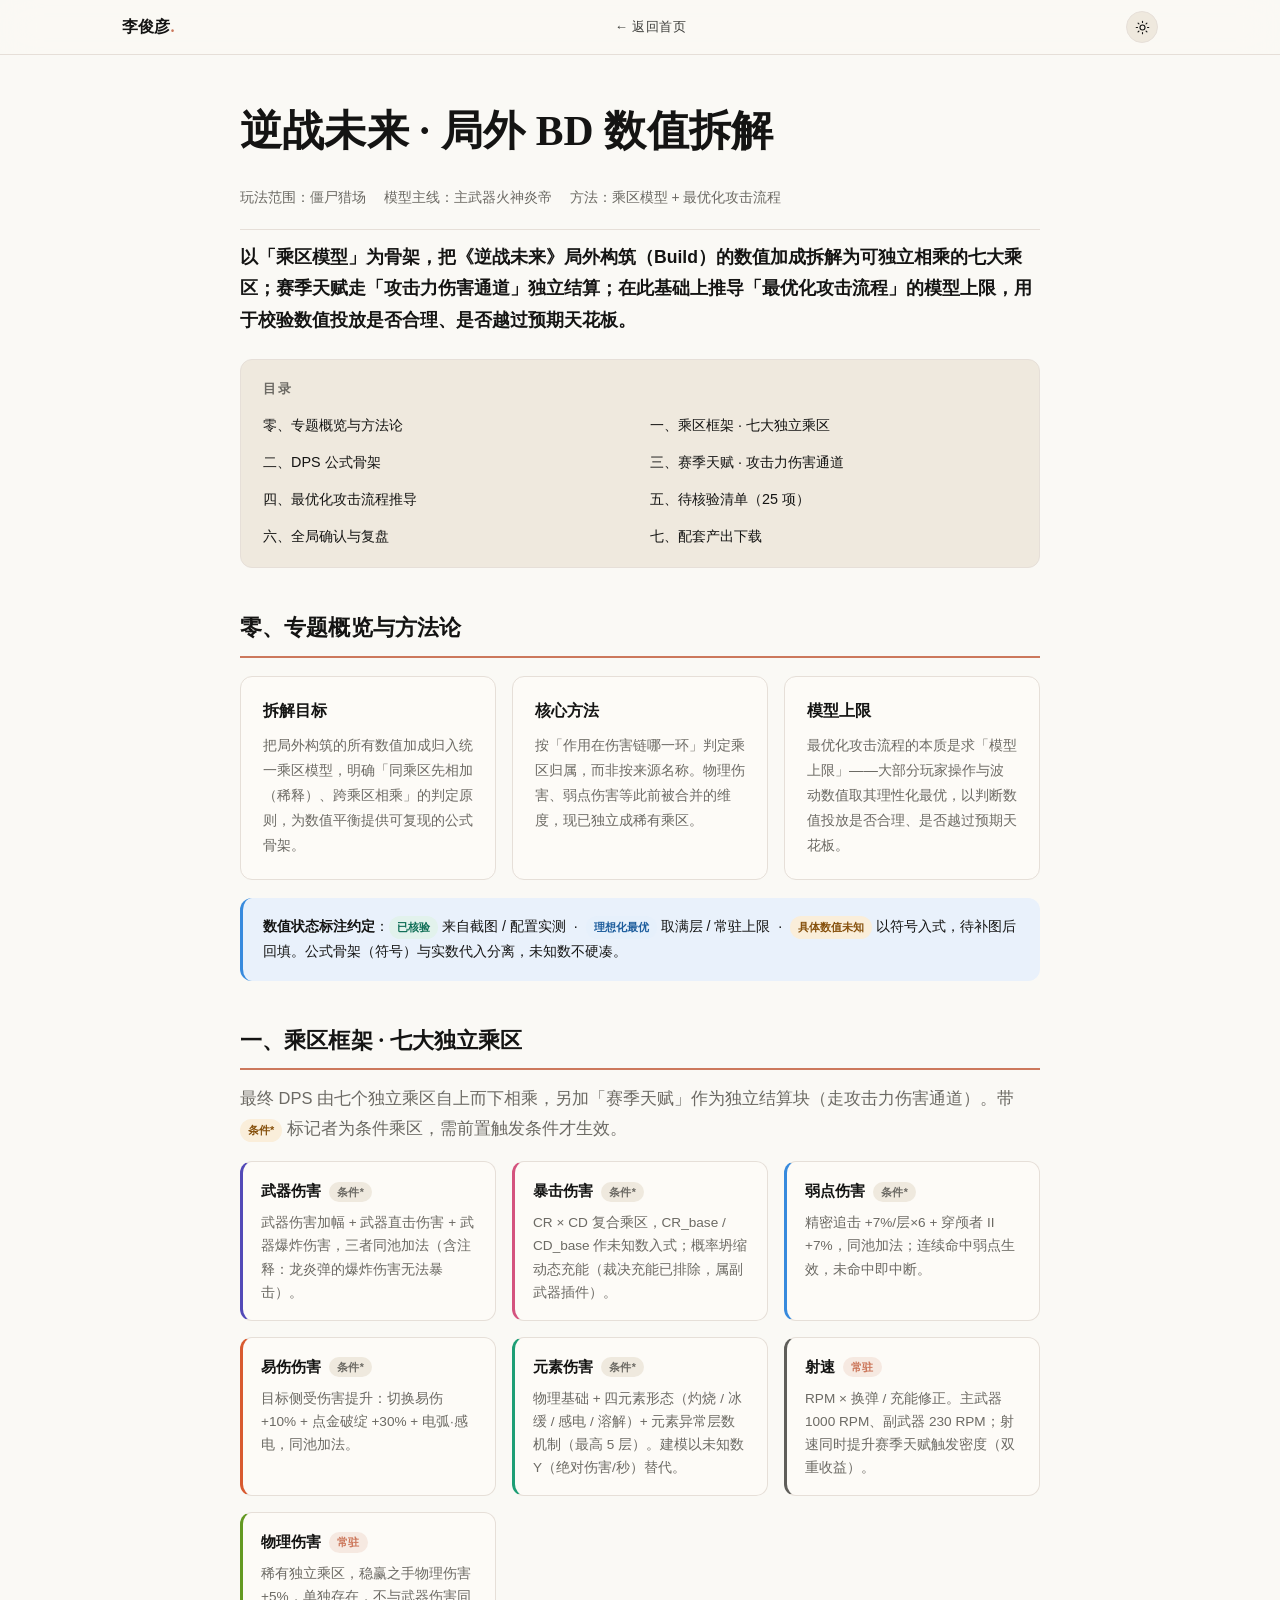
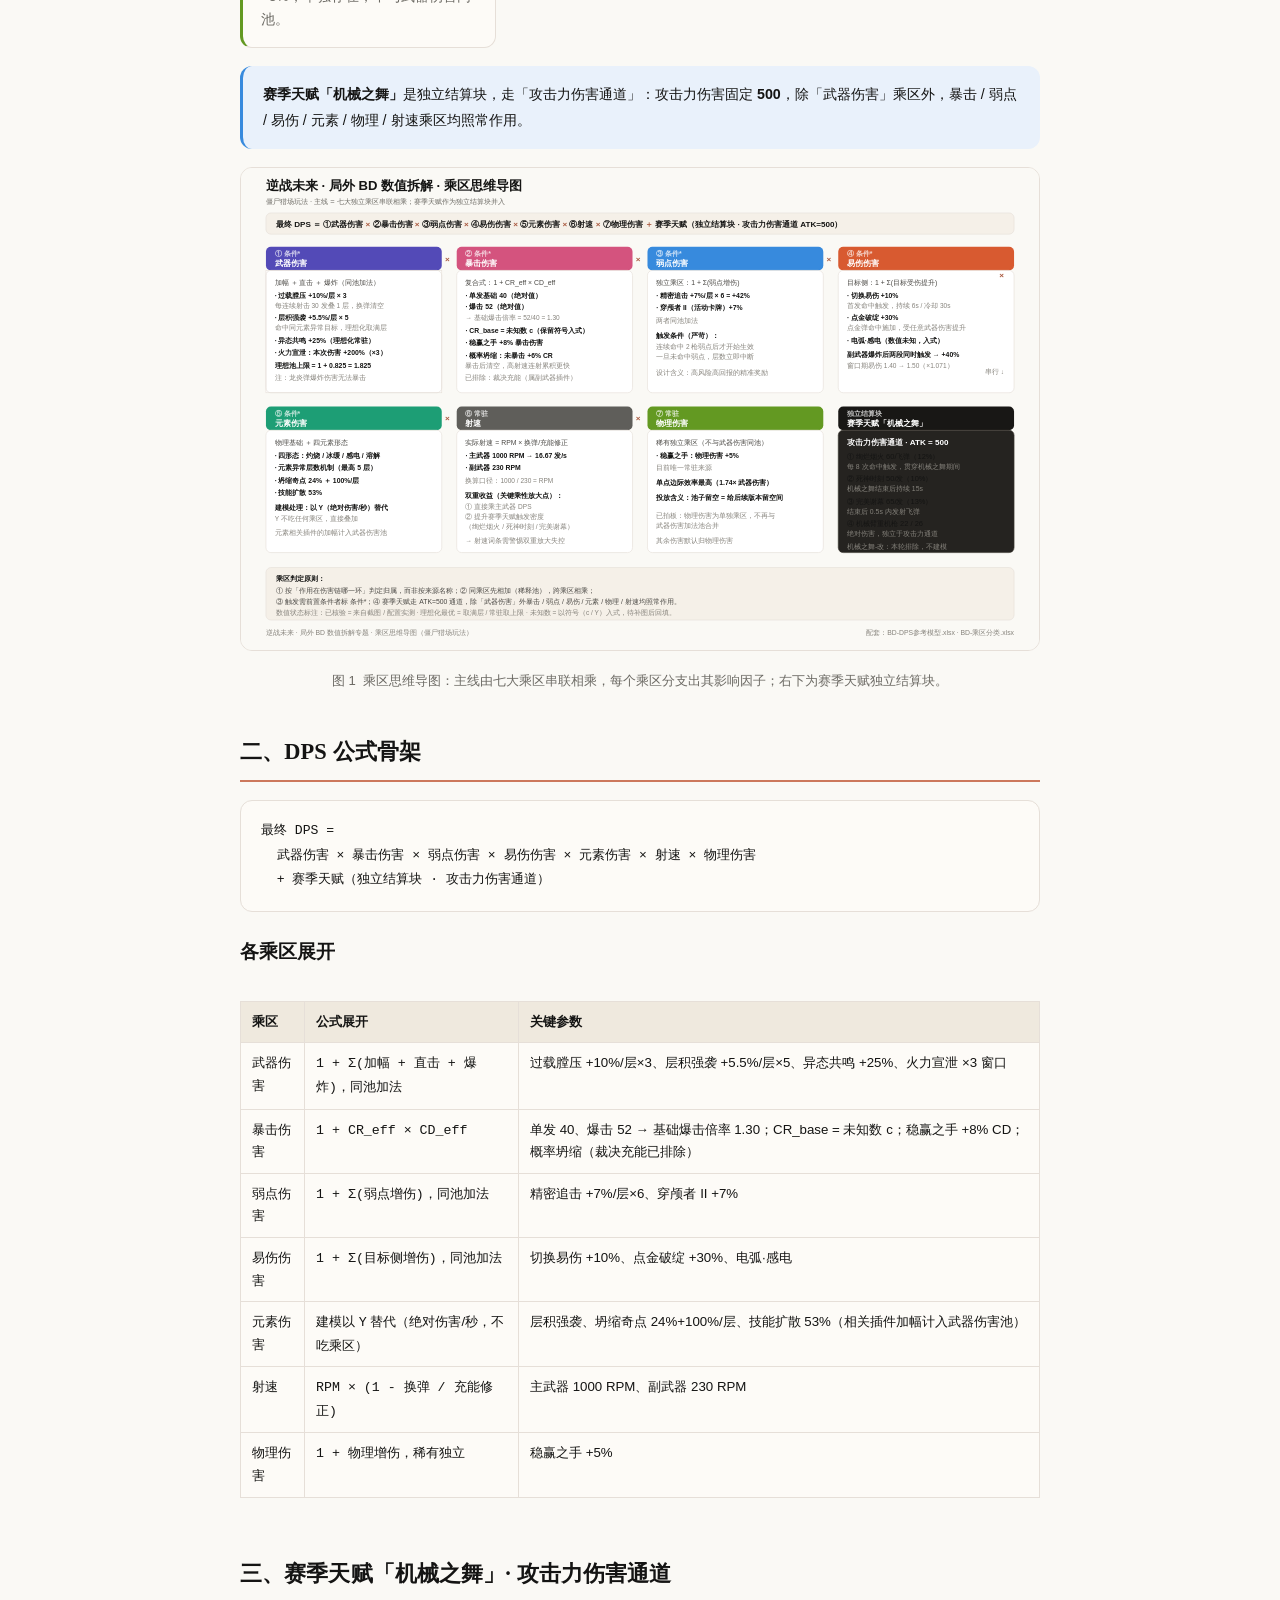
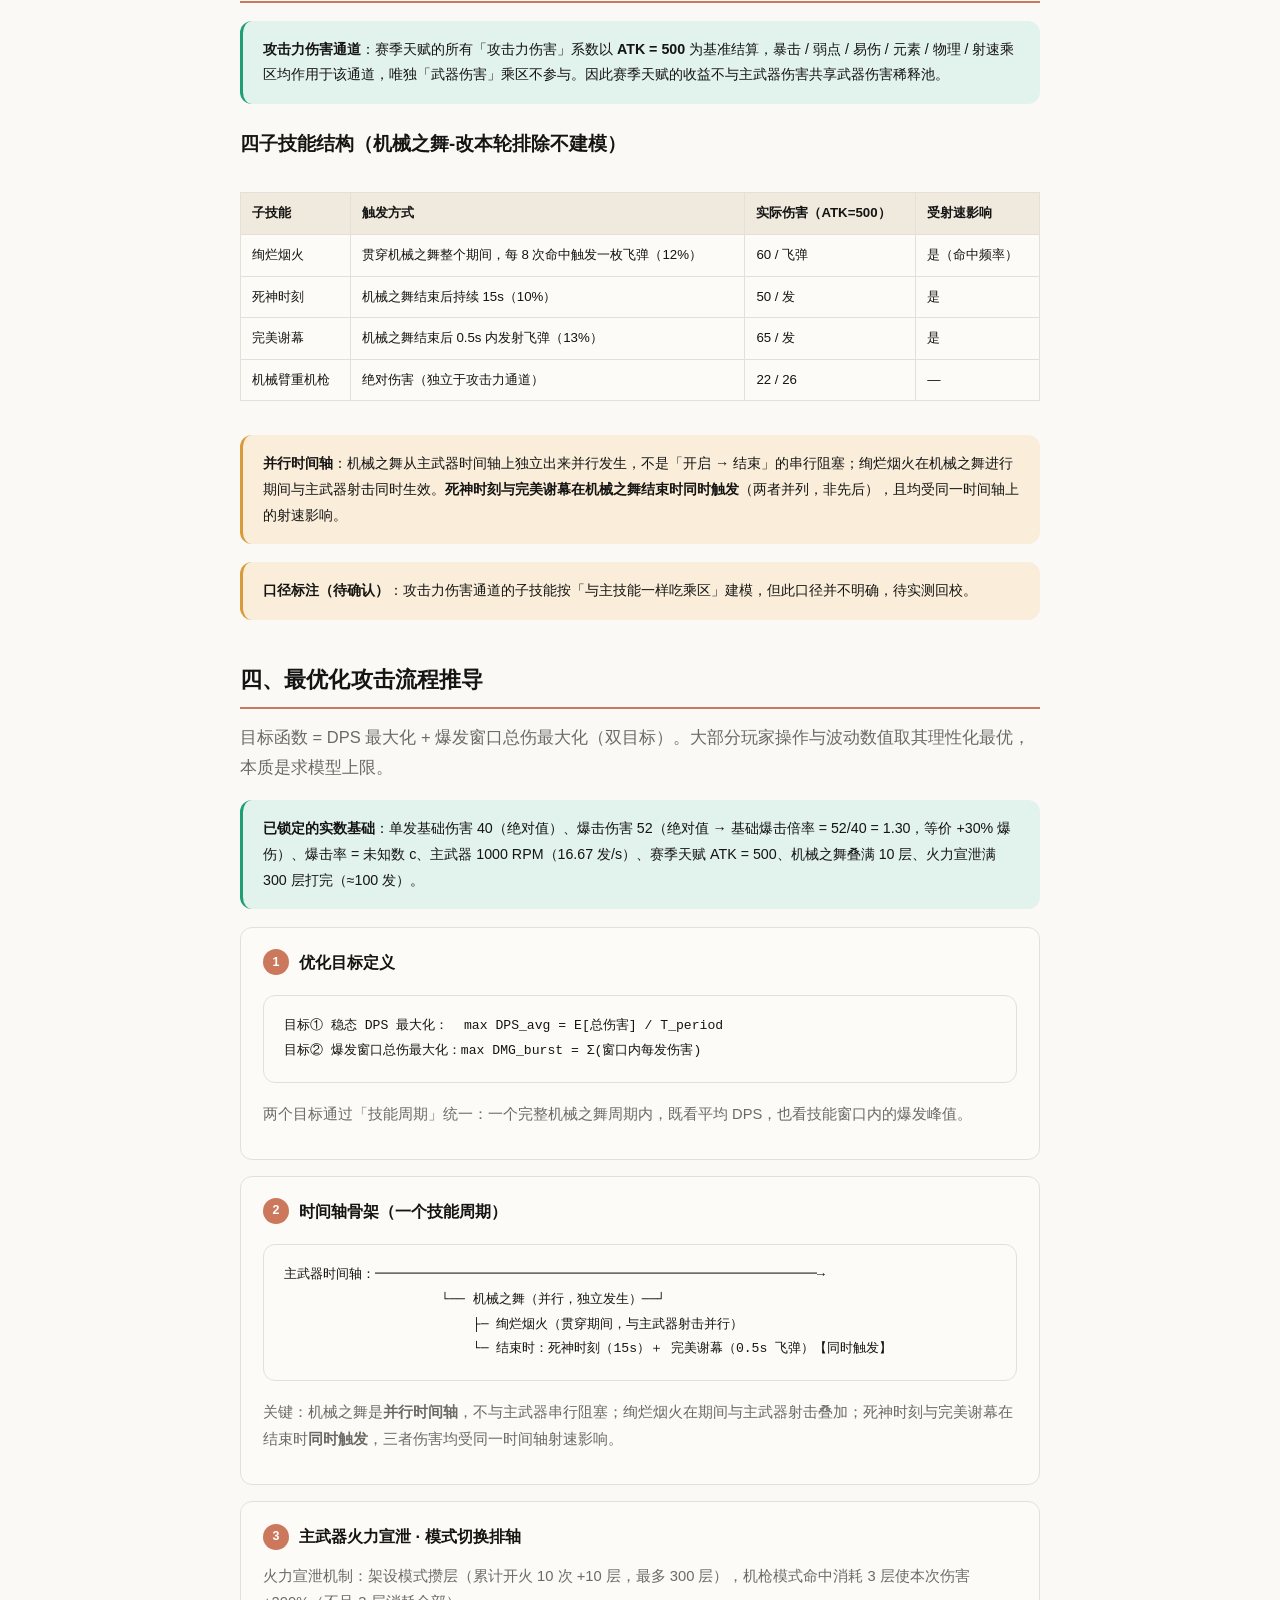
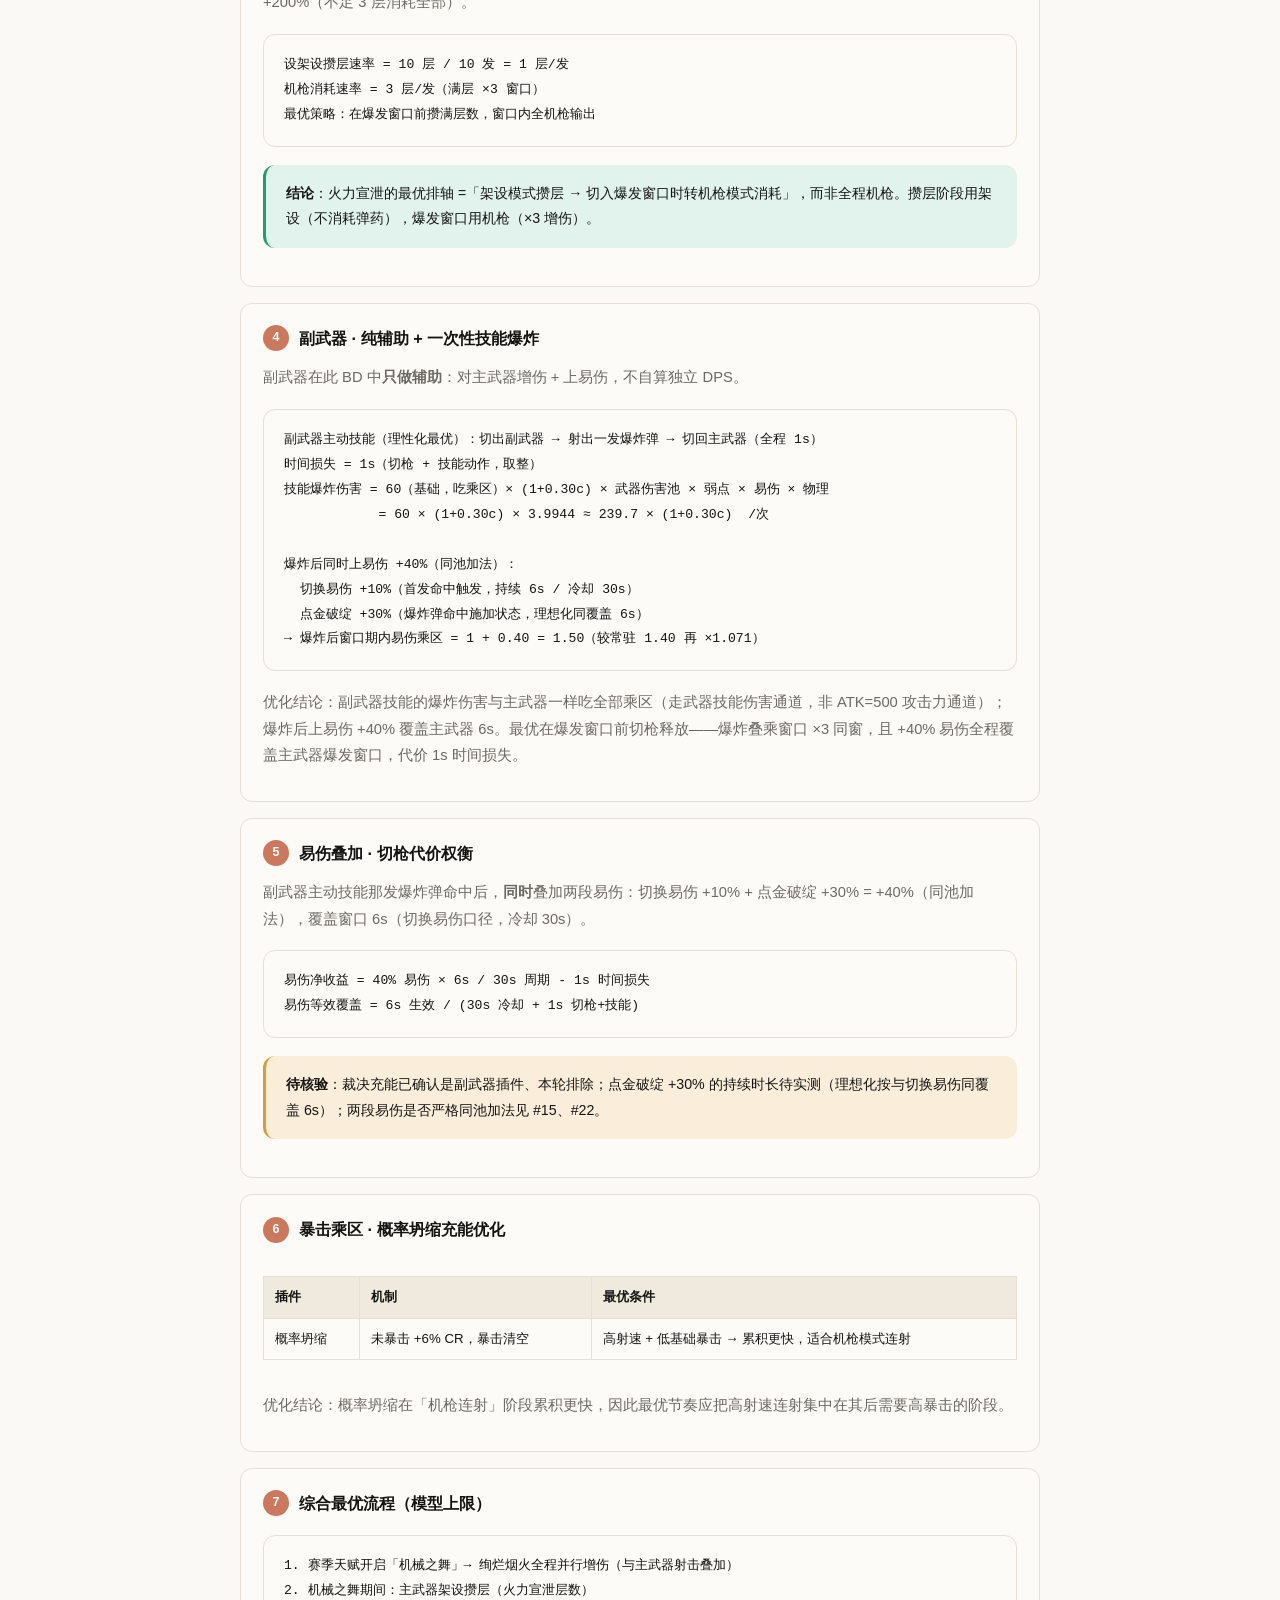
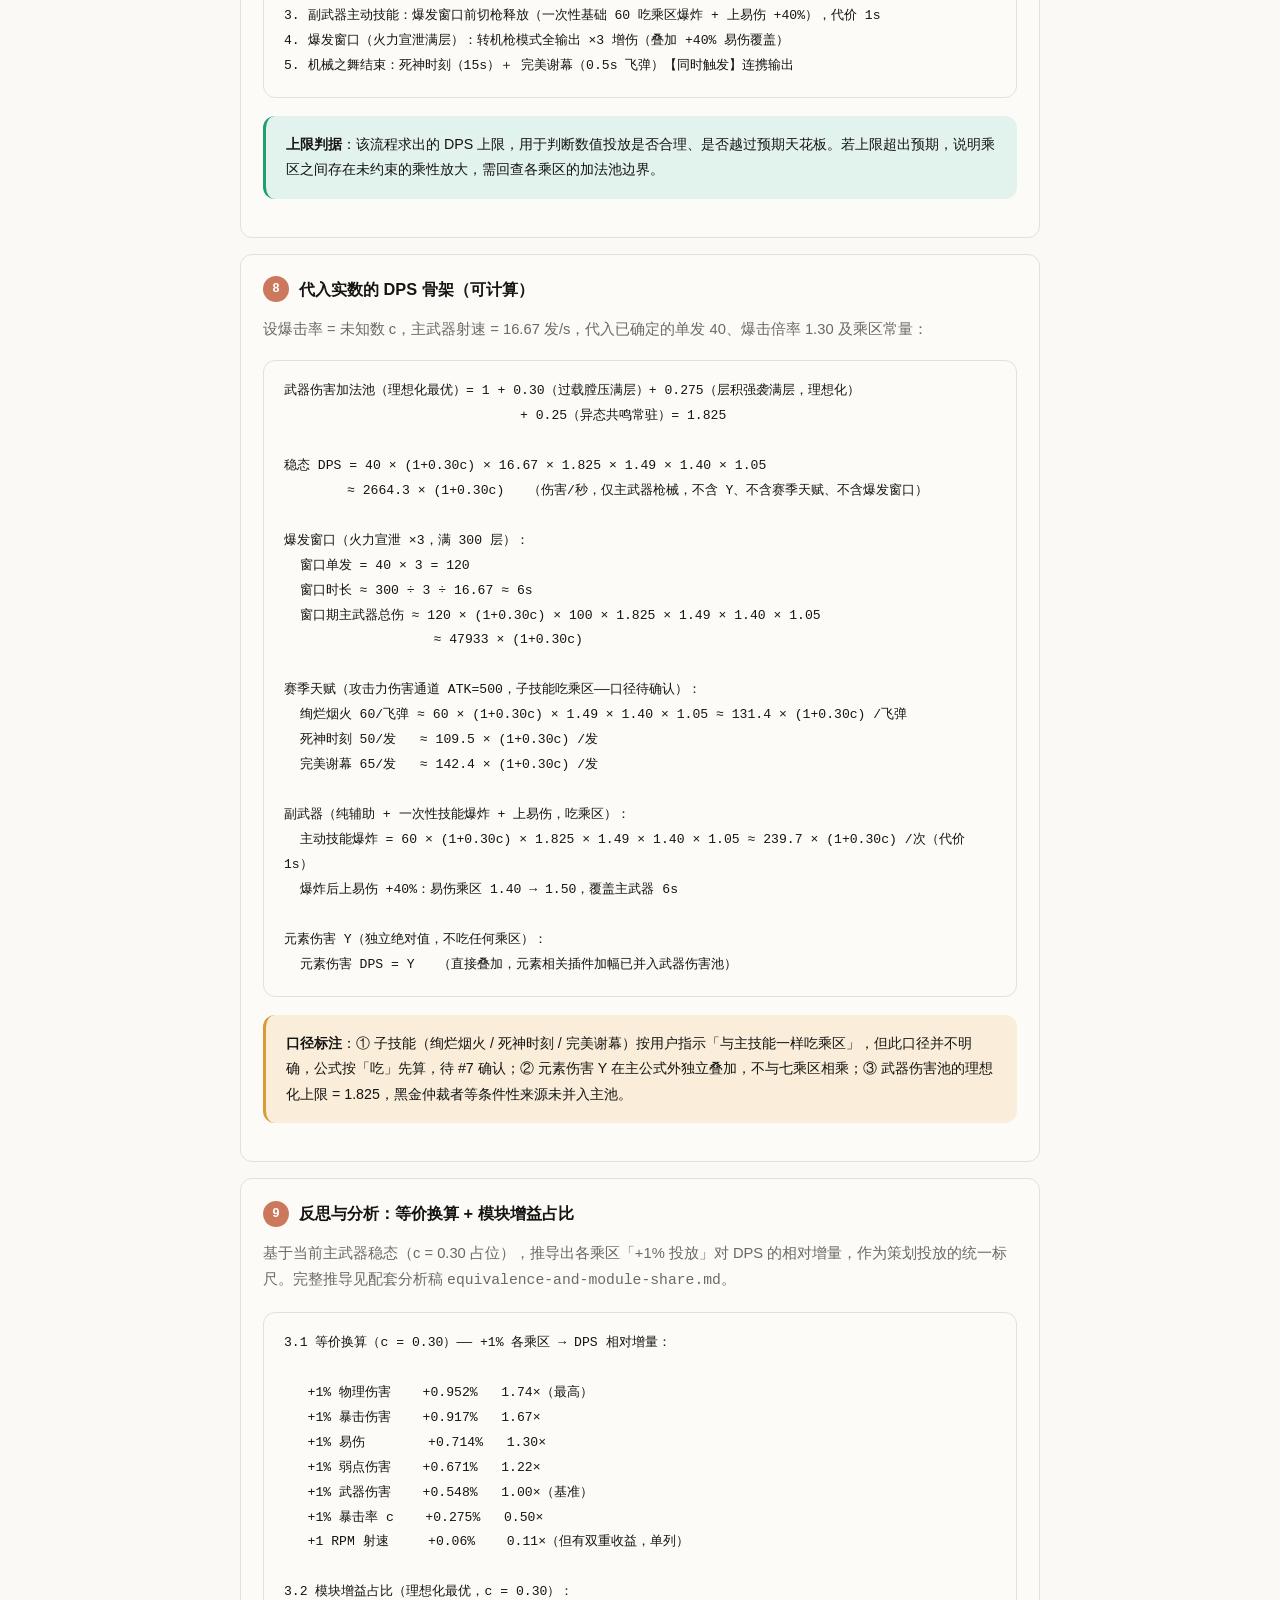
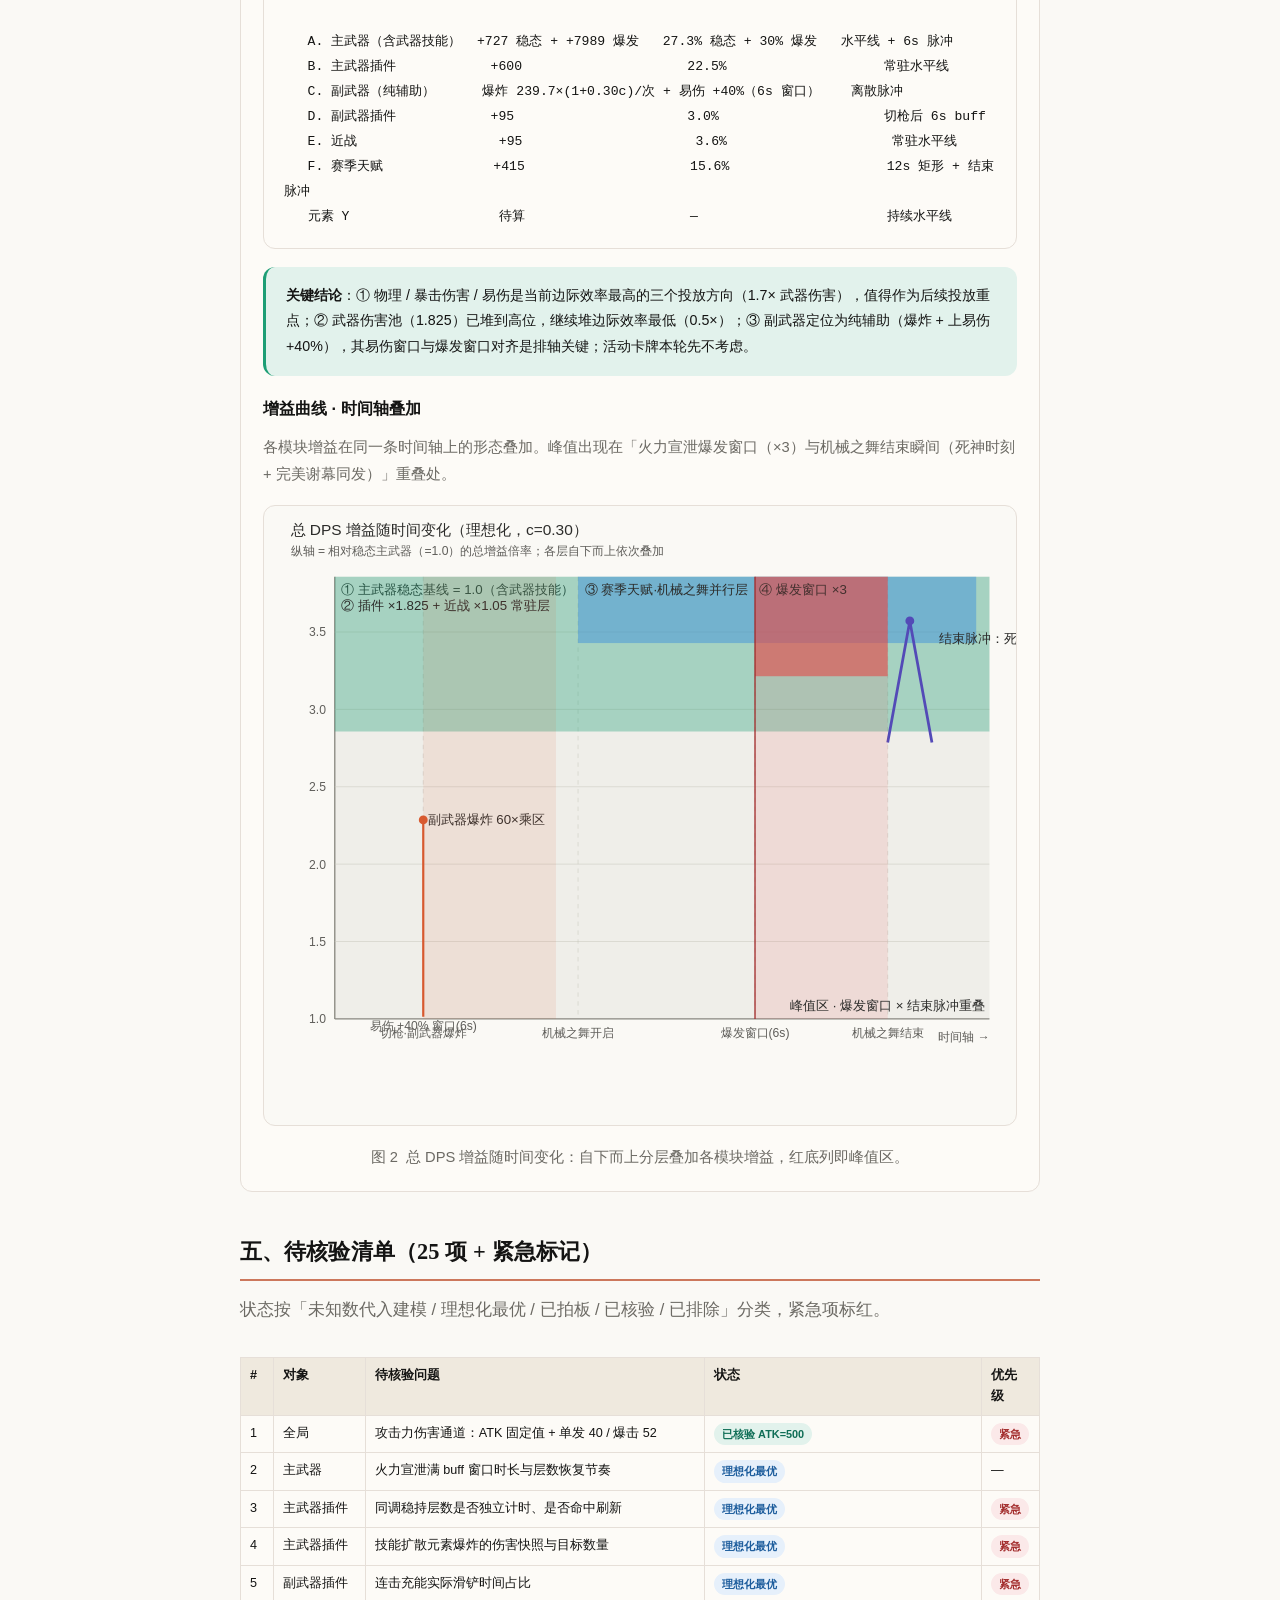
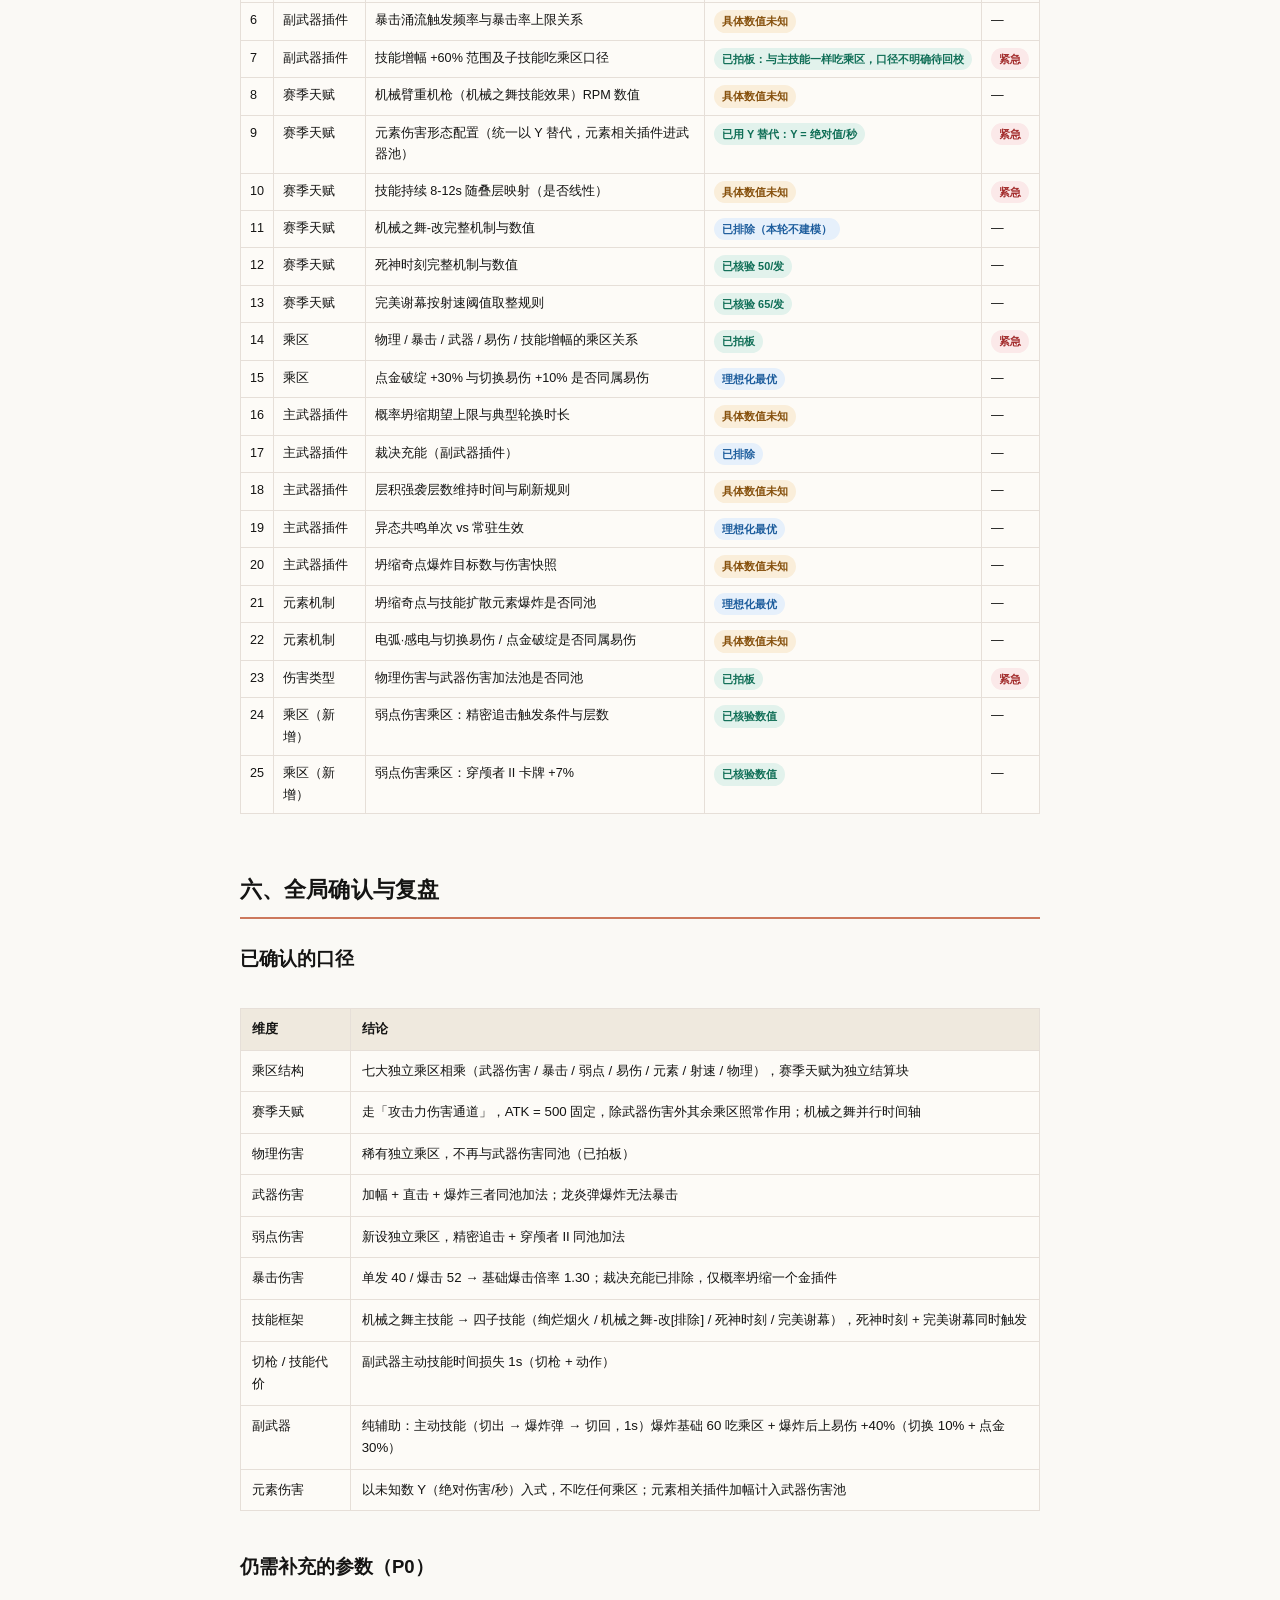
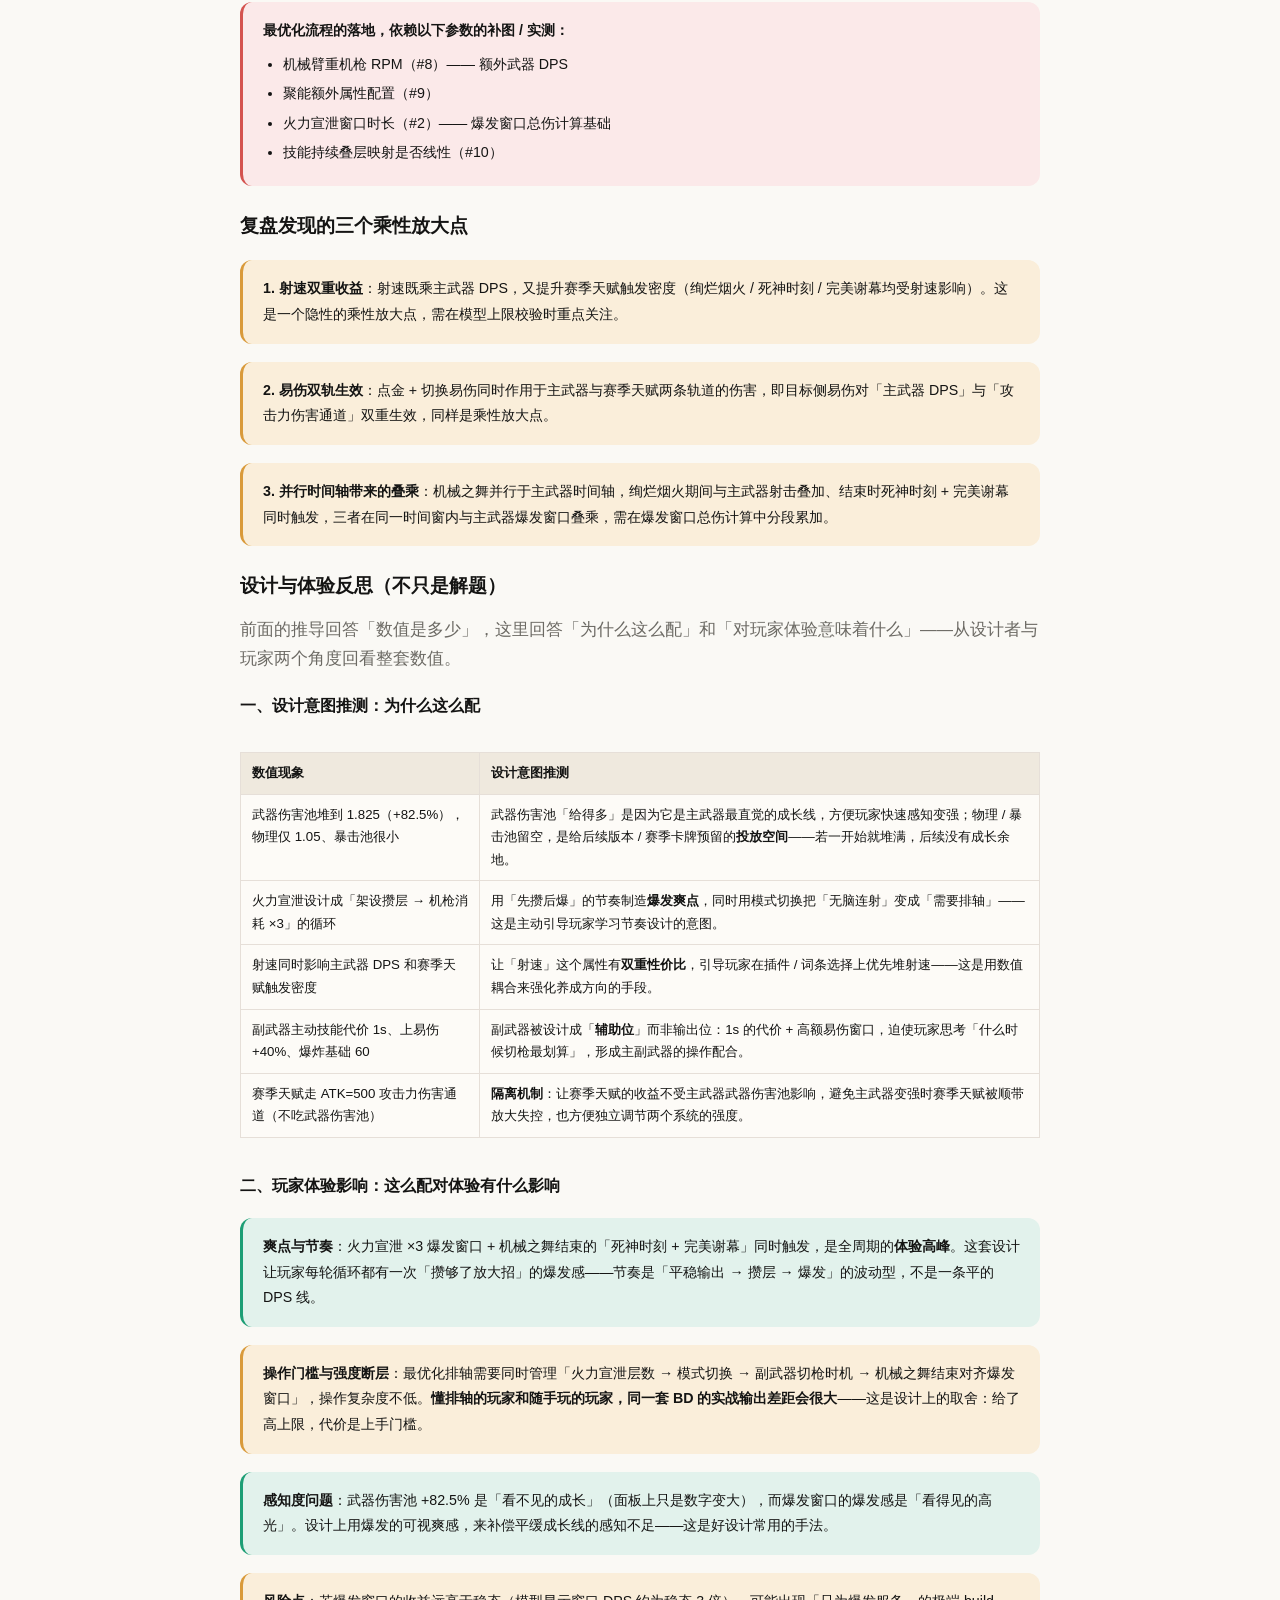
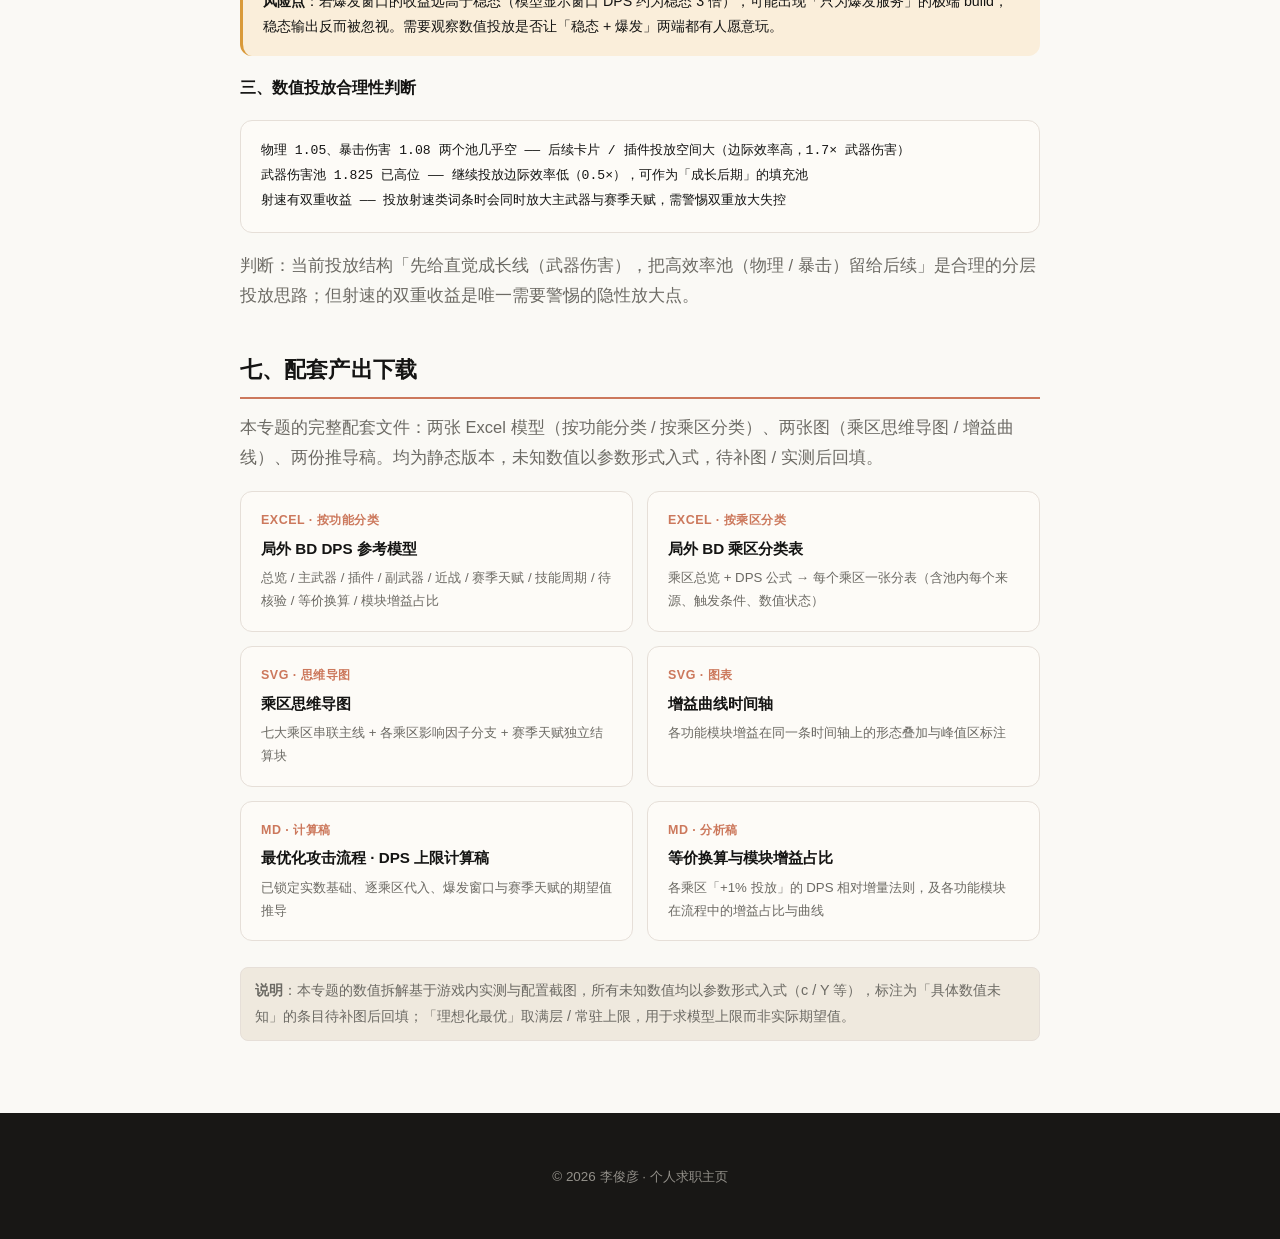
<file: nzm.html>
<!DOCTYPE html>
<html lang="zh-CN">
<head>
  <meta charset="UTF-8" />
  <meta name="viewport" content="width=device-width, initial-scale=1.0" />
  <title>逆战未来 · 局外 BD 数值拆解 · 李俊彦</title>
  <meta name="description" content="《逆战未来》僵尸猎场局外 BD 数值拆解：乘区模型（七大独立乘区）、赛季天赋攻击力伤害通道、最优化攻击流程与模型上限推导。" />
  <link rel="stylesheet" href="assets/styles.css" />
  <link rel="stylesheet" href="assets/doc.css" />
  <link rel="icon" href="assets/avatar.svg" type="image/svg+xml" />
  <style>
    /* ===== NZM 专题页专用组件（跟随站点明暗主题） ===== */
    .doc .doc-meta {
      font-size: 0.86rem; color: var(--muted); margin: 0 0 6px;
      padding-bottom: 18px; border-bottom: 1px solid var(--border);
    }
    .doc .doc-meta span { margin-right: 14px; white-space: nowrap; }

    /* 目录 */
    .doc .toc {
      background: var(--surface-2); border: 1px solid var(--border);
      border-radius: var(--radius); padding: 18px 22px; margin: 22px 0 30px;
    }
    .doc .toc h4 { font-size: 0.8rem; letter-spacing: 0.16em; text-transform: uppercase; color: var(--muted); margin-bottom: 10px; font-weight: 700; }
    .doc .toc ol { list-style: none; display: grid; grid-template-columns: 1fr 1fr; gap: 8px 20px; }
    .doc .toc a { color: var(--text); font-size: 0.9rem; }
    .doc .toc a:hover { color: var(--primary); text-decoration: underline; }

    /* 卡片网格 */
    .doc .card-grid { display: grid; grid-template-columns: repeat(auto-fit, minmax(230px, 1fr)); gap: 16px; margin: 18px 0; }
    .doc .mini {
      background: var(--surface); border: 1px solid var(--border);
      border-radius: var(--radius); padding: 20px 22px;
    }
    .doc .mini h4 { font-size: 1rem; font-weight: 700; margin-bottom: 8px; color: var(--text); }
    .doc .mini p { margin: 0; font-size: 0.9rem; color: var(--muted); line-height: 1.75; }

    /* 乘区卡 */
    .doc .zone-card {
      background: var(--surface); border: 1px solid var(--border);
      border-left: 3px solid var(--primary); border-radius: var(--radius);
      padding: 16px 18px;
    }
    .doc .zone-card .zone-name {
      display: flex; align-items: center; gap: 8px; flex-wrap: wrap;
      font-weight: 700; font-size: 0.96rem; color: var(--text); margin-bottom: 6px;
    }
    .doc .zone-card .zone-items { margin: 0; font-size: 0.85rem; color: var(--muted); line-height: 1.7; }
    .doc .zone-tag { font-size: 0.66rem; font-weight: 700; padding: 1px 8px; border-radius: 999px; letter-spacing: 0.04em; }
    .doc .tag-const { background: color-mix(in srgb, var(--primary) 14%, transparent); color: var(--primary); }
    .doc .tag-cond  { background: var(--surface-2); color: var(--muted); }

    /* 公式块 */
    .doc .formula {
      background: var(--surface); border: 1px solid var(--border);
      border-radius: var(--radius); padding: 18px 20px; margin: 18px 0;
      font-family: ui-monospace, SFMono-Regular, "JetBrains Mono", Consolas, monospace;
      font-size: 0.82rem; line-height: 1.9; color: var(--text);
      white-space: pre-wrap; overflow-x: auto;
    }
    .doc .formula strong { color: var(--primary); }

    /* 表格 */
    .doc table.nzm { width: 100%; border-collapse: collapse; font-size: 0.83rem; margin: 16px 0; background: var(--surface); }
    .doc table.nzm td, .doc table.nzm th { border: 1px solid var(--border); padding: 9px 11px; text-align: left; vertical-align: top; line-height: 1.7; }
    .doc table.nzm th { background: var(--surface-2); color: var(--text); font-weight: 700; }
    .doc table.nzm tr:first-child td { background: var(--surface-2); font-weight: 700; color: var(--text); }
    .doc table.nzm.tight { font-size: 0.79rem; }
    .doc table.nzm.tight td, .doc table.nzm.tight th { padding: 7px 9px; }

    /* 状态标签 */
    .doc .badge { display: inline-block; font-size: 0.68rem; font-weight: 700; padding: 2px 8px; border-radius: 999px; white-space: nowrap; }
    .doc .b-urgent  { background: #fbe9e9; color: #a32d2d; }
    .doc .b-decided { background: #e2f2ec; color: #0f6e56; }
    .doc .b-ideal   { background: #e6f0fb; color: #1c5c9c; }
    .doc .b-unknown { background: #faeeda; color: #854f0b; }
    [data-theme="dark"] .doc .b-urgent  { background: rgba(211,90,80,.20);  color: #e8968a; }
    [data-theme="dark"] .doc .b-decided { background: rgba(93,202,165,.18); color: #7fd6b6; }
    [data-theme="dark"] .doc .b-ideal   { background: rgba(110,168,235,.18);color: #96beea; }
    [data-theme="dark"] .doc .b-unknown { background: rgba(230,175,80,.18); color: #dcb273; }

    /* 推导步骤 */
    .doc .step {
      background: var(--surface); border: 1px solid var(--border);
      border-radius: var(--radius); padding: 20px 22px; margin: 16px 0;
    }
    .doc .step > h3 { display: flex; align-items: center; gap: 10px; margin: 0 0 12px; font-size: 1.02rem; font-weight: 700; color: var(--text); }
    .doc .step-num {
      display: inline-flex; align-items: center; justify-content: center; flex-shrink: 0;
      width: 26px; height: 26px; border-radius: 50%;
      background: var(--primary); color: #fff; font-weight: 700; font-size: 0.78rem;
    }
    .doc .step p { font-size: 0.92rem; }

    /* 提示块 */
    .doc .callout { border-radius: var(--radius); padding: 16px 20px; margin: 18px 0; font-size: 0.89rem; line-height: 1.8; color: var(--text); }
    .doc .callout ul { margin: 8px 0 0; padding-left: 20px; }
    .doc .callout li { margin: 4px 0; }
    .doc .callout-note   { background: #e9f1fb; border-left: 3px solid #378add; }
    .doc .callout-warn   { background: #faeeda; border-left: 3px solid #d99a3a; }
    .doc .callout-key    { background: #e2f2ec; border-left: 3px solid #1d9e75; }
    .doc .callout-urgent { background: #fbe9e9; border-left: 3px solid #d4534f; }
    [data-theme="dark"] .doc .callout-note   { background: rgba(55,138,221,.14); }
    [data-theme="dark"] .doc .callout-warn   { background: rgba(217,154,58,.14); }
    [data-theme="dark"] .doc .callout-key    { background: rgba(29,158,117,.14); }
    [data-theme="dark"] .doc .callout-urgent { background: rgba(212,83,79,.14); }

    /* 图表容器 */
    .doc .fig-box {
      border: 1px solid var(--border); border-radius: var(--radius);
      overflow: hidden; background: #faf9f5; margin: 18px 0;
    }
    .doc .fig-box img { width: 100%; height: auto; display: block; }
    .doc .fig-cap { font-size: 0.82rem; color: var(--muted); text-align: center; margin: 8px 0 0; }

    /* 下载区 */
    .doc .dl { display: grid; grid-template-columns: 1fr 1fr; gap: 14px; margin: 18px 0; }
    .doc .dl__item {
      display: flex; flex-direction: column; gap: 4px;
      background: var(--surface); border: 1px solid var(--border);
      border-radius: var(--radius); padding: 18px 20px;
      transition: border-color 0.2s, transform 0.2s;
    }
    .doc .dl__item:hover { border-color: var(--border-strong); transform: translateY(-2px); }
    .doc .dl__item b { font-size: 0.95rem; color: var(--text); }
    .doc .dl__item span { font-size: 0.83rem; color: var(--muted); }
    .doc .dl__item em { font-size: 0.78rem; color: var(--primary); font-style: normal; font-weight: 700; letter-spacing: 0.04em; }

    @media (max-width: 700px) {
      .doc .toc ol, .doc .dl { grid-template-columns: 1fr; }
    }
  </style>
</head>
<body>
  <header class="nav" id="nav">
    <div class="nav__inner">
      <a href="index.html" class="nav__logo">李俊彦<span>.</span></a>
      <nav class="nav__links" id="navLinks">
        <a href="index.html">← 返回首页</a>
      </nav>
      <div class="nav__actions">
        <button class="theme-toggle" id="themeToggle" aria-label="切换主题">
          <svg class="icon-sun" viewBox="0 0 24 24" width="20" height="20"><circle cx="12" cy="12" r="4"/><path d="M12 2v2M12 20v2M4.9 4.9l1.4 1.4M17.7 17.7l1.4 1.4M2 12h2M20 12h2M4.9 19.1l1.4-1.4M17.7 6.3l1.4-1.4"/></svg>
          <svg class="icon-moon" viewBox="0 0 24 24" width="20" height="20"><path d="M21 12.8A9 9 0 1 1 11.2 3a7 7 0 0 0 9.8 9.8z"/></svg>
        </button>
        <button class="nav__burger" id="navBurger" aria-label="菜单"><span></span><span></span><span></span></button>
      </div>
    </div>
  </header>

  <main class="container">
    <article class="doc">
      <h1 class="doc-h1">逆战未来 · 局外 BD 数值拆解</h1>
      <p class="doc-meta">
        <span>玩法范围：僵尸猎场</span>
        <span>模型主线：主武器火神炎帝</span>
        <span>方法：乘区模型 + 最优化攻击流程</span>
      </p>
      <p class="lead">以「乘区模型」为骨架，把《逆战未来》局外构筑（Build）的数值加成拆解为可独立相乘的七大乘区；赛季天赋走「攻击力伤害通道」独立结算；在此基础上推导「最优化攻击流程」的模型上限，用于校验数值投放是否合理、是否越过预期天花板。</p>

      <div class="toc">
        <h4>目录</h4>
        <ol>
          <li><a href="#overview">零、专题概览与方法论</a></li>
          <li><a href="#zones">一、乘区框架 · 七大独立乘区</a></li>
          <li><a href="#formula">二、DPS 公式骨架</a></li>
          <li><a href="#season">三、赛季天赋 · 攻击力伤害通道</a></li>
          <li><a href="#optimize">四、最优化攻击流程推导</a></li>
          <li><a href="#verify">五、待核验清单（25 项）</a></li>
          <li><a href="#review">六、全局确认与复盘</a></li>
          <li><a href="#assets">七、配套产出下载</a></li>
        </ol>
      </div>

      <!-- ============ 零 ============ -->
      <h2 class="doc-h2" id="overview">零、专题概览与方法论</h2>
      <div class="card-grid">
        <div class="mini">
          <h4>拆解目标</h4>
          <p>把局外构筑的所有数值加成归入统一乘区模型，明确「同乘区先相加（稀释）、跨乘区相乘」的判定原则，为数值平衡提供可复现的公式骨架。</p>
        </div>
        <div class="mini">
          <h4>核心方法</h4>
          <p>按「作用在伤害链哪一环」判定乘区归属，而非按来源名称。物理伤害、弱点伤害等此前被合并的维度，现已独立成稀有乘区。</p>
        </div>
        <div class="mini">
          <h4>模型上限</h4>
          <p>最优化攻击流程的本质是求「模型上限」——大部分玩家操作与波动数值取其理性化最优，以判断数值投放是否合理、是否越过预期天花板。</p>
        </div>
      </div>
      <div class="callout callout-note">
        <strong>数值状态标注约定</strong>：<span class="badge b-decided">已核验</span> 来自截图 / 配置实测 &nbsp;·&nbsp; <span class="badge b-ideal">理想化最优</span> 取满层 / 常驻上限 &nbsp;·&nbsp; <span class="badge b-unknown">具体数值未知</span> 以符号入式，待补图后回填。公式骨架（符号）与实数代入分离，未知数不硬凑。
      </div>

      <!-- ============ 一 ============ -->
      <h2 class="doc-h2" id="zones">一、乘区框架 · 七大独立乘区</h2>
      <p>最终 DPS 由七个独立乘区自上而下相乘，另加「赛季天赋」作为独立结算块（走攻击力伤害通道）。带 <span class="badge b-unknown">条件*</span> 标记者为条件乘区，需前置触发条件才生效。</p>

      <div class="card-grid">
        <div class="zone-card" style="border-left-color:#534AB7">
          <div class="zone-name">武器伤害 <span class="zone-tag tag-cond">条件*</span></div>
          <p class="zone-items">武器伤害加幅 + 武器直击伤害 + 武器爆炸伤害，三者同池加法（含注释：龙炎弹的爆炸伤害无法暴击）。</p>
        </div>
        <div class="zone-card" style="border-left-color:#D4537E">
          <div class="zone-name">暴击伤害 <span class="zone-tag tag-cond">条件*</span></div>
          <p class="zone-items">CR × CD 复合乘区，CR_base / CD_base 作未知数入式；概率坍缩动态充能（裁决充能已排除，属副武器插件）。</p>
        </div>
        <div class="zone-card" style="border-left-color:#378ADD">
          <div class="zone-name">弱点伤害 <span class="zone-tag tag-cond">条件*</span></div>
          <p class="zone-items">精密追击 +7%/层×6 + 穿颅者 II +7%，同池加法；连续命中弱点生效，未命中即中断。</p>
        </div>
        <div class="zone-card" style="border-left-color:#D85A30">
          <div class="zone-name">易伤伤害 <span class="zone-tag tag-cond">条件*</span></div>
          <p class="zone-items">目标侧受伤害提升：切换易伤 +10% + 点金破绽 +30% + 电弧·感电，同池加法。</p>
        </div>
        <div class="zone-card" style="border-left-color:#1D9E75">
          <div class="zone-name">元素伤害 <span class="zone-tag tag-cond">条件*</span></div>
          <p class="zone-items">物理基础 + 四元素形态（灼烧 / 冰缓 / 感电 / 溶解）+ 元素异常层数机制（最高 5 层）。建模以未知数 Y（绝对伤害/秒）替代。</p>
        </div>
        <div class="zone-card" style="border-left-color:#5F5E5A">
          <div class="zone-name">射速 <span class="zone-tag tag-const">常驻</span></div>
          <p class="zone-items">RPM × 换弹 / 充能修正。主武器 1000 RPM、副武器 230 RPM；射速同时提升赛季天赋触发密度（双重收益）。</p>
        </div>
        <div class="zone-card" style="border-left-color:#639922">
          <div class="zone-name">物理伤害 <span class="zone-tag tag-const">常驻</span></div>
          <p class="zone-items">稀有独立乘区，稳赢之手物理伤害 +5%，单独存在，不与武器伤害同池。</p>
        </div>
      </div>

      <div class="callout callout-note">
        <strong>赛季天赋「机械之舞」</strong>是独立结算块，走「攻击力伤害通道」：攻击力伤害固定 <strong>500</strong>，除「武器伤害」乘区外，暴击 / 弱点 / 易伤 / 元素 / 物理 / 射速乘区均照常作用。
      </div>

      <div class="fig-box"><img src="assets/nzm/zone-mindmap.svg" alt="逆战未来局外 BD 乘区思维导图" loading="lazy"/></div>
      <p class="fig-cap">图 1 &nbsp;乘区思维导图：主线由七大乘区串联相乘，每个乘区分支出其影响因子；右下为赛季天赋独立结算块。</p>

      <!-- ============ 二 ============ -->
      <h2 class="doc-h2" id="formula">二、DPS 公式骨架</h2>
      <div class="formula">最终 DPS =
  武器伤害 × 暴击伤害 × 弱点伤害 × 易伤伤害 × 元素伤害 × 射速 × 物理伤害
  + 赛季天赋（独立结算块 · 攻击力伤害通道）</div>

      <h3 class="doc-h3">各乘区展开</h3>
      <div class="table-wrap"><table class="nzm">
        <tr><th>乘区</th><th>公式展开</th><th>关键参数</th></tr>
        <tr><td>武器伤害</td><td><code>1 + Σ(加幅 + 直击 + 爆炸)</code>，同池加法</td><td>过载膛压 +10%/层×3、层积强袭 +5.5%/层×5、异态共鸣 +25%、火力宣泄 ×3 窗口</td></tr>
        <tr><td>暴击伤害</td><td><code>1 + CR_eff × CD_eff</code></td><td>单发 40、爆击 52 → 基础爆击倍率 1.30；CR_base = 未知数 c；稳赢之手 +8% CD；概率坍缩（裁决充能已排除）</td></tr>
        <tr><td>弱点伤害</td><td><code>1 + Σ(弱点增伤)</code>，同池加法</td><td>精密追击 +7%/层×6、穿颅者 II +7%</td></tr>
        <tr><td>易伤伤害</td><td><code>1 + Σ(目标侧增伤)</code>，同池加法</td><td>切换易伤 +10%、点金破绽 +30%、电弧·感电</td></tr>
        <tr><td>元素伤害</td><td>建模以 <code>Y</code> 替代（绝对伤害/秒，不吃乘区）</td><td>层积强袭、坍缩奇点 24%+100%/层、技能扩散 53%（相关插件加幅计入武器伤害池）</td></tr>
        <tr><td>射速</td><td><code>RPM × (1 - 换弹 / 充能修正)</code></td><td>主武器 1000 RPM、副武器 230 RPM</td></tr>
        <tr><td>物理伤害</td><td><code>1 + 物理增伤</code>，稀有独立</td><td>稳赢之手 +5%</td></tr>
      </table></div>

      <!-- ============ 三 ============ -->
      <h2 class="doc-h2" id="season">三、赛季天赋「机械之舞」· 攻击力伤害通道</h2>
      <div class="callout callout-key">
        <strong>攻击力伤害通道</strong>：赛季天赋的所有「攻击力伤害」系数以 <strong>ATK = 500</strong> 为基准结算，暴击 / 弱点 / 易伤 / 元素 / 物理 / 射速乘区均作用于该通道，唯独「武器伤害」乘区不参与。因此赛季天赋的收益不与主武器伤害共享武器伤害稀释池。
      </div>

      <h3 class="doc-h3">四子技能结构（机械之舞-改本轮排除不建模）</h3>
      <div class="table-wrap"><table class="nzm">
        <tr><th>子技能</th><th>触发方式</th><th>实际伤害（ATK=500）</th><th>受射速影响</th></tr>
        <tr><td>绚烂烟火</td><td>贯穿机械之舞整个期间，每 8 次命中触发一枚飞弹（12%）</td><td>60 / 飞弹</td><td>是（命中频率）</td></tr>
        <tr><td>死神时刻</td><td>机械之舞结束后持续 15s（10%）</td><td>50 / 发</td><td>是</td></tr>
        <tr><td>完美谢幕</td><td>机械之舞结束后 0.5s 内发射飞弹（13%）</td><td>65 / 发</td><td>是</td></tr>
        <tr><td>机械臂重机枪</td><td>绝对伤害（独立于攻击力通道）</td><td>22 / 26</td><td>—</td></tr>
      </table></div>

      <div class="callout callout-warn">
        <strong>并行时间轴</strong>：机械之舞从主武器时间轴上独立出来并行发生，不是「开启 → 结束」的串行阻塞；绚烂烟火在机械之舞进行期间与主武器射击同时生效。<strong>死神时刻与完美谢幕在机械之舞结束时同时触发</strong>（两者并列，非先后），且均受同一时间轴上的射速影响。
      </div>
      <div class="callout callout-warn">
        <strong>口径标注（待确认）</strong>：攻击力伤害通道的子技能按「与主技能一样吃乘区」建模，但此口径并不明确，待实测回校。
      </div>

      <!-- ============ 四 ============ -->
      <h2 class="doc-h2" id="optimize">四、最优化攻击流程推导</h2>
      <p>目标函数 = DPS 最大化 + 爆发窗口总伤最大化（双目标）。大部分玩家操作与波动数值取其理性化最优，本质是求模型上限。</p>

      <div class="callout callout-key">
        <strong>已锁定的实数基础</strong>：单发基础伤害 40（绝对值）、爆击伤害 52（绝对值 → 基础爆击倍率 = 52/40 = 1.30，等价 +30% 爆伤）、爆击率 = 未知数 c、主武器 1000 RPM（16.67 发/s）、赛季天赋 ATK = 500、机械之舞叠满 10 层、火力宣泄满 300 层打完（≈100 发）。
      </div>

      <div class="step">
        <h3><span class="step-num">1</span>优化目标定义</h3>
        <div class="formula">目标① 稳态 DPS 最大化：  max DPS_avg = E[总伤害] / T_period
目标② 爆发窗口总伤最大化：max DMG_burst = Σ(窗口内每发伤害)</div>
        <p>两个目标通过「技能周期」统一：一个完整机械之舞周期内，既看平均 DPS，也看技能窗口内的爆发峰值。</p>
      </div>

      <div class="step">
        <h3><span class="step-num">2</span>时间轴骨架（一个技能周期）</h3>
        <div class="formula">主武器时间轴：━━━━━━━━━━━━━━━━━━━━━━━━━━━━━━━━━━→
                    └── 机械之舞（并行，独立发生）──┘
                        ├─ 绚烂烟火（贯穿期间，与主武器射击并行）
                        └─ 结束时：死神时刻（15s）＋ 完美谢幕（0.5s 飞弹）【同时触发】</div>
        <p>关键：机械之舞是<strong>并行时间轴</strong>，不与主武器串行阻塞；绚烂烟火在期间与主武器射击叠加；死神时刻与完美谢幕在结束时<strong>同时触发</strong>，三者伤害均受同一时间轴射速影响。</p>
      </div>

      <div class="step">
        <h3><span class="step-num">3</span>主武器火力宣泄 · 模式切换排轴</h3>
        <p>火力宣泄机制：架设模式攒层（累计开火 10 次 +10 层，最多 300 层），机枪模式命中消耗 3 层使本次伤害 +200%（不足 3 层消耗全部）。</p>
        <div class="formula">设架设攒层速率 = 10 层 / 10 发 = 1 层/发
机枪消耗速率 = 3 层/发（满层 ×3 窗口）
最优策略：在爆发窗口前攒满层数，窗口内全机枪输出</div>
        <div class="callout callout-key">
          <strong>结论</strong>：火力宣泄的最优排轴 =「架设模式攒层 → 切入爆发窗口时转机枪模式消耗」，而非全程机枪。攒层阶段用架设（不消耗弹药），爆发窗口用机枪（×3 增伤）。
        </div>
      </div>

      <div class="step">
        <h3><span class="step-num">4</span>副武器 · 纯辅助 + 一次性技能爆炸</h3>
        <p>副武器在此 BD 中<strong>只做辅助</strong>：对主武器增伤 + 上易伤，不自算独立 DPS。</p>
        <div class="formula">副武器主动技能（理性化最优）：切出副武器 → 射出一发爆炸弹 → 切回主武器（全程 1s）
时间损失 = 1s（切枪 + 技能动作，取整）
技能爆炸伤害 = 60（基础，吃乘区）× (1+0.30c) × 武器伤害池 × 弱点 × 易伤 × 物理
            = 60 × (1+0.30c) × 3.9944 ≈ 239.7 × (1+0.30c)  /次

爆炸后同时上易伤 +40%（同池加法）：
  切换易伤 +10%（首发命中触发，持续 6s / 冷却 30s）
  点金破绽 +30%（爆炸弹命中施加状态，理想化同覆盖 6s）
→ 爆炸后窗口期内易伤乘区 = 1 + 0.40 = 1.50（较常驻 1.40 再 ×1.071）</div>
        <p>优化结论：副武器技能的爆炸伤害与主武器一样吃全部乘区（走武器技能伤害通道，非 ATK=500 攻击力通道）；爆炸后上易伤 +40% 覆盖主武器 6s。最优在爆发窗口前切枪释放——爆炸叠乘窗口 ×3 同窗，且 +40% 易伤全程覆盖主武器爆发窗口，代价 1s 时间损失。</p>
      </div>

      <div class="step">
        <h3><span class="step-num">5</span>易伤叠加 · 切枪代价权衡</h3>
        <p>副武器主动技能那发爆炸弹命中后，<strong>同时</strong>叠加两段易伤：切换易伤 +10% + 点金破绽 +30% = +40%（同池加法），覆盖窗口 6s（切换易伤口径，冷却 30s）。</p>
        <div class="formula">易伤净收益 = 40% 易伤 × 6s / 30s 周期 - 1s 时间损失
易伤等效覆盖 = 6s 生效 / (30s 冷却 + 1s 切枪+技能)</div>
        <div class="callout callout-warn">
          <strong>待核验</strong>：裁决充能已确认是副武器插件、本轮排除；点金破绽 +30% 的持续时长待实测（理想化按与切换易伤同覆盖 6s）；两段易伤是否严格同池加法见 #15、#22。
        </div>
      </div>

      <div class="step">
        <h3><span class="step-num">6</span>暴击乘区 · 概率坍缩充能优化</h3>
        <div class="table-wrap"><table class="nzm">
          <tr><th>插件</th><th>机制</th><th>最优条件</th></tr>
          <tr><td>概率坍缩</td><td>未暴击 +6% CR，暴击清空</td><td>高射速 + 低基础暴击 → 累积更快，适合机枪模式连射</td></tr>
        </table></div>
        <p>优化结论：概率坍缩在「机枪连射」阶段累积更快，因此最优节奏应把高射速连射集中在其后需要高暴击的阶段。</p>
      </div>

      <div class="step">
        <h3><span class="step-num">7</span>综合最优流程（模型上限）</h3>
        <div class="formula">1. 赛季天赋开启「机械之舞」→ 绚烂烟火全程并行增伤（与主武器射击叠加）
2. 机械之舞期间：主武器架设攒层（火力宣泄层数）
3. 副武器主动技能：爆发窗口前切枪释放（一次性基础 60 吃乘区爆炸 + 上易伤 +40%），代价 1s
4. 爆发窗口（火力宣泄满层）：转机枪模式全输出 ×3 增伤（叠加 +40% 易伤覆盖）
5. 机械之舞结束：死神时刻（15s）＋ 完美谢幕（0.5s 飞弹）【同时触发】连携输出</div>
        <div class="callout callout-key">
          <strong>上限判据</strong>：该流程求出的 DPS 上限，用于判断数值投放是否合理、是否越过预期天花板。若上限超出预期，说明乘区之间存在未约束的乘性放大，需回查各乘区的加法池边界。
        </div>
      </div>

      <div class="step">
        <h3><span class="step-num">8</span>代入实数的 DPS 骨架（可计算）</h3>
        <p>设爆击率 = 未知数 c，主武器射速 = 16.67 发/s，代入已确定的单发 40、爆击倍率 1.30 及乘区常量：</p>
        <div class="formula">武器伤害加法池（理想化最优）= 1 + 0.30（过载膛压满层）+ 0.275（层积强袭满层，理想化）
                              + 0.25（异态共鸣常驻）= 1.825

稳态 DPS = 40 × (1+0.30c) × 16.67 × 1.825 × 1.49 × 1.40 × 1.05
        ≈ 2664.3 × (1+0.30c)   （伤害/秒，仅主武器枪械，不含 Y、不含赛季天赋、不含爆发窗口）

爆发窗口（火力宣泄 ×3，满 300 层）：
  窗口单发 = 40 × 3 = 120
  窗口时长 ≈ 300 ÷ 3 ÷ 16.67 ≈ 6s
  窗口期主武器总伤 ≈ 120 × (1+0.30c) × 100 × 1.825 × 1.49 × 1.40 × 1.05
                   ≈ 47933 × (1+0.30c)

赛季天赋（攻击力伤害通道 ATK=500，子技能吃乘区——口径待确认）：
  绚烂烟火 60/飞弹 ≈ 60 × (1+0.30c) × 1.49 × 1.40 × 1.05 ≈ 131.4 × (1+0.30c) /飞弹
  死神时刻 50/发   ≈ 109.5 × (1+0.30c) /发
  完美谢幕 65/发   ≈ 142.4 × (1+0.30c) /发

副武器（纯辅助 + 一次性技能爆炸 + 上易伤，吃乘区）：
  主动技能爆炸 = 60 × (1+0.30c) × 1.825 × 1.49 × 1.40 × 1.05 ≈ 239.7 × (1+0.30c) /次（代价 1s）
  爆炸后上易伤 +40%：易伤乘区 1.40 → 1.50，覆盖主武器 6s

元素伤害 Y（独立绝对值，不吃任何乘区）：
  元素伤害 DPS = Y   （直接叠加，元素相关插件加幅已并入武器伤害池）</div>
        <div class="callout callout-warn">
          <strong>口径标注</strong>：① 子技能（绚烂烟火 / 死神时刻 / 完美谢幕）按用户指示「与主技能一样吃乘区」，但此口径并不明确，公式按「吃」先算，待 #7 确认；② 元素伤害 Y 在主公式外独立叠加，不与七乘区相乘；③ 武器伤害池的理想化上限 = 1.825，黑金仲裁者等条件性来源未并入主池。
        </div>
      </div>

      <div class="step">
        <h3><span class="step-num">9</span>反思与分析：等价换算 + 模块增益占比</h3>
        <p>基于当前主武器稳态（c = 0.30 占位），推导出各乘区「+1% 投放」对 DPS 的相对增量，作为策划投放的统一标尺。完整推导见配套分析稿 <code>equivalence-and-module-share.md</code>。</p>
        <div class="formula">3.1 等价换算（c = 0.30）—— +1% 各乘区 → DPS 相对增量：

   +1% 物理伤害    +0.952%   1.74×（最高）
   +1% 暴击伤害    +0.917%   1.67×
   +1% 易伤        +0.714%   1.30×
   +1% 弱点伤害    +0.671%   1.22×
   +1% 武器伤害    +0.548%   1.00×（基准）
   +1% 暴击率 c    +0.275%   0.50×
   +1 RPM 射速     +0.06%    0.11×（但有双重收益，单列）

3.2 模块增益占比（理想化最优，c = 0.30）：

   A. 主武器（含武器技能）  +727 稳态 + +7989 爆发   27.3% 稳态 + 30% 爆发   水平线 + 6s 脉冲
   B. 主武器插件            +600                     22.5%                    常驻水平线
   C. 副武器（纯辅助）      爆炸 239.7×(1+0.30c)/次 + 易伤 +40%（6s 窗口）    离散脉冲
   D. 副武器插件            +95                      3.0%                     切枪后 6s buff
   E. 近战                  +95                      3.6%                     常驻水平线
   F. 赛季天赋              +415                     15.6%                    12s 矩形 + 结束脉冲
   元素 Y                   待算                     —                        持续水平线</div>
        <div class="callout callout-key">
          <strong>关键结论</strong>：① 物理 / 暴击伤害 / 易伤是当前边际效率最高的三个投放方向（1.7× 武器伤害），值得作为后续投放重点；② 武器伤害池（1.825）已堆到高位，继续堆边际效率最低（0.5×）；③ 副武器定位为纯辅助（爆炸 + 上易伤 +40%），其易伤窗口与爆发窗口对齐是排轴关键；活动卡牌本轮先不考虑。
        </div>

        <h3 class="doc-h3">增益曲线 · 时间轴叠加</h3>
        <p>各模块增益在同一条时间轴上的形态叠加。峰值出现在「火力宣泄爆发窗口（×3）与机械之舞结束瞬间（死神时刻 + 完美谢幕同发）」重叠处。</p>
        <div class="fig-box"><img src="assets/nzm/gain-curve-timeline.svg" alt="NZM 局外 BD 各模块增益曲线叠加时间轴" loading="lazy"/></div>
        <p class="fig-cap">图 2 &nbsp;总 DPS 增益随时间变化：自下而上分层叠加各模块增益，红底列即峰值区。</p>
      </div>

      <!-- ============ 五 ============ -->
      <h2 class="doc-h2" id="verify">五、待核验清单（25 项 + 紧急标记）</h2>
      <p>状态按「未知数代入建模 / 理想化最优 / 已拍板 / 已核验 / 已排除」分类，紧急项标红。</p>
      <div class="table-wrap"><table class="nzm tight">
        <tr><th>#</th><th>对象</th><th>待核验问题</th><th>状态</th><th>优先级</th></tr>
        <tr><td>1</td><td>全局</td><td>攻击力伤害通道：ATK 固定值 + 单发 40 / 爆击 52</td><td><span class="badge b-decided">已核验 ATK=500</span></td><td><span class="badge b-urgent">紧急</span></td></tr>
        <tr><td>2</td><td>主武器</td><td>火力宣泄满 buff 窗口时长与层数恢复节奏</td><td><span class="badge b-ideal">理想化最优</span></td><td>—</td></tr>
        <tr><td>3</td><td>主武器插件</td><td>同调稳持层数是否独立计时、是否命中刷新</td><td><span class="badge b-ideal">理想化最优</span></td><td><span class="badge b-urgent">紧急</span></td></tr>
        <tr><td>4</td><td>主武器插件</td><td>技能扩散元素爆炸的伤害快照与目标数量</td><td><span class="badge b-ideal">理想化最优</span></td><td><span class="badge b-urgent">紧急</span></td></tr>
        <tr><td>5</td><td>副武器插件</td><td>连击充能实际滑铲时间占比</td><td><span class="badge b-ideal">理想化最优</span></td><td><span class="badge b-urgent">紧急</span></td></tr>
        <tr><td>6</td><td>副武器插件</td><td>暴击涌流触发频率与暴击率上限关系</td><td><span class="badge b-unknown">具体数值未知</span></td><td>—</td></tr>
        <tr><td>7</td><td>副武器插件</td><td>技能增幅 +60% 范围及子技能吃乘区口径</td><td><span class="badge b-decided">已拍板：与主技能一样吃乘区，口径不明确待回校</span></td><td><span class="badge b-urgent">紧急</span></td></tr>
        <tr><td>8</td><td>赛季天赋</td><td>机械臂重机枪（机械之舞技能效果）RPM 数值</td><td><span class="badge b-unknown">具体数值未知</span></td><td>—</td></tr>
        <tr><td>9</td><td>赛季天赋</td><td>元素伤害形态配置（统一以 Y 替代，元素相关插件进武器池）</td><td><span class="badge b-decided">已用 Y 替代：Y = 绝对值/秒</span></td><td><span class="badge b-urgent">紧急</span></td></tr>
        <tr><td>10</td><td>赛季天赋</td><td>技能持续 8-12s 随叠层映射（是否线性）</td><td><span class="badge b-unknown">具体数值未知</span></td><td><span class="badge b-urgent">紧急</span></td></tr>
        <tr><td>11</td><td>赛季天赋</td><td>机械之舞-改完整机制与数值</td><td><span class="badge b-ideal">已排除（本轮不建模）</span></td><td>—</td></tr>
        <tr><td>12</td><td>赛季天赋</td><td>死神时刻完整机制与数值</td><td><span class="badge b-decided">已核验 50/发</span></td><td>—</td></tr>
        <tr><td>13</td><td>赛季天赋</td><td>完美谢幕按射速阈值取整规则</td><td><span class="badge b-decided">已核验 65/发</span></td><td>—</td></tr>
        <tr><td>14</td><td>乘区</td><td>物理 / 暴击 / 武器 / 易伤 / 技能增幅的乘区关系</td><td><span class="badge b-decided">已拍板</span></td><td><span class="badge b-urgent">紧急</span></td></tr>
        <tr><td>15</td><td>乘区</td><td>点金破绽 +30% 与切换易伤 +10% 是否同属易伤</td><td><span class="badge b-ideal">理想化最优</span></td><td>—</td></tr>
        <tr><td>16</td><td>主武器插件</td><td>概率坍缩期望上限与典型轮换时长</td><td><span class="badge b-unknown">具体数值未知</span></td><td>—</td></tr>
        <tr><td>17</td><td>主武器插件</td><td>裁决充能（副武器插件）</td><td><span class="badge b-ideal">已排除</span></td><td>—</td></tr>
        <tr><td>18</td><td>主武器插件</td><td>层积强袭层数维持时间与刷新规则</td><td><span class="badge b-unknown">具体数值未知</span></td><td>—</td></tr>
        <tr><td>19</td><td>主武器插件</td><td>异态共鸣单次 vs 常驻生效</td><td><span class="badge b-ideal">理想化最优</span></td><td>—</td></tr>
        <tr><td>20</td><td>主武器插件</td><td>坍缩奇点爆炸目标数与伤害快照</td><td><span class="badge b-unknown">具体数值未知</span></td><td>—</td></tr>
        <tr><td>21</td><td>元素机制</td><td>坍缩奇点与技能扩散元素爆炸是否同池</td><td><span class="badge b-ideal">理想化最优</span></td><td>—</td></tr>
        <tr><td>22</td><td>元素机制</td><td>电弧·感电与切换易伤 / 点金破绽是否同属易伤</td><td><span class="badge b-unknown">具体数值未知</span></td><td>—</td></tr>
        <tr><td>23</td><td>伤害类型</td><td>物理伤害与武器伤害加法池是否同池</td><td><span class="badge b-decided">已拍板</span></td><td><span class="badge b-urgent">紧急</span></td></tr>
        <tr><td>24</td><td>乘区（新增）</td><td>弱点伤害乘区：精密追击触发条件与层数</td><td><span class="badge b-decided">已核验数值</span></td><td>—</td></tr>
        <tr><td>25</td><td>乘区（新增）</td><td>弱点伤害乘区：穿颅者 II 卡牌 +7%</td><td><span class="badge b-decided">已核验数值</span></td><td>—</td></tr>
      </table></div>

      <!-- ============ 六 ============ -->
      <h2 class="doc-h2" id="review">六、全局确认与复盘</h2>

      <h3 class="doc-h3">已确认的口径</h3>
      <div class="table-wrap"><table class="nzm">
        <tr><th>维度</th><th>结论</th></tr>
        <tr><td>乘区结构</td><td>七大独立乘区相乘（武器伤害 / 暴击 / 弱点 / 易伤 / 元素 / 射速 / 物理），赛季天赋为独立结算块</td></tr>
        <tr><td>赛季天赋</td><td>走「攻击力伤害通道」，ATK = 500 固定，除武器伤害外其余乘区照常作用；机械之舞并行时间轴</td></tr>
        <tr><td>物理伤害</td><td>稀有独立乘区，不再与武器伤害同池（已拍板）</td></tr>
        <tr><td>武器伤害</td><td>加幅 + 直击 + 爆炸三者同池加法；龙炎弹爆炸无法暴击</td></tr>
        <tr><td>弱点伤害</td><td>新设独立乘区，精密追击 + 穿颅者 II 同池加法</td></tr>
        <tr><td>暴击伤害</td><td>单发 40 / 爆击 52 → 基础爆击倍率 1.30；裁决充能已排除，仅概率坍缩一个金插件</td></tr>
        <tr><td>技能框架</td><td>机械之舞主技能 → 四子技能（绚烂烟火 / 机械之舞-改[排除] / 死神时刻 / 完美谢幕），死神时刻 + 完美谢幕同时触发</td></tr>
        <tr><td>切枪 / 技能代价</td><td>副武器主动技能时间损失 1s（切枪 + 动作）</td></tr>
        <tr><td>副武器</td><td>纯辅助：主动技能（切出 → 爆炸弹 → 切回，1s）爆炸基础 60 吃乘区 + 爆炸后上易伤 +40%（切换 10% + 点金 30%）</td></tr>
        <tr><td>元素伤害</td><td>以未知数 Y（绝对伤害/秒）入式，不吃任何乘区；元素相关插件加幅计入武器伤害池</td></tr>
      </table></div>

      <h3 class="doc-h3">仍需补充的参数（P0）</h3>
      <div class="callout callout-urgent">
        <strong>最优化流程的落地，依赖以下参数的补图 / 实测：</strong>
        <ul>
          <li>机械臂重机枪 RPM（#8）—— 额外武器 DPS</li>
          <li>聚能额外属性配置（#9）</li>
          <li>火力宣泄窗口时长（#2）—— 爆发窗口总伤计算基础</li>
          <li>技能持续叠层映射是否线性（#10）</li>
        </ul>
      </div>

      <h3 class="doc-h3">复盘发现的三个乘性放大点</h3>
      <div class="callout callout-warn">
        <strong>1. 射速双重收益</strong>：射速既乘主武器 DPS，又提升赛季天赋触发密度（绚烂烟火 / 死神时刻 / 完美谢幕均受射速影响）。这是一个隐性的乘性放大点，需在模型上限校验时重点关注。
      </div>
      <div class="callout callout-warn">
        <strong>2. 易伤双轨生效</strong>：点金 + 切换易伤同时作用于主武器与赛季天赋两条轨道的伤害，即目标侧易伤对「主武器 DPS」与「攻击力伤害通道」双重生效，同样是乘性放大点。
      </div>
      <div class="callout callout-warn">
        <strong>3. 并行时间轴带来的叠乘</strong>：机械之舞并行于主武器时间轴，绚烂烟火期间与主武器射击叠加、结束时死神时刻 + 完美谢幕同时触发，三者在同一时间窗内与主武器爆发窗口叠乘，需在爆发窗口总伤计算中分段累加。
      </div>

      <h3 class="doc-h3">设计与体验反思（不只是解题）</h3>
      <p>前面的推导回答「数值是多少」，这里回答「为什么这么配」和「对玩家体验意味着什么」——从设计者与玩家两个角度回看整套数值。</p>

      <h4 class="doc-h4">一、设计意图推测：为什么这么配</h4>
      <div class="table-wrap"><table class="nzm">
        <tr><th>数值现象</th><th>设计意图推测</th></tr>
        <tr><td>武器伤害池堆到 1.825（+82.5%），物理仅 1.05、暴击池很小</td><td>武器伤害池「给得多」是因为它是主武器最直觉的成长线，方便玩家快速感知变强；物理 / 暴击池留空，是给后续版本 / 赛季卡牌预留的<strong>投放空间</strong>——若一开始就堆满，后续没有成长余地。</td></tr>
        <tr><td>火力宣泄设计成「架设攒层 → 机枪消耗 ×3」的循环</td><td>用「先攒后爆」的节奏制造<strong>爆发爽点</strong>，同时用模式切换把「无脑连射」变成「需要排轴」——这是主动引导玩家学习节奏设计的意图。</td></tr>
        <tr><td>射速同时影响主武器 DPS 和赛季天赋触发密度</td><td>让「射速」这个属性有<strong>双重性价比</strong>，引导玩家在插件 / 词条选择上优先堆射速——这是用数值耦合来强化养成方向的手段。</td></tr>
        <tr><td>副武器主动技能代价 1s、上易伤 +40%、爆炸基础 60</td><td>副武器被设计成「<strong>辅助位</strong>」而非输出位：1s 的代价 + 高额易伤窗口，迫使玩家思考「什么时候切枪最划算」，形成主副武器的操作配合。</td></tr>
        <tr><td>赛季天赋走 ATK=500 攻击力伤害通道（不吃武器伤害池）</td><td><strong>隔离机制</strong>：让赛季天赋的收益不受主武器武器伤害池影响，避免主武器变强时赛季天赋被顺带放大失控，也方便独立调节两个系统的强度。</td></tr>
      </table></div>

      <h4 class="doc-h4">二、玩家体验影响：这么配对体验有什么影响</h4>
      <div class="callout callout-key">
        <strong>爽点与节奏</strong>：火力宣泄 ×3 爆发窗口 + 机械之舞结束的「死神时刻 + 完美谢幕」同时触发，是全周期的<strong>体验高峰</strong>。这套设计让玩家每轮循环都有一次「攒够了放大招」的爆发感——节奏是「平稳输出 → 攒层 → 爆发」的波动型，不是一条平的 DPS 线。
      </div>
      <div class="callout callout-warn">
        <strong>操作门槛与强度断层</strong>：最优化排轴需要同时管理「火力宣泄层数 → 模式切换 → 副武器切枪时机 → 机械之舞结束对齐爆发窗口」，操作复杂度不低。<strong>懂排轴的玩家和随手玩的玩家，同一套 BD 的实战输出差距会很大</strong>——这是设计上的取舍：给了高上限，代价是上手门槛。
      </div>
      <div class="callout callout-key">
        <strong>感知度问题</strong>：武器伤害池 +82.5% 是「看不见的成长」（面板上只是数字变大），而爆发窗口的爆发感是「看得见的高光」。设计上用爆发的可视爽感，来补偿平缓成长线的感知不足——这是好设计常用的手法。
      </div>
      <div class="callout callout-warn">
        <strong>风险点</strong>：若爆发窗口的收益远高于稳态（模型显示窗口 DPS 约为稳态 3 倍），可能出现「只为爆发服务」的极端 build，稳态输出反而被忽视。需要观察数值投放是否让「稳态 + 爆发」两端都有人愿意玩。
      </div>

      <h4 class="doc-h4">三、数值投放合理性判断</h4>
      <div class="formula">物理 1.05、暴击伤害 1.08 两个池几乎空 —— 后续卡片 / 插件投放空间大（边际效率高，1.7× 武器伤害）
武器伤害池 1.825 已高位 —— 继续投放边际效率低（0.5×），可作为「成长后期」的填充池
射速有双重收益 —— 投放射速类词条时会同时放大主武器与赛季天赋，需警惕双重放大失控</div>
      <p>判断：当前投放结构「先给直觉成长线（武器伤害），把高效率池（物理 / 暴击）留给后续」是合理的分层投放思路；但射速的双重收益是唯一需要警惕的隐性放大点。</p>

      <!-- ============ 七 ============ -->
      <h2 class="doc-h2" id="assets">七、配套产出下载</h2>
      <p>本专题的完整配套文件：两张 Excel 模型（按功能分类 / 按乘区分类）、两张图（乘区思维导图 / 增益曲线）、两份推导稿。均为静态版本，未知数值以参数形式入式，待补图 / 实测后回填。</p>
      <div class="dl">
        <a class="dl__item" href="assets/nzm/bd-dps-model.xlsx" download>
          <em>EXCEL · 按功能分类</em>
          <b>局外 BD DPS 参考模型</b>
          <span>总览 / 主武器 / 插件 / 副武器 / 近战 / 赛季天赋 / 技能周期 / 待核验 / 等价换算 / 模块增益占比</span>
        </a>
        <a class="dl__item" href="assets/nzm/bd-zone-classification.xlsx" download>
          <em>EXCEL · 按乘区分类</em>
          <b>局外 BD 乘区分类表</b>
          <span>乘区总览 + DPS 公式 → 每个乘区一张分表（含池内每个来源、触发条件、数值状态）</span>
        </a>
        <a class="dl__item" href="assets/nzm/zone-mindmap.svg" download>
          <em>SVG · 思维导图</em>
          <b>乘区思维导图</b>
          <span>七大乘区串联主线 + 各乘区影响因子分支 + 赛季天赋独立结算块</span>
        </a>
        <a class="dl__item" href="assets/nzm/gain-curve-timeline.svg" download>
          <em>SVG · 图表</em>
          <b>增益曲线时间轴</b>
          <span>各功能模块增益在同一条时间轴上的形态叠加与峰值区标注</span>
        </a>
        <a class="dl__item" href="assets/nzm/dps-ceiling-calc.md" download>
          <em>MD · 计算稿</em>
          <b>最优化攻击流程 · DPS 上限计算稿</b>
          <span>已锁定实数基础、逐乘区代入、爆发窗口与赛季天赋的期望值推导</span>
        </a>
        <a class="dl__item" href="assets/nzm/equivalence-and-module-share.md" download>
          <em>MD · 分析稿</em>
          <b>等价换算与模块增益占比</b>
          <span>各乘区「+1% 投放」的 DPS 相对增量法则，及各功能模块在流程中的增益占比与曲线</span>
        </a>
      </div>

      <p class="doc-note" style="margin-top:26px">
        <strong>说明</strong>：本专题的数值拆解基于游戏内实测与配置截图，所有未知数值均以参数形式入式（c / Y 等），标注为「具体数值未知」的条目待补图后回填；「理想化最优」取满层 / 常驻上限，用于求模型上限而非实际期望值。
      </p>
    </article>
  </main>

  <footer class="footer">
    <div class="container">
      <p>© <span id="year"></span> 李俊彦 · 个人求职主页</p>
    </div>
  </footer>
  <script src="assets/script.js"></script>
</body>
</html>
</file>
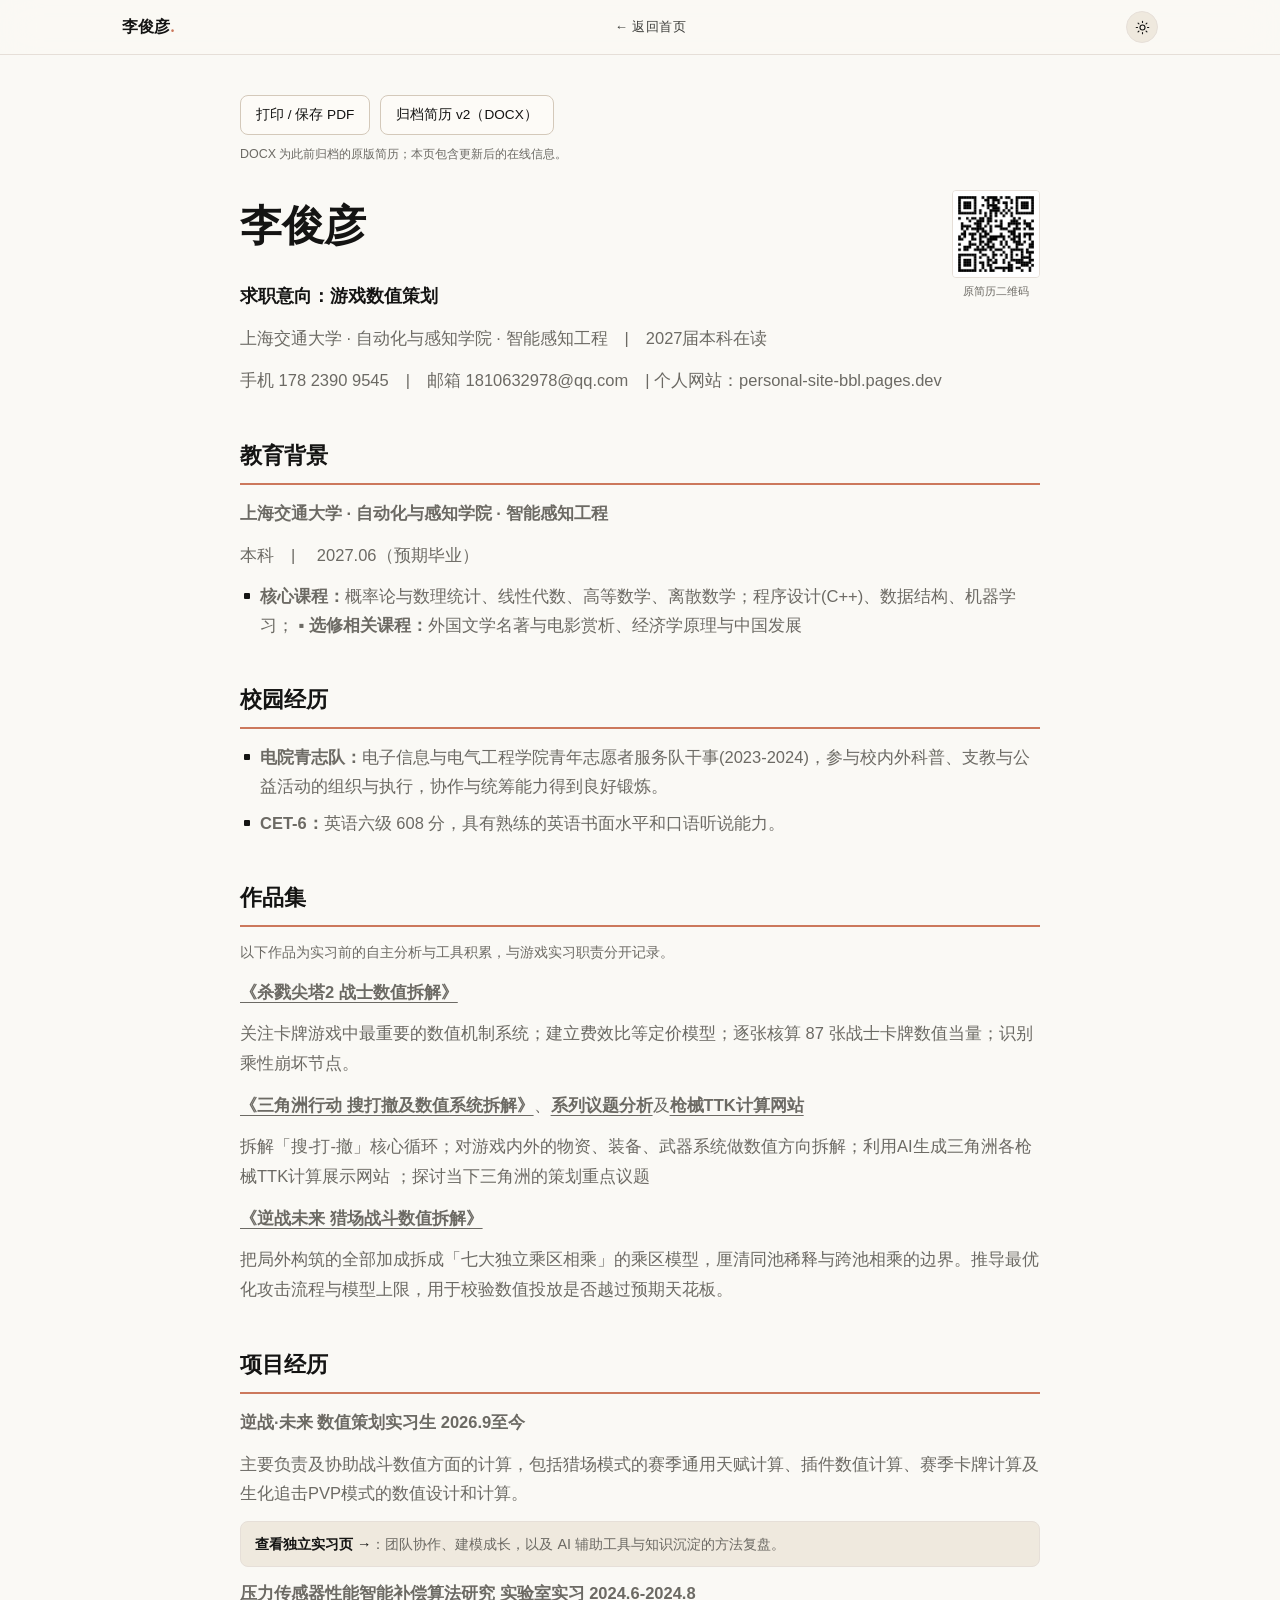
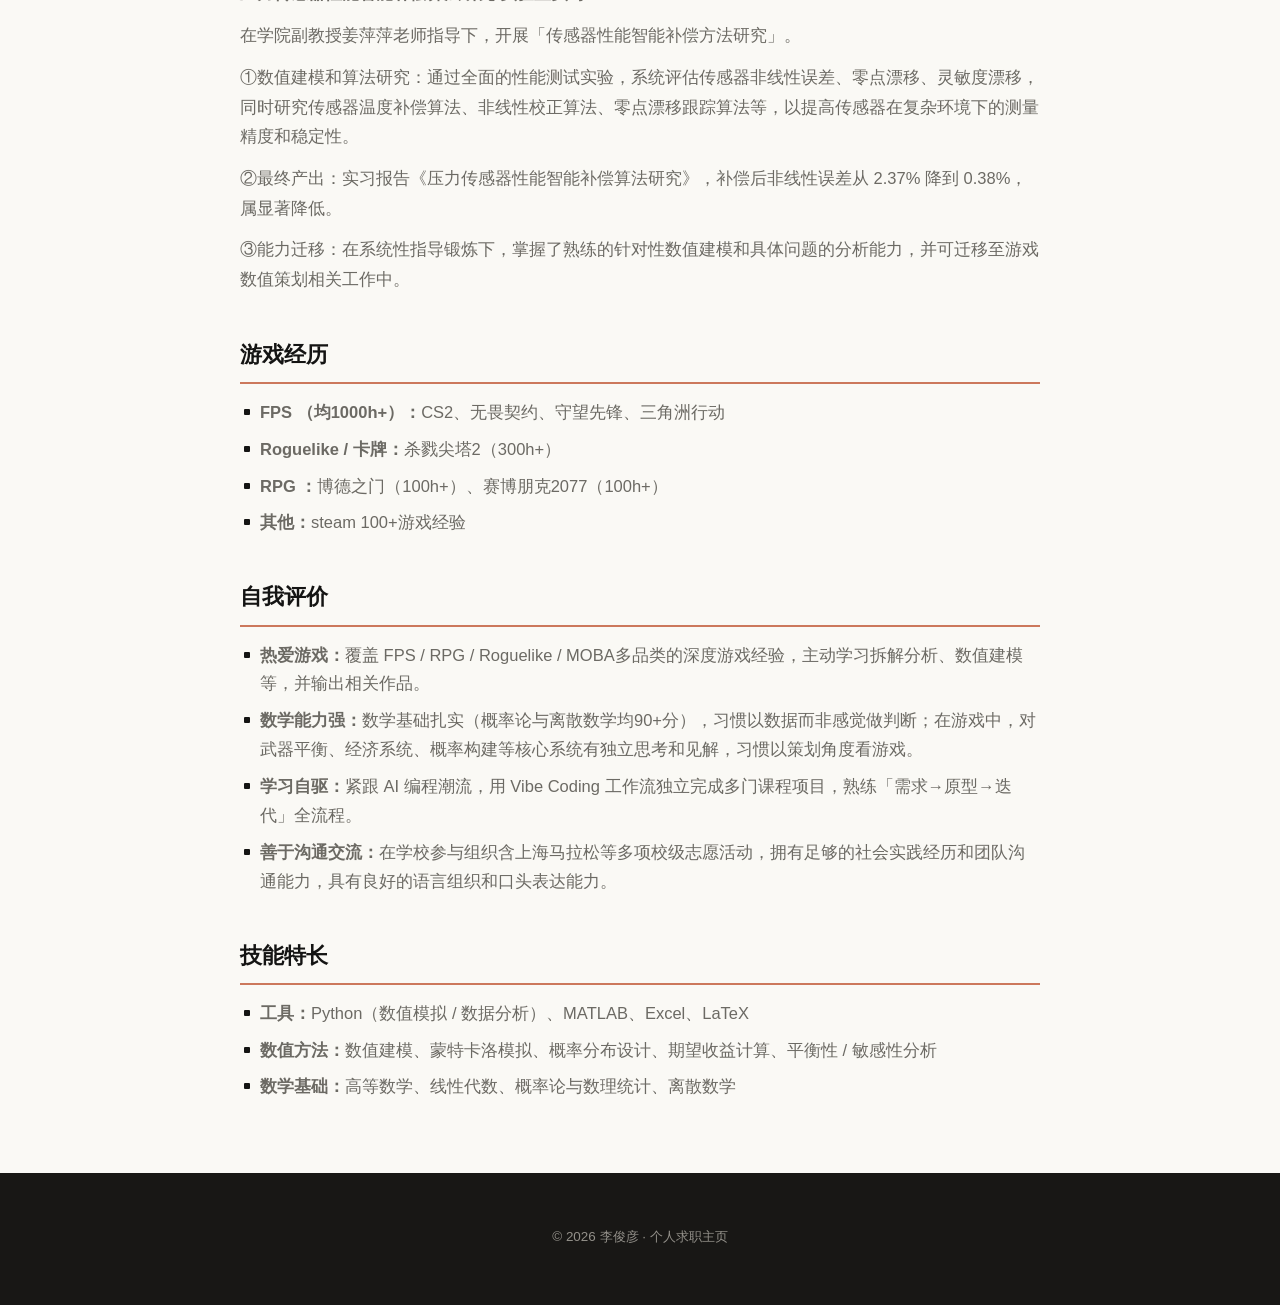
<file: resume.html>
<!DOCTYPE html>
<html lang="zh-CN">
<head>
  <meta charset="UTF-8" />
  <meta name="viewport" content="width=device-width, initial-scale=1.0" />
  <title>个人简历 · 李俊彦｜游戏数值策划</title>
  <meta name="description" content="李俊彦，上海交通大学智能感知工程本科，2027届，游戏数值策划方向。个人简历、作品链接及实习经历。" />
  <link rel="stylesheet" href="assets/styles.css" />
  <link rel="stylesheet" href="assets/doc.css" />
  <link rel="icon" href="assets/avatar.svg" type="image/svg+xml" />
  <style>
    .resume-actions { display: flex; flex-wrap: wrap; gap: 10px; margin-bottom: 8px; }
    .resume-action {
      display: inline-flex; align-items: center; justify-content: center;
      padding: 9px 15px; border: 1px solid var(--border-strong);
      border-radius: var(--radius-sm); background: var(--surface);
      color: var(--text); font: inherit; font-size: .85rem; line-height: 1.5;
      cursor: pointer; text-decoration: none;
    }
    .resume-action:hover { border-color: var(--primary); color: var(--primary-hover); }
    .resume-action:focus-visible { outline: 2px solid var(--primary); outline-offset: 3px; }
    article.doc .resume-archive-note { margin: 0 0 24px; font-size: .78rem; }
    article.doc .resume-qr { float: right; width: 88px; margin: 0 0 16px 22px; }
    article.doc .resume-qr img { display: block; width: 88px; height: 88px; border-radius: 4px; }
    article.doc .resume-qr figcaption { margin-top: 4px; color: var(--muted); font-size: .7rem; }
    article.doc .doc-h2 { clear: both; }
    article.doc .resume-work-link { text-decoration: underline; text-underline-offset: 4px; }
    article.doc .resume-work-note { font-size: .85rem; }
    @media (max-width: 520px) {
      article.doc .resume-qr { width: 72px; margin-left: 12px; }
      article.doc .resume-qr img { width: 72px; height: 72px; }
      .resume-action { padding: 8px 11px; font-size: .8rem; }
    }
    @media print {
      @page { size: A4; margin: 14mm 15mm; }
      html, body { background: #fff !important; color: #161616 !important; }
      .nav, .footer, .resume-actions, .resume-archive-note, .resume-qr { display: none !important; }
      main.container { width: 100%; max-width: none; margin: 0; padding: 0; }
      article.doc { max-width: none; margin: 0; padding: 0; font-size: 10pt; }
      article.doc .doc-h1 { margin: 0 0 3mm; color: #161616; font-size: 25pt; }
      article.doc .doc-h2 {
        margin: 5mm 0 2mm; padding-bottom: 1.5mm; border-color: #777;
        color: #161616; font-size: 12pt; break-after: avoid;
      }
      article.doc .lead { color: #161616; font-size: 11pt; }
      article.doc p, article.doc ul.doc-ul li {
        margin: 2mm 0; color: #333; font-size: 9.5pt; line-height: 1.6; orphans: 2; widows: 2;
      }
      article.doc ul.doc-ul { margin: 2mm 0; }
      article.doc ul.doc-ul li::before { top: 8px; width: 4px; height: 4px; background: #333; }
      article.doc a { color: #161616; }
      article.doc .resume-work-note { font-size: 8.5pt; }
      article.doc .doc-note { padding: 2mm 3mm; background: #fff; border-color: #bbb; font-size: 9pt; }
    }
  </style>
</head>
<body>
  <header class="nav" id="nav">
    <div class="nav__inner">
      <a href="index.html" class="nav__logo">李俊彦<span>.</span></a>
      <nav class="nav__links" id="navLinks">
        <a href="index.html">← 返回首页</a>
      </nav>
      <div class="nav__actions">
        <button class="theme-toggle" id="themeToggle" aria-label="切换主题">
          <svg class="icon-sun" viewBox="0 0 24 24" width="20" height="20"><circle cx="12" cy="12" r="4"/><path d="M12 2v2M12 20v2M4.9 4.9l1.4 1.4M17.7 17.7l1.4 1.4M2 12h2M20 12h2M4.9 19.1l1.4-1.4M17.7 6.3l1.4-1.4"/></svg>
          <svg class="icon-moon" viewBox="0 0 24 24" width="20" height="20"><path d="M21 12.8A9 9 0 1 1 11.2 3a7 7 0 0 0 9.8 9.8z"/></svg>
        </button>
        <button class="nav__burger" id="navBurger" aria-label="菜单"><span></span><span></span><span></span></button>
      </div>
    </div>
  </header>
  <main class="container">
    <article class="doc">
      <div class="resume-actions" aria-label="简历操作">
        <button class="resume-action" id="printResume" type="button">打印 / 保存 PDF</button>
        <a class="resume-action" href="简历_李俊彦_v2.docx" download>归档简历 v2（DOCX）</a>
      </div>
      <p class="resume-archive-note">DOCX 为此前归档的原版简历；本页包含更新后的在线信息。</p>
      <figure class="resume-qr"><img src="assets/resume/resume_01.png" alt="原简历附带二维码" width="88" height="88" loading="lazy"/><figcaption>原简历二维码</figcaption></figure>
      <h1 class="doc-h1"><strong>李俊彦</strong></h1>
      <p class="lead"><strong>求职意向：游戏数值策划</strong></p>
      <p>上海交通大学 · 自动化与感知学院 · 智能感知工程　|　2027届本科在读</p>
      <p>手机 178 2390 9545　|　邮箱 1810632978@qq.com　|    个人网站：personal-site-bbl.pages.dev</p>
      <h2 class="doc-h2"><strong>教育背景</strong></h2>
      <p><strong>上海交通大学 · </strong><strong>自动化与感知</strong><strong>学院 · 智能感知工程</strong></p>
      <p>本科　|　 2027.06（预期毕业）</p>
      <ul class="doc-ul"><li><strong>核心课程：</strong>概率论与数理统计、线性代数、高等数学、离散数学；程序设计(C++)、数据结构、机器学习；
      <strong>▪ </strong><strong>选修相关</strong><strong>课程：</strong>外国文学名著与电影赏析、经济学原理与中国发展</li></ul>
      <h2 class="doc-h2"><strong>校园经历</strong></h2>
      <ul class="doc-ul"><li><strong>电院青志队：</strong>电子信息与电气工程学院青年志愿者服务队干事(2023-2024)，参与校内外科普、支教与公益活动的组织与执行，协作与统筹能力得到良好锻炼。</li><li><strong>CET-6：</strong>英语六级 608 分，具有熟练的英语书面水平和口语听说能力。</li></ul>
      <h2 class="doc-h2"><strong>作品集</strong></h2>
      <p class="resume-work-note">以下作品为实习前的自主分析与工具积累，与游戏实习职责分开记录。</p>
      <p><a class="resume-work-link" href="sts2.html"><strong>《杀戮尖塔2 战士数值拆解》</strong></a></p>
      <p>关注卡牌游戏中最重要的数值机制系统；建立费效比等定价模型；逐张核算 87 张战士卡牌数值当量；识别乘性崩坏节点。</p>
      <p><a class="resume-work-link" href="deltaforce.html"><strong>《三角洲行动 搜打撤及数值系统拆解》</strong></a>、<a class="resume-work-link" href="xiujiao.html"><strong>系列议题分析</strong></a>及<a class="resume-work-link" href="ttk.html"><strong>枪械TTK计算网站</strong></a></p>
      <p>拆解「搜-打-撤」核心循环；对游戏内外的物资、装备、武器系统做数值方向拆解；利用AI生成三角洲各枪械TTK计算展示网站 ；探讨当下三角洲的策划重点议题</p>
      <p><a class="resume-work-link" href="nzm.html"><strong>《逆战未来 猎场战斗数值拆解》</strong></a></p>
      <p>把局外构筑的全部加成拆成「七大独立乘区相乘」的乘区模型，厘清同池稀释与跨池相乘的边界。推导最优化攻击流程与模型上限，用于校验数值投放是否越过预期天花板。
      </p>
      <h2 class="doc-h2"><strong>项目经历</strong></h2>
      <p><strong>逆战·未来                                                      数值策划实习生                                                            2026.9至今</strong></p>
      <p>主要负责及协助战斗数值方面的计算，包括猎场模式的赛季通用天赋计算、插件数值计算、赛季卡牌计算及生化追击PVP模式的数值设计和计算。</p>
      <div class="doc-note"><a href="internship.html">查看独立实习页 →</a>：团队协作、建模成长，以及 AI 辅助工具与知识沉淀的方法复盘。</div>
      <p><strong>压力传感器性能智能补偿算法研究</strong><strong>                            实验室实习                                                   2024.6-2024.8</strong></p>
      <p>在学院副教授姜萍萍老师指导下，开展「传感器性能智能补偿方法研究」。</p>
      <p>①数值建模和算法研究：通过全面的性能测试实验，系统评估传感器非线性误差、零点漂移、灵敏度漂移，同时研究传感器温度补偿算法、非线性校正算法、零点漂移跟踪算法等，以提高传感器在复杂环境下的测量精度和稳定性。</p>
      <p>②最终产出：实习报告《压力传感器性能智能补偿算法研究》，补偿后非线性误差从 2.37% 降到 0.38%，属显著降低。</p>
      <p>③能力迁移：在系统性指导锻炼下，掌握了熟练的针对性数值建模和具体问题的分析能力，并可迁移至游戏数值策划相关工作中。</p>
      <h2 class="doc-h2"><strong>游戏经历</strong></h2>
      <ul class="doc-ul"><li><strong>FPS （均</strong><strong>1000</strong><strong>h+）：</strong>CS2、无畏契约、守望先锋、三角洲行动</li><li><strong>Roguelike / 卡牌：</strong>杀戮尖塔2（300h+）</li><li><strong>RPG ：</strong>博德之门（100h+）、赛博朋克2077（100h+）</li><li><strong>其他：</strong>steam 100+游戏经验</li></ul>
      <h2 class="doc-h2"><strong>自我评价</strong></h2>
      <ul class="doc-ul"><li><strong>热爱游戏</strong><strong>：</strong>覆盖 FPS / RPG / Roguelike / MOBA多品类的深度游戏经验，主动学习拆解分析、数值建模等，并输出相关作品。</li><li><strong>数学</strong><strong>能力强：</strong>数学基础扎实（概率论与离散数学均90+分），习惯以数据而非感觉做判断；在游戏中，对武器平衡、经济系统、概率构建等核心系统有独立思考和见解，习惯以策划角度看游戏。</li><li><strong>学习自驱：</strong>紧跟 AI 编程潮流，用 Vibe Coding 工作流独立完成多门课程项目，熟练「需求→原型→迭代」全流程。</li><li><strong>善于沟通交流：</strong>在学校参与组织含上海马拉松等多项校级志愿活动，拥有足够的社会实践经历和团队沟通能力，具有良好的语言组织和口头表达能力。</li></ul>
      <h2 class="doc-h2"><strong>技能特长</strong></h2>
      <ul class="doc-ul"><li><strong>工具：</strong>Python（数值模拟 / 数据分析）、MATLAB、Excel、LaTeX</li><li><strong>数值方法：</strong>数值建模、蒙特卡洛模拟、概率分布设计、期望收益计算、平衡性 / 敏感性分析</li><li><strong>数学基础：</strong>高等数学、线性代数、概率论与数理统计、离散数学</li></ul>
    </article>
  </main>
  <footer class="footer">
    <div class="container">
      <p>© <span id="year"></span> 李俊彦 · 个人求职主页</p>
    </div>
  </footer>
  <script src="assets/script.js"></script>
  <script>
    document.getElementById("printResume").addEventListener("click", function () {
      window.print();
    });
  </script>
</body>
</html>
</file>
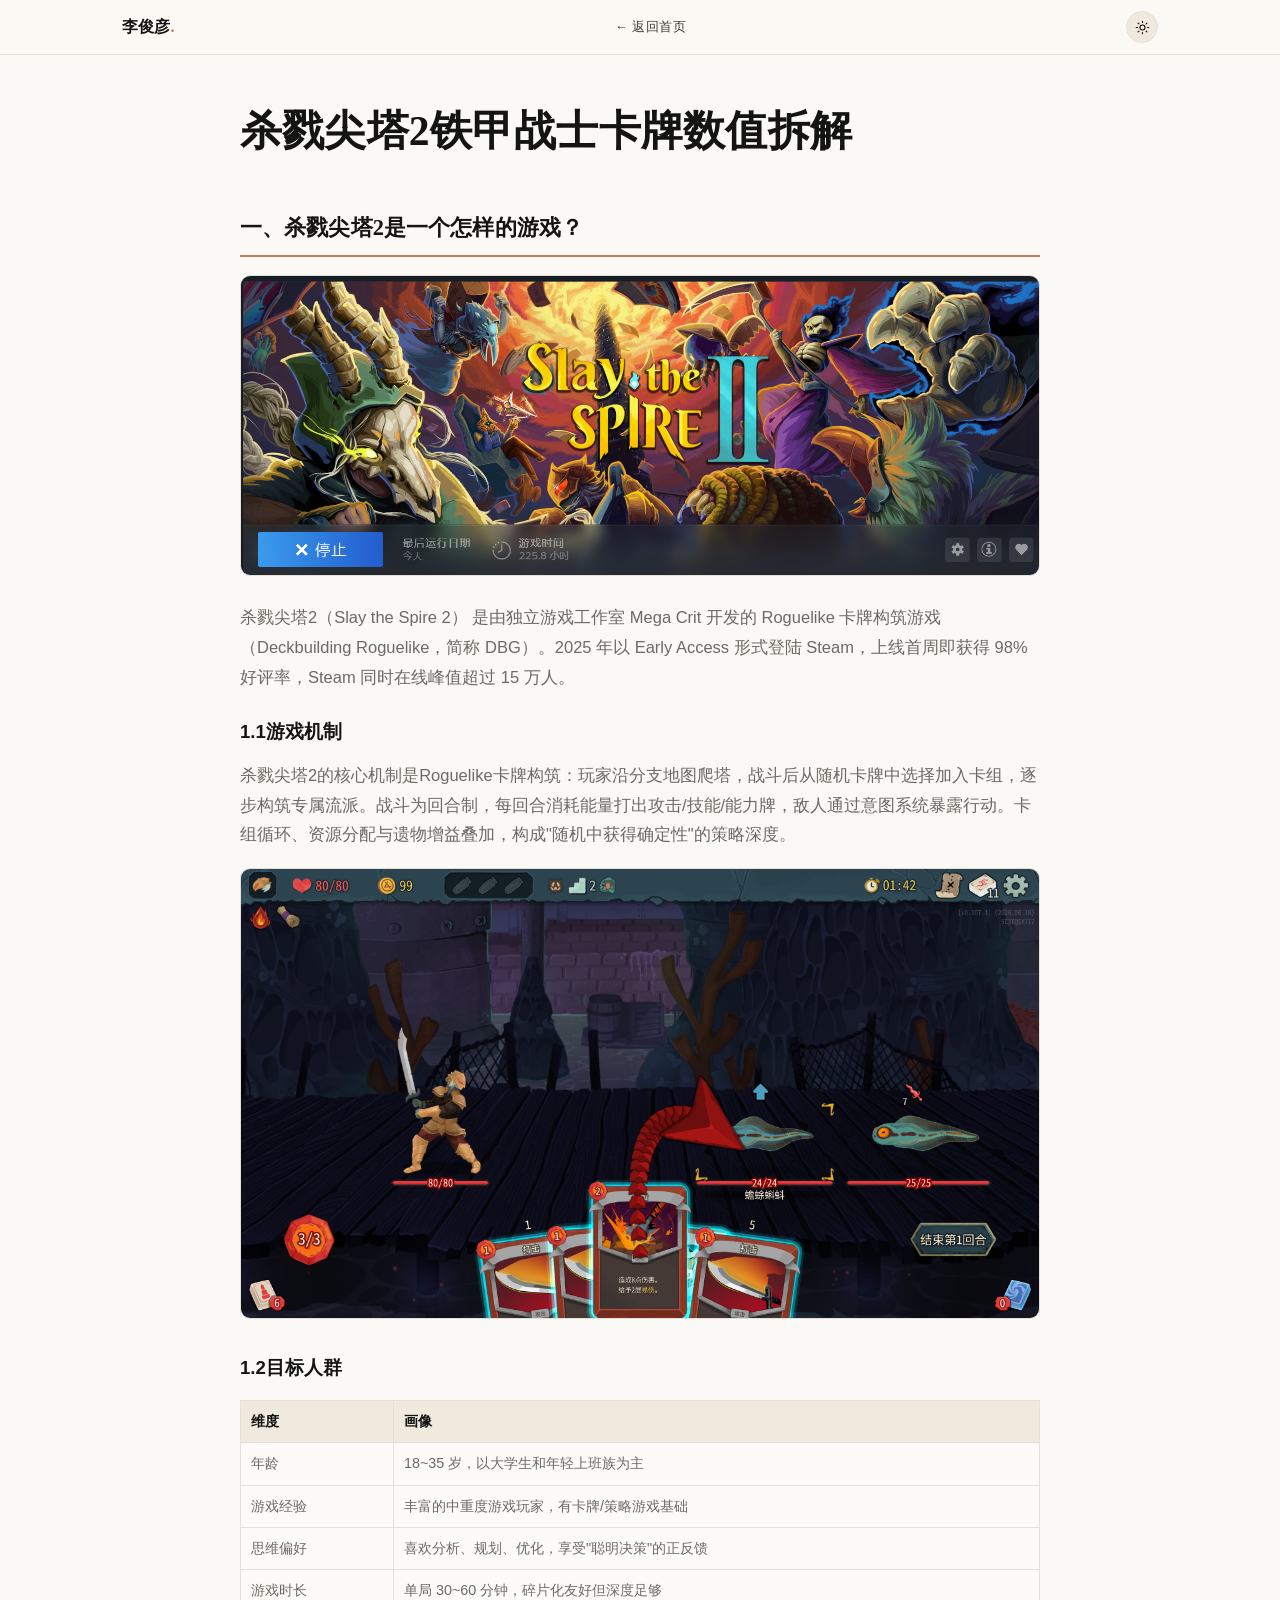
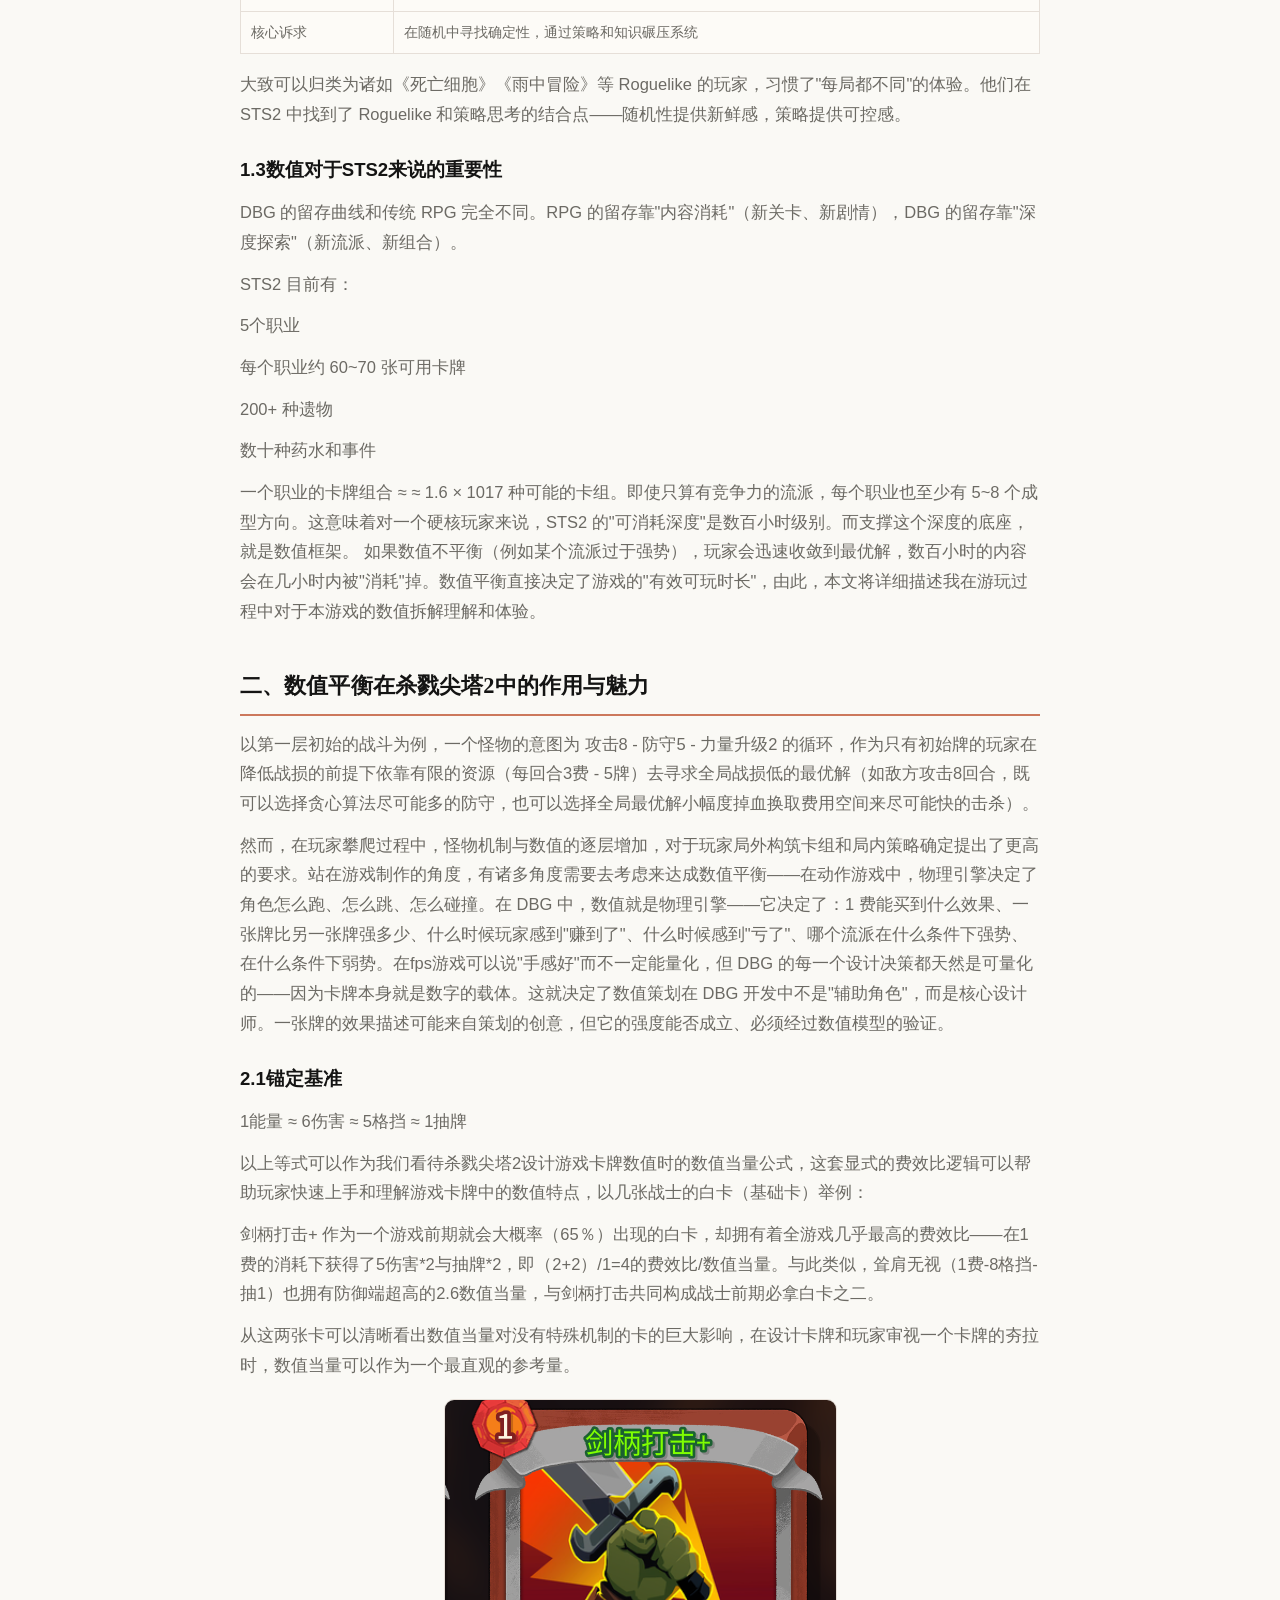
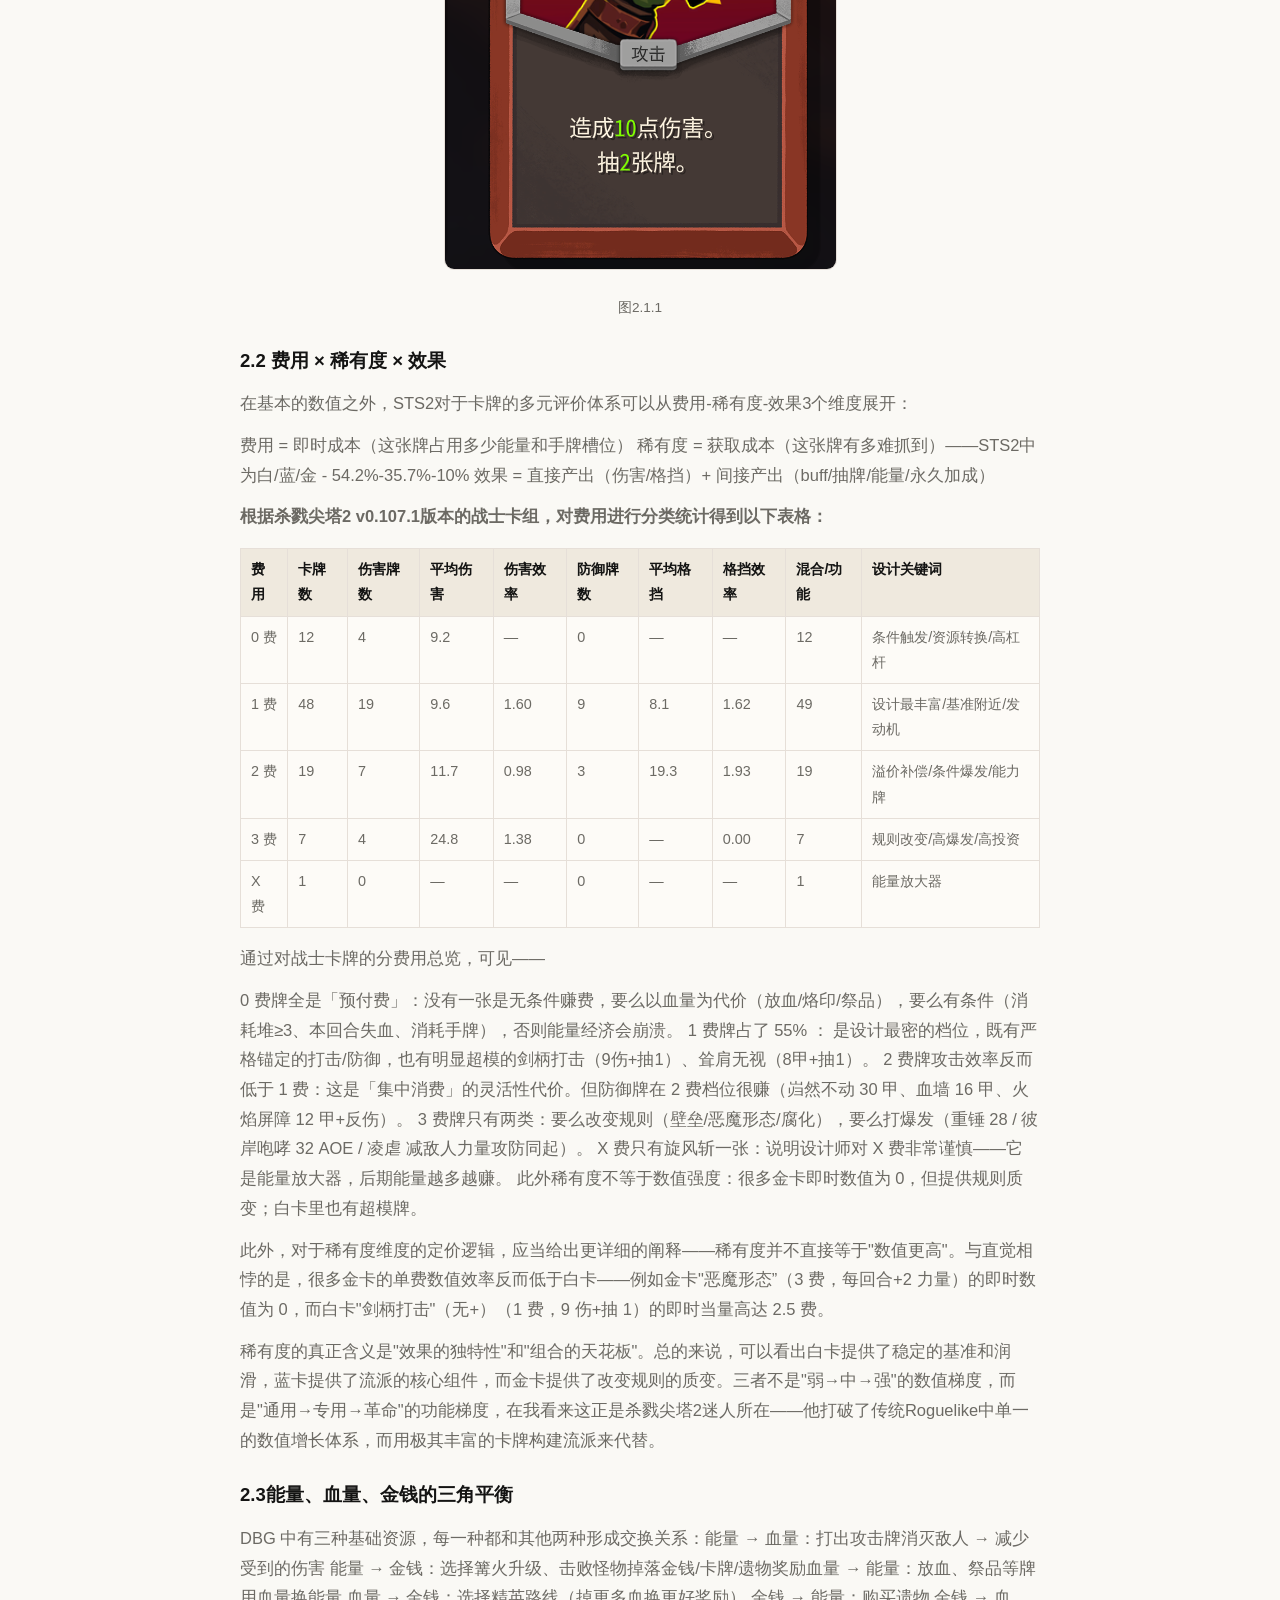
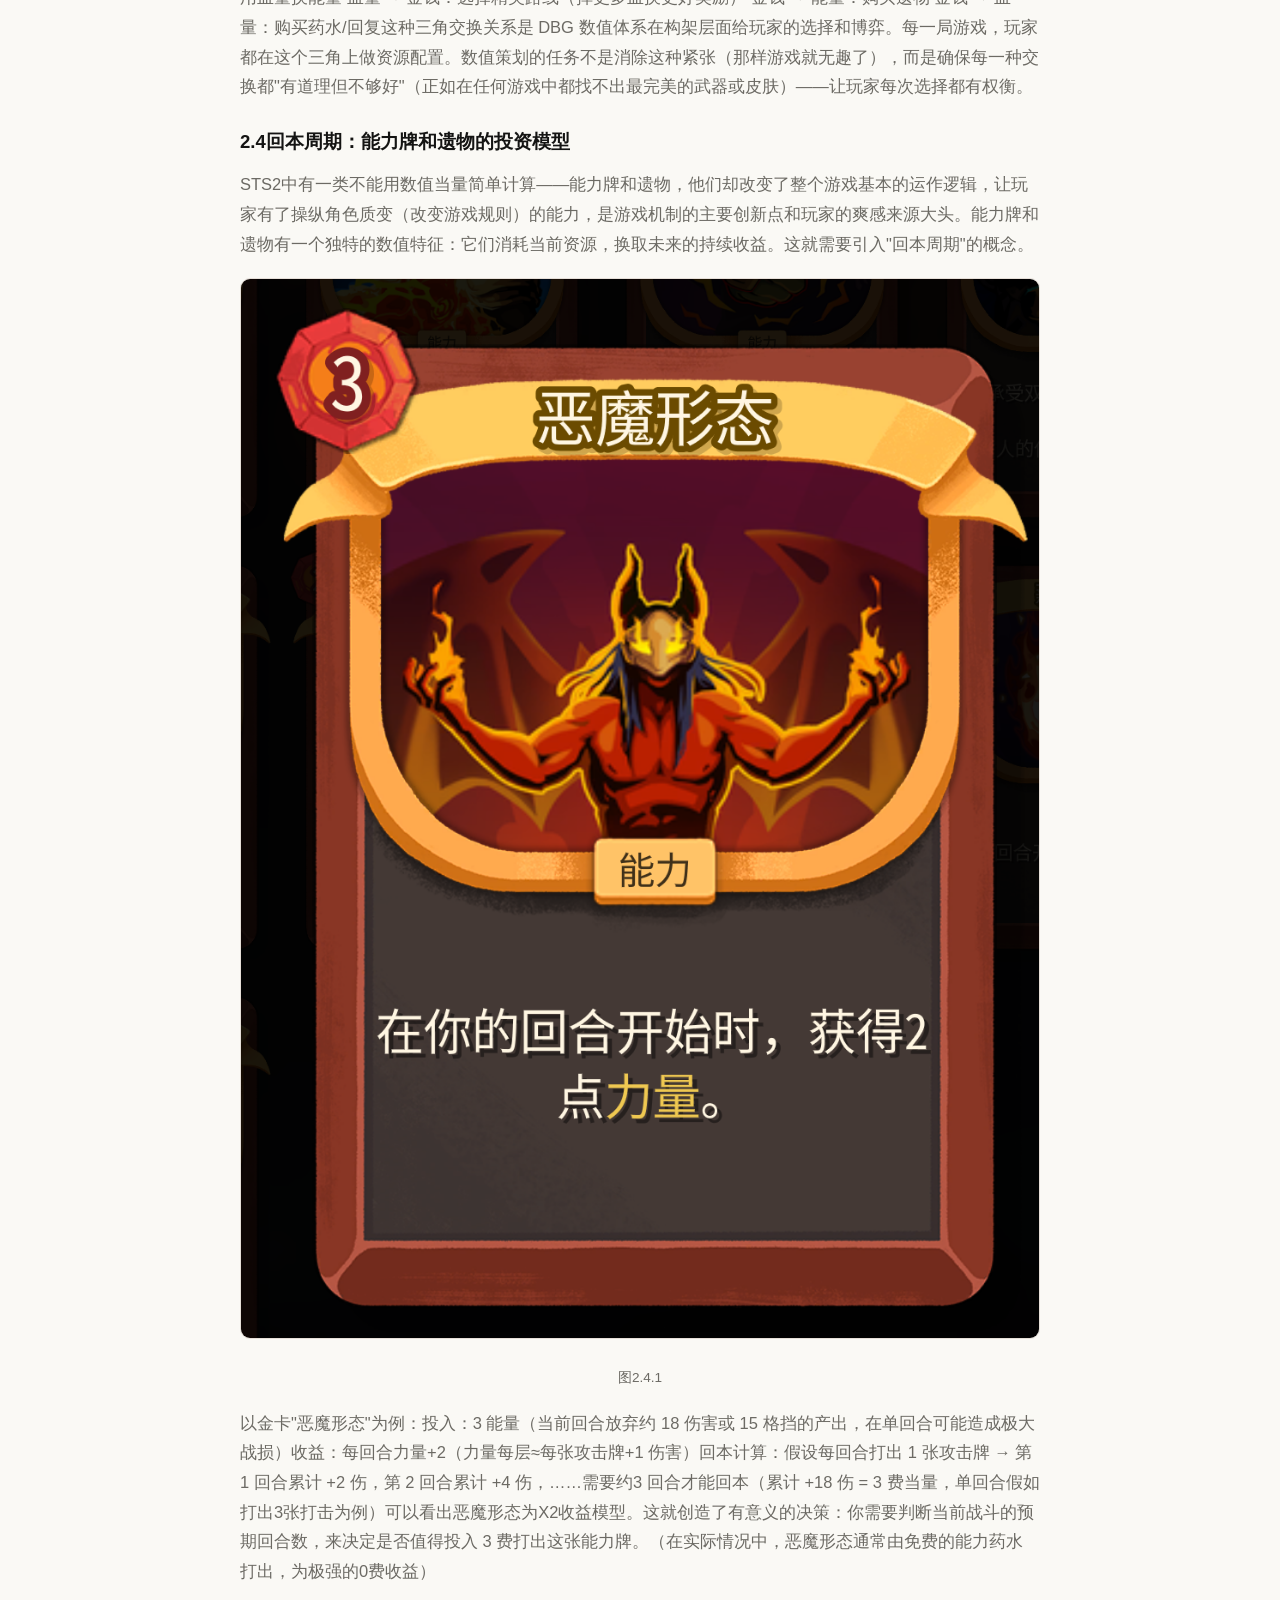
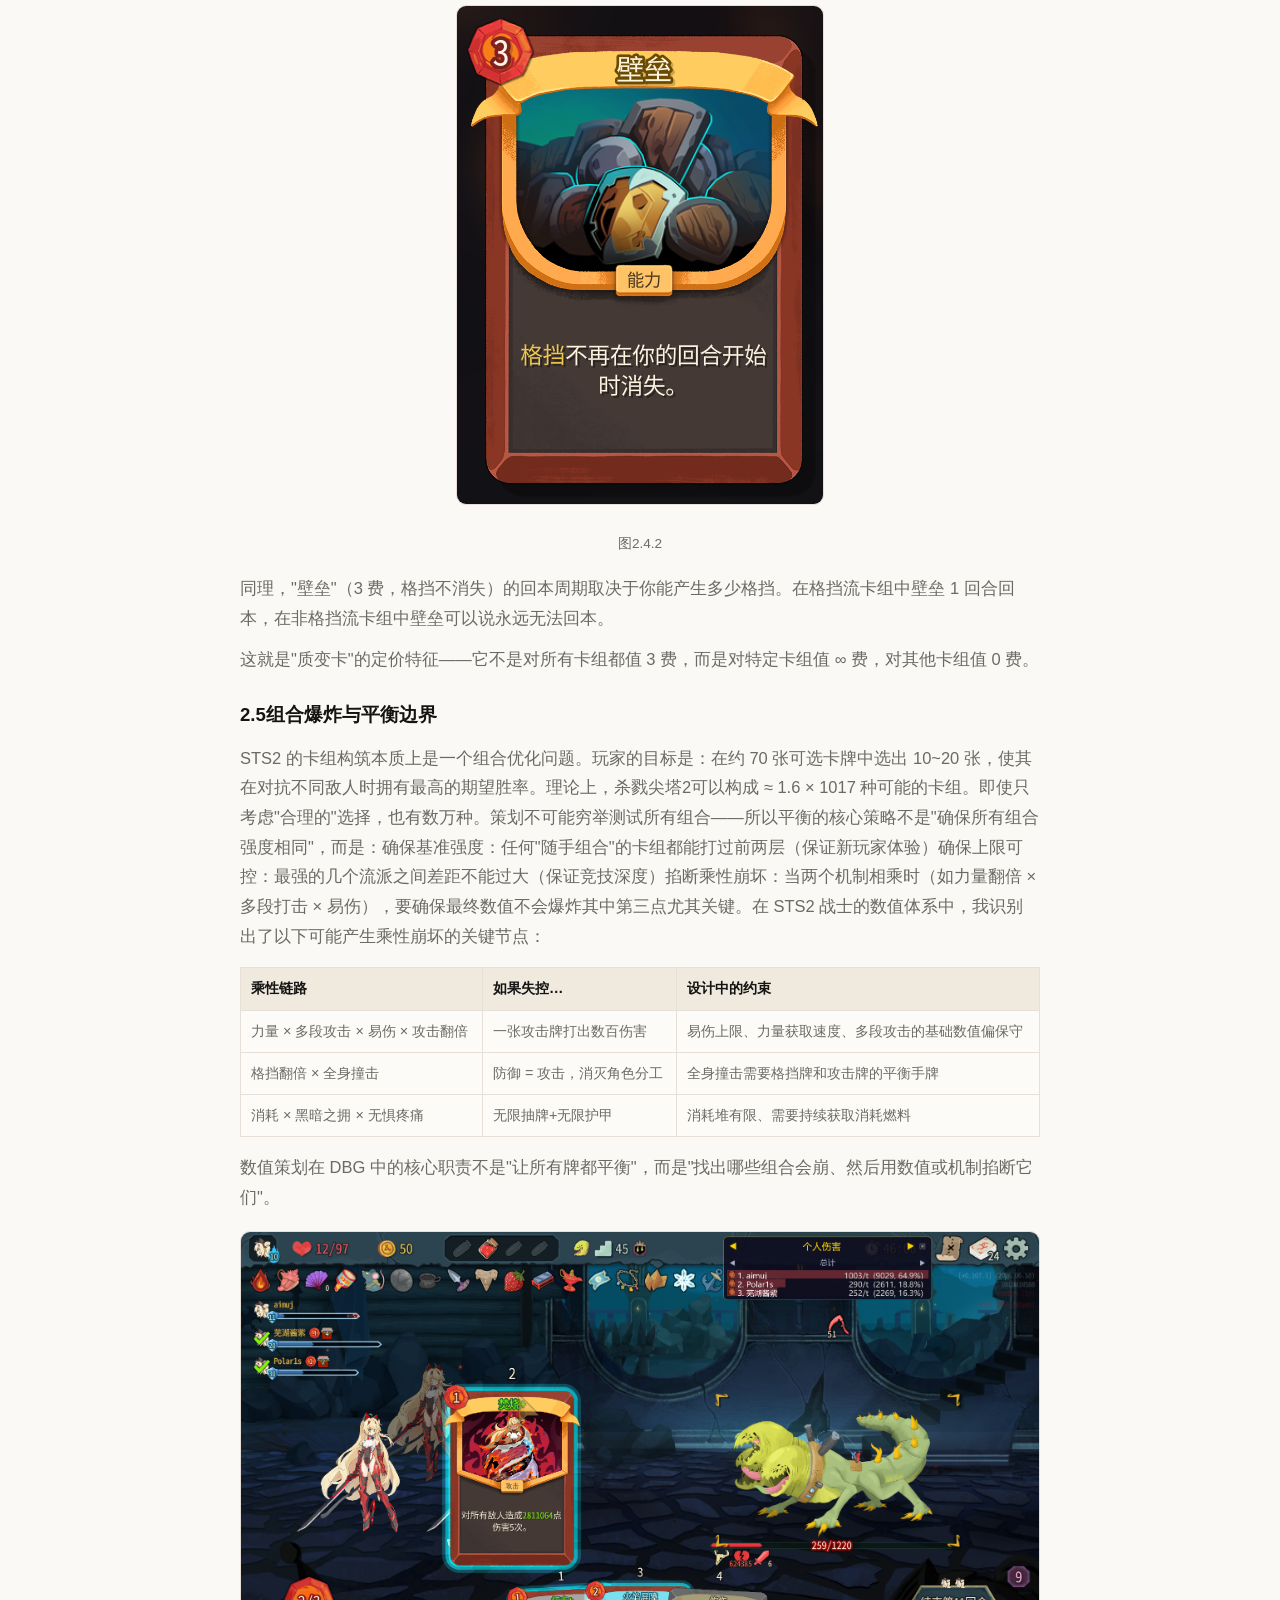
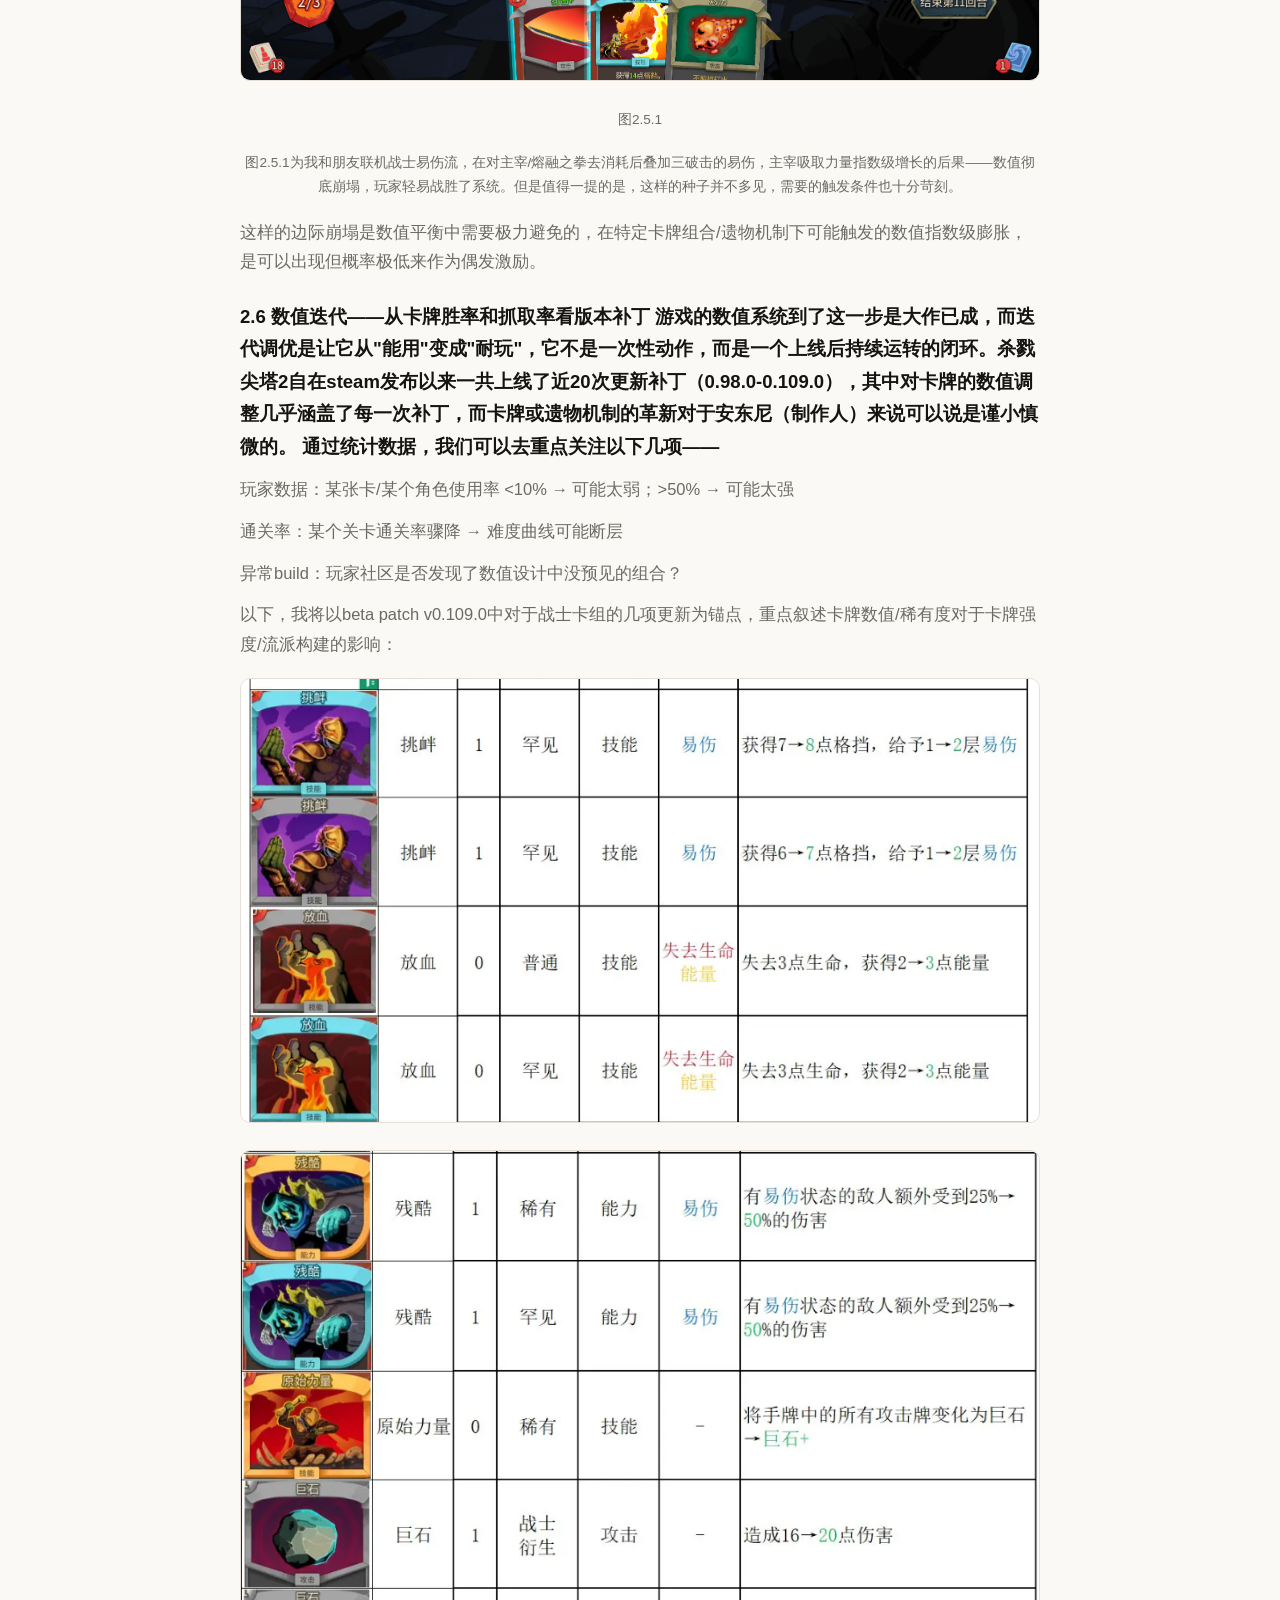
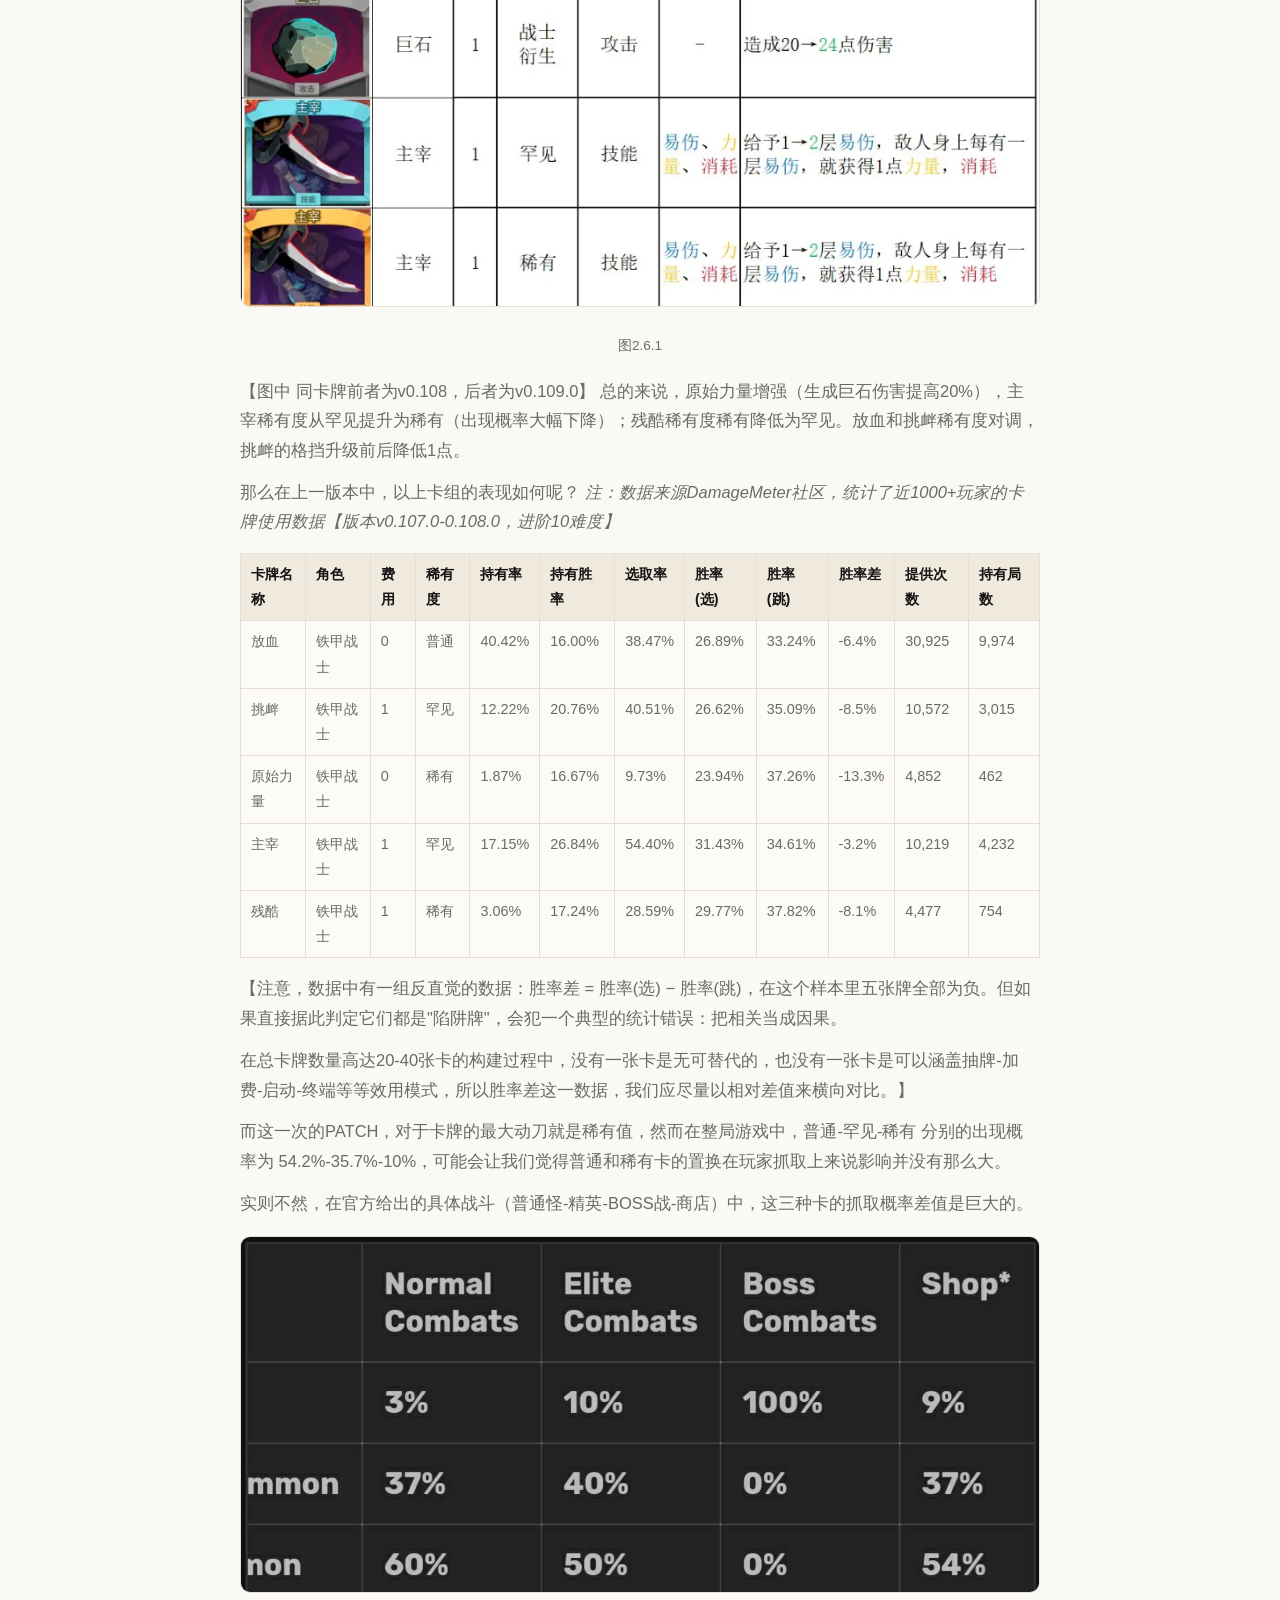
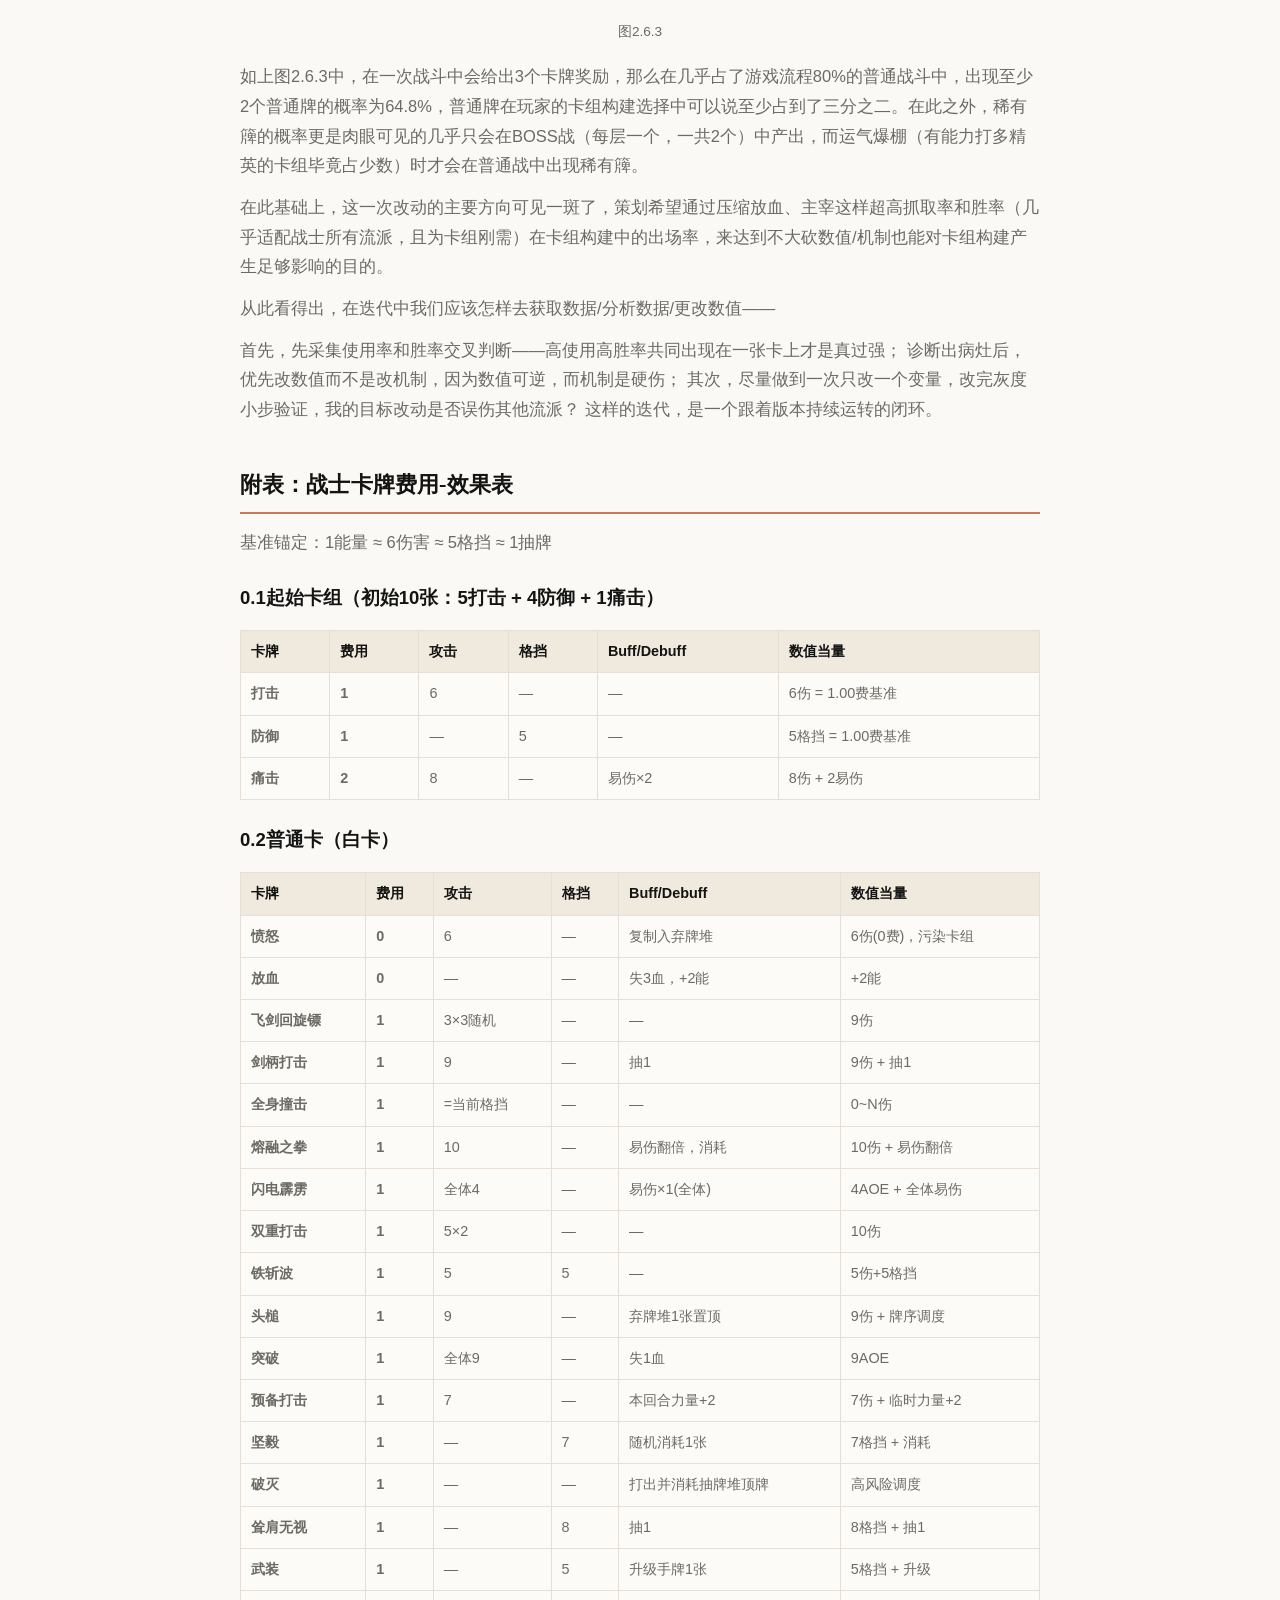
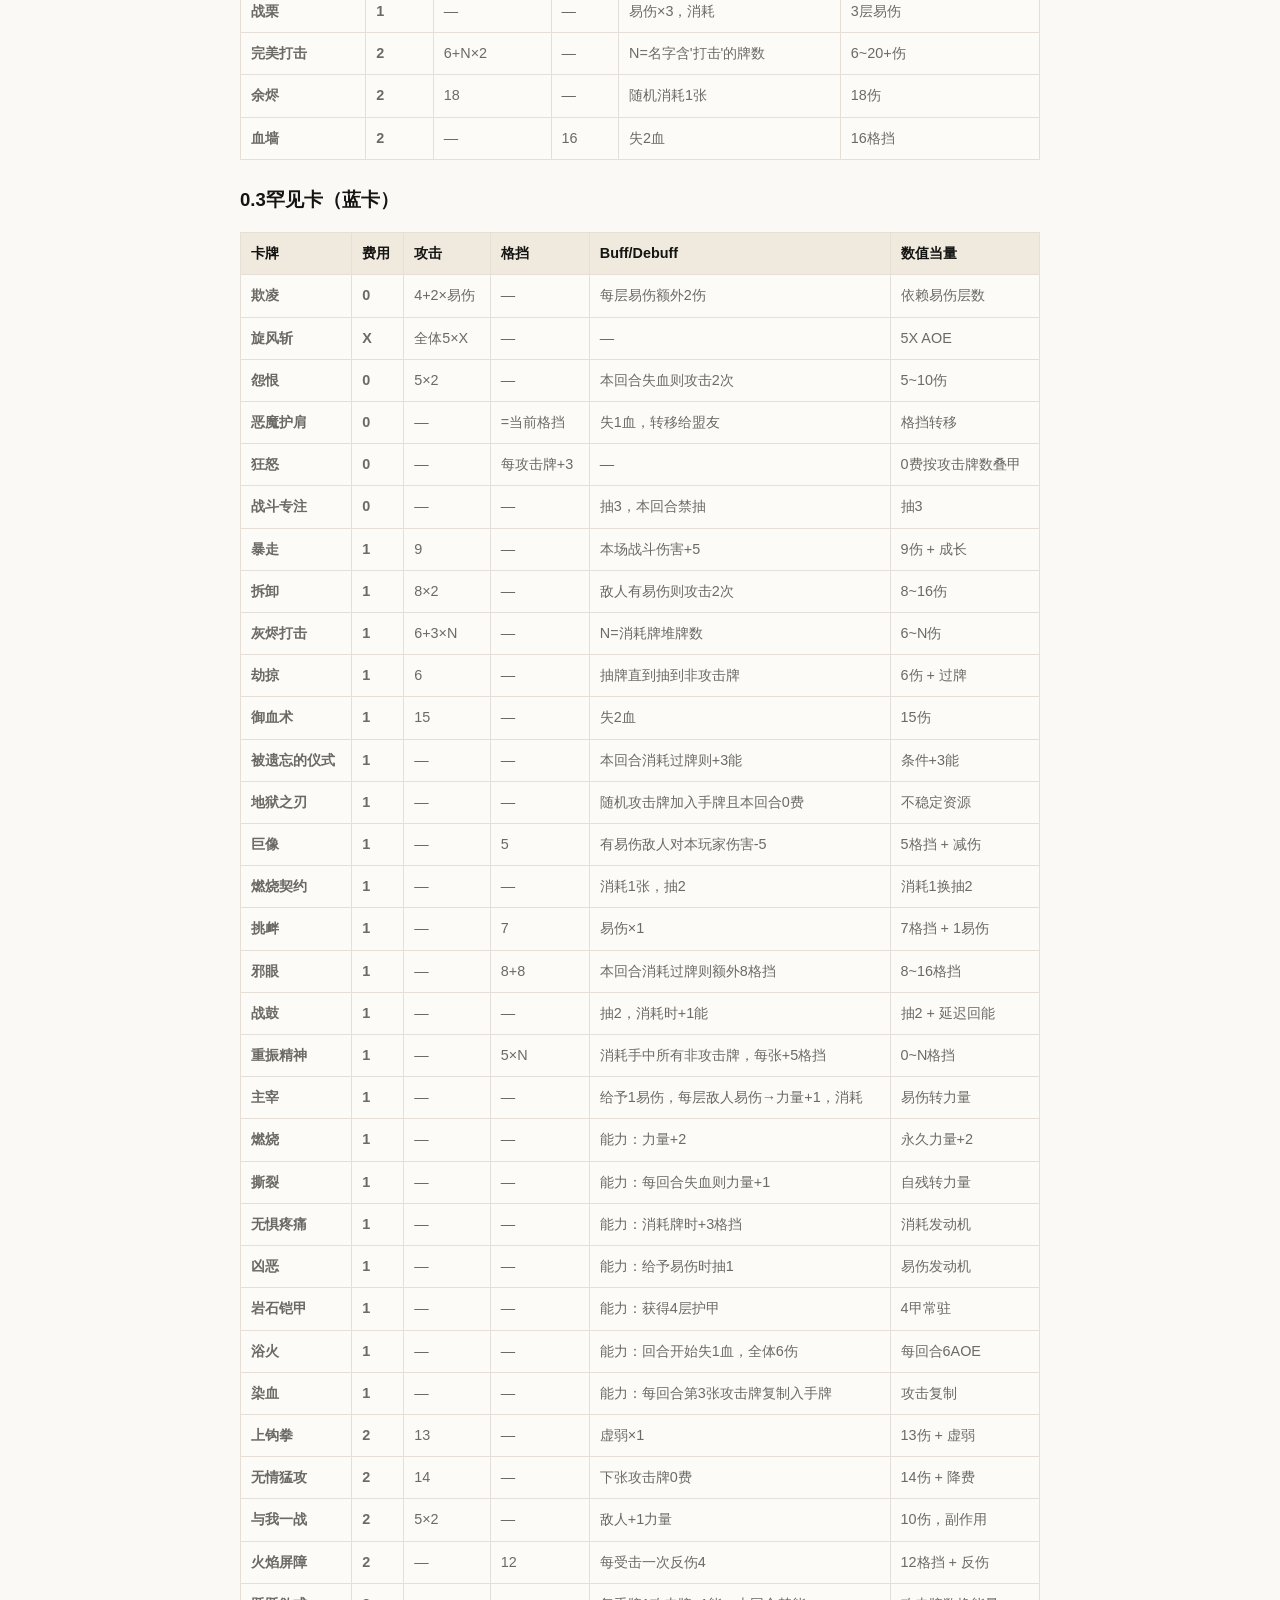
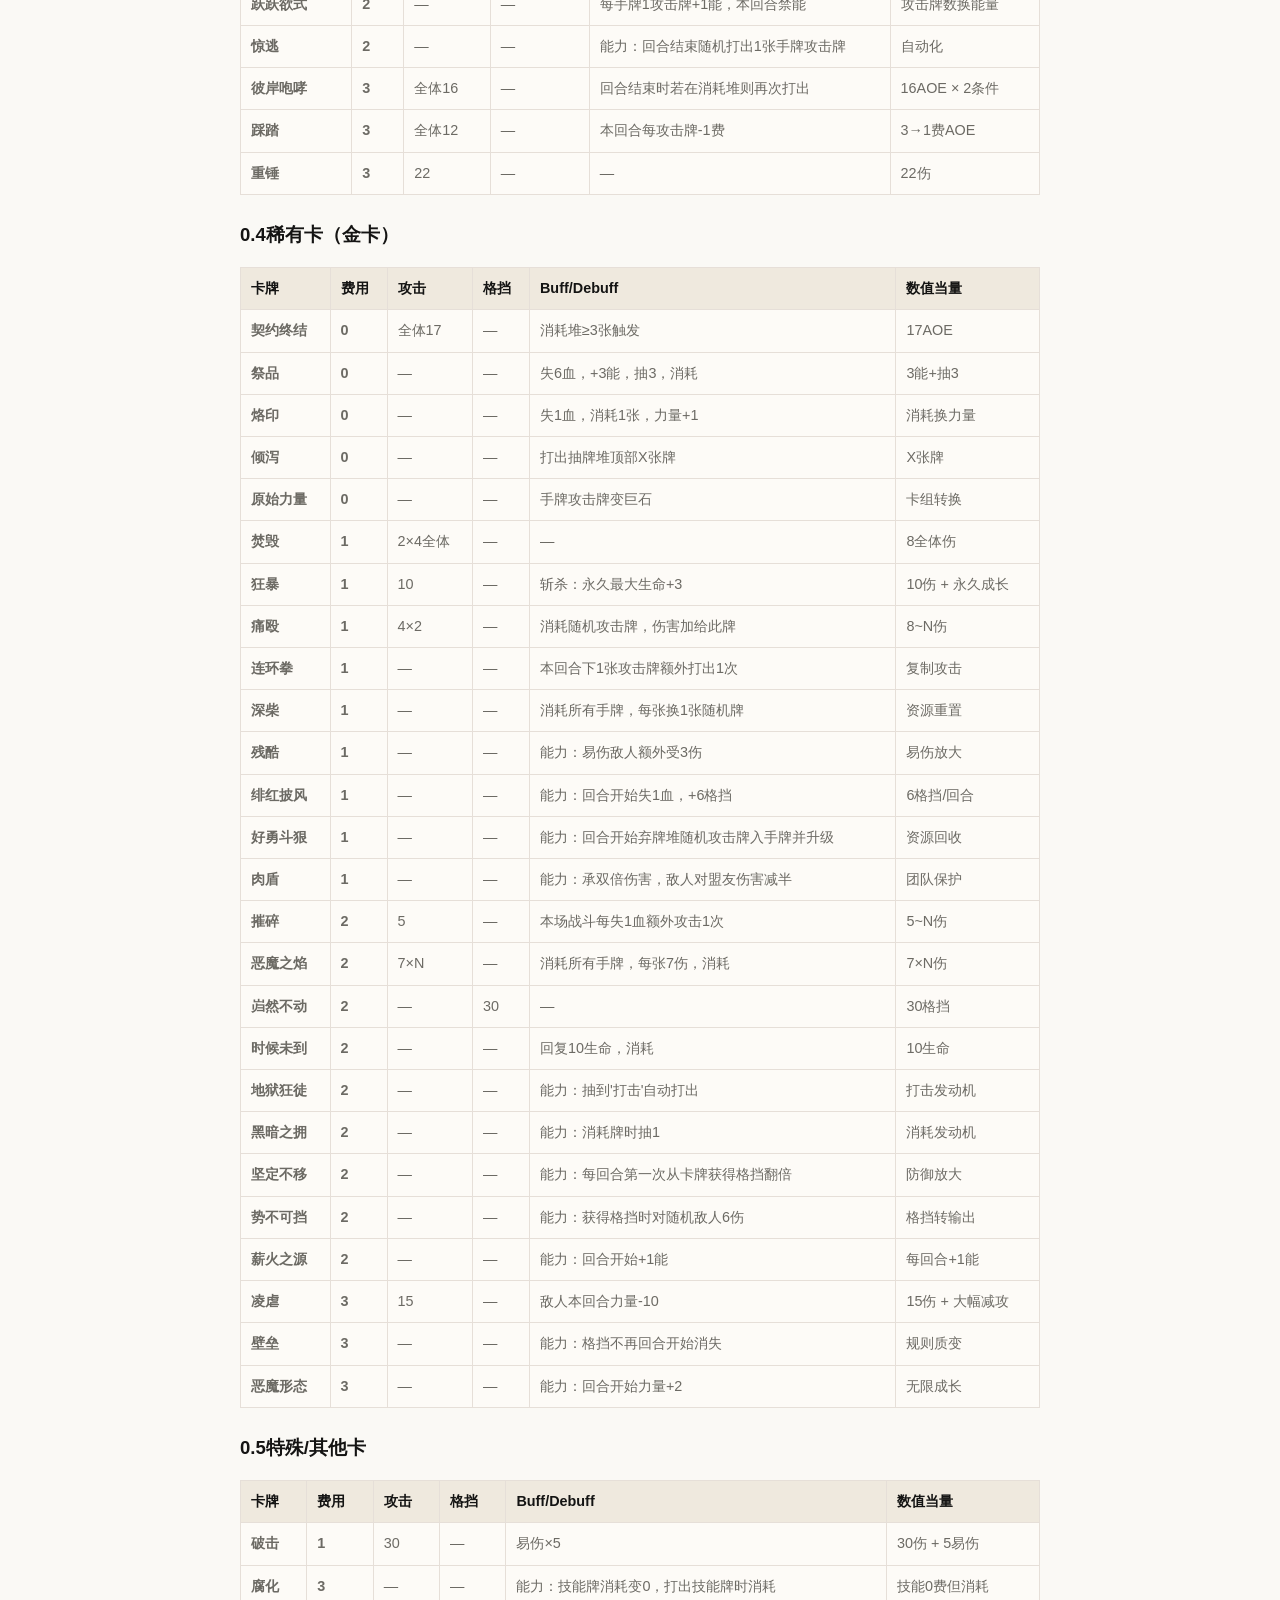
<file: sts2.html>
<!DOCTYPE html>
<html lang="zh-CN">
<head>
  <meta charset="UTF-8" />
  <meta name="viewport" content="width=device-width, initial-scale=1.0" />
  <title>杀戮尖塔2拆解 · 李俊彦</title>
  <meta name="description" content="杀戮尖塔2拆解 · 李俊彦" />
  <link rel="stylesheet" href="assets/styles.css" />
  <link rel="stylesheet" href="assets/doc.css" />
  <link rel="icon" href="assets/avatar.svg" type="image/svg+xml" />
</head>
<body>
  <header class="nav" id="nav">
    <div class="nav__inner">
      <a href="index.html" class="nav__logo">李俊彦<span>.</span></a>
      <nav class="nav__links" id="navLinks">
        <a href="index.html">← 返回首页</a>
      </nav>
      <div class="nav__actions">
        <button class="theme-toggle" id="themeToggle" aria-label="切换主题">
          <svg class="icon-sun" viewBox="0 0 24 24" width="20" height="20"><circle cx="12" cy="12" r="4"/><path d="M12 2v2M12 20v2M4.9 4.9l1.4 1.4M17.7 17.7l1.4 1.4M2 12h2M20 12h2M4.9 19.1l1.4-1.4M17.7 6.3l1.4-1.4"/></svg>
          <svg class="icon-moon" viewBox="0 0 24 24" width="20" height="20"><path d="M21 12.8A9 9 0 1 1 11.2 3a7 7 0 0 0 9.8 9.8z"/></svg>
        </button>
        <button class="nav__burger" id="navBurger" aria-label="菜单"><span></span><span></span><span></span></button>
      </div>
    </div>
  </header>
  <main class="container">
    <article class="doc">
      <h1 class="doc-h1"><strong>杀戮尖塔2</strong><strong>铁甲战士卡牌数值</strong><strong>拆解</strong></h1>
      <h2 class="doc-h2"><strong>一、杀戮尖塔2是一个怎样的游戏？</strong></h2>
      <figure><img src="assets/sts2/sts2_01.png" alt="sts2 图1" loading="lazy"/></figure>
      <p>杀戮尖塔2（Slay the Spire 2） 是由独立游戏工作室 Mega Crit 开发的 Roguelike 卡牌构筑游戏（Deckbuilding Roguelike，简称 DBG）。2025 年以 Early Access 形式登陆 Steam，上线首周即获得 98% 好评率，Steam 同时在线峰值超过 15 万人。</p>
      <h3 class="doc-h3"><strong>1.1游戏机制</strong></h3>
      <p>杀戮尖塔2的核心机制是Roguelike卡牌构筑：玩家沿分支地图爬塔，战斗后从随机卡牌中选择加入卡组，逐步构筑专属流派。战斗为回合制，每回合消耗能量打出攻击/技能/能力牌，敌人通过意图系统暴露行动。卡组循环、资源分配与遗物增益叠加，构成&quot;随机中获得确定性&quot;的策略深度。</p>
      <figure><img src="assets/sts2/sts2_02.png" alt="sts2 图2" loading="lazy"/></figure>
      <h3 class="doc-h3"><strong>1.2目标人群</strong></h3>
      <div class="table-wrap"><table class="doc-table">
      <tr><td><strong>维度</strong></td><td><strong>画像</strong></td></tr>
      <tr><td>年龄</td><td>18~35 岁，以大学生和年轻上班族为主</td></tr>
      <tr><td>游戏经验</td><td>丰富的中重度游戏玩家，有卡牌/策略游戏基础</td></tr>
      <tr><td>思维偏好</td><td>喜欢分析、规划、优化，享受&quot;聪明决策&quot;的正反馈</td></tr>
      <tr><td>游戏时长</td><td>单局 30~60 分钟，碎片化友好但深度足够</td></tr>
      <tr><td>核心诉求</td><td>在随机中寻找确定性，通过策略和知识碾压系统</td></tr>
      </table></div>
      <p>大致可以归类为诸如《死亡细胞》《雨中冒险》等 Roguelike 的玩家，习惯了&quot;每局都不同&quot;的体验。他们在 STS2 中找到了 Roguelike 和策略思考的结合点——随机性提供新鲜感，策略提供可控感。</p>
      <h3 class="doc-h3"><strong>1.3数值对于STS2来说的重要性</strong></h3>
      <p>DBG 的留存曲线和传统 RPG 完全不同。RPG 的留存靠&quot;内容消耗&quot;（新关卡、新剧情），DBG 的留存靠&quot;深度探索&quot;（新流派、新组合）。</p>
      <p>STS2 目前有：</p>
      <p>5个职业</p>
      <p>每个职业约 60~70 张可用卡牌</p>
      <p>200+ 种遗物</p>
      <p>数十种药水和事件</p>
      <p>一个职业的卡牌组合 ≈  ≈ 1.6 × 1017 种可能的卡组。即使只算有竞争力的流派，每个职业也至少有 5~8 个成型方向。这意味着对一个硬核玩家来说，STS2 的&quot;可消耗深度&quot;是数百小时级别。而支撑这个深度的底座，就是数值框架。 如果数值不平衡（例如某个流派过于强势），玩家会迅速收敛到最优解，数百小时的内容会在几小时内被&quot;消耗&quot;掉。数值平衡直接决定了游戏的&quot;有效可玩时长&quot;，由此，本文将详细描述我在游玩过程中对于本游戏的数值拆解理解和体验。</p>
      <h2 class="doc-h2"><strong>二、数值平衡在杀戮尖塔2中的作用与魅力</strong></h2>
      <p>以第一层初始的战斗为例，一个怪物的意图为 攻击8 - 防守5 - 力量升级2 的循环，作为只有初始牌的玩家在降低战损的前提下依靠有限的资源（每回合3费 - 5牌）去寻求全局战损低的最优解（如敌方攻击8回合，既可以选择贪心算法尽可能多的防守，也可以选择全局最优解小幅度掉血换取费用空间来尽可能快的击杀）。</p>
      <p>然而，在玩家攀爬过程中，怪物机制与数值的逐层增加，对于玩家局外构筑卡组和局内策略确定提出了更高的要求。站在游戏制作的角度，有诸多角度需要去考虑来达成数值平衡——在动作游戏中，物理引擎决定了角色怎么跑、怎么跳、怎么碰撞。在 DBG 中，数值就是物理引擎——它决定了：1 费能买到什么效果、一张牌比另一张牌强多少、什么时候玩家感到&quot;赚到了&quot;、什么时候感到&quot;亏了&quot;、哪个流派在什么条件下强势、在什么条件下弱势。在fps游戏可以说&quot;手感好&quot;而不一定能量化，但 DBG 的每一个设计决策都天然是可量化的——因为卡牌本身就是数字的载体。这就决定了数值策划在 DBG 开发中不是&quot;辅助角色&quot;，而是核心设计师。一张牌的效果描述可能来自策划的创意，但它的强度能否成立、必须经过数值模型的验证。</p>
      <h3 class="doc-h3"><strong>2.1锚定基准</strong></h3>
      <p>1能量 ≈ 6伤害 ≈ 5格挡 ≈ 1抽牌</p>
      <p>以上等式可以作为我们看待杀戮尖塔2设计游戏卡牌数值时的数值当量公式，这套显式的费效比逻辑可以帮助玩家快速上手和理解游戏卡牌中的数值特点，以几张战士的白卡（基础卡）举例：</p>
      <p>剑柄打击+ 作为一个游戏前期就会大概率（65％）出现的白卡，却拥有着全游戏几乎最高的费效比——在1费的消耗下获得了5伤害*2与抽牌*2，即（2+2）/1=4的费效比/数值当量。与此类似，耸肩无视（1费-8格挡-抽1）也拥有防御端超高的2.6数值当量，与剑柄打击共同构成战士前期必拿白卡之二。</p>
      <p>从这两张卡可以清晰看出数值当量对没有特殊机制的卡的巨大影响，在设计卡牌和玩家审视一个卡牌的夯拉时，数值当量可以作为一个最直观的参考量。</p>
      <figure><img src="assets/sts2/sts2_03.png" alt="sts2 图3" loading="lazy"/></figure>
      <p class="caption">图2.1.1</p>
      <h3 class="doc-h3"><strong>2.2 费用 × 稀有度 × 效果</strong></h3>
      <p>在基本的数值之外，STS2对于卡牌的多元评价体系可以从费用-稀有度-效果3个维度展开：</p>
      <p>费用 = 即时成本（这张牌占用多少能量和手牌槽位）
      稀有度 = 获取成本（这张牌有多难抓到）——STS2中为白/蓝/金  - 54.2%-35.7%-10%    
      效果 = 直接产出（伤害/格挡）+ 间接产出（buff/抽牌/能量/永久加成）</p>
      <p><strong>根据杀戮尖塔2 v0.107.1版本的战士卡组，对费用进行分类统计得到以下表格：</strong></p>
      <div class="table-wrap"><table class="doc-table">
      <tr><td><strong>费用</strong></td><td><strong>卡牌数</strong></td><td><strong>伤害牌数</strong></td><td><strong>平均伤害</strong></td><td><strong>伤害效率</strong></td><td><strong>防御牌数</strong></td><td><strong>平均格挡</strong></td><td><strong>格挡效率</strong></td><td><strong>混合/功能</strong></td><td><strong>设计关键词</strong></td></tr>
      <tr><td>0 费</td><td>12</td><td>4</td><td>9.2</td><td>—</td><td>0</td><td>—</td><td>—</td><td>12</td><td>条件触发/资源转换/高杠杆</td></tr>
      <tr><td>1 费</td><td>48</td><td>19</td><td>9.6</td><td>1.60</td><td>9</td><td>8.1</td><td>1.62</td><td>49</td><td>设计最丰富/基准附近/发动机</td></tr>
      <tr><td>2 费</td><td>19</td><td>7</td><td>11.7</td><td>0.98</td><td>3</td><td>19.3</td><td>1.93</td><td>19</td><td>溢价补偿/条件爆发/能力牌</td></tr>
      <tr><td>3 费</td><td>7</td><td>4</td><td>24.8</td><td>1.38</td><td>0</td><td>—</td><td>0.00</td><td>7</td><td>规则改变/高爆发/高投资</td></tr>
      <tr><td>X 费</td><td>1</td><td>0</td><td>—</td><td>—</td><td>0</td><td>—</td><td>—</td><td>1</td><td>能量放大器</td></tr>
      </table></div>
      <p>通过对战士卡牌的分费用总览，可见——</p>
      <p>0 费牌全是「预付费」：没有一张是无条件赚费，要么以血量为代价（放血/烙印/祭品），要么有条件（消耗堆≥3、本回合失血、消耗手牌），否则能量经济会崩溃。
      1 费牌占了 55% ： 是设计最密的档位，既有严格锚定的打击/防御，也有明显超模的剑柄打击（9伤+抽1）、耸肩无视（8甲+抽1）。
      2 费牌攻击效率反而低于 1 费：这是「集中消费」的灵活性代价。但防御牌在 2 费档位很赚（岿然不动 30 甲、血墙 16 甲、火焰屏障 12 甲+反伤）。
      3 费牌只有两类：要么改变规则（壁垒/恶魔形态/腐化），要么打爆发（重锤 28 / 彼岸咆哮 32 AOE / 凌虐 减敌人力量攻防同起）。
      X 费只有旋风斩一张：说明设计师对 X 费非常谨慎——它是能量放大器，后期能量越多越赚。
      
      此外稀有度不等于数值强度：很多金卡即时数值为 0，但提供规则质变；白卡里也有超模牌。</p>
      <p>此外，对于稀有度维度的定价逻辑，应当给出更详细的阐释——稀有度并不直接等于&quot;数值更高&quot;。与直觉相悖的是，很多金卡的单费数值效率反而低于白卡——例如金卡&quot;恶魔形态”（3 费，每回合+2 力量）的即时数值为 0，而白卡&quot;剑柄打击&quot;（无+）（1 费，9 伤+抽 1）的即时当量高达 2.5 费。</p>
      <p>稀有度的真正含义是&quot;效果的独特性&quot;和&quot;组合的天花板&quot;。总的来说，可以看出白卡提供了稳定的基准和润滑，蓝卡提供了流派的核心组件，而金卡提供了改变规则的质变。三者不是&quot;弱→中→强&quot;的数值梯度，而是&quot;通用→专用→革命&quot;的功能梯度，在我看来这正是杀戮尖塔2迷人所在——他打破了传统Roguelike中单一的数值增长体系，而用极其丰富的卡牌构建流派来代替。</p>
      <h3 class="doc-h3"><strong>2.3能量、血量、金钱的三角平衡</strong></h3>
      <p>DBG 中有三种基础资源，每一种都和其他两种形成交换关系：能量 → 血量：打出攻击牌消灭敌人 → 减少受到的伤害 能量 → 金钱：选择篝火升级、击败怪物掉落金钱/卡牌/遗物奖励血量 → 能量：放血、祭品等牌用血量换能量 血量 → 金钱：选择精英路线（掉更多血换更好奖励） 金钱 → 能量：购买遗物 金钱 → 血量：购买药水/回复这种三角交换关系是 DBG 数值体系在构架层面给玩家的选择和博弈。每一局游戏，玩家都在这个三角上做资源配置。数值策划的任务不是消除这种紧张（那样游戏就无趣了），而是确保每一种交换都&quot;有道理但不够好&quot;（正如在任何游戏中都找不出最完美的武器或皮肤）——让玩家每次选择都有权衡。</p>
      <h3 class="doc-h3"><strong>2.4回本周期：能力牌和遗物的投资模型</strong></h3>
      <p>STS2中有一类不能用数值当量简单计算——能力牌和遗物，他们却改变了整个游戏基本的运作逻辑，让玩家有了操纵角色质变（改变游戏规则）的能力，是游戏机制的主要创新点和玩家的爽感来源大头。能力牌和遗物有一个独特的数值特征：它们消耗当前资源，换取未来的持续收益。这就需要引入&quot;回本周期&quot;的概念。</p>
      <figure><img src="assets/sts2/sts2_04.png" alt="sts2 图4" loading="lazy"/></figure>
      <p class="caption">
      图2.4.1</p>
      <p>
      以金卡&quot;恶魔形态&quot;为例：投入：3 能量（当前回合放弃约 18 伤害或 15 格挡的产出，在单回合可能造成极大战损）收益：每回合力量+2（力量每层≈每张攻击牌+1 伤害）回本计算：假设每回合打出 1 张攻击牌 → 第 1 回合累计 +2 伤，第 2 回合累计 +4 伤，……需要约3 回合才能回本（累计 +18 伤 = 3 费当量，单回合假如打出3张打击为例）可以看出恶魔形态为X2收益模型。这就创造了有意义的决策：你需要判断当前战斗的预期回合数，来决定是否值得投入 3 费打出这张能力牌。（在实际情况中，恶魔形态通常由免费的能力药水打出，为极强的0费收益）</p>
      <figure><img src="assets/sts2/sts2_05.png" alt="sts2 图5" loading="lazy"/></figure>
      <p class="caption">
      图2.4.2</p>
      <p>同理，&quot;壁垒&quot;（3 费，格挡不消失）的回本周期取决于你能产生多少格挡。在格挡流卡组中壁垒 1 回合回本，在非格挡流卡组中壁垒可以说永远无法回本。</p>
      <p>这就是&quot;质变卡&quot;的定价特征——它不是对所有卡组都值 3 费，而是对特定卡组值 ∞ 费，对其他卡组值 0 费。</p>
      <h3 class="doc-h3"><strong>2.5组合爆炸与平衡边界</strong></h3>
      <p>STS2 的卡组构筑本质上是一个组合优化问题。玩家的目标是：在约 70 张可选卡牌中选出 10~20 张，使其在对抗不同敌人时拥有最高的期望胜率。理论上，杀戮尖塔2可以构成  ≈ 1.6 × 1017 种可能的卡组。即使只考虑&quot;合理的&quot;选择，也有数万种。策划不可能穷举测试所有组合——所以平衡的核心策略不是&quot;确保所有组合强度相同&quot;，而是：确保基准强度：任何&quot;随手组合&quot;的卡组都能打过前两层（保证新玩家体验）确保上限可控：最强的几个流派之间差距不能过大（保证竞技深度）掐断乘性崩坏：当两个机制相乘时（如力量翻倍 × 多段打击 × 易伤），要确保最终数值不会爆炸其中第三点尤其关键。在 STS2 战士的数值体系中，我识别出了以下可能产生乘性崩坏的关键节点：</p>
      <div class="table-wrap"><table class="doc-table">
      <tr><td><strong>乘性链路</strong></td><td><strong>如果失控…</strong></td><td><strong>设计中的约束</strong></td></tr>
      <tr><td>力量 × 多段攻击 × 易伤 × 攻击翻倍</td><td>一张攻击牌打出数百伤害</td><td>易伤上限、力量获取速度、多段攻击的基础数值偏保守</td></tr>
      <tr><td>格挡翻倍 × 全身撞击</td><td>防御 = 攻击，消灭角色分工</td><td>全身撞击需要格挡牌和攻击牌的平衡手牌</td></tr>
      <tr><td>消耗 × 黑暗之拥 × 无惧疼痛</td><td>无限抽牌+无限护甲</td><td>消耗堆有限、需要持续获取消耗燃料</td></tr>
      </table></div>
      <p>数值策划在 DBG 中的核心职责不是&quot;让所有牌都平衡&quot;，而是&quot;找出哪些组合会崩、然后用数值或机制掐断它们&quot;。</p>
      <figure><img src="assets/sts2/sts2_06.png" alt="sts2 图6" loading="lazy"/></figure>
      <p class="caption">图2.5.1</p>
      <p class="caption">图2.5.1为我和朋友联机战士易伤流，在对主宰/熔融之拳去消耗后叠加三破击的易伤，主宰吸取力量指数级增长的后果——数值彻底崩塌，玩家轻易战胜了系统。但是值得一提的是，这样的种子并不多见，需要的触发条件也十分苛刻。</p>
      <p>这样的边际崩塌是数值平衡中需要极力避免的，在特定卡牌组合/遗物机制下可能触发的数值指数级膨胀，是可以出现但概率极低来作为偶发激励。</p>
      <h3 class="doc-h3"><strong>2.6 数值迭代——从卡牌胜率和抓取率看版本补丁</strong><em>
      </em>
      游戏的数值系统到了这一步是大作已成，而迭代调优是让它从&quot;能用&quot;变成&quot;耐玩&quot;，它不是一次性动作，而是一个上线后持续运转的闭环。杀戮尖塔2自在steam发布以来一共上线了近20次更新补丁（0.98.0-0.109.0），其中对卡牌的数值调整几乎涵盖了每一次补丁，而卡牌或遗物机制的革新对于安东尼（制作人）来说可以说是谨小慎微的。
      
      通过统计数据，我们可以去重点关注以下几项——</h3>
      <p>玩家数据：某张卡/某个角色使用率 &lt;10% → 可能太弱；&gt;50% → 可能太强</p>
      <p>通关率：某个关卡通关率骤降 → 难度曲线可能断层</p>
      <p>异常build：玩家社区是否发现了数值设计中没预见的组合？</p>
      <p>以下，我将以beta patch v0.109.0中对于战士卡组的几项更新为锚点，重点叙述卡牌数值/稀有度对于卡牌强度/流派构建的影响：</p>
      <figure><img src="assets/sts2/sts2_07.png" alt="sts2 图7" loading="lazy"/></figure>
      <figure><img src="assets/sts2/sts2_08.png" alt="sts2 图8" loading="lazy"/></figure>
      <p class="caption">
      图2.6.1</p>
      <p>【图中 同卡牌前者为v0.108，后者为v0.109.0】
      总的来说，原始力量增强（生成巨石伤害提高20%），主宰稀有度从罕见提升为稀有（出现概率大幅下降）；残酷稀有度稀有降低为罕见。放血和挑衅稀有度对调，挑衅的格挡升级前后降低1点。</p>
      <p>那么在上一版本中，以上卡组的表现如何呢？
      <em>注：数据来源DamageMeter社区，统计了近1000+玩家的卡牌使用数据【版本v0.107.0-0.108.0，进阶10难度】</em></p>
      <div class="table-wrap"><table class="doc-table">
      <tr><td>卡牌名称</td><td>角色</td><td>费用</td><td>稀有度</td><td>持有率</td><td>持有胜率</td><td>选取率</td><td>胜率(选)</td><td>胜率(跳)</td><td>胜率差</td><td>提供次数</td><td>持有局数</td></tr>
      <tr><td>放血</td><td>铁甲战士</td><td>0</td><td>普通</td><td>40.42%</td><td>16.00%</td><td>38.47%</td><td>26.89%</td><td>33.24%</td><td>-6.4%</td><td>30,925</td><td>9,974</td></tr>
      <tr><td>挑衅</td><td>铁甲战士</td><td>1</td><td>罕见</td><td>12.22%</td><td>20.76%</td><td>40.51%</td><td>26.62%</td><td>35.09%</td><td>-8.5%</td><td>10,572</td><td>3,015</td></tr>
      <tr><td>原始力量</td><td>铁甲战士</td><td>0</td><td>稀有</td><td>1.87%</td><td>16.67%</td><td>9.73%</td><td>23.94%</td><td>37.26%</td><td>-13.3%</td><td>4,852</td><td>462</td></tr>
      <tr><td>主宰</td><td>铁甲战士</td><td>1</td><td>罕见</td><td>17.15%</td><td>26.84%</td><td>54.40%</td><td>31.43%</td><td>34.61%</td><td>-3.2%</td><td>10,219</td><td>4,232</td></tr>
      <tr><td>残酷</td><td>铁甲战士</td><td>1</td><td>稀有</td><td>3.06%</td><td>17.24%</td><td>28.59%</td><td>29.77%</td><td>37.82%</td><td>-8.1%</td><td>4,477</td><td>754</td></tr>
      </table></div>
      <p>【注意，数据中有一组反直觉的数据：胜率差 = 胜率(选) − 胜率(跳)，在这个样本里五张牌全部为负。但如果直接据此判定它们都是&quot;陷阱牌&quot;，会犯一个典型的统计错误：把相关当成因果。</p>
      <p>在总卡牌数量高达20-40张卡的构建过程中，没有一张卡是无可替代的，也没有一张卡是可以涵盖抽牌-加费-启动-终端等等效用模式，所以胜率差这一数据，我们应尽量以相对差值来横向对比。】</p>
      <p>而这一次的PATCH，对于卡牌的最大动刀就是稀有值，然而在整局游戏中，普通-罕见-稀有 分别的出现概率为 54.2%-35.7%-10%，可能会让我们觉得普通和稀有卡的置换在玩家抓取上来说影响并没有那么大。</p>
      <p>实则不然，在官方给出的具体战斗（普通怪-精英-BOSS战-商店）中，这三种卡的抓取概率差值是巨大的。</p>
      <figure><img src="assets/sts2/sts2_09.png" alt="sts2 图9" loading="lazy"/></figure>
      <p class="caption">图2.6.3</p>
      <p>如上图2.6.3中，在一次战斗中会给出3个卡牌奖励，那么在几乎占了游戏流程80%的普通战斗中，出现至少2个普通牌的概率为64.8%，普通牌在玩家的卡组构建选择中可以说至少占到了三分之二。在此之外，稀有簰的概率更是肉眼可见的几乎只会在BOSS战（每层一个，一共2个）中产出，而运气爆棚（有能力打多精英的卡组毕竟占少数）时才会在普通战中出现稀有簰。</p>
      <p>在此基础上，这一次改动的主要方向可见一斑了，策划希望通过压缩放血、主宰这样超高抓取率和胜率（几乎适配战士所有流派，且为卡组刚需）在卡组构建中的出场率，来达到不大砍数值/机制也能对卡组构建产生足够影响的目的。</p>
      <p>从此看得出，在迭代中我们应该怎样去获取数据/分析数据/更改数值——</p>
      <p>首先，先采集使用率和胜率交叉判断——高使用高胜率共同出现在一张卡上才是真过强；
      诊断出病灶后，优先改数值而不是改机制，因为数值可逆，而机制是硬伤；
      其次，尽量做到一次只改一个变量，改完灰度小步验证，我的目标改动是否误伤其他流派？
      这样的迭代，是一个跟着版本持续运转的闭环。</p>
      <h2 class="doc-h2"><strong>附表：战士卡牌费用-效果表</strong></h2>
      <p>基准锚定：1能量 ≈ 6伤害 ≈ 5格挡 ≈ 1抽牌</p>
      <h3 class="doc-h3"><strong>0.1</strong><strong>起始卡组（初始10张：5打击 + 4防御 + 1痛击）</strong></h3>
      <div class="table-wrap"><table class="doc-table">
      <tr><td><strong>卡牌</strong></td><td><strong>费用</strong></td><td><strong>攻击</strong></td><td><strong>格挡</strong></td><td><strong>Buff/Debuff</strong></td><td><strong>数值当量</strong></td></tr>
      <tr><td><strong>打击</strong></td><td><strong>1</strong></td><td>6</td><td>—</td><td>—</td><td>6伤 = 1.00费基准</td></tr>
      <tr><td><strong>防御</strong></td><td><strong>1</strong></td><td>—</td><td>5</td><td>—</td><td>5格挡 = 1.00费基准</td></tr>
      <tr><td><strong>痛击</strong></td><td><strong>2</strong></td><td>8</td><td>—</td><td>易伤×2</td><td>8伤 + 2易伤</td></tr>
      </table></div>
      <h3 class="doc-h3"><strong>0.2</strong><strong>普通卡（白卡）</strong></h3>
      <div class="table-wrap"><table class="doc-table">
      <tr><td><strong>卡牌</strong></td><td><strong>费用</strong></td><td><strong>攻击</strong></td><td><strong>格挡</strong></td><td><strong>Buff/Debuff</strong></td><td><strong>数值当量</strong></td></tr>
      <tr><td><strong>愤怒</strong></td><td><strong>0</strong></td><td>6</td><td>—</td><td>复制入弃牌堆</td><td>6伤(0费)，污染卡组</td></tr>
      <tr><td><strong>放血</strong></td><td><strong>0</strong></td><td>—</td><td>—</td><td>失3血，+2能</td><td>+2能</td></tr>
      <tr><td><strong>飞剑回旋镖</strong></td><td><strong>1</strong></td><td>3×3随机</td><td>—</td><td>—</td><td>9伤</td></tr>
      <tr><td><strong>剑柄打击</strong></td><td><strong>1</strong></td><td>9</td><td>—</td><td>抽1</td><td>9伤 + 抽1</td></tr>
      <tr><td><strong>全身撞击</strong></td><td><strong>1</strong></td><td>=当前格挡</td><td>—</td><td>—</td><td>0~N伤</td></tr>
      <tr><td><strong>熔融之拳</strong></td><td><strong>1</strong></td><td>10</td><td>—</td><td>易伤翻倍，消耗</td><td>10伤 + 易伤翻倍</td></tr>
      <tr><td><strong>闪电霹雳</strong></td><td><strong>1</strong></td><td>全体4</td><td>—</td><td>易伤×1(全体)</td><td>4AOE + 全体易伤</td></tr>
      <tr><td><strong>双重打击</strong></td><td><strong>1</strong></td><td>5×2</td><td>—</td><td>—</td><td>10伤</td></tr>
      <tr><td><strong>铁斩波</strong></td><td><strong>1</strong></td><td>5</td><td>5</td><td>—</td><td>5伤+5格挡</td></tr>
      <tr><td><strong>头槌</strong></td><td><strong>1</strong></td><td>9</td><td>—</td><td>弃牌堆1张置顶</td><td>9伤 + 牌序调度</td></tr>
      <tr><td><strong>突破</strong></td><td><strong>1</strong></td><td>全体9</td><td>—</td><td>失1血</td><td>9AOE</td></tr>
      <tr><td><strong>预备打击</strong></td><td><strong>1</strong></td><td>7</td><td>—</td><td>本回合力量+2</td><td>7伤 + 临时力量+2</td></tr>
      <tr><td><strong>坚毅</strong></td><td><strong>1</strong></td><td>—</td><td>7</td><td>随机消耗1张</td><td>7格挡 + 消耗</td></tr>
      <tr><td><strong>破灭</strong></td><td><strong>1</strong></td><td>—</td><td>—</td><td>打出并消耗抽牌堆顶牌</td><td>高风险调度</td></tr>
      <tr><td><strong>耸肩无视</strong></td><td><strong>1</strong></td><td>—</td><td>8</td><td>抽1</td><td>8格挡 + 抽1</td></tr>
      <tr><td><strong>武装</strong></td><td><strong>1</strong></td><td>—</td><td>5</td><td>升级手牌1张</td><td>5格挡 + 升级</td></tr>
      <tr><td><strong>战栗</strong></td><td><strong>1</strong></td><td>—</td><td>—</td><td>易伤×3，消耗</td><td>3层易伤</td></tr>
      <tr><td><strong>完美打击</strong></td><td><strong>2</strong></td><td>6+N×2</td><td>—</td><td>N=名字含&#x27;打击&#x27;的牌数</td><td>6~20+伤</td></tr>
      <tr><td><strong>余烬</strong></td><td><strong>2</strong></td><td>18</td><td>—</td><td>随机消耗1张</td><td>18伤</td></tr>
      <tr><td><strong>血墙</strong></td><td><strong>2</strong></td><td>—</td><td>16</td><td>失2血</td><td>16格挡</td></tr>
      </table></div>
      <h3 class="doc-h3"><strong>0.3</strong><strong>罕见卡（蓝卡）</strong></h3>
      <div class="table-wrap"><table class="doc-table">
      <tr><td><strong>卡牌</strong></td><td><strong>费用</strong></td><td><strong>攻击</strong></td><td><strong>格挡</strong></td><td><strong>Buff/Debuff</strong></td><td><strong>数值当量</strong></td></tr>
      <tr><td><strong>欺凌</strong></td><td><strong>0</strong></td><td>4+2×易伤</td><td>—</td><td>每层易伤额外2伤</td><td>依赖易伤层数</td></tr>
      <tr><td><strong>旋风斩</strong></td><td><strong>X</strong></td><td>全体5×X</td><td>—</td><td>—</td><td>5X AOE</td></tr>
      <tr><td><strong>怨恨</strong></td><td><strong>0</strong></td><td>5×2</td><td>—</td><td>本回合失血则攻击2次</td><td>5~10伤</td></tr>
      <tr><td><strong>恶魔护肩</strong></td><td><strong>0</strong></td><td>—</td><td>=当前格挡</td><td>失1血，转移给盟友</td><td>格挡转移</td></tr>
      <tr><td><strong>狂怒</strong></td><td><strong>0</strong></td><td>—</td><td>每攻击牌+3</td><td>—</td><td>0费按攻击牌数叠甲</td></tr>
      <tr><td><strong>战斗专注</strong></td><td><strong>0</strong></td><td>—</td><td>—</td><td>抽3，本回合禁抽</td><td>抽3</td></tr>
      <tr><td><strong>暴走</strong></td><td><strong>1</strong></td><td>9</td><td>—</td><td>本场战斗伤害+5</td><td>9伤 + 成长</td></tr>
      <tr><td><strong>拆卸</strong></td><td><strong>1</strong></td><td>8×2</td><td>—</td><td>敌人有易伤则攻击2次</td><td>8~16伤</td></tr>
      <tr><td><strong>灰烬打击</strong></td><td><strong>1</strong></td><td>6+3×N</td><td>—</td><td>N=消耗牌堆牌数</td><td>6~N伤</td></tr>
      <tr><td><strong>劫掠</strong></td><td><strong>1</strong></td><td>6</td><td>—</td><td>抽牌直到抽到非攻击牌</td><td>6伤 + 过牌</td></tr>
      <tr><td><strong>御血术</strong></td><td><strong>1</strong></td><td>15</td><td>—</td><td>失2血</td><td>15伤</td></tr>
      <tr><td><strong>被遗忘的仪式</strong></td><td><strong>1</strong></td><td>—</td><td>—</td><td>本回合消耗过牌则+3能</td><td>条件+3能</td></tr>
      <tr><td><strong>地狱之刃</strong></td><td><strong>1</strong></td><td>—</td><td>—</td><td>随机攻击牌加入手牌且本回合0费</td><td>不稳定资源</td></tr>
      <tr><td><strong>巨像</strong></td><td><strong>1</strong></td><td>—</td><td>5</td><td>有易伤敌人对本玩家伤害-5</td><td>5格挡 + 减伤</td></tr>
      <tr><td><strong>燃烧契约</strong></td><td><strong>1</strong></td><td>—</td><td>—</td><td>消耗1张，抽2</td><td>消耗1换抽2</td></tr>
      <tr><td><strong>挑衅</strong></td><td><strong>1</strong></td><td>—</td><td>7</td><td>易伤×1</td><td>7格挡 + 1易伤</td></tr>
      <tr><td><strong>邪眼</strong></td><td><strong>1</strong></td><td>—</td><td>8+8</td><td>本回合消耗过牌则额外8格挡</td><td>8~16格挡</td></tr>
      <tr><td><strong>战鼓</strong></td><td><strong>1</strong></td><td>—</td><td>—</td><td>抽2，消耗时+1能</td><td>抽2 + 延迟回能</td></tr>
      <tr><td><strong>重振精神</strong></td><td><strong>1</strong></td><td>—</td><td>5×N</td><td>消耗手中所有非攻击牌，每张+5格挡</td><td>0~N格挡</td></tr>
      <tr><td><strong>主宰</strong></td><td><strong>1</strong></td><td>—</td><td>—</td><td>给予1易伤，每层敌人易伤→力量+1，消耗</td><td>易伤转力量</td></tr>
      <tr><td><strong>燃烧</strong></td><td><strong>1</strong></td><td>—</td><td>—</td><td>能力：力量+2</td><td>永久力量+2</td></tr>
      <tr><td><strong>撕裂</strong></td><td><strong>1</strong></td><td>—</td><td>—</td><td>能力：每回合失血则力量+1</td><td>自残转力量</td></tr>
      <tr><td><strong>无惧疼痛</strong></td><td><strong>1</strong></td><td>—</td><td>—</td><td>能力：消耗牌时+3格挡</td><td>消耗发动机</td></tr>
      <tr><td><strong>凶恶</strong></td><td><strong>1</strong></td><td>—</td><td>—</td><td>能力：给予易伤时抽1</td><td>易伤发动机</td></tr>
      <tr><td><strong>岩石铠甲</strong></td><td><strong>1</strong></td><td>—</td><td>—</td><td>能力：获得4层护甲</td><td>4甲常驻</td></tr>
      <tr><td><strong>浴火</strong></td><td><strong>1</strong></td><td>—</td><td>—</td><td>能力：回合开始失1血，全体6伤</td><td>每回合6AOE</td></tr>
      <tr><td><strong>染血</strong></td><td><strong>1</strong></td><td>—</td><td>—</td><td>能力：每回合第3张攻击牌复制入手牌</td><td>攻击复制</td></tr>
      <tr><td><strong>上钩拳</strong></td><td><strong>2</strong></td><td>13</td><td>—</td><td>虚弱×1</td><td>13伤 + 虚弱</td></tr>
      <tr><td><strong>无情猛攻</strong></td><td><strong>2</strong></td><td>14</td><td>—</td><td>下张攻击牌0费</td><td>14伤 + 降费</td></tr>
      <tr><td><strong>与我一战</strong></td><td><strong>2</strong></td><td>5×2</td><td>—</td><td>敌人+1力量</td><td>10伤，副作用</td></tr>
      <tr><td><strong>火焰屏障</strong></td><td><strong>2</strong></td><td>—</td><td>12</td><td>每受击一次反伤4</td><td>12格挡 + 反伤</td></tr>
      <tr><td><strong>跃跃欲式</strong></td><td><strong>2</strong></td><td>—</td><td>—</td><td>每手牌1攻击牌+1能，本回合禁能</td><td>攻击牌数换能量</td></tr>
      <tr><td><strong>惊逃</strong></td><td><strong>2</strong></td><td>—</td><td>—</td><td>能力：回合结束随机打出1张手牌攻击牌</td><td>自动化</td></tr>
      <tr><td><strong>彼岸咆哮</strong></td><td><strong>3</strong></td><td>全体16</td><td>—</td><td>回合结束时若在消耗堆则再次打出</td><td>16AOE × 2条件</td></tr>
      <tr><td><strong>踩踏</strong></td><td><strong>3</strong></td><td>全体12</td><td>—</td><td>本回合每攻击牌-1费</td><td>3→1费AOE</td></tr>
      <tr><td><strong>重锤</strong></td><td><strong>3</strong></td><td>22</td><td>—</td><td>—</td><td>22伤</td></tr>
      </table></div>
      <h3 class="doc-h3"><strong>0.4</strong><strong>稀有卡（金卡）</strong></h3>
      <div class="table-wrap"><table class="doc-table">
      <tr><td><strong>卡牌</strong></td><td><strong>费用</strong></td><td><strong>攻击</strong></td><td><strong>格挡</strong></td><td><strong>Buff/Debuff</strong></td><td><strong>数值当量</strong></td></tr>
      <tr><td><strong>契约终结</strong></td><td><strong>0</strong></td><td>全体17</td><td>—</td><td>消耗堆≥3张触发</td><td>17AOE</td></tr>
      <tr><td><strong>祭品</strong></td><td><strong>0</strong></td><td>—</td><td>—</td><td>失6血，+3能，抽3，消耗</td><td>3能+抽3</td></tr>
      <tr><td><strong>烙印</strong></td><td><strong>0</strong></td><td>—</td><td>—</td><td>失1血，消耗1张，力量+1</td><td>消耗换力量</td></tr>
      <tr><td><strong>倾泻</strong></td><td><strong>0</strong></td><td>—</td><td>—</td><td>打出抽牌堆顶部X张牌</td><td>X张牌</td></tr>
      <tr><td><strong>原始力量</strong></td><td><strong>0</strong></td><td>—</td><td>—</td><td>手牌攻击牌变巨石</td><td>卡组转换</td></tr>
      <tr><td><strong>焚毁</strong></td><td><strong>1</strong></td><td>2×4全体</td><td>—</td><td>—</td><td>8全体伤</td></tr>
      <tr><td><strong>狂暴</strong></td><td><strong>1</strong></td><td>10</td><td>—</td><td>斩杀：永久最大生命+3</td><td>10伤 + 永久成长</td></tr>
      <tr><td><strong>痛殴</strong></td><td><strong>1</strong></td><td>4×2</td><td>—</td><td>消耗随机攻击牌，伤害加给此牌</td><td>8~N伤</td></tr>
      <tr><td><strong>连环拳</strong></td><td><strong>1</strong></td><td>—</td><td>—</td><td>本回合下1张攻击牌额外打出1次</td><td>复制攻击</td></tr>
      <tr><td><strong>深柴</strong></td><td><strong>1</strong></td><td>—</td><td>—</td><td>消耗所有手牌，每张换1张随机牌</td><td>资源重置</td></tr>
      <tr><td><strong>残酷</strong></td><td><strong>1</strong></td><td>—</td><td>—</td><td>能力：易伤敌人额外受3伤</td><td>易伤放大</td></tr>
      <tr><td><strong>绯红披风</strong></td><td><strong>1</strong></td><td>—</td><td>—</td><td>能力：回合开始失1血，+6格挡</td><td>6格挡/回合</td></tr>
      <tr><td><strong>好勇斗狠</strong></td><td><strong>1</strong></td><td>—</td><td>—</td><td>能力：回合开始弃牌堆随机攻击牌入手牌并升级</td><td>资源回收</td></tr>
      <tr><td><strong>肉盾</strong></td><td><strong>1</strong></td><td>—</td><td>—</td><td>能力：承双倍伤害，敌人对盟友伤害减半</td><td>团队保护</td></tr>
      <tr><td><strong>摧碎</strong></td><td><strong>2</strong></td><td>5</td><td>—</td><td>本场战斗每失1血额外攻击1次</td><td>5~N伤</td></tr>
      <tr><td><strong>恶魔之焰</strong></td><td><strong>2</strong></td><td>7×N</td><td>—</td><td>消耗所有手牌，每张7伤，消耗</td><td>7×N伤</td></tr>
      <tr><td><strong>岿然不动</strong></td><td><strong>2</strong></td><td>—</td><td>30</td><td>—</td><td>30格挡</td></tr>
      <tr><td><strong>时候未到</strong></td><td><strong>2</strong></td><td>—</td><td>—</td><td>回复10生命，消耗</td><td>10生命</td></tr>
      <tr><td><strong>地狱狂徒</strong></td><td><strong>2</strong></td><td>—</td><td>—</td><td>能力：抽到&#x27;打击&#x27;自动打出</td><td>打击发动机</td></tr>
      <tr><td><strong>黑暗之拥</strong></td><td><strong>2</strong></td><td>—</td><td>—</td><td>能力：消耗牌时抽1</td><td>消耗发动机</td></tr>
      <tr><td><strong>坚定不移</strong></td><td><strong>2</strong></td><td>—</td><td>—</td><td>能力：每回合第一次从卡牌获得格挡翻倍</td><td>防御放大</td></tr>
      <tr><td><strong>势不可挡</strong></td><td><strong>2</strong></td><td>—</td><td>—</td><td>能力：获得格挡时对随机敌人6伤</td><td>格挡转输出</td></tr>
      <tr><td><strong>薪火之源</strong></td><td><strong>2</strong></td><td>—</td><td>—</td><td>能力：回合开始+1能</td><td>每回合+1能</td></tr>
      <tr><td><strong>凌虐</strong></td><td><strong>3</strong></td><td>15</td><td>—</td><td>敌人本回合力量-10</td><td>15伤 + 大幅减攻</td></tr>
      <tr><td><strong>壁垒</strong></td><td><strong>3</strong></td><td>—</td><td>—</td><td>能力：格挡不再回合开始消失</td><td>规则质变</td></tr>
      <tr><td><strong>恶魔形态</strong></td><td><strong>3</strong></td><td>—</td><td>—</td><td>能力：回合开始力量+2</td><td>无限成长</td></tr>
      </table></div>
      <h3 class="doc-h3"><strong>0.5</strong><strong>特殊/其他卡</strong></h3>
      <div class="table-wrap"><table class="doc-table">
      <tr><td><strong>卡牌</strong></td><td><strong>费用</strong></td><td><strong>攻击</strong></td><td><strong>格挡</strong></td><td><strong>Buff/Debuff</strong></td><td><strong>数值当量</strong></td></tr>
      <tr><td><strong>破击</strong></td><td><strong>1</strong></td><td>30</td><td>—</td><td>易伤×5</td><td>30伤 + 5易伤</td></tr>
      <tr><td><strong>腐化</strong></td><td><strong>3</strong></td><td>—</td><td>—</td><td>能力：技能牌消耗变0，打出技能牌时消耗</td><td>技能0费但消耗</td></tr>
      </table></div>
    </article>
  </main>
  <footer class="footer">
    <div class="container">
      <p>© <span id="year"></span> 李俊彦 · 个人求职主页</p>
    </div>
  </footer>
  <script src="assets/script.js"></script>
</body>
</html>
</file>
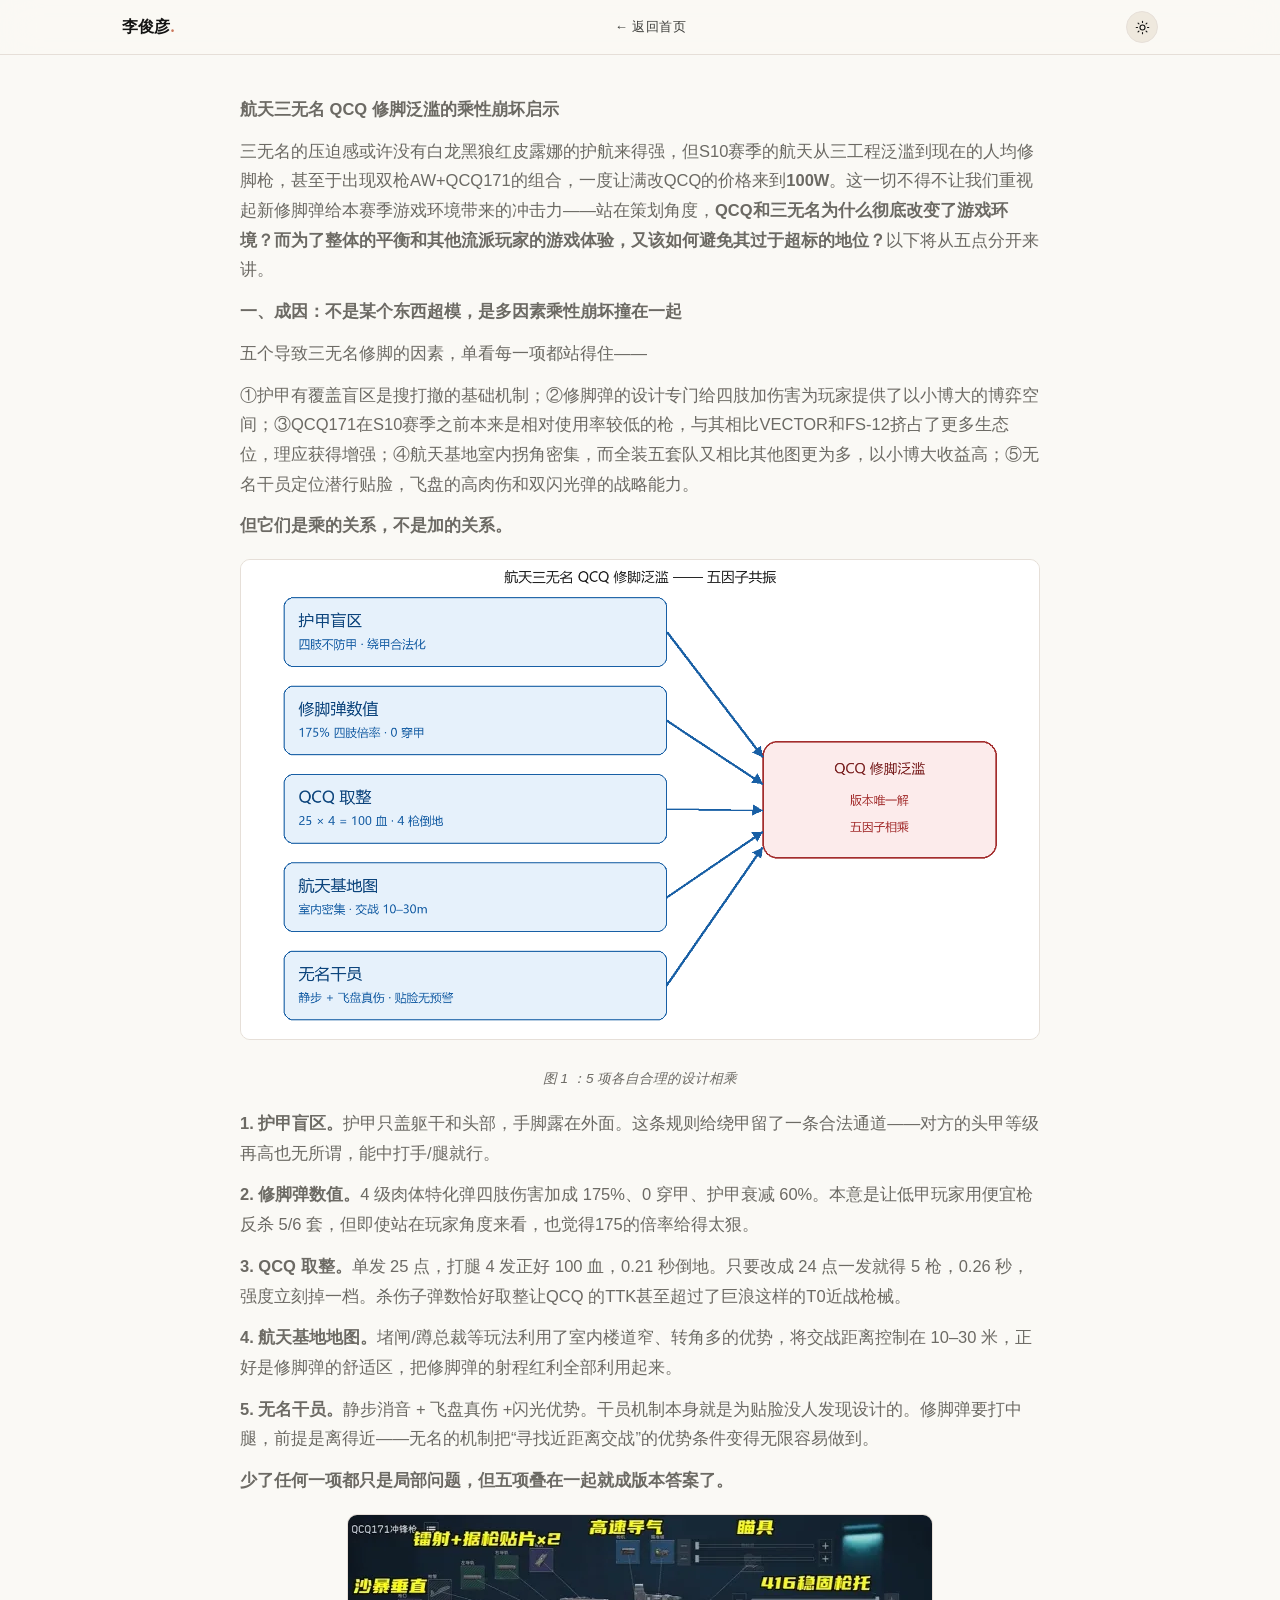
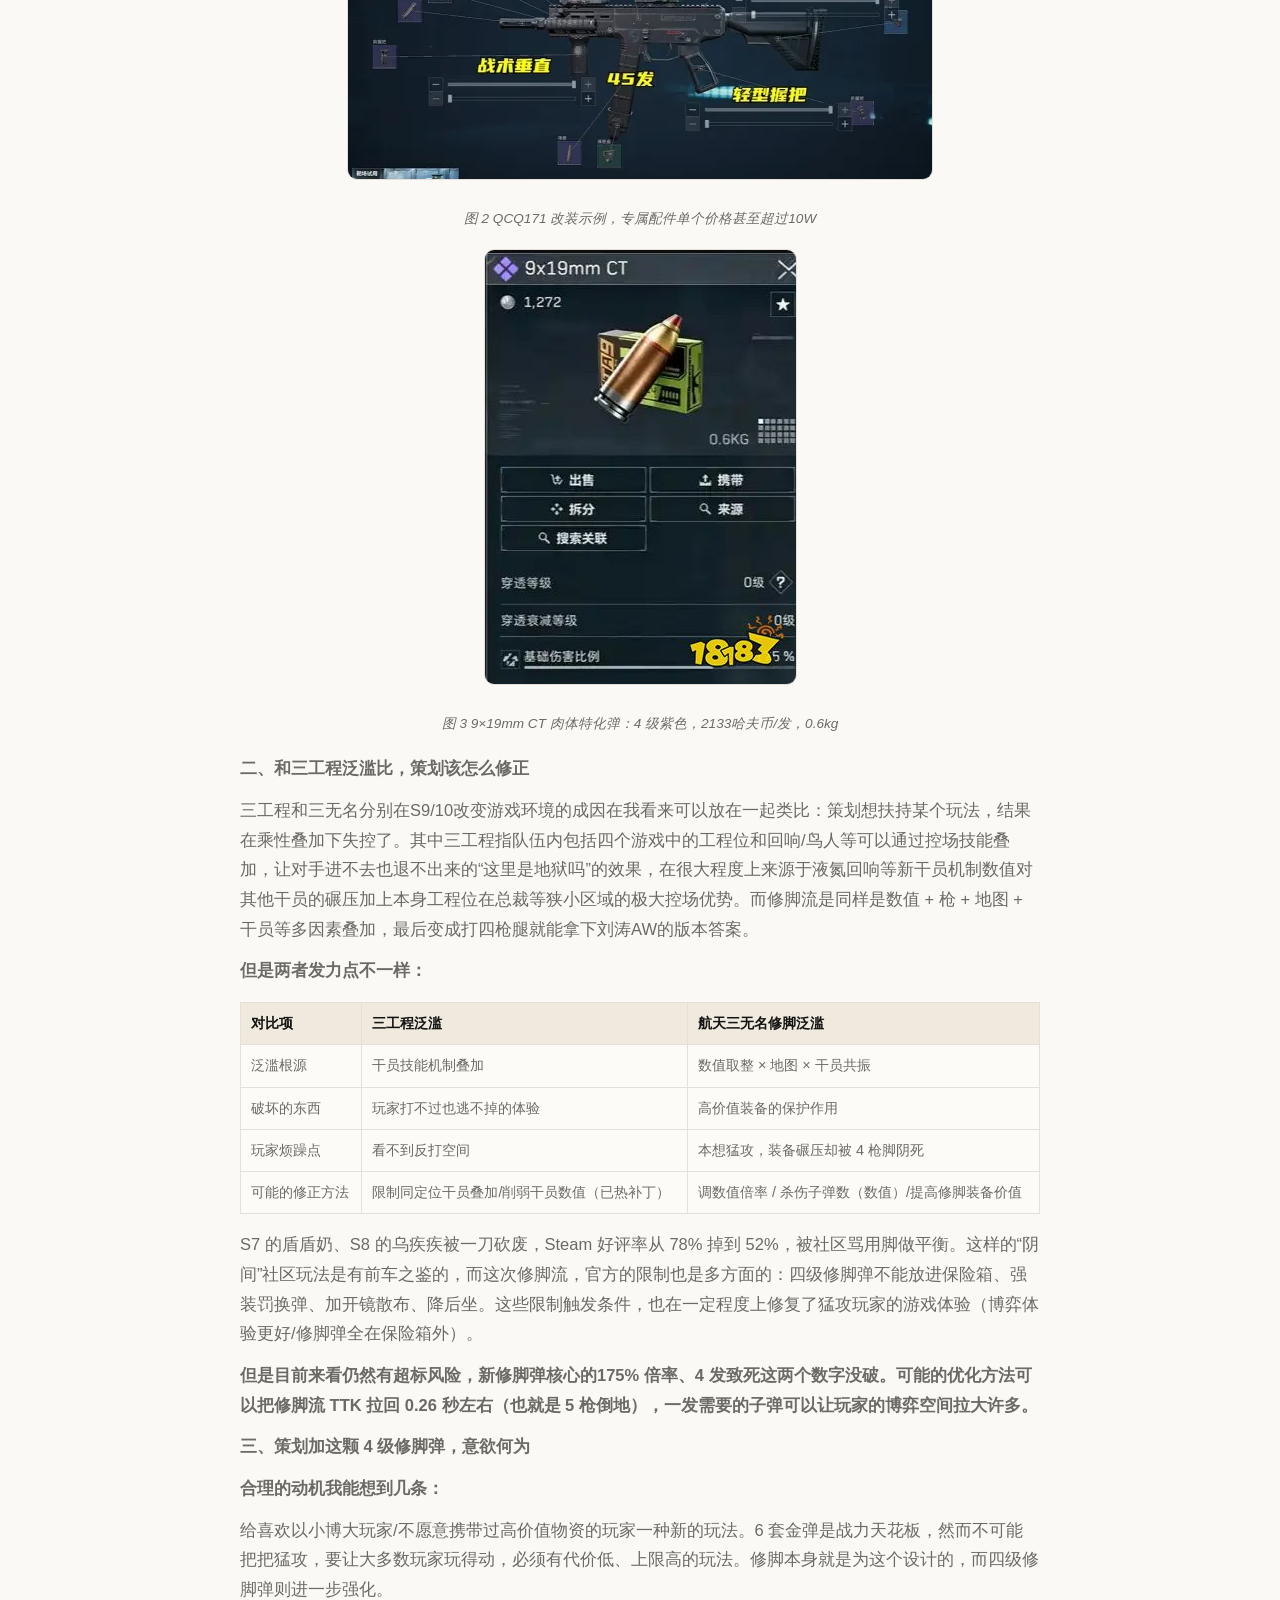
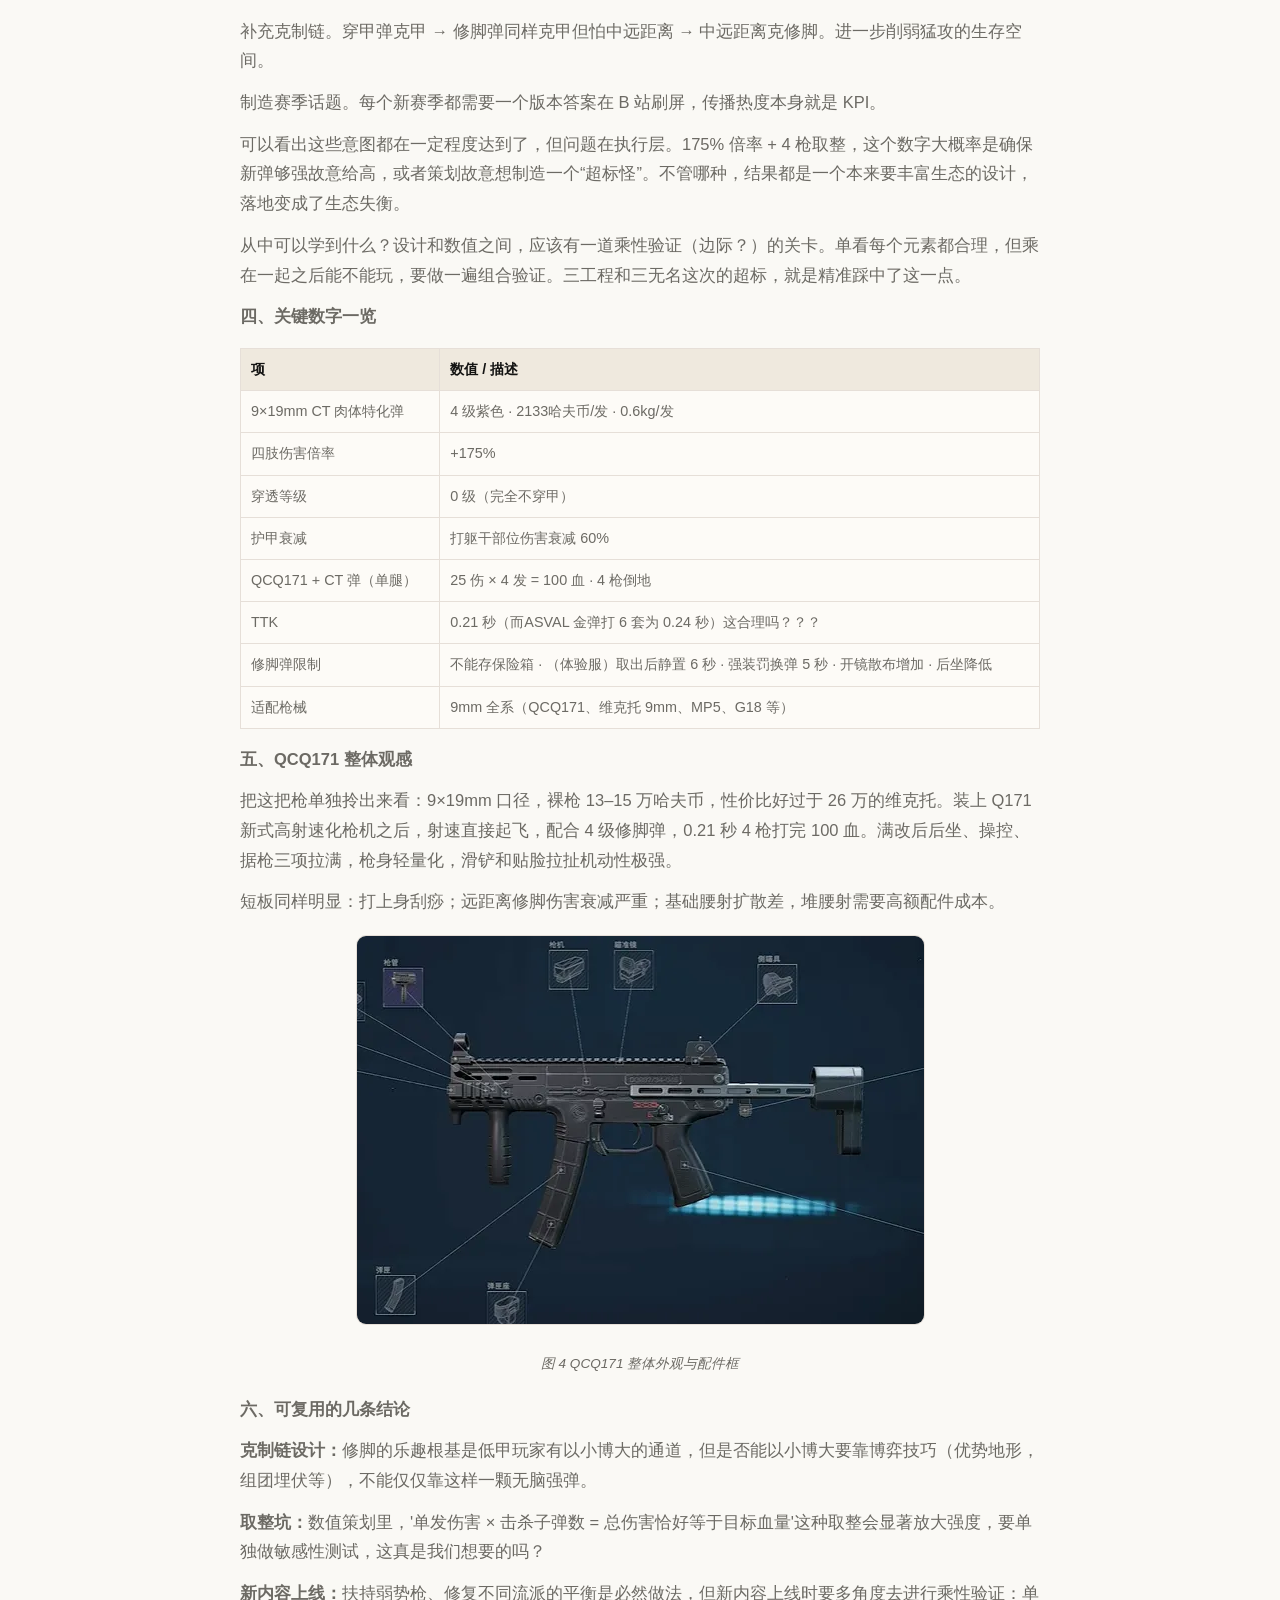
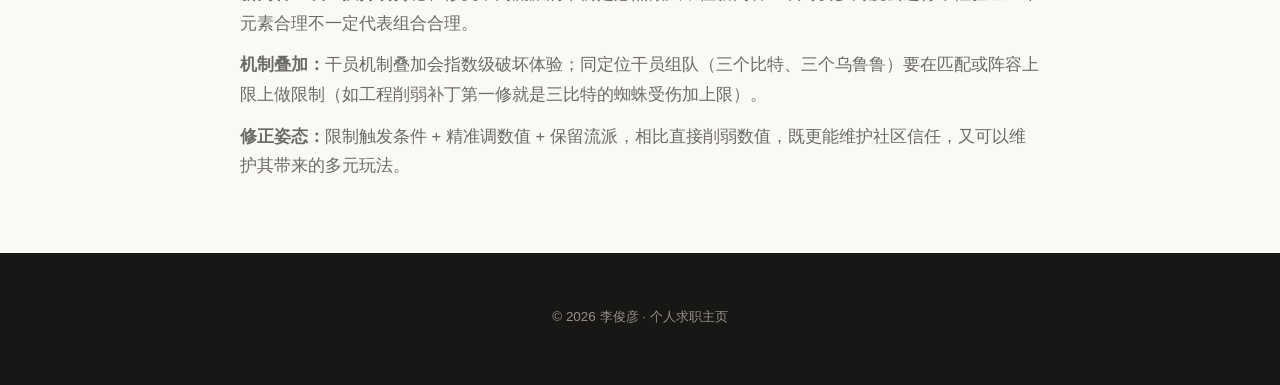
<file: xiujiao.html>
<!DOCTYPE html>
<html lang="zh-CN">
<head>
  <meta charset="UTF-8" />
  <meta name="viewport" content="width=device-width, initial-scale=1.0" />
  <title>航天三无名 QCQ 修脚泛滥 · 乘性崩坏启示 · 李俊彦</title>
  <meta name="description" content="航天三无名 QCQ 修脚泛滥 · 乘性崩坏启示 · 李俊彦" />
  <link rel="stylesheet" href="assets/styles.css" />
  <link rel="stylesheet" href="assets/doc.css" />
  <link rel="icon" href="assets/avatar.svg" type="image/svg+xml" />
</head>
<body>
  <header class="nav" id="nav">
    <div class="nav__inner">
      <a href="index.html" class="nav__logo">李俊彦<span>.</span></a>
      <nav class="nav__links" id="navLinks">
        <a href="index.html">← 返回首页</a>
      </nav>
      <div class="nav__actions">
        <button class="theme-toggle" id="themeToggle" aria-label="切换主题">
          <svg class="icon-sun" viewBox="0 0 24 24" width="20" height="20"><circle cx="12" cy="12" r="4"/><path d="M12 2v2M12 20v2M4.9 4.9l1.4 1.4M17.7 17.7l1.4 1.4M2 12h2M20 12h2M4.9 19.1l1.4-1.4M17.7 6.3l1.4-1.4"/></svg>
          <svg class="icon-moon" viewBox="0 0 24 24" width="20" height="20"><path d="M21 12.8A9 9 0 1 1 11.2 3a7 7 0 0 0 9.8 9.8z"/></svg>
        </button>
        <button class="nav__burger" id="navBurger" aria-label="菜单"><span></span><span></span><span></span></button>
      </div>
    </div>
  </header>
  <main class="container">
    <article class="doc">
      <p><strong>航天三无名 QCQ 修脚泛滥</strong><strong>的乘性崩坏启示</strong></p>
      <p>三无名的压迫感或许没有白龙黑狼红皮露娜的护航来得强，但S10赛季的航天从三工程泛滥到现在的人均修脚枪，甚至于出现双枪AW+QCQ171的组合，一度让满改QCQ的价格来到<strong>100W</strong>。这一切不得不让我们重视起新修脚弹给本赛季游戏环境带来的冲击力——站在策划角度，<strong>QCQ和三无名为什么彻底改变了游戏环境？而为了整体的平衡和其他流派玩家的游戏体验，又该如何避免其过于超标的地位？</strong>以下将从五点分开来讲。</p>
      <p><strong>一、成因：不是某个东西超模，是</strong><strong>多因素乘性崩坏</strong><strong>撞在一起</strong></p>
      <p>五个导致三无名修脚的因素，单看每一项都站得住——</p>
      <p>①护甲有覆盖盲区是搜打撤的基础机制；②修脚弹的设计专门给四肢加伤害为玩家提供了以小博大的博弈空间；③QCQ171在S10赛季之前本来是相对使用率较低的枪，与其相比VECTOR和FS-12挤占了更多生态位，理应获得增强；④航天基地室内拐角密集，而全装五套队又相比其他图更为多，以小博大收益高；⑤无名干员定位潜行贴脸，飞盘的高肉伤和双闪光弹的战略能力。</p>
      <p><strong>但它们是乘的关系，不是加的关系。</strong></p>
      <figure><img src="assets/xiujiao/xiujiao_01.png" alt="xiujiao 图1" loading="lazy"/></figure>
      <p class="caption"><em>图 1 </em><em>：</em><em>5 项各自合理的设计相乘</em></p>
      <p><strong>1. 护甲盲区。</strong>护甲只盖躯干和头部，手脚露在外面。这条规则给绕甲留了一条合法通道——对方的头甲等级再高也无所谓，能中打手/腿就行。</p>
      <p><strong>2. 修脚弹数值。</strong>4 级肉体特化弹四肢伤害加成 175%、0 穿甲、护甲衰减 60%。本意是让低甲玩家用便宜枪反杀 5/6 套，但即使站在玩家角度来看，也觉得175的倍率给得太狠。</p>
      <p><strong>3. QCQ 取整。</strong>单发 25 点，打腿 4 发正好 100 血，0.21 秒倒地。只要改成 24 点一发就得 5 枪，0.26 秒，强度立刻掉一档。杀伤子弹数恰好取整让QCQ 的TTK甚至超过了巨浪这样的T0近战枪械。</p>
      <p><strong>4. 航天基地地图。</strong>堵闸/蹲总裁等玩法利用了室内楼道窄、转角多的优势，将交战距离控制在 10–30 米，正好是修脚弹的舒适区，把修脚弹的射程红利全部利用起来。</p>
      <p><strong>5. 无名干员。</strong>静步消音 + 飞盘真伤 +闪光优势。干员机制本身就是为贴脸没人发现设计的。修脚弹要打中腿，前提是离得近——无名的机制把“寻找近距离交战”的优势条件变得无限容易做到。</p>
      <p><strong>少了任何一项都只是局部问题，</strong><strong>但五项</strong><strong>叠在一起就成版本答案了。</strong></p>
      <figure><img src="assets/xiujiao/xiujiao_02.png" alt="xiujiao 图2" loading="lazy"/></figure>
      <p class="caption"><em>图 2 QCQ171 改装示例</em><em>，</em><em>专属配件单个价格甚至超过10W</em></p>
      <figure><img src="assets/xiujiao/xiujiao_03.png" alt="xiujiao 图3" loading="lazy"/></figure>
      <p class="caption"><em>图 3 9×19mm CT 肉体特化弹：4 级紫色，</em><em>2133</em><em>哈夫币/发，0.6kg</em></p>
      <p><strong>二、和三工程泛滥比，策划该怎么修正</strong></p>
      <p>三工程和三无名分别在S9/10改变游戏环境的成因在我看来可以放在一起类比：策划想扶持某个玩法，结果在乘性叠加下失控了。其中三工程指队伍内包括四个游戏中的工程位和回响/鸟人等可以通过控场技能叠加，让对手进不去也退不出来的“这里是地狱吗”的效果，在很大程度上来源于液氮回响等新干员机制数值对其他干员的碾压加上本身工程位在总裁等狭小区域的极大控场优势。而修脚流是同样是数值 + 枪 + 地图 + 干员等多因素叠加，最后变成打四枪腿就能拿下刘涛AW的版本答案。</p>
      <p><strong>但是两者</strong><strong>发力点不一样：</strong></p>
      <div class="table-wrap"><table class="doc-table">
      <tr><td><strong>对比项</strong></td><td><strong>三工程泛滥</strong></td><td><strong>航天三无名修脚泛滥</strong></td></tr>
      <tr><td>泛滥根源</td><td>干员技能机制叠加</td><td>数值取整 × 地图 × 干员共振</td></tr>
      <tr><td>破坏的东西</td><td>玩家打不过也逃不掉的体验</td><td>高价值装备的保护作用</td></tr>
      <tr><td>玩家烦躁点</td><td>看不到反打空间</td><td>本想猛攻，装备碾压却被 4 枪脚阴死</td></tr>
      <tr><td>可能的修正方法</td><td>限制同定位干员叠加/削弱干员数值（已热补丁）</td><td>调数值倍率 / 杀伤子弹数（数值）/提高修脚装备价值</td></tr>
      </table></div>
      <p>S7 的盾盾奶、S8 的乌疾疾被一刀砍废，Steam 好评率从 78% 掉到 52%，被社区骂用脚做平衡。这样的“阴间”社区玩法是有前车之鉴的，而这次修脚流，官方的限制也是多方面的：四级修脚弹不能放进保险箱、强装罚换弹、加开镜散布、降后坐。这些限制触发条件，也在一定程度上修复了猛攻玩家的游戏体验（博弈体验更好/修脚弹全在保险箱外）。</p>
      <p><strong>但</strong><strong>是目前来看仍然有超标风险，新修脚弹核心的</strong><strong>175% 倍率、4 发</strong><strong>致死</strong><strong>这两个数字没破。</strong><strong>可能的优化方法可以</strong><strong>把修脚流 TTK 拉回 0.26 秒左右（也就是 5 枪倒地），</strong><strong>一发需要的子弹可以让玩家的博弈空间拉大许多</strong><strong>。</strong></p>
      <p><strong>三、策划加这颗 4 级修脚弹，意欲何为</strong></p>
      <p><strong>合理的动机我能想到几条：</strong></p>
      <p>给喜欢以小博大玩家/不愿意携带过高价值物资的玩家一种新的玩法。6 套金弹是战力天花板，然而不可能把把猛攻，要让大多数玩家玩得动，必须有代价低、上限高的玩法。修脚本身就是为这个设计的，而四级修脚弹则进一步强化。</p>
      <p>补充克制链。穿甲弹克甲 → 修脚弹同样克甲但怕中远距离 → 中远距离克修脚。进一步削弱猛攻的生存空间。</p>
      <p>制造赛季话题。每个新赛季都需要一个版本答案在 B 站刷屏，传播热度本身就是 KPI。</p>
      <p>可以看出这些意图都在一定程度达到了，但问题在执行层。175% 倍率 + 4 枪取整，这个数字大概率是确保新弹够强故意给高，或者策划故意想制造一个“超标怪”。不管哪种，结果都是一个本来要丰富生态的设计，落地变成了生态失衡。</p>
      <p>从中可以学到什么？设计和数值之间，应该有一道乘性验证（边际？）的关卡。单看每个元素都合理，但乘在一起之后能不能玩，要做一遍组合验证。三工程和三无名这次的超标，就是精准踩中了这一点。</p>
      <p><strong>四、关键数字一览</strong></p>
      <div class="table-wrap"><table class="doc-table">
      <tr><td><strong>项</strong></td><td><strong>数值 / 描述</strong></td></tr>
      <tr><td>9×19mm CT 肉体特化弹</td><td>4 级紫色 · 2133哈夫币/发 · 0.6kg/发</td></tr>
      <tr><td>四肢伤害倍率</td><td>+175%</td></tr>
      <tr><td>穿透等级</td><td>0 级（完全不穿甲）</td></tr>
      <tr><td>护甲衰减</td><td>打躯干部位伤害衰减 60%</td></tr>
      <tr><td>QCQ171 + CT 弹（单腿）</td><td>25 伤 × 4 发 = 100 血 · 4 枪倒地</td></tr>
      <tr><td>TTK</td><td>0.21 秒（而ASVAL 金弹打 6 套为 0.24 秒）这合理吗？？？</td></tr>
      <tr><td>修脚弹限制</td><td>不能存保险箱 · （体验服）取出后静置 6 秒 · 强装罚换弹 5 秒 · 开镜散布增加 · 后坐降低</td></tr>
      <tr><td>适配枪械</td><td>9mm 全系（QCQ171、维克托 9mm、MP5、G18 等）</td></tr>
      </table></div>
      <p><strong>五、QCQ171 整体观感</strong></p>
      <p>把这把枪单独拎出来看：9×19mm 口径，裸枪 13–15 万哈夫币，性价比好过于 26 万的维克托。装上 Q171 新式高射速化枪机之后，射速直接起飞，配合 4 级修脚弹，0.21 秒 4 枪打完 100 血。满改后后坐、操控、据枪三项拉满，枪身轻量化，滑铲和贴脸拉扯机动性极强。</p>
      <p>短板同样明显：打上身刮痧；远距离修脚伤害衰减严重；基础腰射扩散差，堆腰射需要高额配件成本。</p>
      <figure><img src="assets/xiujiao/xiujiao_04.png" alt="xiujiao 图4" loading="lazy"/></figure>
      <p class="caption"><em>图 4 QCQ171 整体外观与配件框</em></p>
      <p><strong>六、可复用的几条结论</strong></p>
      <p><strong>克制链设计：</strong>修脚的乐趣根基是低甲玩家有以小博大的通道，但是否能以小博大要靠博弈技巧（优势地形，组团埋伏等），不能仅仅靠这样一颗无脑强弹。</p>
      <p><strong>取整坑：</strong>数值策划里，&#x27;单发伤害 × 击杀子弹数 = 总伤害恰好等于目标血量&#x27;这种取整会显著放大强度，要单独做敏感性测试，这真是我们想要的吗？</p>
      <p><strong>新内容上线：</strong>扶持弱势枪、修复不同流派的平衡是必然做法，但新内容上线时要多角度去进行乘性验证：单元素合理不一定代表组合合理。</p>
      <p><strong>机制叠加：</strong>干员机制叠加会指数级破坏体验；同定位干员组队（三个比特、三个乌鲁鲁）要在匹配或阵容上限上做限制（如工程削弱补丁第一修就是三比特的蜘蛛受伤加上限）。</p>
      <p><strong>修正姿态：</strong>限制触发条件 + 精准调数值 + 保留流派，相比直接削弱数值，既更能维护社区信任，又可以维护其带来的多元玩法。</p>
    </article>
  </main>
  <footer class="footer">
    <div class="container">
      <p>© <span id="year"></span> 李俊彦 · 个人求职主页</p>
    </div>
  </footer>
  <script src="assets/script.js"></script>
</body>
</html>
</file>
<file: assets/portfolio.css>
@charset "UTF-8";
:root{color-scheme:light;--bg:#f5f5f0;--surface:#fff;--surface-2:#ebeee7;--text:#222b28;--muted:#59655f;--primary:#246454;--accent:#ad623a;--border:#d9dfd7;--radius:12px;--maxw:1120px;--font-sans:"Segoe UI","Microsoft YaHei","PingFang SC",sans-serif;--font-mono:Consolas,"SFMono-Regular",monospace}
*{box-sizing:border-box}html{scroll-behavior:smooth;scroll-padding-top:88px}body{margin:0;background:var(--bg);color:var(--text);font:16px/1.8 var(--font-sans);-webkit-font-smoothing:antialiased}h1,h2,h3,h4,p{margin:0}h1,h2,h3,h4{line-height:1.4}a{color:inherit;text-decoration:none}button,input,select{font:inherit}button,a,input,select{-webkit-tap-highlight-color:transparent}button{cursor:pointer}a:focus-visible,button:focus-visible,input:focus-visible,select:focus-visible,summary:focus-visible{outline:3px solid #ad623a;outline-offset:5px}img,svg{max-width:100%}button:disabled{cursor:not-allowed;opacity:.55}.container{width:min(var(--maxw),calc(100% - 64px));margin-inline:auto}.site-header{position:sticky;top:0;z-index:20;background:rgba(245,245,240,.97);border-bottom:1px solid var(--border)}.nav-inner{min-height:76px;display:flex;justify-content:space-between;align-items:center;gap:24px}.brand{font-weight:750;letter-spacing:.03em;white-space:nowrap}.brand span{font-weight:400;color:var(--muted);font-size:12px;letter-spacing:0;margin-left:6px}.site-header nav{display:flex;align-items:center;gap:28px;font-size:14px}.site-header nav a{padding:10px 0}.site-header nav a:hover,.site-header nav a[aria-current=page]{color:var(--primary)}.site-header nav .nav-resume{padding:8px 15px;border:1px solid var(--text);border-radius:5px;font-weight:650}.skip-link{position:fixed;top:-100px;left:16px;padding:10px 18px;background:var(--text);color:#fff;z-index:50}.skip-link:focus{top:12px}.button{display:inline-flex;justify-content:center;align-items:center;gap:10px;min-height:46px;padding:10px 21px;border:1px solid var(--primary);background:var(--primary);color:#fff;border-radius:6px;font-size:14px;font-weight:600;line-height:1.5;transition:background .15s}.button:hover{background:#1c4f42}.button-secondary{background:transparent;border-color:var(--border);color:var(--text)}.button-secondary:hover{background:var(--surface-2)}.text-link{display:inline-flex;gap:14px;align-items:center;font-weight:600;font-size:14px;color:var(--primary);padding-block:9px}.text-link:hover{text-decoration:underline;text-underline-offset:5px}.eyebrow,.section-eyebrow{color:var(--primary);font:12px/1.5 var(--font-mono);letter-spacing:.1em;text-transform:uppercase;margin-bottom:16px}.muted{color:var(--muted)}.section-heading{display:flex;justify-content:space-between;align-items:flex-end;gap:24px;margin-bottom:32px}.section-heading h2{font-size:30px;letter-spacing:-.025em}.section-heading p{color:var(--muted)}.section-heading .eyebrow{color:var(--primary);margin-bottom:10px}.notice{font-size:13px;line-height:1.85;padding:16px 20px;border-left:3px solid var(--primary);background:#e9eee8;color:#47574e;margin:24px 0}.site-footer{border-top:1px solid var(--border);padding:28px 0 34px;color:var(--muted);font-size:12px}.site-footer .container{display:flex;justify-content:space-between;gap:24px}.site-footer a:hover{color:var(--primary)}.page-section{padding:72px 0;border-top:1px solid var(--border)}.pill{display:inline-block;padding:3px 10px;border:1px solid var(--border);border-radius:4px;color:var(--muted);font-size:12px}.section-kicker{font:12px var(--font-mono);color:var(--muted)}
@media(max-width:800px){.container{width:calc(100% - 40px)}.nav-inner{min-height:68px;gap:16px}.brand span{display:none}.site-header nav{gap:17px;font-size:13px}.section-heading{align-items:flex-start;flex-direction:column;gap:12px}.section-heading h2{font-size:27px}.page-section{padding:52px 0}.site-footer .container{flex-direction:column;gap:8px}}
@media(max-width:480px){.nav-inner{flex-wrap:wrap;padding:12px 0;gap:8px}.site-header nav{width:100%;justify-content:space-between;gap:8px}.site-header nav a{padding:4px 0}.site-header nav .nav-resume{padding:4px 10px}.brand{font-size:15px}.brand span{display:inline;font-size:11px}.button{padding-inline:16px}.notice{padding:14px 16px}}
@media(prefers-reduced-motion:reduce){html{scroll-behavior:auto}*,*::before,*::after{animation:none!important;transition:none!important}}
.sr-only{position:absolute;width:1px;height:1px;overflow:hidden;clip:rect(0,0,0,0);white-space:nowrap}.lead{color:var(--muted);font-size:16px;line-height:1.9}
</file>
<file: assets/home.css>
.home-hero{padding:72px 0 54px}.hero-grid{display:grid;grid-template-columns:1.35fr 1fr;gap:72px;align-items:center}.hero-heading{font-size:clamp(34px,3.9vw,50px);font-weight:650;line-height:1.45;letter-spacing:-.035em;margin:18px 0}.hero-heading em{font-style:normal;color:var(--primary)}.hero-intro{max-width:560px;font-size:15px;color:var(--muted);line-height:1.95}.hero-role{font-size:15px;font-weight:600;display:flex;align-items:center;gap:12px}.hero-role span{width:24px;height:2px;background:var(--primary)}.hero-links{display:flex;align-items:center;gap:28px;margin-top:26px}.resume-card{background:#fff;border:1px solid var(--border);border-radius:8px;padding:30px 30px 26px;box-shadow:0 7px 0 #e6e9e1}.resume-top{display:flex;justify-content:space-between;align-items:center;border-bottom:1px solid var(--border);padding-bottom:17px}.resume-top span{font:11px var(--font-mono);letter-spacing:.12em;color:var(--muted)}.resume-top b{font:12px var(--font-mono);color:var(--primary)}.resume-card h2{font-size:29px;letter-spacing:.09em;margin-top:22px}.resume-card>p{font-size:13px;color:var(--muted);margin-top:4px}.resume-facts{margin:22px 0 24px;display:grid;gap:13px}.resume-facts div{display:grid;grid-template-columns:58px 1fr;gap:12px;font-size:13px;line-height:1.7}.resume-facts dt{color:var(--muted)}.resume-facts dd{margin:0}.resume-card .button{width:100%}.resume-download{display:block;text-align:center;font-size:11px;color:var(--muted);margin-top:12px}.resume-download:hover{color:var(--primary);text-decoration:underline}.method-strip{margin-top:55px;border-top:1px solid var(--border);padding-top:20px;display:flex;justify-content:space-between;gap:20px;color:var(--muted);font-size:12px}.method-strip p{display:flex;gap:30px}.method-strip i{font:11px var(--font-mono);color:var(--primary);font-style:normal;margin-right:8px}.section-label{display:flex;align-items:center;gap:12px}.section-label span{font:12px var(--font-mono);color:var(--primary)}.about-layout{display:grid;grid-template-columns:1.2fr 1fr;gap:80px}.about-copy p{font-size:15px;line-height:2;margin-bottom:18px;color:var(--muted)}.about-copy strong{color:var(--text);font-weight:600}.ability-list{display:grid;gap:20px}.ability-row{display:grid;grid-template-columns:30px 1fr;gap:15px;border-bottom:1px solid var(--border);padding-bottom:19px}.ability-row:last-child{border:0}.ability-row>span{font:12px/1.8 var(--font-mono);color:var(--primary)}.ability-row h3{font-size:15px;font-weight:600;margin-bottom:5px}.ability-row p{font-size:13px;color:var(--muted);line-height:1.85}.internship-entry{background:#e9eee7;border:1px solid #d4ded2;border-radius:8px;display:grid;grid-template-columns:1fr 1.3fr;gap:56px;padding:36px 40px;margin-top:38px}.internship-entry h3{font-size:23px;margin:6px 0 10px}.internship-entry .eyebrow{margin:0}.internship-entry .role-line{font-size:13px;color:var(--muted)}.internship-entry>div:last-child{align-self:center}.internship-entry p{font-size:14px;color:var(--muted)}.internship-entry .text-link{margin-top:8px}.project-section{background:#fff}.project-section .section-heading>p{font-size:13px;max-width:390px}.projects{display:grid;grid-template-columns:1fr 1fr;gap:20px}.projects__group{grid-column:1/-1;padding:25px 0 5px}.projects__group h3{font-size:18px;font-weight:600}.projects__group p{font-size:12px;color:var(--muted);margin-top:5px}.card{border:1px solid var(--border);border-radius:8px;padding:27px 28px;display:flex;flex-direction:column;transition:border-color .15s;background:var(--bg)}.card:hover{border-color:#90a99a}.card__tag{font:11px/1.6 var(--font-mono);color:var(--primary);margin-bottom:16px}.card h3{font-size:18px;font-weight:600;line-height:1.6;letter-spacing:-.02em;margin-bottom:12px}.card__desc{font-size:13px;color:var(--muted);line-height:1.95;flex:1}.card__stack{display:flex;flex-wrap:wrap;gap:6px;margin:20px 0 14px}.card__stack span{font-size:11px;line-height:1.8;padding:2px 8px;color:var(--muted);background:#e9ede6;border-radius:3px}.card__links{display:flex;gap:14px;font-size:13px;font-weight:600;color:var(--primary)}.card__links a{padding-block:5px}.card__links a:hover{text-decoration:underline;text-underline-offset:4px}.contact-layout{display:flex;justify-content:space-between;align-items:center;gap:40px}.contact-layout h2{font-size:29px;margin-bottom:10px}.contact-layout p{color:var(--muted);font-size:14px}.contact-links{display:flex;flex-direction:column;gap:12px;font:14px var(--font-mono)}.contact-links a:hover{color:var(--primary)}.contact-links span{font:11px var(--font-mono);color:var(--muted);width:50px;display:inline-block;margin-right:12px}.mobile-project-link{display:none}
@media(max-width:900px){.hero-grid{gap:32px;grid-template-columns:1.15fr 1fr}.hero-heading{font-size:36px}.resume-card{padding:24px}.about-layout{gap:38px}.internship-entry{padding:30px;gap:30px}.method-strip p{gap:18px}}
@media(max-width:680px){.home-hero{padding:38px 0}.hero-grid{grid-template-columns:1fr;gap:30px}.hero-heading{font-size:35px;margin-block:16px}.hero-intro{font-size:14px}.hero-links{margin-top:16px}.resume-card{padding:22px}.resume-card h2{margin-top:16px}.resume-facts{margin-block:18px;gap:9px}.method-strip{margin-top:34px;display:block;padding-top:16px}.method-strip>span{display:none}.method-strip p{gap:0;justify-content:space-between;font-size:11px}.method-strip i{margin-right:5px}.about-layout{grid-template-columns:1fr;gap:20px}.about-copy p{font-size:14px}.ability-list{gap:16px}.internship-entry{grid-template-columns:1fr;gap:18px;padding:24px;margin-top:25px}.projects{grid-template-columns:1fr;gap:15px}.card{padding:24px}.card h3{font-size:17px}.projects__group{padding-top:20px}.contact-layout{align-items:flex-start;flex-direction:column;gap:26px}.contact-layout h2{font-size:26px}.contact-links{font-size:13px}.nav-home-contact{display:none}}
</file>
<file: assets/case.css>
.case-main{padding-top:54px;padding-bottom:72px}.case-intro{max-width:900px;margin-bottom:28px}.case-intro h1{font-size:clamp(28px,3.5vw,42px);letter-spacing:-.03em;margin-bottom:18px}.case-intro>p:not(.eyebrow){color:var(--muted);font-size:15px;max-width:800px}.case-intro .notice{max-width:none}.case-grid{display:grid;grid-template-columns:320px minmax(0,1fr);gap:22px;align-items:start}.control-panel,.result-panel{min-width:0;background:#fff;border:1px solid var(--border);border-radius:10px;padding:25px}.control-panel h2,.result-panel h2{font-size:20px;margin-bottom:16px}.control-panel h3,.result-panel h3{font-size:16px;margin:20px 0 12px}.control-panel .button{font-size:12px;padding:10px 13px}.field{display:grid;gap:7px;margin-block:14px}.field label,.field>span{font-size:13px;color:var(--muted)}input:not([type=range]),select{width:100%;min-height:42px;padding:8px 10px;border:1px solid #bcc8be;border-radius:5px;background:#fff;color:var(--text);font-size:14px}input[type=range]{width:100%;accent-color:var(--primary)}input[aria-invalid=true]{border-color:#ab3636}.field-row{display:flex;justify-content:space-between;align-items:center;gap:10px}.metric-grid{display:grid;grid-template-columns:repeat(3,minmax(0,1fr));gap:12px;margin-block:20px}.metric{padding:16px;background:var(--bg);border:1px solid var(--border);border-radius:7px;min-width:0}.metric small,.metric-label{color:var(--muted);font-size:12px;display:block}.metric strong{display:block;font:600 24px/1.6 var(--font-mono);color:var(--primary)}.metric p{font-size:12px;color:var(--muted)}.chart-wrap{border:1px solid var(--border);background:#fff;padding:16px;border-radius:8px;margin-block:20px;overflow:hidden}.chart-wrap svg{display:block;width:100%;height:auto}.table-wrap{overflow:auto;border:1px solid var(--border);border-radius:7px;margin:20px 0;max-width:100%}table{width:100%;border-collapse:collapse;font-size:13px;text-align:left}th,td{padding:12px 14px;border-bottom:1px solid var(--border);white-space:nowrap}th{background:var(--surface-2);font-weight:600}tr:last-child td{border-bottom:0}.case-section{margin-top:44px;padding-top:32px;border-top:1px solid var(--border)}.case-section h2{font-size:24px;margin-bottom:18px}.case-section h3{font-size:17px;margin:20px 0 10px}.case-section p,.case-section li{font-size:14px;color:var(--muted)}.case-section ul,.case-section ol{padding-left:22px}.status{font-size:13px;color:var(--primary);margin:12px 0}.legend{display:flex;gap:20px;flex-wrap:wrap;color:var(--muted);font-size:12px}.case-main details{border:1px solid var(--border);background:#fff;border-radius:7px;padding:16px 20px;margin-block:18px}.case-main summary{font-size:14px;font-weight:600;cursor:pointer}.case-main details p{font-size:13px;margin-top:14px;color:var(--muted)}.case-main code{font:12px/1.8 var(--font-mono);overflow-wrap:anywhere}.case-main [hidden]{display:none!important}
@media(max-width:1000px){.case-grid{grid-template-columns:280px minmax(0,1fr)}.metric-grid{grid-template-columns:repeat(2,minmax(0,1fr))}.control-panel,.result-panel{padding:20px}}
@media(max-width:760px){.case-main{padding-top:34px}.case-grid{grid-template-columns:1fr}.case-intro h1{font-size:29px}.case-intro>p:not(.eyebrow){font-size:14px}.metric-grid{grid-template-columns:repeat(2,minmax(0,1fr))}.chart-wrap{padding:8px}.metric{padding:12px}.metric strong{font-size:21px}th,td{padding:10px;font-size:12px}}
.metric-grid{grid-template-columns:repeat(2,minmax(0,1fr))}
.case-main .section-heading{display:block}.case-main .section-heading h2{font-size:24px;margin-bottom:15px}.case-main .section-heading .eyebrow{font-size:12px}.case-main .control-panel .section-heading h2,.case-main .result-panel .section-heading h2{font-size:20px}
</file>
<file: assets/styles.css>
/* ==========================================================================
   个人主页样式 · Claude(Anthropic) 编辑风版（design-md/claude/DESIGN.md）
   设计要点：暖奶油画布 #faf9f5 · 衬线(Songti/宋体)大标题 · 珊瑚 #cc785c 单一强调
            · 8px 直角按钮 / 12px 卡片圆角 · 浅奶油卡 + 深色 tile 交替节奏
            · 深色 footer 收尾 · 无阴影、无渐变，色块即层次
   主题：浅色 / 深色 自动切换，存储在 localStorage
   说明：doc.css 依赖 --border/--muted/--surface/--surface-2/--text 变量，均已保留
   ========================================================================== */

:root {
  /* ---- Claude tokens · light ---- */
  --primary: #cc785c;            /* coral — 全站唯一强调色 */
  --primary-hover: #a9583e;
  --sky: #e59b7a;                /* 深色面上的亮珊瑚（链接 / 编号 / 强调） */
  --accent: #cc785c;

  --bg: #faf9f5;                 /* canvas 奶油画布 */
  --bg-alt: #f5f0e8;             /* surface-soft 浅奶油（交替段 / 次级底） */
  --surface: #fdfbf7;            /* 微暖白卡片面（doc.css 正文容器） */
  --surface-2: #efe9de;          /* surface-card：chips / badge 底 */
  --surface-3: #e8e0d2;          /* surface-cream-strong */

  --text: #141413;               /* ink */
  --muted: #6c6a64;
  --border: #e6dfd8;             /* hairline */
  --border-strong: #d4c9ba;

  --tile-bg: #181715;            /* surface-dark 深色 tile */
  --tile-card: #252320;          /* surface-dark-elevated */
  --tile-text: #faf9f5;
  --tile-muted: #a09d96;
  --tile-line: rgba(250, 249, 245, 0.14);

  --nav-bg: rgba(250, 249, 245, 0.82);
  --nav-text: #3d3d3a;
  --nav-active: #a9583e;

  --shadow: none;
  --shadow-lg: none;
  --radius: 12px;                /* cards lg */
  --radius-sm: 8px;              /* buttons md */
  --maxw: 980px;
  --font: "Inter", -apple-system, BlinkMacSystemFont, "Segoe UI", Roboto,
    "PingFang SC", "Hiragino Sans GB", "Microsoft YaHei", "Noto Sans SC", sans-serif;
  --font-display: "Songti SC", "STSong", "Noto Serif SC", "Source Han Serif SC",
    "SimSun", Georgia, "Times New Roman", serif;
}

[data-theme="dark"] {
  --primary: #cc785c;
  --primary-hover: #e59b7a;
  --sky: #e59b7a;

  --bg: #181715;                 /* warm dark canvas */
  --bg-alt: #201f1c;
  --surface: #252320;
  --surface-2: #2a2824;
  --surface-3: #33302b;

  --text: #faf9f5;
  --muted: #a09d96;
  --border: rgba(250, 249, 245, 0.14);
  --border-strong: rgba(250, 249, 245, 0.28);

  --tile-bg: #10100f;            /* 比页面底更深的近黑，拉开层次 */
  --tile-card: #252320;
  --tile-text: #faf9f5;
  --tile-muted: #a09d96;
  --tile-line: rgba(250, 249, 245, 0.14);

  --nav-bg: rgba(24, 23, 21, 0.8);
  --nav-text: rgba(250, 249, 245, 0.78);
  --nav-active: #e59b7a;
}

* { box-sizing: border-box; margin: 0; padding: 0; }

html { scroll-behavior: smooth; scroll-padding-top: 64px; }

body {
  font-family: var(--font);
  background: var(--bg);
  color: var(--text);
  font-size: 16.5px;
  line-height: 1.75;
  -webkit-font-smoothing: antialiased;
  transition: background 0.35s ease, color 0.35s ease;
}

a { color: inherit; text-decoration: none; }

::selection { background: color-mix(in srgb, var(--primary) 24%, transparent); }

.container { max-width: var(--maxw); margin: 0 auto; padding: 0 24px; }
.container--narrow { max-width: 720px; }

/* ---------- 导航 · 奶油毛玻璃 + hairline ---------- */
.nav {
  position: sticky; top: 0; z-index: 100;
  background: var(--nav-bg);
  -webkit-backdrop-filter: saturate(160%) blur(18px);
  backdrop-filter: saturate(160%) blur(18px);
  border-bottom: 1px solid var(--border);
}
.nav__inner {
  max-width: 1080px; margin: 0 auto; padding: 0 22px;
  height: 54px; display: flex; align-items: center; justify-content: space-between;
}
.nav__logo {
  color: var(--text); font-weight: 600; font-size: 1.02rem;
  letter-spacing: 0.01em; white-space: nowrap; font-family: var(--font-display);
}
.nav__logo span { color: var(--primary); }
.nav__links {
  display: flex; gap: 30px; flex: 1;
  justify-content: center; padding: 0 12px;
}
.nav__links a {
  font-size: 0.82rem; color: var(--nav-text); font-weight: 500;
  letter-spacing: 0.03em; transition: color 0.2s; white-space: nowrap;
}
.nav__links a:hover { color: var(--text); }
.nav__actions { display: flex; align-items: center; gap: 10px; }
.theme-toggle {
  background: var(--surface-2); border: 1px solid var(--border);
  width: 32px; height: 32px; border-radius: 50%; cursor: pointer;
  display: grid; place-items: center; color: var(--text);
  transition: background 0.2s, transform 0.2s, border-color 0.2s;
}
.theme-toggle:hover { background: var(--surface-3); border-color: var(--border-strong); }
.theme-toggle:active { transform: scale(0.92); }
.theme-toggle svg { stroke: currentColor; fill: none; stroke-width: 1.8; stroke-linecap: round; width: 15px; height: 15px; }
.icon-moon { display: none; }
[data-theme="dark"] .icon-sun { display: none; }
[data-theme="dark"] .icon-moon { display: block; }
.nav__burger { display: none; background: none; border: none; cursor: pointer; flex-direction: column; gap: 5px; padding: 6px; }
.nav__burger span { width: 20px; height: 1.8px; background: var(--text); border-radius: 2px; }

/* ---------- Hero · 奶油底衬线大字 ---------- */
.hero {
  position: relative;
  display: flex; align-items: center; justify-content: center;
  text-align: center;
  padding: clamp(90px, 14vh, 150px) 24px clamp(76px, 11vh, 120px);
  background: var(--bg);
  border-bottom: 1px solid var(--border);
}
.hero__inner { position: relative; max-width: 840px; }
.hero__eyebrow {
  display: inline-block; color: var(--primary); font-size: 0.78rem;
  font-weight: 700; letter-spacing: 0.22em; text-transform: uppercase;
  background: color-mix(in srgb, var(--primary) 10%, transparent);
  border: 1px solid color-mix(in srgb, var(--primary) 26%, transparent);
  border-radius: 999px; padding: 7px 16px 6px; margin-bottom: 26px;
}
.hero__title {
  font-family: var(--font-display);
  font-size: clamp(3rem, 8vw, 4.9rem);
  font-weight: 600; line-height: 1.08;
  letter-spacing: 0.005em; color: var(--text);
}
.hero__sub {
  font-size: clamp(1.12rem, 2.3vw, 1.38rem); font-weight: 600;
  color: var(--text); margin-top: 16px; letter-spacing: 0;
}
.hero__lead {
  margin: 22px auto 38px; max-width: 640px;
  color: var(--muted); font-size: 1.02rem; line-height: 1.85;
}
.hero__lead strong { color: var(--text); font-weight: 600; }
.hero__cta { display: flex; gap: 12px; justify-content: center; align-items: center; flex-wrap: wrap; }
.hero__stats { margin-top: 46px; display: flex; gap: 12px; justify-content: center; flex-wrap: wrap; }
.hero__stats div {
  background: var(--surface); border: 1px solid var(--border); border-radius: var(--radius);
  padding: 14px 22px; min-width: 96px;
}
.hero__stats strong { display: block; font-size: 1.4rem; font-weight: 600; }
.hero__stats span { font-size: 0.8rem; color: var(--muted); }

/* ---------- 按钮 · Claude 8px 圆角 ---------- */
.btn {
  display: inline-flex; align-items: center; justify-content: center;
  gap: 6px; padding: 12px 22px; border-radius: var(--radius-sm);
  font-weight: 600; font-size: 0.95rem; cursor: pointer; line-height: 1.2;
  border: 1px solid transparent;
  transition: background 0.2s, color 0.2s, border-color 0.2s, transform 0.15s;
}
.btn:active { transform: scale(0.97); }
.btn--primary { background: var(--primary); color: #fff; }
.btn--primary:hover { background: var(--primary-hover); }
.btn--ghost,
.btn--outline {
  background: var(--bg); color: var(--text);
  border-color: var(--border-strong);
}
.btn--ghost:hover,
.btn--outline:hover { border-color: var(--text); }
.link-arrow { color: var(--primary); font-weight: 600; font-size: 0.98rem; padding: 12px 8px; }
.link-arrow:hover { text-decoration: underline; }

/* ---------- 通用 section · 奶油交替节奏 ---------- */
.section { padding: 96px 0; }
.section--alt { background: var(--bg-alt); }        /* 浅奶油 */
.section--dark {                                   /* 深色 tile */
  background: var(--tile-bg); color: var(--tile-text);
}
.section--dark .section__title { color: var(--tile-text); }
.section--dark .section__sub { color: var(--tile-muted); }
.section__eyebrow {
  display: block; text-align: center;
  font-size: 0.76rem; font-weight: 700; letter-spacing: 0.2em;
  text-transform: uppercase; color: var(--primary); margin-bottom: 14px;
}
.section__title {
  font-family: var(--font-display);
  font-size: clamp(2rem, 4.2vw, 2.7rem); font-weight: 600;
  letter-spacing: 0.002em; text-align: center; line-height: 1.2;
}
.section__sub { text-align: center; color: var(--muted); margin-top: 14px; margin-bottom: 52px; font-size: 0.95rem; }

/* ---------- About ---------- */
.about { display: grid; grid-template-columns: 1.1fr 0.9fr; gap: 56px; align-items: start; }
.about__text p { margin-bottom: 20px; color: var(--muted); }
.about__text strong { color: var(--text); font-weight: 600; }
.about__note {
  background: var(--surface-2); border-left: 3px solid var(--primary);
  padding: 16px 20px; border-radius: var(--radius-sm);
  font-size: 0.93rem; color: var(--text);
}
.about__note em { color: var(--primary); font-style: normal; font-weight: 600; }
.about__cards { display: grid; grid-template-columns: 1fr 1fr; gap: 16px; }
.mini-card {
  background: var(--surface); border: 1px solid var(--border); border-radius: var(--radius);
  padding: 26px 24px; transition: transform 0.25s, border-color 0.25s;
}
.mini-card:hover { transform: translateY(-2px); border-color: var(--border-strong); }
.mini-card__icon {
  font-family: var(--font-display);
  font-size: 1.05rem; font-weight: 600; color: var(--primary);
  letter-spacing: 0.02em; margin-bottom: 14px;
  font-variant-numeric: tabular-nums;
}
.mini-card h3 { font-size: 1.02rem; font-weight: 600; margin-bottom: 6px; }
.mini-card p { font-size: 0.88rem; color: var(--muted); line-height: 1.65; }

/* ---------- 技能（备用） ---------- */
.skills { display: grid; grid-template-columns: 1fr 1fr; gap: 22px; }
.skill-group {
  background: var(--surface); border: 1px solid var(--border); border-radius: var(--radius);
  padding: 28px;
}
.skill-group h3 { font-size: 1.05rem; font-weight: 600; margin-bottom: 18px; }
.skill-group ul { list-style: none; display: grid; gap: 14px; }
.skill-group li { display: grid; gap: 6px; font-size: 0.92rem; }
.skill-group li span { color: var(--muted); }
.bar { height: 6px; border-radius: 99px; background: var(--surface-2); position: relative; overflow: hidden; }
.bar::after {
  content: ""; position: absolute; inset: 0; width: var(--v);
  background: var(--primary); border-radius: 99px;
  transform-origin: left; animation: grow 1.1s cubic-bezier(.2,.8,.2,1) both;
}
@keyframes grow { from { transform: scaleX(0); } }

/* ---------- 项目卡片 ---------- */
.projects { display: grid; grid-template-columns: 1fr 1fr; gap: 22px; }
.projects__group {
  grid-column: 1 / -1;
  margin-top: 22px; padding: 8px 0 6px;
  border-top: 1px solid var(--border);
}
.projects__group h3 {
  font-family: var(--font-display);
  font-size: 1.28rem; font-weight: 600; margin: 0; color: var(--text);
  display: flex; align-items: center; gap: 12px; letter-spacing: 0.002em;
}
.projects__group h3::before { content: "▍"; color: var(--primary); font-size: 1.15rem; }
.projects__group p { margin: 6px 0 0; color: var(--muted); font-size: 0.9rem; }
.card {
  background: var(--surface); border: 1px solid var(--border); border-radius: var(--radius);
  padding: 30px 28px; position: relative;
  transition: transform 0.25s, border-color 0.25s;
  display: flex; flex-direction: column;
}
.card:hover { transform: translateY(-3px); border-color: var(--border-strong); }
.card__tag {
  align-self: flex-start; font-size: 0.72rem; font-weight: 700;
  letter-spacing: 0.14em; margin-bottom: 16px; text-transform: uppercase;
}
.card__tag--tech { color: var(--muted); }
.card__tag--design { color: var(--primary); }
.card h3 { font-size: 1.18rem; font-weight: 600; margin-bottom: 10px; letter-spacing: -0.006em; line-height: 1.42; }
.card__desc { color: var(--muted); font-size: 0.93rem; flex: 1; line-height: 1.8; }
.card__stack { display: flex; flex-wrap: wrap; gap: 6px; margin: 20px 0; }
.card__stack span {
  font-size: 0.76rem; font-weight: 500; padding: 4px 12px; border-radius: 999px;
  background: var(--surface-2); color: var(--text);
}
.card__links { display: flex; gap: 18px; }
.card__links a { color: var(--primary); font-weight: 600; font-size: 0.92rem; }
.card__links a:hover { text-decoration: underline; }

/* ---------- 数值专版（深色 tile） ---------- */
.design { display: grid; gap: 16px; }
.design__item {
  display: flex; gap: 24px; align-items: flex-start;
  background: var(--tile-card); border: 1px solid var(--tile-line);
  border-radius: var(--radius); padding: 28px 30px;
}
.design__num {
  font-family: var(--font-display);
  font-size: 1.2rem; font-weight: 600; color: var(--sky);
  flex-shrink: 0; min-width: 44px; letter-spacing: 0.01em;
  font-variant-numeric: tabular-nums;
}
.design__item h3 { font-size: 1.1rem; font-weight: 600; margin-bottom: 6px; color: var(--tile-text); }
.design__item p { color: var(--tile-muted); font-size: 0.94rem; line-height: 1.8; }
.design__cta { display: flex; gap: 14px; justify-content: center; margin-top: 44px; flex-wrap: wrap; }
.section--dark .section__eyebrow { color: var(--sky); }
.section--dark .section__sub { margin-bottom: 44px; }
.section--dark .btn--primary { background: var(--primary); color: #fff; }
.section--dark .btn--primary:hover { background: var(--primary-hover); }
.section--dark .btn--ghost,
.section--dark .btn--outline {
  background: var(--tile-card); color: var(--tile-text);
  border-color: var(--tile-line);
}
.section--dark .btn--ghost:hover,
.section--dark .btn--outline:hover { border-color: var(--tile-text); }
.section--dark .link-arrow { color: var(--sky); }

/* ---------- 简历 ---------- */
.resume-box {
  text-align: center; background: var(--surface); border: 1px solid var(--border);
  border-radius: var(--radius); padding: 60px 44px;
}
.resume-box h3 { font-size: 1.32rem; font-weight: 600; margin-bottom: 12px; letter-spacing: -0.006em; }
.resume-box p { color: var(--muted); max-width: 480px; margin: 0 auto 28px; }
.resume-box__actions { display: flex; gap: 12px; justify-content: center; flex-wrap: wrap; }

/* ---------- 联系 ---------- */
.contact { display: grid; grid-template-columns: 1fr 1fr; gap: 16px; }
.contact__item {
  display: flex; gap: 16px; align-items: center; background: var(--surface);
  border: 1px solid var(--border); border-radius: var(--radius); padding: 22px 24px;
  transition: transform 0.25s, border-color 0.25s;
}
.contact__item:hover { transform: translateY(-2px); border-color: var(--border-strong); }
.contact__ic { color: var(--primary); flex-shrink: 0; display: grid; place-items: center; }
.contact__ic svg { width: 26px; height: 26px; }
.contact__item strong { display: block; font-size: 0.8rem; color: var(--muted); font-weight: 700; letter-spacing: 0.14em; margin-bottom: 4px; text-transform: uppercase; }
.contact__item span span { font-size: 1.02rem; }

/* ---------- Footer · Claude 深色收尾 ---------- */
.footer {
  background: var(--tile-bg); color: var(--tile-muted);
  padding: 52px 0 56px; text-align: center; font-size: 0.84rem;
}
.footer .container p { opacity: 0.9; }
.footer__hint { font-size: 0.78rem; margin-top: 8px; opacity: 0.75; color: var(--tile-muted); }

/* ---------- 滚动揭示动画 ---------- */
.reveal { opacity: 0; transform: translateY(20px); transition: opacity 0.7s ease, transform 0.7s ease; }
.reveal.is-visible { opacity: 1; transform: none; }

/* ---------- 响应式 ---------- */
@media (max-width: 860px) {
  .about, .skills, .projects, .contact { grid-template-columns: 1fr; }
  .about__cards { grid-template-columns: 1fr 1fr; }
  .nav { position: sticky; }
  .nav__links {
    position: fixed; inset: 54px 0 auto 0; flex-direction: column; gap: 0;
    background: var(--bg); border-bottom: 1px solid var(--border);
    padding: 8px 24px 18px; transform: translateY(-130%); transition: transform 0.3s;
  }
  .nav__links.open { transform: none; }
  .nav__links a { padding: 14px 0; border-bottom: 1px solid var(--border); font-size: 0.95rem; }
  .nav__links a:last-child { border-bottom: none; }
  .nav__burger { display: flex; }
  .section { padding: 72px 0; }
}
@media (max-width: 640px) {
  .about__cards, .contact { grid-template-columns: 1fr; }
  .hero { padding-top: 76px; }
}
@media (max-width: 520px) {
  .section { padding: 60px 0; }
  .hero__stats div { min-width: 78px; padding: 12px 14px; }
  .btn { padding: 11px 20px; font-size: 0.93rem; }
}

@media (prefers-reduced-motion: reduce) {
  * { animation: none !important; scroll-behavior: auto; }
  .reveal { opacity: 1; transform: none; }
}
</file>
<file: assets/doc.css>
/* ------------------------------------------------------------------
   文档正文样式（简历 / 拆解报告）
   ------------------------------------------------------------------ */
article.doc { max-width: 800px; margin: 40px auto 0; padding: 0 0 60px; }
article.doc .doc-h1 { font-family: var(--font-display); font-size: clamp(1.8rem, 4vw, 2.6rem); font-weight: 600; margin: 0 0 18px; color: var(--text); letter-spacing: 0.005em; }
article.doc .doc-h2 { font-family: var(--font-display); font-size: 1.4rem; font-weight: 600; margin: 40px 0 14px; padding-bottom: 8px; border-bottom: 2px solid var(--primary); color: var(--text); letter-spacing: 0.005em; }
article.doc .doc-h3 { font-size: 1.16rem; font-weight: 700; margin: 24px 0 8px; color: var(--text); }
article.doc .doc-h4 { font-size: 1rem; font-weight: 700; margin: 18px 0 6px; color: var(--text); }
article.doc p { margin: 12px 0; color: var(--muted); line-height: 1.8; }
article.doc .lead { font-size: 1.1rem; color: var(--text); font-weight: 600; }
article.doc ul.doc-ul { list-style: none; margin: 12px 0; padding-left: 0; }
article.doc ul.doc-ul li { position: relative; padding-left: 20px; margin: 8px 0; color: var(--muted); }
article.doc ul.doc-ul li::before { content: ""; position: absolute; left: 4px; top: 11px; width: 6px; height: 6px; background: var(--text); border-radius: 1px; }
article.doc blockquote { margin: 16px 0; padding: 14px 18px; background: var(--surface-2); border-left: 3px solid var(--text); color: var(--muted); font-size: 0.95rem; border-radius: 0 8px 8px 0; }
article.doc figure { margin: 18px 0; text-align: center; }
article.doc figure img { max-width: 100%; height: auto; border: 1px solid var(--border); border-radius: 10px; background: #fff; }
article.doc .caption { font-size: 0.85rem; color: var(--muted); text-align: center; margin: 6px 0 18px; }
.table-wrap { margin: 16px 0; overflow-x: auto; }
table.doc-table { border-collapse: collapse; width: 100%; font-size: 0.9rem; background: var(--surface); }
table.doc-table td { border: 1px solid var(--border); padding: 8px 10px; color: var(--muted); vertical-align: top; }
table.doc-table tr:first-child td { background: var(--surface-2); font-weight: 700; color: var(--text); }
/* 文档页返回首页链接在移动端不折叠 */
@media (max-width: 860px) { .nav__links { transform: none; position: static; box-shadow: none; border: none; } .nav__burger { display: none; } }

/* TTK 计算展示装置 内嵌预览 */
.doc-note { margin: 12px 0; padding: 10px 14px; background: var(--surface-2); border: 1px solid var(--border); border-radius: 8px; color: var(--muted); font-size: 0.9rem; line-height: 1.7; }
.doc-note a { color: var(--text); font-weight: 700; }
.ttk-embed { margin: 18px 0 4px; border: 1px solid var(--border); border-radius: 12px; overflow: hidden; background: #0d1117; }
.ttk-embed iframe { width: 100%; height: 860px; border: 0; display: block; }
@media (max-width: 700px) { .ttk-embed iframe { height: 780px; } }
</file>
<file: assets/internship.css>
.internship-page{padding:58px 0 76px}.internship-hero{max-width:950px;padding-bottom:50px}.internship-hero h1{font-size:clamp(30px,3.7vw,44px);letter-spacing:-.03em;margin:12px 0 20px}.internship-meta{display:flex;flex-wrap:wrap;gap:8px 20px;font-size:13px;color:var(--primary);margin:16px 0}.internship-intro{font-size:16px;color:var(--muted);max-width:780px;line-height:2}.hero-actions{display:flex;gap:12px;flex-wrap:wrap;margin-top:26px}.internship-section{padding:45px 0;border-top:1px solid var(--border);scroll-margin-top:85px}.internship-section>.section-heading{margin-bottom:25px}.internship-section>.section-heading h2{font-size:28px}.internship-section>.section-heading p{font-size:14px;max-width:750px}.internship-section .section-heading .eyebrow{font-size:12px}.responsibility-grid{display:grid;grid-template-columns:repeat(3,1fr);gap:18px}.responsibility-card,.growth-note,.ownership-card,.demo-card{padding:26px;background:#fff;border:1px solid var(--border);border-radius:9px;min-width:0}.item-number,.step-number{font:12px/1.7 var(--font-mono);color:var(--primary);display:block;margin-bottom:16px}.responsibility-card h3,.growth-note h3,.ownership-card h3{font-size:18px;margin-bottom:12px}.responsibility-card p,.growth-note p,.ownership-card p{font-size:14px;color:var(--muted);line-height:1.95}.growth-grid{display:grid;grid-template-columns:1fr 1fr;gap:20px}.growth-note p+p{margin-top:14px}.growth-note strong{color:var(--text);font-weight:600}.workflow-list{padding:0;margin:28px 0 0;list-style:none;display:grid;gap:0}.workflow-step{display:grid;grid-template-columns:48px 1fr;gap:20px;border-bottom:1px solid var(--border);padding:22px 0}.workflow-step:last-child{border:0}.workflow-step h3{font-size:17px;margin-bottom:7px}.workflow-step p{font-size:14px;color:var(--muted);max-width:860px}.step-number{margin-top:4px}.ownership-grid{display:grid;grid-template-columns:1fr 1fr;gap:20px}.ownership-card{background:#e9eee7;border-color:#d4ded2}.ownership-card h3{font-size:15px}.demo-grid{display:grid;grid-template-columns:1fr 1fr;gap:20px}.demo-card{display:flex;flex-direction:column;padding:30px}.demo-tag{font:11px var(--font-mono);letter-spacing:.08em;color:var(--primary);margin-bottom:18px}.demo-card h3{font-size:23px;margin-bottom:14px}.demo-card>p{font-size:14px;color:var(--muted)}.demo-details{padding:0;list-style:none;border-top:1px solid var(--border);margin:22px 0;padding-top:18px;flex:1}.demo-details li{font-size:13px;color:var(--muted);padding:4px 0}.demo-details li::before{content:"↳";margin-right:9px;color:var(--primary)}.demo-card .button{align-self:flex-start}.public-note{padding:19px 22px;border-left:3px solid var(--primary);background:#e9eee7;color:var(--muted);font-size:13px;line-height:1.95;margin:24px 0}.internship-closing{padding-top:30px;display:flex;gap:12px;flex-wrap:wrap}.internship-section ul:not(.workflow-list):not(.demo-details){padding-left:20px;font-size:14px;color:var(--muted)}
@media(max-width:800px){.internship-page{padding-top:34px}.internship-hero{padding-bottom:32px}.internship-intro{font-size:14px}.responsibility-grid{grid-template-columns:1fr}.responsibility-card{padding:22px}.responsibility-card .item-number{margin-bottom:8px}.internship-section{padding-block:32px}.growth-grid,.ownership-grid,.demo-grid{grid-template-columns:1fr}.demo-card{padding:24px}.workflow-step{grid-template-columns:24px 1fr;gap:14px}.internship-section>.section-heading h2{font-size:25px}}
.internship-section>h2.section-heading{display:block;font-size:28px;line-height:1.5;margin-bottom:20px}.internship-section>.muted{font-size:14px;margin:-5px 0 25px}.demo-details dt{font-size:12px;color:var(--primary);margin-bottom:8px}.demo-details dd{margin:0;font-size:13px;color:var(--muted);line-height:1.9}.internship-closing{display:block}.internship-closing .hero-actions{margin-top:22px}.demo-card h3{font-size:21px}.demo-card h3 a:hover{color:var(--primary)}
</file>
